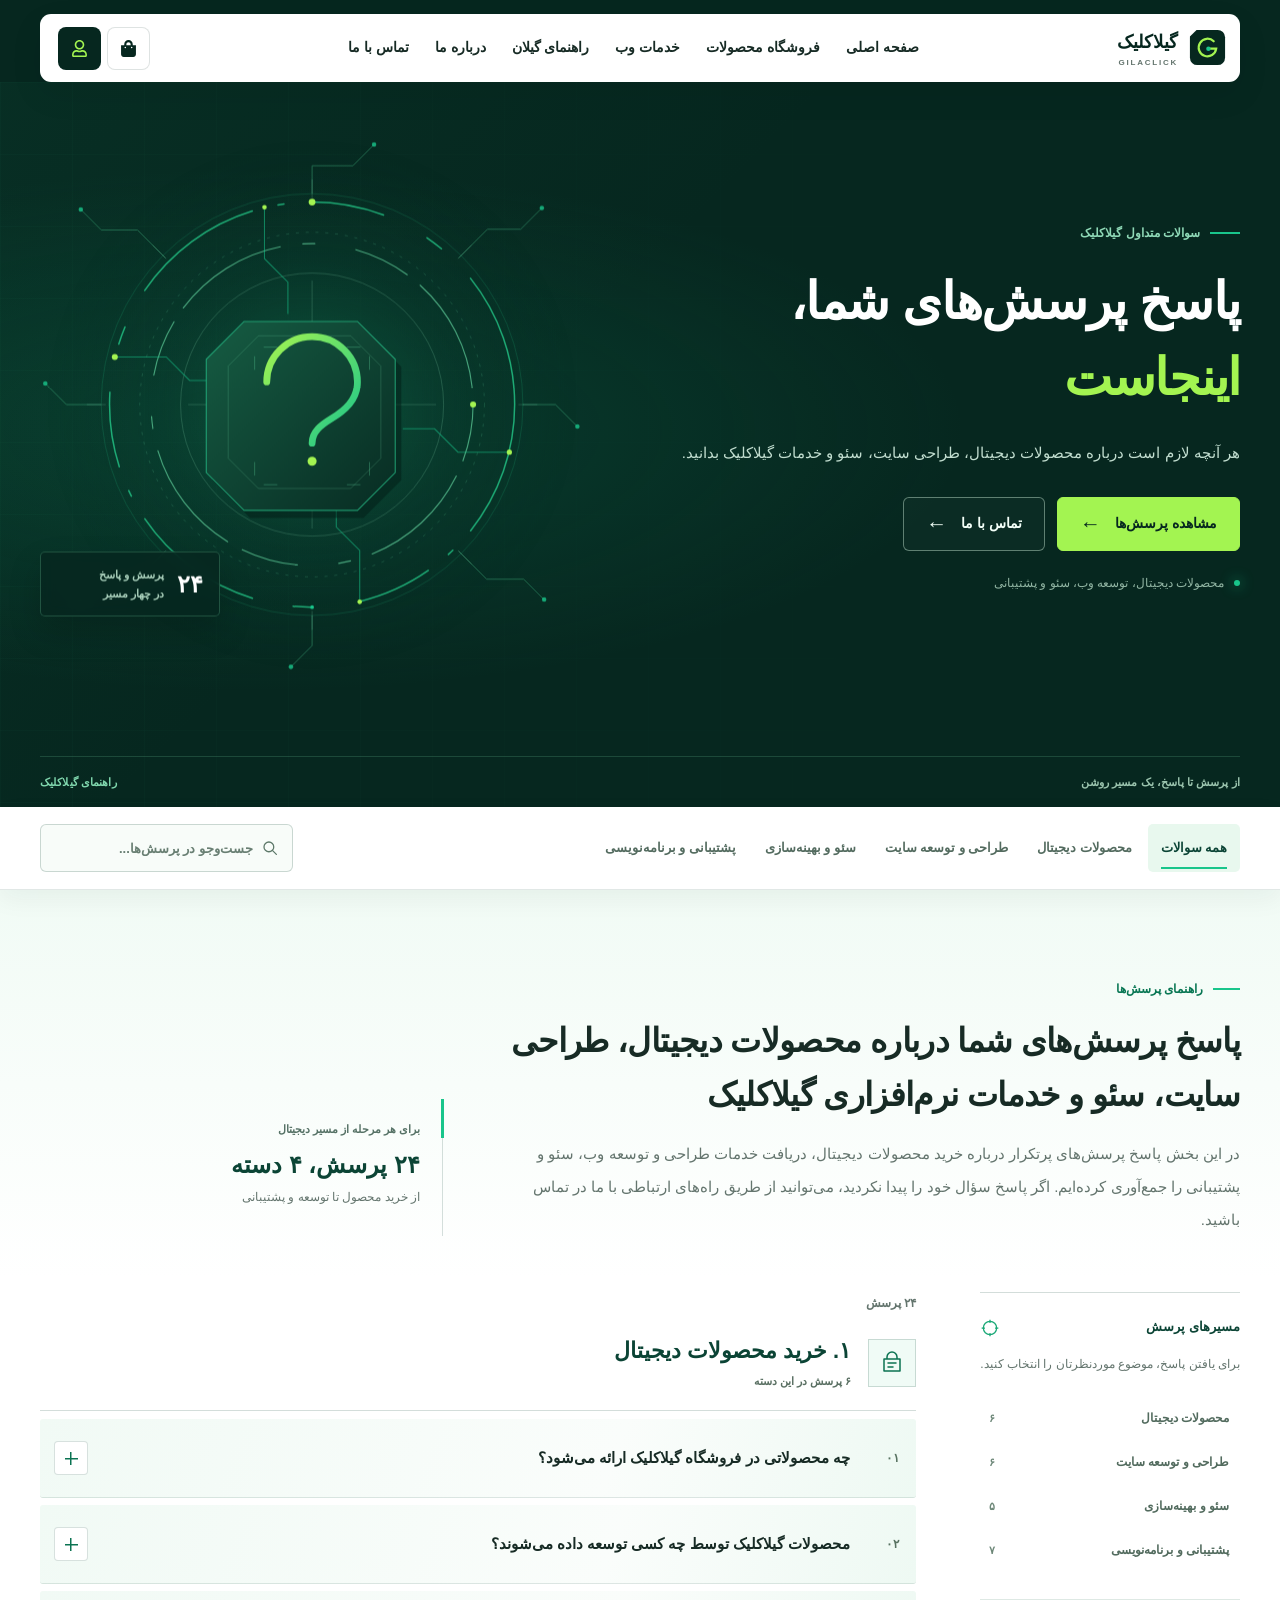
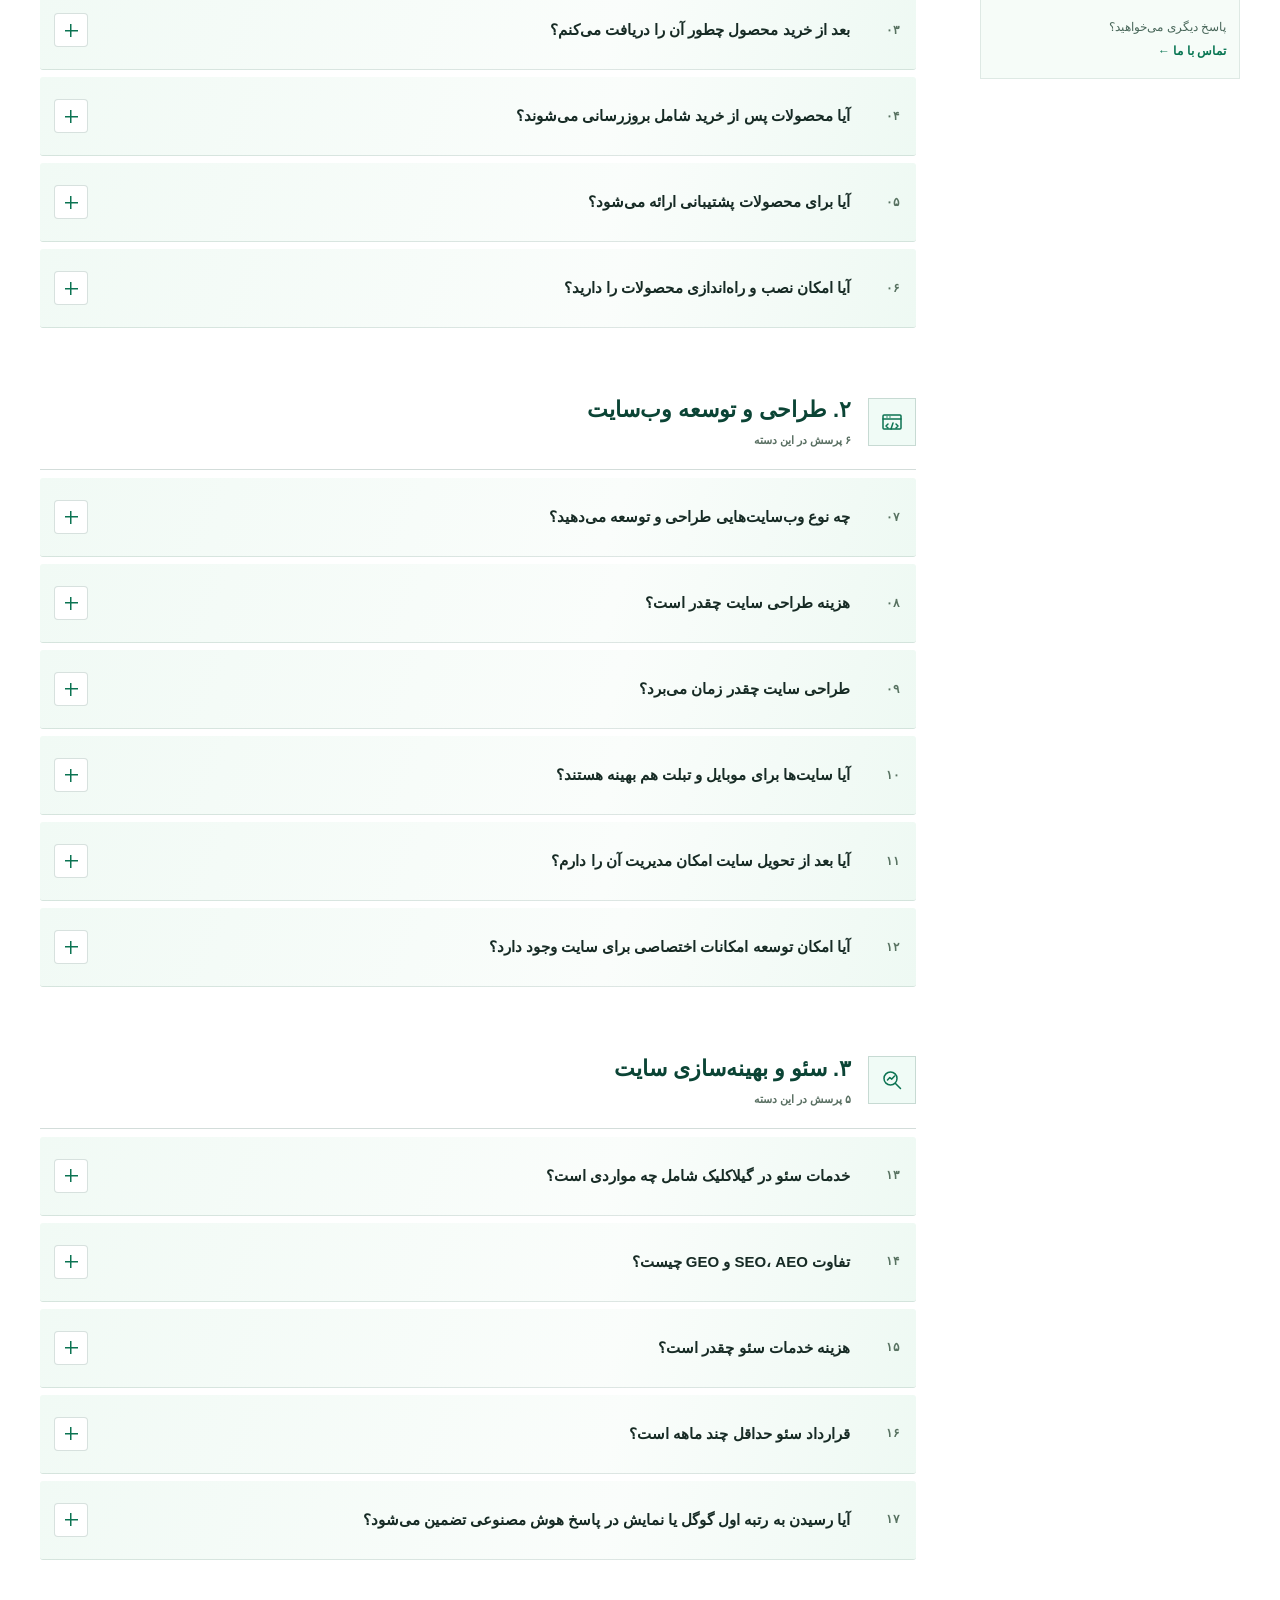
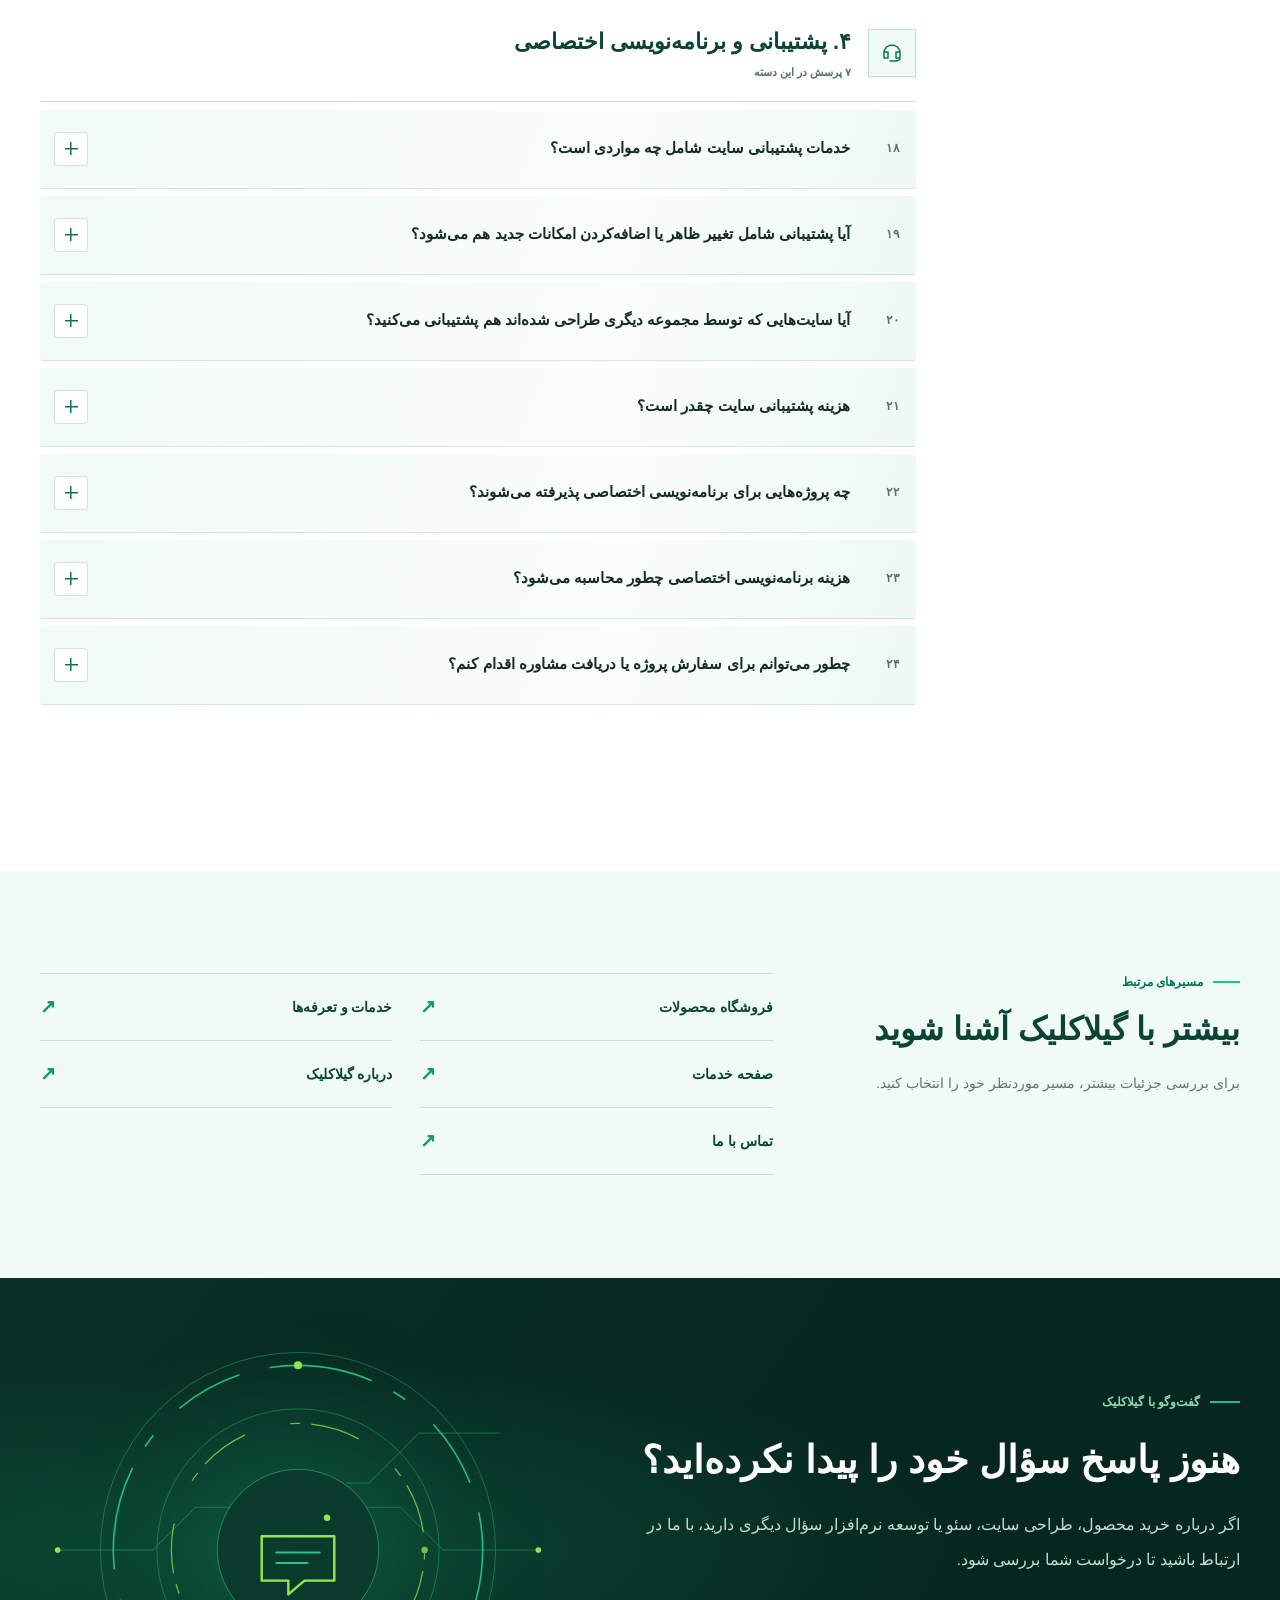
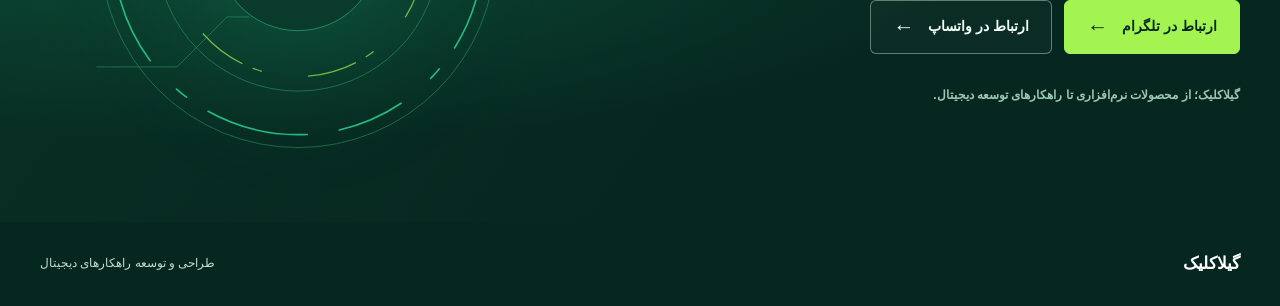
<file: public/assets/aistudio/gilaclick-faq_4618ab0a.html>
<!doctype html>
<html lang="fa" dir="rtl">
<head>
<meta charset="utf-8">
<meta name="viewport" content="width=device-width, initial-scale=1">
<title>سوالات متداول گیلاکلیک | محصولات، طراحی سایت و سئو</title>
<meta name="description" content="پاسخ پرسش‌های متداول درباره خرید محصولات دیجیتال، طراحی و توسعه سایت، سئو، پشتیبانی و برنامه‌نویسی اختصاصی گیلاکلیک.">
<link rel="canonical" href="https://gilaclick.ir/faq/">
<link rel="icon" href="assets/img/favicon.svg" type="image/svg+xml">
<meta property="og:type" content="website">
<meta property="og:title" content="سوالات متداول گیلاکلیک | محصولات، طراحی سایت و سئو">
<meta property="og:description" content="پاسخ پرسش‌های متداول درباره خرید محصولات دیجیتال، طراحی و توسعه سایت، سئو، پشتیبانی و برنامه‌نویسی اختصاصی گیلاکلیک.">
<meta property="og:url" content="https://gilaclick.ir/faq/">
</head>
<body style="margin:0">
<div class="e-con e-con-full gf-page">
<div class="elementor-widget elementor-widget-html gf-system"><div class="elementor-widget-container"><style>
/* FAQ only. Peyda is registered by the existing WordPress site; no font data is embedded. */
.gf-page {
  --gf-ink: #06271f;
  --gf-deep: #0b4435;
  --gf-green: #19c58b;
  --gf-lime: #a3f451;
  --gf-mint: #f0fbf6;
  --gf-white: #fff;
  --gf-text: #172b25;
  --gf-muted: #64756e;
  --gf-wrap: 1240px;
  --gf-gutter: clamp(20px, 4vw, 40px);
  --gf-ease: cubic-bezier(.22, 1, .36, 1);
  --gf-admin-offset: 0px;
  --gf-header-height: 82px;
  --gf-controls-height: 82px;
  --gf-scroll-offset: calc(var(--gf-admin-offset) + var(--gf-header-height) + var(--gf-controls-height) + 20px);
  direction: rtl;
  text-align: right;
  isolation: isolate;
  color: var(--gf-text);
  background: #fff;
  font-family: 'peyda', Tahoma, sans-serif !important;
  font-size: 16px;
  line-height: 1.9;
}
.gf-page, .gf-page *, .gf-page *::before, .gf-page *::after { box-sizing: border-box; }
.gf-page.e-con, .gf-page .e-con {
  --padding-top: 0px; --padding-right: 0px; --padding-bottom: 0px; --padding-left: 0px;
  --gap: 0px; --row-gap: 0px; --column-gap: 0px; --content-width: 100%;
  min-width: 0; min-height: 0; max-width: none; margin: 0; padding: 0; gap: 0;
  display: flex; flex-direction: column; flex-wrap: nowrap;
}
.gf-page .elementor-widget { min-width: 0; max-width: 100%; margin: 0; }
.gf-page .elementor-widget-container { margin: 0; padding: 0; }
.gf-page :is(.elementor-heading-title, p) { margin: 0; padding: 0; color: inherit; font: inherit; line-height: inherit; letter-spacing: normal; text-transform: none; }
.gf-page :is(.elementor-heading-title, .elementor-button, .elementor-button-text, p, h1, h2, h3, h4, h5, h6, li, span, strong, small, a, input, button, textarea, select) { font-family: 'peyda', Tahoma, sans-serif !important; }
.gf-page a { color: inherit; text-decoration: none; }
.gf-page svg { display: block; }
.gf-page [hidden] { display: none !important; }
.gf-page .gf-system { display: none; }
.gf-page .ga-wrap, .gf-page .gf-wrap { width: min(var(--gf-wrap), calc(100% - 2 * var(--gf-gutter))); max-width: var(--gf-wrap); margin-inline: auto; }
.gf-page :focus-visible { outline: 3px solid #087652; outline-offset: 4px; }
.gf-page :is(.ga-header, .gf-dark) :focus-visible { outline-color: var(--gf-green); }
.gf-page .ga-skip .elementor-button { position: fixed; top: 10px; right: 10px; z-index: 99999; transform: translateY(-170%); padding: 11px 17px; background: var(--gf-lime); color: var(--gf-ink); border-radius: 5px; }
.gf-page .ga-skip .elementor-button:focus { transform: translateY(0); }

/* Same header/footer pattern as the About and Contact pages, scoped to this page. */
.gf-page .ga-header { position: sticky; top: var(--gf-admin-offset); z-index: 80; background: #06271f; padding: 14px 0 0; }
.gf-page .ga-header-inner { position: relative; display: flex; flex-direction: row; align-items: center; gap: 26px; min-height: 68px; padding: 10px 14px 10px 18px; background: #fff; border-radius: 11px; box-shadow: 0 12px 32px rgba(0, 0, 0, .08); }
.gf-page .ga-logo { flex: none; }
.gf-page.gf-page .ga-header .ga-logo .elementor-button { position: relative; display: flex; align-items: center; min-height: 44px; padding: 0 48px 10px 0; border: 0; background: transparent; color: #06271f; font-size: 18px; font-weight: 900; line-height: 1.1; }
.gf-page .ga-logo .elementor-button::before { content: ''; position: absolute; right: 0; top: 3px; width: 37px; height: 37px; background: center/contain no-repeat url("data:image/svg+xml,%3Csvg xmlns='http://www.w3.org/2000/svg' viewBox='0 0 40 40'%3E%3Cpath fill='%2306271f' d='M9 1h22a8 8 0 0 1 8 8v22a8 8 0 0 1-8 8H9a8 8 0 0 1-8-8V8.2L8.2 1Z'/%3E%3Cpath fill='none' stroke='%23a3f451' stroke-linecap='round' stroke-width='2.4' d='M26.7 13.3A9.5 9.5 0 1 0 29.4 21.3H23.2'/%3E%3Ccircle cx='21' cy='21.3' r='2.4' fill='%2319c58b'/%3E%3C/svg%3E"); }
.gf-page .ga-logo .elementor-button::after { content: 'GILACLICK'; position: absolute; right: 48px; bottom: 3px; direction: ltr; color: #64756e; font: 700 8px/1 'peyda', Tahoma, sans-serif; letter-spacing: .22em; }
.gf-page .ga-primary-nav { flex: 1 1 auto; width: auto; display: flex; flex-direction: row; align-items: center; justify-content: center; gap: 4px; }
.gf-page.gf-page .ga-header .ga-nav-link .elementor-button { position: relative; display: inline-flex; align-items: center; min-height: 42px; padding: 8px 11px; border: 0; border-radius: 5px; background: transparent; color: #172b25; font-size: 13.5px; font-weight: 700; line-height: 1.4; white-space: nowrap; }
.gf-page.gf-page .ga-header .ga-nav-link .elementor-button:hover, .gf-page.gf-page .ga-header .ga-nav-link .elementor-button:focus-visible { background: #f0fbf6; color: #0b6047; }
.gf-page .ga-header-actions { display: flex; flex-direction: row; align-items: center; gap: 6px; flex: none; width: auto; }
.gf-page.gf-page .ga-header .ga-icon-button .elementor-button { display: flex; align-items: center; justify-content: center; width: 43px; height: 43px; padding: 0; border: 1px solid rgba(6, 39, 31, .13); border-radius: 8px; background: #fff; color: #06271f; fill: #06271f; }
.gf-page.gf-page .ga-header .ga-icon-button.ga-account .elementor-button { background: #06271f; color: #a3f451; fill: #a3f451; }
.gf-page.gf-page .ga-header .ga-icon-button .elementor-button:hover, .gf-page.gf-page .ga-header .ga-icon-button .elementor-button:focus-visible { border-color: #19c58b; background: #eaf9ef; color: #0b4435; fill: #0b4435; }
.gf-page .ga-icon-button .elementor-button-content-wrapper, .gf-page .ga-icon-button .elementor-button-icon { display: flex; align-items: center; justify-content: center; line-height: 1; }
.gf-page .ga-icon-button svg { width: 17px; height: 17px; fill: currentColor; }
.gf-page .ga-icon-button :is(.fa, .fas) { font-family: 'Font Awesome 5 Free' !important; font-weight: 900; }
.gf-page .ga-icon-button .far { font-family: 'Font Awesome 5 Free' !important; font-weight: 400; }
.gf-page .ga-icon-button .elementor-button-text { position: absolute !important; width: 1px !important; height: 1px !important; margin: -1px !important; padding: 0 !important; overflow: hidden !important; clip: rect(0, 0, 0, 0) !important; white-space: nowrap !important; border: 0 !important; }
.gf-page .ga-menu-toggle { display: none; }
.gf-page .ga-footer { background: #06271f; color: #c5dbce; }
.gf-page .ga-footer-inner { display: flex; flex-direction: row; align-items: center; justify-content: space-between; gap: 18px; padding: 26px 0; }
.gf-page .ga-footer-brand { font-weight: 900; color: #fff; font-size: 17px; }
.gf-page .ga-footer-note { font-size: 12px; }
body.admin-bar .gf-page { --gf-admin-offset: 32px; }

/* Hero: editorial type meets an animated technical instrument. */
.gf-page .gf-hero { position: relative; overflow: hidden; display: block; color: #f5fff8; background: #06271f; }
.gf-page .gf-hero::before { content: ''; position: absolute; inset: 0; pointer-events: none; background: radial-gradient(ellipse at 20% 48%, rgba(15, 123, 88, .27), transparent 49%), linear-gradient(135deg, rgba(18, 100, 72, .12), transparent 42%); }
.gf-page .gf-hero::after { content: ''; position: absolute; inset: 0; pointer-events: none; opacity: .14; background-image: linear-gradient(rgba(66, 185, 135, .22) 1px, transparent 1px), linear-gradient(90deg, rgba(66, 185, 135, .22) 1px, transparent 1px); background-size: 72px 72px; mask-image: linear-gradient(to left, transparent 20%, #000 100%); }
.gf-page.gf-page .gf-hero-layout { position: relative; z-index: 1; display: grid; grid-template-columns: minmax(0, 1fr) minmax(0, .9fr); gap: clamp(24px, 4vw, 58px); align-items: center; min-height: 590px; padding-block: 55px 75px; }
.gf-page.gf-page .gf-hero-copy { display: flex; flex-direction: column; align-items: flex-start; gap: 22px; position: relative; z-index: 2; }
.gf-page .gf-eyebrow .elementor-heading-title { display: flex; align-items: center; gap: 10px; color: #8fd9b7; font-size: 12px; font-weight: 800; line-height: 1.5; }
.gf-page .gf-eyebrow .elementor-heading-title::before { content: ''; width: 30px; height: 2px; background: #19c58b; }
.gf-page .gf-hero-title .elementor-heading-title { max-width: 660px; color: #fff; font-size: clamp(37px, 4vw, 62px); font-weight: 900; line-height: 1.48; letter-spacing: -.025em; }
.gf-page .gf-hero-title em { color: var(--gf-lime); font-style: normal; }
.gf-page .gf-hero-lead .elementor-heading-title { max-width: 570px; color: #c1ddcf; font-size: clamp(15px, 1.15vw, 17px); font-weight: 450; line-height: 2.15; }
.gf-page.gf-page .gf-actions { display: flex; flex-direction: row; flex-wrap: wrap; align-items: stretch; gap: 12px; width: fit-content; max-width: 100%; margin-top: 5px; }
.gf-page.gf-page .gf-button .elementor-button { display: inline-flex; align-items: center; justify-content: center; gap: 14px; min-height: 54px; padding: 13px 22px; border: 1px solid #a3f451; border-radius: 6px; background: #a3f451; color: #06271f !important; font-size: 14px; font-weight: 800; line-height: 1.5; box-shadow: none; transition: background .28s, color .28s, box-shadow .28s, transform .28s; }
.gf-page.gf-page .gf-button .elementor-button::after { content: '←'; font: 400 21px/1 'peyda', Tahoma, sans-serif; transition: transform .28s; }
.gf-page.gf-page .gf-button .elementor-button:hover, .gf-page.gf-page .gf-button .elementor-button:focus-visible { background: #b8f779; color: #06271f !important; box-shadow: 0 12px 34px -9px rgba(163, 244, 81, .46); transform: translateY(-2px); }
.gf-page.gf-page .gf-button .elementor-button:hover::after { transform: translateX(-5px); }
.gf-page.gf-page .gf-button-outline .elementor-button { background: rgba(255, 255, 255, .025); color: #f3fff8 !important; border-color: rgba(213, 245, 225, .42); }
.gf-page.gf-page .gf-button-outline .elementor-button:hover, .gf-page.gf-page .gf-button-outline .elementor-button:focus-visible { background: #f0fbf6; color: #06271f !important; border-color: #f0fbf6; }
.gf-page .gf-button .elementor-button-content-wrapper { display: inline-flex; align-items: center; gap: 8px; }
.gf-page :is(.gf-button, .gf-related-link) .elementor-button-text { color: inherit !important; }
.gf-page .gf-hero-note .elementor-heading-title { display: flex; gap: 10px; align-items: center; color: #91b5a3; font-size: 12px; line-height: 1.8; }
.gf-page .gf-hero-note .elementor-heading-title::before { content: ''; width: 6px; height: 6px; background: #19c58b; border-radius: 50%; box-shadow: 0 0 13px rgba(25, 197, 139, .9); }
.gf-page .gf-hero-art { position: relative; width: 100%; max-width: 590px; justify-self: center; aspect-ratio: 1; transform: translate3d(var(--gf-pointer-x, 0px), calc(var(--gf-pointer-y, 0px) + var(--gf-scroll-shift, 0px)), 0); will-change: transform; }
.gf-page .gf-hero-art svg, .gf-page .gf-cta-art svg { width: 100%; height: 100%; overflow: visible; }
.gf-page .gf-hero-badge { position: absolute; z-index: 2; left: 0; bottom: 11%; display: flex; align-items: center; gap: 13px; min-width: 180px; padding: 13px 16px; border: 1px solid rgba(112, 210, 161, .26); border-radius: 5px; background: rgba(6, 39, 31, .84); box-shadow: 0 15px 32px rgba(0, 0, 0, .18); backdrop-filter: blur(8px); }
.gf-page .gf-hero-badge strong { color: #fff; font-size: 24px; line-height: 1; font-weight: 900; }
.gf-page .gf-hero-badge span { color: #a9cfbb; font-size: 11px; font-weight: 700; line-height: 1.7; }
.gf-page .gf-hero-bottom { position: relative; z-index: 2; width: min(var(--gf-wrap), calc(100% - 2 * var(--gf-gutter))); margin: 0 auto; border-top: 1px solid rgba(123, 210, 164, .2); }
.gf-page .gf-hero-bottom p { display: flex; align-items: center; justify-content: space-between; gap: 12px; min-height: 50px; color: #9cc5af; font-size: 11px; font-weight: 600; letter-spacing: .01em; }
.gf-page .gf-hero-bottom b { color: #80d7ae; font-weight: 700; }

/* Sticky categories + live search. Horizontal scrolling is preserved on touch. */
.gf-page .gf-controls { position: sticky; z-index: 70; top: calc(var(--gf-admin-offset) + var(--gf-header-height)); display: block; background: rgba(255, 255, 255, .96); border-bottom: 1px solid rgba(11, 68, 53, .12); box-shadow: 0 9px 24px rgba(6, 39, 31, .05); backdrop-filter: blur(12px); }
.gf-page .gf-controls-inner { display: flex; flex-direction: row; align-items: center; gap: 22px; min-height: 82px; }
.gf-page .gf-tabs { display: flex; flex: 1 1 auto; gap: 3px; min-width: 0; overflow-x: auto; overscroll-behavior-inline: contain; scrollbar-width: thin; scrollbar-color: #aedbc1 transparent; }
.gf-page .gf-tab { position: relative; display: inline-flex; align-items: center; justify-content: center; flex: none; min-height: 48px; padding: 10px 13px; border: 0; border-radius: 5px; color: #536b5f; font: 700 12.5px/1.5 'peyda', Tahoma, sans-serif; white-space: nowrap; transition: color .2s, background .2s; }
.gf-page .gf-tab:hover, .gf-page .gf-tab:focus-visible { color: #0b4435; background: #eef9f2; }
.gf-page .gf-tab[aria-pressed='true'] { color: #0b4435; background: #e8f8ee; }
.gf-page .gf-tab[aria-pressed='true']::after { content: ''; position: absolute; inset-inline: 13px; bottom: 3px; height: 2px; background: #19c58b; }
.gf-page .gf-search { position: relative; flex: 0 0 253px; display: flex; align-items: center; height: 48px; border: 1px solid rgba(11, 68, 53, .2); border-radius: 6px; background: #f8fcf9; transition: border-color .2s, box-shadow .2s, background .2s; }
.gf-page .gf-search:focus-within { border-color: #087652; background: #fff; box-shadow: 0 0 0 3px rgba(25, 197, 139, .14); }
.gf-page .gf-search-icon { width: 18px; height: 18px; margin-inline: 13px 8px; flex: none; color: #5d7869; }
.gf-page .gf-search input { width: 100%; min-width: 0; height: 100%; padding: 0; border: 0; outline: 0; color: #172b25; background: transparent; font-size: 13px; font-weight: 600; }
.gf-page .gf-search input::placeholder { color: #697f73; opacity: 1; }
.gf-page .gf-search input::-webkit-search-cancel-button { display: none; }
.gf-page .gf-search-clear { flex: none; display: grid; place-items: center; width: 40px; height: 40px; margin-inline: 2px; border: 0; border-radius: 4px; background: transparent; color: #496758; font-size: 22px; cursor: pointer; }
.gf-page .gf-search-clear:hover { background: #e6f6eb; color: #06271f; }
.gf-page:not(.gf-js):not(.gf-prejs) .gf-search { display: none; }
.gf-page .gf-sr-only { position: absolute !important; width: 1px; height: 1px; padding: 0; margin: -1px; overflow: hidden; clip: rect(0, 0, 0, 0); white-space: nowrap; border: 0; }

/* Intro and the information architecture around the answers. */
.gf-page .gf-intro { display: block; padding-block: clamp(72px, 7vw, 112px) 42px; background: linear-gradient(180deg, #f1fbf5 0%, #fff 100%); scroll-margin-top: var(--gf-scroll-offset); }
.gf-page.gf-page .gf-intro-layout { display: grid; grid-template-columns: minmax(0, 1fr) minmax(240px, .55fr); align-items: end; gap: clamp(30px, 5vw, 80px); }
.gf-page .gf-kicker .elementor-heading-title { display: flex; align-items: center; gap: 10px; color: #087653; font-size: 12px; font-weight: 800; line-height: 1.5; }
.gf-page .gf-kicker .elementor-heading-title::before { content: ''; display: block; width: 27px; height: 2px; background: #19c58b; }
.gf-page.gf-page .gf-intro-copy { display: flex; flex-direction: column; gap: 16px; }
.gf-page .gf-intro-title .elementor-heading-title { max-width: 780px; font-size: clamp(25px, 2.55vw, 38px); font-weight: 900; line-height: 1.65; letter-spacing: -.02em; }
.gf-page .gf-intro-text .elementor-heading-title { max-width: 750px; color: var(--gf-muted); font-size: 15px; font-weight: 450; line-height: 2.2; }
.gf-page .gf-intro-mark { position: relative; min-height: 137px; padding: 20px 22px; border-right: 1px solid rgba(11, 68, 53, .17); }
.gf-page .gf-intro-mark::before { content: ''; position: absolute; top: 0; right: -2px; width: 3px; height: 39px; background: #19c58b; }
.gf-page .gf-intro-mark small { display: block; color: #557165; font-size: 11px; font-weight: 700; }
.gf-page .gf-intro-mark strong { display: block; margin-top: 5px; color: #0b4435; font-size: 24px; font-weight: 900; line-height: 1.7; }
.gf-page .gf-intro-mark span { display: block; color: #64756e; font-size: 12px; }
.gf-page .gf-directory { display: block; padding: 14px 0 clamp(82px, 8vw, 130px); background: #fff; scroll-margin-top: var(--gf-scroll-offset); }
.gf-page.gf-page .gf-directory-layout { display: grid; grid-template-columns: minmax(210px, 260px) minmax(0, 1fr); gap: clamp(30px, 5vw, 76px); align-items: start; }
.gf-page .gf-aside { position: sticky; top: calc(var(--gf-scroll-offset) + 4px); padding: 22px 0 0; border-top: 1px solid rgba(11, 68, 53, .18); }
.gf-page .gf-aside-top { display: flex; justify-content: space-between; align-items: center; color: #0b4435; font-size: 13px; font-weight: 850; }
.gf-page .gf-aside-top svg { width: 20px; height: 20px; color: #19a876; }
.gf-page .gf-aside p { margin-top: 12px; color: #64756e; font-size: 12px; line-height: 2; }
.gf-page .gf-aside-list { display: flex; flex-direction: column; gap: 2px; margin-top: 21px; }
.gf-page .gf-aside-list a { display: flex; justify-content: space-between; align-items: center; min-height: 42px; padding: 6px 9px; border-right: 2px solid transparent; color: #526b5e; font-size: 12px; font-weight: 700; transition: color .2s, background .2s, border-color .2s; }
.gf-page .gf-aside-list a:hover, .gf-page .gf-aside-list a[aria-pressed='true'] { border-color: #19c58b; color: #0b4435; background: #f0fbf6; }
.gf-page .gf-aside-list span { color: #6e8879; font-size: 11px; }
.gf-page .gf-aside-bottom { margin-top: 28px; padding: 15px 13px; border: 1px solid rgba(11, 68, 53, .1); background: #f6fcf8; color: #49675a; font-size: 12px; line-height: 2; }
.gf-page .gf-aside-bottom a { display: inline-block; color: #087653; font-weight: 800; }
.gf-page.gf-page .gf-content { min-width: 0; }
.gf-page .gf-results { min-height: 26px; margin: 0 0 15px; color: #64756e; font-size: 12px; font-weight: 700; }
.gf-page .gf-results b { color: #0b4435; }
.gf-page .gf-empty { padding: 34px; border-right: 3px solid #19c58b; background: #f1fbf5; color: #365649; font-size: 15px; }
.gf-page .gf-empty strong { display: block; margin-bottom: 5px; color: #0b4435; font-size: 18px; }
.gf-page .gf-empty button { margin-top: 15px; padding: 10px 15px; border: 1px solid #0b4435; border-radius: 4px; color: #0b4435; background: transparent; font: 800 13px/1.5 'peyda', Tahoma, sans-serif; cursor: pointer; }
.gf-page .gf-empty button:hover { background: #0b4435; color: #fff; }
.gf-page.gf-page .gf-group { display: flex; flex-direction: column; margin-bottom: clamp(48px, 5vw, 72px); scroll-margin-top: var(--gf-scroll-offset); }
.gf-page.gf-page .gf-group-head { display: flex; flex-direction: row; align-items: center; gap: 17px; padding: 0 0 18px; border-bottom: 1px solid rgba(11, 68, 53, .18); }
.gf-page .gf-group-symbol { display: grid; place-items: center; width: 48px; height: 48px; flex: none; border: 1px solid rgba(11, 68, 53, .18); color: #0b7352; background: #f0fbf6; }
.gf-page .gf-group-symbol svg { width: 24px; height: 24px; }
.gf-page .gf-group-title .elementor-heading-title { color: #0b4435; font-size: clamp(20px, 1.7vw, 25px); font-weight: 900; line-height: 1.65; }
.gf-page .gf-group-meta .elementor-heading-title { margin-top: 2px; color: #596f62; font-size: 11px; font-weight: 700; }
.gf-page.gf-page .gf-items { display: flex; flex-direction: column; gap: 7px; padding-top: 8px; }
.gf-page.gf-page .gf-item { position: relative; display: flex; flex-direction: column; margin: 0; border-bottom: 1px solid rgba(11, 68, 53, .12); border-radius: 3px; background: linear-gradient(110deg, #f1faf5, #fafdfb 65%, #eef9f3); transition: background .28s, box-shadow .28s; }
.gf-page .gf-item::before { content: ''; position: absolute; top: 12px; bottom: 12px; right: 0; width: 2px; background: #19c58b; opacity: 0; transform: scaleY(.4); transition: opacity .28s, transform .28s; }
.gf-page .gf-item:hover, .gf-page .gf-item.gf-open { background: linear-gradient(90deg, rgba(240, 251, 246, .86), rgba(246, 253, 248, .76)); box-shadow: inset 0 0 0 1px rgba(25, 197, 139, .05); }
.gf-page .gf-item:hover::before, .gf-page .gf-item.gf-open::before { opacity: 1; transform: scaleY(1); }
.gf-page .gf-question .elementor-heading-title, .gf-page .gf-accordion-trigger { display: grid; grid-template-columns: 37px minmax(0, 1fr) 36px; align-items: center; gap: 12px; width: 100%; min-height: 78px; padding: 17px 17px 17px 12px; color: #172b25; text-align: right; font-size: 15px; font-weight: 800; line-height: 1.9; }
.gf-page .gf-accordion-trigger { border: 0; border-radius: 0; background: transparent; cursor: pointer; }
.gf-page.gf-js .gf-question .elementor-heading-title { display: block; min-height: 0; padding: 0; }
.gf-page:not(.gf-js) .gf-question .elementor-heading-title::before,
.gf-page .gf-accordion-trigger::before { content: var(--gf-number, ''); color: #587261; font-size: 12px; font-weight: 700; letter-spacing: .04em; }
.gf-page:not(.gf-js) .gf-question .elementor-heading-title::after,
.gf-page .gf-accordion-trigger::after { content: ''; width: 34px; height: 34px; border: 1px solid rgba(11, 68, 53, .16); border-radius: 4px; background: linear-gradient(#0b7352, #0b7352) center/13px 1.5px no-repeat, linear-gradient(#0b7352, #0b7352) center/1.5px 13px no-repeat, #fff; transition: border-color .28s, background-color .28s, transform .32s var(--gf-ease); }
.gf-page .gf-item.gf-open .gf-accordion-trigger::after { border-color: #19c58b; background-color: #daf7e5; transform: rotate(45deg); }
.gf-page .gf-answer { color: #526a5d; font-size: 14.5px; font-weight: 450; line-height: 2.2; }
.gf-page .gf-answer > .elementor-widget-container { padding: 0 66px 24px 60px; }
.gf-page .gf-answer p + p, .gf-page .gf-answer p + ul, .gf-page .gf-answer ul + p { margin-top: 12px; }
.gf-page .gf-answer ul { margin: 12px 0; padding: 0 20px 0 0; list-style: disc; }
.gf-page .gf-answer li + li { margin-top: 4px; }
.gf-page .gf-answer li::marker { color: #159e70; }
.gf-page .gf-answer strong { color: #0b4435; font-weight: 850; }
.gf-page .gf-answer a { color: #087653; text-decoration: underline; text-underline-offset: 3px; }
.gf-page.gf-prejs:not(.gf-js) .gf-answer { display: none; }

.gf-page .gf-n01 { --gf-number: '۰۱'; }
.gf-page .gf-n02 { --gf-number: '۰۲'; }
.gf-page .gf-n03 { --gf-number: '۰۳'; }
.gf-page .gf-n04 { --gf-number: '۰۴'; }
.gf-page .gf-n05 { --gf-number: '۰۵'; }
.gf-page .gf-n06 { --gf-number: '۰۶'; }
.gf-page .gf-n07 { --gf-number: '۰۷'; }
.gf-page .gf-n08 { --gf-number: '۰۸'; }
.gf-page .gf-n09 { --gf-number: '۰۹'; }
.gf-page .gf-n10 { --gf-number: '۱۰'; }
.gf-page .gf-n11 { --gf-number: '۱۱'; }
.gf-page .gf-n12 { --gf-number: '۱۲'; }
.gf-page .gf-n13 { --gf-number: '۱۳'; }
.gf-page .gf-n14 { --gf-number: '۱۴'; }
.gf-page .gf-n15 { --gf-number: '۱۵'; }
.gf-page .gf-n16 { --gf-number: '۱۶'; }
.gf-page .gf-n17 { --gf-number: '۱۷'; }
.gf-page .gf-n18 { --gf-number: '۱۸'; }
.gf-page .gf-n19 { --gf-number: '۱۹'; }
.gf-page .gf-n20 { --gf-number: '۲۰'; }
.gf-page .gf-n21 { --gf-number: '۲۱'; }
.gf-page .gf-n22 { --gf-number: '۲۲'; }
.gf-page .gf-n23 { --gf-number: '۲۳'; }
.gf-page .gf-n24 { --gf-number: '۲۴'; }

/* Editorial link rail and a second, independently animated orbit. */
.gf-page .gf-related { display: block; padding: clamp(74px, 8vw, 115px) 0; background: #f0fbf6; }
.gf-page.gf-page .gf-related-layout { display: grid; grid-template-columns: minmax(230px, .55fr) minmax(0, 1fr); gap: clamp(30px, 5vw, 75px); align-items: start; }
.gf-page.gf-page .gf-related-copy { display: flex; flex-direction: column; gap: 13px; }
.gf-page .gf-related-title .elementor-heading-title { color: #0b4435; font-size: clamp(25px, 2.5vw, 34px); font-weight: 900; line-height: 1.6; }
.gf-page .gf-related-text .elementor-heading-title { color: #64756e; font-size: 14px; line-height: 2.1; }
.gf-page.gf-page .gf-related-links { display: grid; grid-template-columns: repeat(2, minmax(0, 1fr)); gap: 0 28px; border-top: 1px solid rgba(11, 68, 53, .16); }
.gf-page.gf-page .gf-related-link .elementor-button { display: flex; align-items: center; justify-content: space-between; gap: 10px; width: 100%; min-height: 67px; padding: 12px 0; border: 0; border-bottom: 1px solid rgba(11, 68, 53, .16); border-radius: 0; color: #0b4435 !important; background: transparent; font-size: 14px; font-weight: 800; transition: color .2s, padding .2s; }
.gf-page .gf-related-link .elementor-button-content-wrapper { display: inline-flex; line-height: 1.9; text-align: start; }
.gf-page.gf-page .gf-related-link .elementor-button::after { content: '↗'; color: #12966a; font-size: 19px; }
.gf-page.gf-page .gf-related-link .elementor-button:hover { padding-inline-start: 7px; color: #087653 !important; }
.gf-page .gf-final { position: relative; display: block; overflow: hidden; color: #f5fff8; background: #06271f; }
.gf-page .gf-final::before { content: ''; position: absolute; inset: 0; background: radial-gradient(ellipse at 20% 50%, rgba(20, 132, 91, .32), transparent 50%), linear-gradient(125deg, rgba(21, 94, 65, .18), transparent 60%); }
.gf-page.gf-page .gf-final-layout { position: relative; z-index: 2; display: grid; grid-template-columns: minmax(0, 1fr) minmax(0, .8fr); gap: 40px; align-items: center; min-height: 450px; padding-block: clamp(80px, 9vw, 130px); }
.gf-page.gf-page .gf-final-copy { display: flex; flex-direction: column; align-items: flex-start; gap: 18px; }
.gf-page .gf-final-title .elementor-heading-title { color: #fff; font-size: clamp(29px, 3vw, 43px); font-weight: 900; line-height: 1.6; }
.gf-page .gf-final-text .elementor-heading-title { max-width: 620px; color: #c5ddd0; font-size: 15.5px; line-height: 2.2; }
.gf-page .gf-final-sign .elementor-heading-title { padding-top: 12px; color: #9cc7b1; font-size: 12px; font-weight: 700; }
.gf-page .gf-cta-art { position: relative; width: 100%; max-width: 500px; justify-self: center; aspect-ratio: 1; margin: -100px 0; opacity: .92; }
/* Elementor's container widget rule otherwise overrides these limits. */
.gf-page.gf-page .elementor-widget.gf-cta-art { max-width: 500px; margin-block-end: -100px; }
.gf-page.gf-page .elementor-widget.gf-hero-art { max-width: 590px; }

/* Real motion, gated by viewport and system preference. */
.gf-page .gf-orbit-cw, .gf-page .gf-orbit-ccw { transform-box: view-box; transform-origin: 50% 50%; }
.gf-page.gf-motion .gf-orbit-cw { animation: gf-spin 48s linear infinite; }
.gf-page.gf-motion .gf-orbit-ccw { animation: gf-spin-reverse 32s linear infinite; }
.gf-page.gf-motion .gf-orbit-fast { animation-duration: 22s; }
.gf-page.gf-motion .gf-pulse { animation: gf-pulse 3.4s ease-in-out infinite; }
.gf-page.gf-motion .gf-trace { stroke-dasharray: 1; stroke-dashoffset: 1; }
.gf-page.gf-motion .gf-zone.gf-on .gf-trace { stroke-dashoffset: 0; transition: stroke-dashoffset 2.2s var(--gf-ease); }
.gf-page.gf-motion .gf-zone.gf-on .gf-trace:nth-child(even) { transition-delay: .22s; }
.gf-page.gf-motion .gf-signal { offset-distance: 0%; animation: gf-signal 8s linear infinite; animation-delay: var(--gf-delay, 0s); }
.gf-page.gf-motion .gf-zone.gf-paused :is(.gf-orbit-cw, .gf-orbit-ccw, .gf-pulse, .gf-signal), .gf-page.gf-motion.gf-document-hidden :is(.gf-orbit-cw, .gf-orbit-ccw, .gf-pulse, .gf-signal) { animation-play-state: paused; }
.gf-page.gf-motion .gf-reveal { opacity: 0; transform: translate3d(0, 22px, 0); transition: opacity .62s var(--gf-ease), transform .62s var(--gf-ease); transition-delay: calc(var(--gf-delay-index, 0) * 65ms); }
.gf-page.gf-motion .gf-reveal.gf-visible, .gf-page.gf-motion .gf-reveal:focus-within { opacity: 1; transform: none; }
@keyframes gf-spin { to { transform: rotate(360deg); } }
@keyframes gf-spin-reverse { to { transform: rotate(-360deg); } }
@keyframes gf-pulse { 0%, 100% { opacity: .35; } 50% { opacity: 1; } }
@keyframes gf-signal { to { offset-distance: 100%; } }

/* Theme button rules can be more specific than a normal component selector. */
body .gf-page button.gf-accordion-trigger.gf-accordion-trigger,
body .gf-page button.gf-accordion-trigger.gf-accordion-trigger:hover,
body .gf-page button.gf-accordion-trigger.gf-accordion-trigger:focus,
body .gf-page button.gf-accordion-trigger.gf-accordion-trigger:active { background: transparent; color: #172b25; border: 0; box-shadow: none; }
body .gf-page button.gf-search-clear.gf-search-clear { padding: 0; background: transparent; color: #496758; border: 0; box-shadow: none; }
body .gf-page button.gf-search-clear.gf-search-clear:hover,
body .gf-page button.gf-search-clear.gf-search-clear:focus-visible { background: #e6f6eb; color: #06271f; }
body .gf-page .gf-empty button[data-gf-clear][data-gf-clear] { background: transparent; color: #0b4435; border: 1px solid #0b4435; box-shadow: none; }
body .gf-page .gf-empty button[data-gf-clear][data-gf-clear]:hover,
body .gf-page .gf-empty button[data-gf-clear][data-gf-clear]:focus-visible { background: #0b4435; color: #fff; }

@media (max-width: 1100px) {
  .gf-page .ga-header-inner { gap: 12px; }
  .gf-page.gf-page .ga-header .ga-nav-link .elementor-button { padding-inline: 7px; font-size: 12.5px; }
  .gf-page .gf-controls-inner { gap: 8px; }
  .gf-page .gf-tab { padding-inline: 9px; font-size: 12px; }
  .gf-page .gf-search { flex-basis: 220px; }
}
@media (max-width: 900px) {
  .gf-page .ga-header-inner { justify-content: space-between; flex-wrap: wrap; }
  .gf-page.gf-js .ga-menu-toggle, .gf-page.gf-prejs .ga-menu-toggle { display: block; }
  .gf-page .ga-primary-nav { order: 3; flex: 1 0 100%; display: flex; flex-direction: column; align-items: stretch; gap: 0; padding: 10px 0 0; background: #fff; }
  .gf-page:is(.gf-js, .gf-prejs) .ga-primary-nav { position: absolute; top: calc(100% + 8px); right: 0; left: 0; order: initial; flex: auto; padding: 10px; border: 1px solid rgba(11, 68, 53, .12); border-radius: 9px; box-shadow: 0 15px 30px rgba(6, 39, 31, .18); }
  .gf-page.gf-prejs:not(.gf-js) .ga-primary-nav { display: none !important; }
  .gf-page.gf-page .ga-header .ga-nav-link .elementor-button { display: flex; justify-content: flex-start; width: 100%; min-height: 44px; padding-inline: 13px; font-size: 14px; }
  .gf-page:not(.gf-js):not(.gf-prejs) .ga-header { position: relative; top: auto; }
  .gf-page.gf-page .gf-hero-layout { min-height: 540px; grid-template-columns: minmax(0, 1fr) minmax(0, .8fr); }
  .gf-page.gf-page .gf-directory-layout { grid-template-columns: minmax(0, 1fr); gap: 20px; }
  .gf-page .gf-aside { display: none; }
  body.elementor-editor-active .gf-page .gf-aside, body.elementor-editor-preview .gf-page .gf-aside { display: block; position: static; }
}
@media (max-width: 720px) {
  .gf-page { --gf-gutter: 20px; --gf-header-height: 72px; --gf-controls-height: 116px; }
  .gf-page .ga-header { padding-top: 9px; }
  .gf-page .ga-header-inner { min-height: 63px; padding: 8px 10px; gap: 8px; }
  .gf-page.gf-page .ga-header .ga-logo .elementor-button { font-size: 16px; }
  .gf-page.gf-page .ga-header .ga-icon-button .elementor-button { width: 38px; height: 38px; }
  .gf-page .ga-footer-inner { align-items: flex-start; flex-direction: column; gap: 6px; }
  .gf-page.gf-page .gf-hero-layout { grid-template-columns: minmax(0, 1fr); gap: 0; min-height: 0; padding-block: 70px 34px; }
  .gf-page.gf-page .gf-hero-copy { gap: 17px; }
  .gf-page .gf-hero-title .elementor-heading-title { font-size: clamp(34px, 8.5vw, 47px); }
  .gf-page .gf-hero-lead .elementor-heading-title { font-size: 15px; }
  .gf-page.gf-page .gf-hero-actions { width: 100%; }
  .gf-page .gf-hero-actions .gf-button { flex: 1 1 0; }
  .gf-page.gf-page .gf-hero-actions .gf-button .elementor-button { width: 100%; padding-inline: 12px; }
  .gf-page .gf-hero-art { width: min(100%, 440px); margin: 7px auto -5px; }
  .gf-page.gf-page .elementor-widget.gf-hero-art { margin-block-end: -5px; }
  .gf-page .gf-hero-badge { left: 0; bottom: 9%; min-width: 150px; padding: 10px 12px; }
  .gf-page .gf-hero-bottom p { font-size: 10px; }
  .gf-page .gf-controls-inner { flex-direction: column; align-items: stretch; gap: 3px; min-height: 0; padding-block: 5px 9px; }
  .gf-page .gf-tabs { flex: none; width: 100%; }
  .gf-page .gf-tab { min-height: 44px; padding: 8px 12px; }
  .gf-page .gf-search { flex: none; width: 100%; height: 44px; }
  .gf-page.gf-page .gf-intro-layout, .gf-page.gf-page .gf-related-layout { grid-template-columns: minmax(0, 1fr); gap: 25px; }
  .gf-page .gf-intro { padding-block: 68px 30px; }
  .gf-page .gf-intro-mark { min-height: 0; padding-block: 5px; }
  .gf-page .gf-intro-mark strong { font-size: 20px; }
  .gf-page .gf-intro-mark span { display: inline; }
  .gf-page .gf-question .elementor-heading-title, .gf-page .gf-accordion-trigger { grid-template-columns: 30px minmax(0, 1fr) 34px; gap: 8px; min-height: 76px; padding: 15px 10px 15px 5px; font-size: 14px; }
  .gf-page .gf-answer > .elementor-widget-container { padding: 0 49px 22px 20px; }
  .gf-page .gf-group-symbol { width: 42px; height: 42px; }
  .gf-page.gf-page .gf-final-layout { grid-template-columns: minmax(0, 1fr); gap: 0; min-height: 0; padding-block: 78px 30px; }
  .gf-page .gf-cta-art { width: min(100%, 420px); margin: -15px auto -35px; opacity: .82; }
  .gf-page.gf-page .elementor-widget.gf-cta-art { margin-block-end: -35px; }
  .gf-page.gf-motion .gf-signal:nth-of-type(n+3) { animation: none; }
}
@media (max-width: 359px) {
  .gf-page { --gf-gutter: 14px; }
  .gf-page.gf-page .ga-header .ga-icon-button .elementor-button { width: 35px; }
  .gf-page.gf-page .gf-hero-actions, .gf-page.gf-page .gf-final-actions { flex-direction: column; align-items: stretch; width: 100%; }
  .gf-page.gf-page .gf-hero-actions .elementor-button, .gf-page.gf-page .gf-final-actions .elementor-button { width: 100%; }
}
@media (prefers-reduced-motion: reduce) {
  .gf-page, .gf-page *, .gf-page *::before, .gf-page *::after { animation: none !important; transition: none !important; scroll-behavior: auto !important; }
  .gf-page.gf-motion .gf-reveal { opacity: 1 !important; transform: none !important; }
  .gf-page .gf-hero-art { transform: none !important; }
  .gf-page .gf-trace { stroke-dashoffset: 0 !important; }
}
/* Editing remains usable: all answers are visible and controls do not pin the canvas. */
body.elementor-editor-active .gf-page .ga-header, body.elementor-editor-preview .gf-page .ga-header,
body.elementor-editor-active .gf-page .gf-controls, body.elementor-editor-preview .gf-page .gf-controls { position: relative; top: auto; }
body.elementor-editor-active .gf-page .ga-primary-nav, body.elementor-editor-preview .gf-page .ga-primary-nav { display: flex !important; }
body.elementor-editor-active .gf-page .gf-search, body.elementor-editor-preview .gf-page .gf-search { display: flex; }

</style><script>
(function(){var s=document.currentScript,r=s&&s.closest('.gf-page');if(!r||document.body.classList.contains('elementor-editor-active')||/[?&]elementor-preview=/.test(location.search))return;r.classList.add('gf-prejs');setTimeout(function(){if(!r.classList.contains('gf-js'))r.classList.remove('gf-prejs')},3500);}());
</script></div></div>
<div class="elementor-widget elementor-widget-button ga-skip"><div class="elementor-widget-container"><a class="elementor-button elementor-button-link" href="#ga-main"><span class="elementor-button-content-wrapper"><span class="elementor-button-text">رفتن به محتوای اصلی</span></span></a></div></div>
<header class="e-con e-con-full ga-header">
<div class="e-con e-con-full ga-wrap ga-header-inner">
<div class="elementor-widget elementor-widget-button ga-logo"><a class="elementor-button elementor-button-link" href="https://gilaclick.ir/"><span class="elementor-button-content-wrapper"><span class="elementor-button-text">گیلاکلیک</span></span></a></div>
<nav class="e-con e-con-full ga-primary-nav" id="ga-main-nav" aria-label="منوی اصلی">
<div class="elementor-widget elementor-widget-button ga-nav-link"><a class="elementor-button elementor-button-link" href="https://gilaclick.ir/"><span class="elementor-button-content-wrapper"><span class="elementor-button-text">صفحه اصلی</span></span></a></div>
<div class="elementor-widget elementor-widget-button ga-nav-link"><a class="elementor-button elementor-button-link" href="https://gilaclick.ir/shop/"><span class="elementor-button-content-wrapper"><span class="elementor-button-text">فروشگاه محصولات</span></span></a></div>
<div class="elementor-widget elementor-widget-button ga-nav-link"><a class="elementor-button elementor-button-link" href="https://gilaclick.ir/service/"><span class="elementor-button-content-wrapper"><span class="elementor-button-text">خدمات وب</span></span></a></div>
<div class="elementor-widget elementor-widget-button ga-nav-link"><a class="elementor-button elementor-button-link" href="https://gilaclick.ir/category/%D9%85%D8%B9%D8%B1%D9%81%DB%8C-%DA%AF%DB%8C%D9%84%D8%A7%D9%86/"><span class="elementor-button-content-wrapper"><span class="elementor-button-text">راهنمای گیلان</span></span></a></div>
<div class="elementor-widget elementor-widget-button ga-nav-link"><a class="elementor-button elementor-button-link" href="https://gilaclick.ir/about-us/"><span class="elementor-button-content-wrapper"><span class="elementor-button-text">درباره ما</span></span></a></div>
<div class="elementor-widget elementor-widget-button ga-nav-link"><a class="elementor-button elementor-button-link" href="https://gilaclick.ir/contact-us/"><span class="elementor-button-content-wrapper"><span class="elementor-button-text">تماس با ما</span></span></a></div>
</nav>
<div class="e-con e-con-full ga-header-actions">
<div class="elementor-widget elementor-widget-button ga-icon-button"><a class="elementor-button elementor-button-link" href="https://gilaclick.ir/cart/"><span class="elementor-button-content-wrapper"><span class="elementor-button-icon"><svg aria-hidden="true" class="e-font-icon-svg e-fas-shopping-bag" viewBox="0 0 448 512" xmlns="http://www.w3.org/2000/svg"><path d="M352 160v-32C352 57.42 294.579 0 224 0 153.42 0 96 57.42 96 128v32H0v272c0 44.183 35.817 80 80 80h288c44.183 0 80-35.817 80-80V160h-96zm-192-32c0-35.29 28.71-64 64-64s64 28.71 64 64v32H160v-32zm160 120c-13.255 0-24-10.745-24-24s10.745-24 24-24 24 10.745 24 24-10.745 24-24 24zm-192 0c-13.255 0-24-10.745-24-24s10.745-24 24-24 24 10.745 24 24-10.745 24-24 24z"></path></svg></span><span class="elementor-button-text">سبد خرید</span></span></a></div>
<div class="elementor-widget elementor-widget-button ga-icon-button ga-account"><a class="elementor-button elementor-button-link" href="https://gilaclick.ir/my-account/"><span class="elementor-button-content-wrapper"><span class="elementor-button-icon"><svg aria-hidden="true" class="e-font-icon-svg e-far-user" viewBox="0 0 448 512" xmlns="http://www.w3.org/2000/svg"><path d="M313.6 304c-28.7 0-42.5 16-89.6 16-47.1 0-60.8-16-89.6-16C60.2 304 0 364.2 0 438.4V464c0 26.5 21.5 48 48 48h352c26.5 0 48-21.5 48-48v-25.6c0-74.2-60.2-134.4-134.4-134.4zM400 464H48v-25.6c0-47.6 38.8-86.4 86.4-86.4 14.6 0 38.3 16 89.6 16 51.7 0 74.9-16 89.6-16 47.6 0 86.4 38.8 86.4 86.4V464zM224 288c79.5 0 144-64.5 144-144S303.5 0 224 0 80 64.5 80 144s64.5 144 144 144zm0-240c52.9 0 96 43.1 96 96s-43.1 96-96 96-96-43.1-96-96 43.1-96 96-96z"></path></svg></span><span class="elementor-button-text">حساب کاربری</span></span></a></div>
<div class="elementor-widget elementor-widget-button ga-icon-button ga-menu-toggle"><a class="elementor-button elementor-button-link" href="#ga-main-nav"><span class="elementor-button-content-wrapper"><span class="elementor-button-icon"><svg aria-hidden="true" class="e-font-icon-svg e-fas-bars" viewBox="0 0 448 512" xmlns="http://www.w3.org/2000/svg"><path d="M16 132h416c8.837 0 16-7.163 16-16V76c0-8.837-7.163-16-16-16H16C7.163 60 0 67.163 0 76v40c0 8.837 7.163 16 16 16zm0 160h416c8.837 0 16-7.163 16-16v-40c0-8.837-7.163-16-16-16H16c-8.837 0-16 7.163-16 16v40c0 8.837 7.163 16 16 16zm0 160h416c8.837 0 16-7.163 16-16v-40c0-8.837-7.163-16-16-16H16c-8.837 0-16 7.163-16 16v40c0 8.837 7.163 16 16 16z"></path></svg></span><span class="elementor-button-text">باز کردن منوی اصلی</span></span></a></div>
</div>
</div>
</header>
<main class="e-con e-con-full ga-main" id="ga-main"><section class="e-con e-con-full gf-hero gf-zone gf-dark"><div class="e-con e-con-full gf-wrap gf-hero-layout"><div class="e-con e-con-full gf-hero-copy"><div class="elementor-widget elementor-widget-heading gf-eyebrow"><div class="elementor-widget-container"><p class="elementor-heading-title">سوالات متداول گیلاکلیک</p></div></div>
<div class="elementor-widget elementor-widget-heading gf-hero-title"><div class="elementor-widget-container"><h1 class="elementor-heading-title">پاسخ پرسش‌های شما، <em>اینجاست</em></h1></div></div>
<div class="elementor-widget elementor-widget-heading gf-hero-lead"><div class="elementor-widget-container"><p class="elementor-heading-title">هر آنچه لازم است درباره محصولات دیجیتال، طراحی سایت، سئو و خدمات گیلاکلیک بدانید.</p></div></div>
<div class="e-con e-con-full gf-actions gf-hero-actions"><div class="elementor-widget elementor-widget-button gf-button"><div class="elementor-widget-container"><a class="elementor-button elementor-button-link" href="#gf-questions"><span class="elementor-button-content-wrapper"><span class="elementor-button-text">مشاهده پرسش‌ها</span></span></a></div></div>
<div class="elementor-widget elementor-widget-button gf-button gf-button-outline"><div class="elementor-widget-container"><a class="elementor-button elementor-button-link" href="https://gilaclick.ir/contact-us/"><span class="elementor-button-content-wrapper"><span class="elementor-button-text">تماس با ما</span></span></a></div></div>
</div>
<div class="elementor-widget elementor-widget-heading gf-hero-note"><div class="elementor-widget-container"><p class="elementor-heading-title">محصولات دیجیتال، توسعه وب، سئو و پشتیبانی</p></div></div>
</div>
<div class="elementor-widget elementor-widget-html gf-hero-art"><div class="elementor-widget-container"><svg viewBox="0 0 720 720" xmlns="http://www.w3.org/2000/svg" aria-hidden="true" focusable="false">
  <defs>
    <radialGradient id="gf-hero-glow"><stop stop-color="#14875c" stop-opacity=".42"/><stop offset=".55" stop-color="#0b4435" stop-opacity=".16"/><stop offset="1" stop-color="#06271f" stop-opacity="0"/></radialGradient>
    <linearGradient id="gf-hero-panel" x1="0" y1="0" x2="1" y2="1"><stop stop-color="#165c43"/><stop offset="1" stop-color="#082c23"/></linearGradient>
    <linearGradient id="gf-hero-accent" x1="0" y1="0" x2="1" y2="1"><stop stop-color="#a3f451"/><stop offset="1" stop-color="#19c58b"/></linearGradient>
  </defs>
  <circle cx="360" cy="360" r="352" fill="url(#gf-hero-glow)"/>
  <g fill="none" stroke="#47c18b" opacity=".45" stroke-width="1.2">
    <path class="gf-trace" pathLength="1" d="M360 81V44h54l28-28"/>
    <path class="gf-trace" pathLength="1" d="M81 360H35l-28-28"/>
    <path class="gf-trace" pathLength="1" d="M639 360h43l29 29"/>
    <path class="gf-trace" pathLength="1" d="M360 639v40l-28 28"/>
    <path class="gf-trace" pathLength="1" d="M166 166l-37-37H81l-27-27"/>
    <path class="gf-trace" pathLength="1" d="M554 166l38-38h44l28-28"/>
    <path class="gf-trace" pathLength="1" d="M166 554l-37 37H80l-27 27"/>
    <path class="gf-trace" pathLength="1" d="M554 554l37 37h49l27 27"/>
  </g>
  <g fill="#19c58b" opacity=".8"><circle cx="442" cy="16" r="3"/><circle cx="7" cy="332" r="3"/><circle cx="711" cy="389" r="3"/><circle cx="332" cy="707" r="3"/><circle cx="54" cy="102" r="3"/><circle cx="664" cy="100" r="3"/><circle cx="53" cy="618" r="3"/><circle cx="667" cy="618" r="3"/></g>
  <g class="gf-orbit-cw" fill="none" stroke="#25c889" stroke-linecap="round">
    <circle cx="360" cy="360" r="279" opacity=".23" stroke-width="1"/>
    <circle cx="360" cy="360" r="268" opacity=".8" stroke-width="2" stroke-dasharray="180 35 8 34 100 65 24 55"/>
    <circle cx="360" cy="92" r="4.5" fill="#a3f451" stroke="none"/>
    <circle cx="360" cy="628" r="2.5" fill="#19c58b" stroke="none"/>
  </g>
  <g class="gf-orbit-ccw" fill="none" stroke="#70e8ae" stroke-linecap="round">
    <circle cx="360" cy="360" r="228" opacity=".24" stroke-width="1" stroke-dasharray="3 10"/>
    <circle cx="360" cy="360" r="213" opacity=".62" stroke-width="1.5" stroke-dasharray="76 22 155 30 16 55"/>
    <circle cx="573" cy="360" r="4" fill="#a3f451" stroke="none"/>
  </g>
  <g fill="none" stroke="#8bdab2" opacity=".28" stroke-width="1">
    <circle cx="360" cy="360" r="174"/>
    <path d="M360 62v25M360 633v25M62 360h25M633 360h25M149 149l18 18M553 553l18 18M149 571l18-18M553 167l18-18"/>
    <path d="M196 360h55M469 360h55M360 196v55M360 469v55"/>
  </g>
  <g fill="none" stroke="#19c58b" opacity=".56" stroke-width="1.4">
    <path class="gf-trace" pathLength="1" d="M99 297h68l31 31h42"/>
    <path class="gf-trace" pathLength="1" d="M621 423h-68l-31-31h-42"/>
    <path class="gf-trace" pathLength="1" d="M297 99v68l31 31v42"/>
    <path class="gf-trace" pathLength="1" d="M423 621v-68l-31-31v-42"/>
  </g>
  <g>
    <path d="M270 250h150l50 50v150l-50 50H270l-50-50V300z" fill="#031d17" opacity=".5" transform="translate(8 10)"/>
    <path d="M270 250h150l50 50v150l-50 50H270l-50-50V300z" fill="url(#gf-hero-panel)" stroke="#28bd87" stroke-opacity=".72" stroke-width="1.5"/>
    <path d="M289 269h122l40 40v122l-40 40H289l-40-40V309z" fill="none" stroke="#81e6b2" stroke-opacity=".25"/>
    <path d="M300 330a60 60 0 0 1 120 0c0 24-17 38-35 49-13 8-25 17-25 32" fill="none" stroke="url(#gf-hero-accent)" stroke-width="9" stroke-linecap="round"/>
    <circle class="gf-pulse" cx="360" cy="435" r="6" fill="#a3f451"/>
    <g stroke="#65dba3" stroke-opacity=".42" fill="none"><path d="M296 284h18M284 296v18M424 284h-18M436 296v18M296 466h18M284 454v-18M424 466h-18M436 454v-18"/></g>
  </g>
  <circle class="gf-signal" r="4" style="offset-path:path('M99 297 H167 L198 328 H240');--gf-delay:-2s" fill="#a3f451"/>
  <circle class="gf-signal" r="3.5" style="offset-path:path('M621 423 H553 L522 392 H480');--gf-delay:-5s" fill="#a3f451"/>
  <circle class="gf-signal" r="3" style="offset-path:path('M297 99 V167 L328 198 V240');--gf-delay:-1s" fill="#a3f451"/>
  <circle class="gf-signal" r="3" style="offset-path:path('M423 621 V553 L392 522 V480');--gf-delay:-4s" fill="#a3f451"/>
</svg><div class="gf-hero-badge"><strong>۲۴</strong><span>پرسش و پاسخ<br>در چهار مسیر</span></div></div></div>
</div>
<div class="elementor-widget elementor-widget-html "><div class="elementor-widget-container"><div class="gf-hero-bottom"><p><span>از پرسش تا پاسخ، یک مسیر روشن</span><b>راهنمای گیلاکلیک</b></p></div></div></div>
</section>
<div class="e-con e-con-full gf-controls"><div class="elementor-widget elementor-widget-html "><div class="elementor-widget-container"><div class="gf-wrap gf-controls-inner"><nav class="gf-tabs" aria-label="دسته‌بندی پرسش‌ها"><a class="gf-tab" href="#gf-questions" data-gf-filter="all">همه سوالات</a><a class="gf-tab" href="#gf-group-products" data-gf-filter="products">محصولات دیجیتال</a><a class="gf-tab" href="#gf-group-web" data-gf-filter="web">طراحی و توسعه سایت</a><a class="gf-tab" href="#gf-group-seo" data-gf-filter="seo">سئو و بهینه‌سازی</a><a class="gf-tab" href="#gf-group-support" data-gf-filter="support">پشتیبانی و برنامه‌نویسی</a></nav><form class="gf-search" role="search" aria-label="جست‌وجو در پرسش‌ها"><svg class="gf-search-icon" viewBox="0 0 24 24" aria-hidden="true" fill="none" stroke="currentColor" stroke-width="1.7" stroke-linecap="round"><circle cx="10.5" cy="10.5" r="6.5"/><path d="m15.5 15.5 5 5"/></svg><label class="gf-sr-only" for="gf-search-input">جست‌وجو در پرسش‌ها و پاسخ‌ها</label><input id="gf-search-input" type="search" data-gf-search autocomplete="off" placeholder="جست‌وجو در پرسش‌ها..."><button class="gf-search-clear" type="button" data-gf-clear data-gf-search-clear aria-label="پاک‌کردن جست‌وجو" hidden>×</button></form></div></div></div>
</div>
<section class="e-con e-con-full gf-intro gf-zone"><div class="e-con e-con-full gf-wrap gf-intro-layout"><div class="e-con e-con-full gf-intro-copy gf-reveal"><div class="elementor-widget elementor-widget-heading gf-kicker"><div class="elementor-widget-container"><p class="elementor-heading-title">راهنمای پرسش‌ها</p></div></div>
<div class="elementor-widget elementor-widget-heading gf-intro-title"><div class="elementor-widget-container"><h2 class="elementor-heading-title">پاسخ پرسش‌های شما درباره محصولات دیجیتال، طراحی سایت، سئو و خدمات نرم‌افزاری گیلاکلیک</h2></div></div>
<div class="elementor-widget elementor-widget-heading gf-intro-text"><div class="elementor-widget-container"><p class="elementor-heading-title">در این بخش پاسخ پرسش‌های پرتکرار درباره خرید محصولات دیجیتال، دریافت خدمات طراحی و توسعه وب، سئو و پشتیبانی را جمع‌آوری کرده‌ایم. اگر پاسخ سؤال خود را پیدا نکردید، می‌توانید از طریق راه‌های ارتباطی با ما در تماس باشید.</p></div></div>
</div>
<div class="elementor-widget elementor-widget-html gf-reveal"><div class="elementor-widget-container"><div class="gf-intro-mark"><small>برای هر مرحله از مسیر دیجیتال</small><strong>۲۴ پرسش، ۴ دسته</strong><span>از خرید محصول تا توسعه و پشتیبانی</span></div></div></div>
</div>
</section>
<section class="e-con e-con-full gf-directory" id="gf-questions"><div class="e-con e-con-full gf-wrap gf-directory-layout"><div class="elementor-widget elementor-widget-html gf-aside"><div class="elementor-widget-container"><div class="gf-aside-top"><span>مسیرهای پرسش</span><svg viewBox="0 0 24 24" fill="none" stroke="currentColor" stroke-width="1.5" aria-hidden="true"><circle cx="12" cy="12" r="8"/><path d="M12 2v4m0 12v4M2 12h4m12 0h4"/></svg></div><p>برای یافتن پاسخ، موضوع موردنظرتان را انتخاب کنید.</p><nav class="gf-aside-list" aria-label="مسیرهای پرسش"><a href="#gf-group-products" data-gf-filter="products">محصولات دیجیتال<span>۶</span></a><a href="#gf-group-web" data-gf-filter="web">طراحی و توسعه سایت<span>۶</span></a><a href="#gf-group-seo" data-gf-filter="seo">سئو و بهینه‌سازی<span>۵</span></a><a href="#gf-group-support" data-gf-filter="support">پشتیبانی و برنامه‌نویسی<span>۷</span></a></nav><div class="gf-aside-bottom">پاسخ دیگری می‌خواهید؟<br><a href="https://gilaclick.ir/contact-us/">تماس با ما ←</a></div></div></div>
<div class="e-con e-con-full gf-content"><div class="elementor-widget elementor-widget-html "><div class="elementor-widget-container"><p class="gf-results" data-gf-results role="status" aria-live="polite">۲۴ پرسش</p><div class="gf-empty" data-gf-empty hidden><strong>پرسشی پیدا نشد.</strong><span>عبارت دیگری را جست‌وجو کنید یا دسته دیگری را انتخاب کنید.</span><br><button type="button" data-gf-clear>پاک‌کردن جست‌وجو</button></div><script type="application/ld+json" data-gf-schema></script></div></div>
<section class="e-con e-con-full gf-group" id="gf-group-products"><div class="e-con e-con-full gf-group-head"><div class="elementor-widget elementor-widget-html "><div class="elementor-widget-container"><span class="gf-group-symbol" aria-hidden="true"><svg viewBox="0 0 24 24" fill="none" stroke="currentColor" stroke-width="1.5" stroke-linecap="round" stroke-linejoin="round"><path d="M4 8h16v12H4zM7 8V6a5 5 0 0 1 10 0v2M8 12h8M8 16h5"/></svg></span></div></div>
<div class="e-con e-con-full gf-group-info"><div class="elementor-widget elementor-widget-heading gf-group-title"><div class="elementor-widget-container"><h2 class="elementor-heading-title">۱. خرید محصولات دیجیتال</h2></div></div>
<div class="elementor-widget elementor-widget-heading gf-group-meta"><div class="elementor-widget-container"><p class="elementor-heading-title">۶ پرسش در این دسته</p></div></div>
</div>
</div>
<div class="e-con e-con-full gf-items"><article class="e-con e-con-full gf-item gf-n01 gf-reveal"><div class="elementor-widget elementor-widget-heading gf-question"><div class="elementor-widget-container"><h3 class="elementor-heading-title">چه محصولاتی در فروشگاه گیلاکلیک ارائه می‌شود؟</h3></div></div>
<div class="elementor-widget elementor-widget-text-editor gf-answer"><div class="elementor-widget-container"><p>در فروشگاه گیلاکلیک می‌توانید انواع افزونه‌های وردپرس و ووکامرس، ماژول‌ها و ابزارهای اختصاصی، اسکریپت‌های PHP، قالب‌های HTML و CSS، سیستم‌های مدیریتی، پروژه‌های آماده و فایل‌های دیجیتال را پیدا کنید. محصولات با تمرکز بر کاربرد واقعی و نیازهای توسعه وب تولید و عرضه می‌شوند.</p></div></div>
</article>
<article class="e-con e-con-full gf-item gf-n02 gf-reveal"><div class="elementor-widget elementor-widget-heading gf-question"><div class="elementor-widget-container"><h3 class="elementor-heading-title">محصولات گیلاکلیک توسط چه کسی توسعه داده می‌شوند؟</h3></div></div>
<div class="elementor-widget elementor-widget-text-editor gf-answer"><div class="elementor-widget-container"><p>محصولات نرم‌افزاری گیلاکلیک با هدف ارائه ابزارهای کاربردی برای توسعه‌دهندگان وب و صاحبان کسب‌وکار تولید می‌شوند. مشخصات فنی و قابلیت‌های هر محصول در صفحه اختصاصی همان محصول درج خواهد شد.</p></div></div>
</article>
<article class="e-con e-con-full gf-item gf-n03 gf-reveal"><div class="elementor-widget elementor-widget-heading gf-question"><div class="elementor-widget-container"><h3 class="elementor-heading-title">بعد از خرید محصول چطور آن را دریافت می‌کنم؟</h3></div></div>
<div class="elementor-widget elementor-widget-text-editor gf-answer"><div class="elementor-widget-container"><p>روش تحویل به نوع محصول بستگی دارد. محصولات دانلودی پس از تکمیل فرایند خرید از طریق بخش مربوط به سفارش یا لینک دانلود در اختیار شما قرار می‌گیرند. در محصولات یا خدماتی که نیاز به هماهنگی دارند، روش تحویل در صفحه محصول توضیح داده می‌شود.</p></div></div>
</article>
<article class="e-con e-con-full gf-item gf-n04 gf-reveal"><div class="elementor-widget elementor-widget-heading gf-question"><div class="elementor-widget-container"><h3 class="elementor-heading-title">آیا محصولات پس از خرید شامل بروزرسانی می‌شوند؟</h3></div></div>
<div class="elementor-widget elementor-widget-text-editor gf-answer"><div class="elementor-widget-container"><p>شرایط بروزرسانی برای هر محصول متفاوت است. اگر محصول شامل بروزرسانی باشد، نحوه و شرایط دریافت نسخه‌های جدید در توضیحات یا مستندات آن مشخص می‌شود.</p></div></div>
</article>
<article class="e-con e-con-full gf-item gf-n05 gf-reveal"><div class="elementor-widget elementor-widget-heading gf-question"><div class="elementor-widget-container"><h3 class="elementor-heading-title">آیا برای محصولات پشتیبانی ارائه می‌شود؟</h3></div></div>
<div class="elementor-widget elementor-widget-text-editor gf-answer"><div class="elementor-widget-container"><p>بله، اما نوع و مدت پشتیبانی به شرایط همان محصول بستگی دارد. پیش از خرید، توضیحات محصول را درباره محدوده پشتیبانی، روش ارتباط و خدمات قابل ارائه بررسی کنید.</p></div></div>
</article>
<article class="e-con e-con-full gf-item gf-n06 gf-reveal"><div class="elementor-widget elementor-widget-heading gf-question"><div class="elementor-widget-container"><h3 class="elementor-heading-title">آیا امکان نصب و راه‌اندازی محصولات را دارید؟</h3></div></div>
<div class="elementor-widget elementor-widget-text-editor gf-answer"><div class="elementor-widget-container"><p>برای محصولاتی که به نصب یا تنظیمات فنی نیاز دارند، امکان هماهنگی جهت نصب و راه‌اندازی وجود دارد. جزئیات و هزینه احتمالی این خدمات بر اساس نوع محصول مشخص می‌شود.</p></div></div>
</article>
</div>
</section>
<section class="e-con e-con-full gf-group" id="gf-group-web"><div class="e-con e-con-full gf-group-head"><div class="elementor-widget elementor-widget-html "><div class="elementor-widget-container"><span class="gf-group-symbol" aria-hidden="true"><svg viewBox="0 0 24 24" fill="none" stroke="currentColor" stroke-width="1.5" stroke-linecap="round" stroke-linejoin="round"><rect x="3" y="5" width="18" height="14" rx="1"/><path d="M3 9h18M7 7h.01M10 7h.01M8 14l-2 2 2 2M16 14l2 2-2 2M13 13l-2 6"/></svg></span></div></div>
<div class="e-con e-con-full gf-group-info"><div class="elementor-widget elementor-widget-heading gf-group-title"><div class="elementor-widget-container"><h2 class="elementor-heading-title">۲. طراحی و توسعه وب‌سایت</h2></div></div>
<div class="elementor-widget elementor-widget-heading gf-group-meta"><div class="elementor-widget-container"><p class="elementor-heading-title">۶ پرسش در این دسته</p></div></div>
</div>
</div>
<div class="e-con e-con-full gf-items"><article class="e-con e-con-full gf-item gf-n07 gf-reveal"><div class="elementor-widget elementor-widget-heading gf-question"><div class="elementor-widget-container"><h3 class="elementor-heading-title">چه نوع وب‌سایت‌هایی طراحی و توسعه می‌دهید؟</h3></div></div>
<div class="elementor-widget elementor-widget-text-editor gf-answer"><div class="elementor-widget-container"><p>طراحی و توسعه وب‌سایت‌های شرکتی، خدماتی، فروشگاهی، صفحات فرود و پروژه‌های اختصاصی از جمله خدمات گیلاکلیک است. ساختار و امکانات هر سایت متناسب با نیاز کسب‌وکار و هدف پروژه تعیین می‌شود.</p></div></div>
</article>
<article class="e-con e-con-full gf-item gf-n08 gf-reveal"><div class="elementor-widget elementor-widget-heading gf-question"><div class="elementor-widget-container"><h3 class="elementor-heading-title">هزینه طراحی سایت چقدر است؟</h3></div></div>
<div class="elementor-widget elementor-widget-text-editor gf-answer"><div class="elementor-widget-container"><p>تعرفه‌ها بر اساس نوع پروژه و امکانات موردنیاز تعیین می‌شوند. قیمت‌های پایه در <a href="https://gilaclick.ir/price-web-services/">صفحه تعرفه‌ها</a> درج شده‌اند:</p><ul><li>طراحی لندینگ پیج: شروع از ۵ میلیون تومان</li><li>سایت شرکتی و خدماتی: شروع از ۴۵ میلیون تومان</li><li>سایت فروشگاهی: شروع از ۶۰ میلیون تومان</li></ul><p>هزینه نهایی پس از بررسی نیازمندی‌ها و امکانات موردنظر اعلام می‌شود.</p></div></div>
</article>
<article class="e-con e-con-full gf-item gf-n09 gf-reveal"><div class="elementor-widget elementor-widget-heading gf-question"><div class="elementor-widget-container"><h3 class="elementor-heading-title">طراحی سایت چقدر زمان می‌برد؟</h3></div></div>
<div class="elementor-widget elementor-widget-text-editor gf-answer"><div class="elementor-widget-container"><p>مدت اجرای پروژه به نوع سایت، تعداد صفحات، امکانات، طراحی اختصاصی و سرعت آماده‌سازی محتوا بستگی دارد. پس از بررسی درخواست، زمان‌بندی تقریبی پروژه مشخص خواهد شد.</p></div></div>
</article>
<article class="e-con e-con-full gf-item gf-n10 gf-reveal"><div class="elementor-widget elementor-widget-heading gf-question"><div class="elementor-widget-container"><h3 class="elementor-heading-title">آیا سایت‌ها برای موبایل و تبلت هم بهینه هستند؟</h3></div></div>
<div class="elementor-widget elementor-widget-text-editor gf-answer"><div class="elementor-widget-container"><p>بله. طراحی واکنش‌گرا یکی از بخش‌های اصلی پروژه‌هاست و نمایش سایت برای موبایل، تبلت و دسکتاپ در فرایند طراحی و توسعه بررسی می‌شود.</p></div></div>
</article>
<article class="e-con e-con-full gf-item gf-n11 gf-reveal"><div class="elementor-widget elementor-widget-heading gf-question"><div class="elementor-widget-container"><h3 class="elementor-heading-title">آیا بعد از تحویل سایت امکان مدیریت آن را دارم؟</h3></div></div>
<div class="elementor-widget elementor-widget-text-editor gf-answer"><div class="elementor-widget-container"><p>بله. سایت با پنل مدیریت قابل استفاده تحویل داده می‌شود و دسترسی‌های لازم در اختیار شما قرار می‌گیرد. آموزش اولیه مدیریت بخش‌های اصلی سایت نیز در نظر گرفته می‌شود.</p></div></div>
</article>
<article class="e-con e-con-full gf-item gf-n12 gf-reveal"><div class="elementor-widget elementor-widget-heading gf-question"><div class="elementor-widget-container"><h3 class="elementor-heading-title">آیا امکان توسعه امکانات اختصاصی برای سایت وجود دارد؟</h3></div></div>
<div class="elementor-widget elementor-widget-text-editor gf-answer"><div class="elementor-widget-container"><p>بله. در صورت نیاز می‌توان امکانات اختصاصی، ماژول‌ها، فرم‌ها، اتصال به سرویس‌های دیگر و قابلیت‌های موردنیاز کسب‌وکار را توسعه داد. این موارد بر اساس مشخصات فنی پروژه برآورد می‌شوند.</p></div></div>
</article>
</div>
</section>
<section class="e-con e-con-full gf-group" id="gf-group-seo"><div class="e-con e-con-full gf-group-head"><div class="elementor-widget elementor-widget-html "><div class="elementor-widget-container"><span class="gf-group-symbol" aria-hidden="true"><svg viewBox="0 0 24 24" fill="none" stroke="currentColor" stroke-width="1.5" stroke-linecap="round" stroke-linejoin="round"><circle cx="10.5" cy="10.5" r="6.5"/><path d="m15.5 15.5 5 5M7.5 12l2.3-2.4 2 1.5 2.8-3"/></svg></span></div></div>
<div class="e-con e-con-full gf-group-info"><div class="elementor-widget elementor-widget-heading gf-group-title"><div class="elementor-widget-container"><h2 class="elementor-heading-title">۳. سئو و بهینه‌سازی سایت</h2></div></div>
<div class="elementor-widget elementor-widget-heading gf-group-meta"><div class="elementor-widget-container"><p class="elementor-heading-title">۵ پرسش در این دسته</p></div></div>
</div>
</div>
<div class="e-con e-con-full gf-items"><article class="e-con e-con-full gf-item gf-n13 gf-reveal"><div class="elementor-widget elementor-widget-heading gf-question"><div class="elementor-widget-container"><h3 class="elementor-heading-title">خدمات سئو در گیلاکلیک شامل چه مواردی است؟</h3></div></div>
<div class="elementor-widget elementor-widget-text-editor gf-answer"><div class="elementor-widget-container"><p>خدمات سئو می‌تواند شامل بررسی و بهینه‌سازی فنی سایت، تحقیق کلمات کلیدی، تحلیل رقبا، بهینه‌سازی صفحات، استراتژی محتوا، لینک‌سازی داخلی، داده‌های ساختاریافته و پایش عملکرد سایت باشد. محدوده دقیق خدمات بر اساس وضعیت سایت و قرارداد مشخص می‌شود.</p></div></div>
</article>
<article class="e-con e-con-full gf-item gf-n14 gf-reveal"><div class="elementor-widget elementor-widget-heading gf-question"><div class="elementor-widget-container"><h3 class="elementor-heading-title">تفاوت SEO، AEO و GEO چیست؟</h3></div></div>
<div class="elementor-widget elementor-widget-text-editor gf-answer"><div class="elementor-widget-container"><ul><li><strong dir="ltr">SEO:</strong> بهینه‌سازی سایت برای افزایش دیده‌شدن در موتورهای جست‌وجو.</li><li><strong dir="ltr">AEO:</strong> بهینه‌سازی محتوا برای پاسخ‌گویی بهتر به پرسش‌های کاربران و موتورهای پاسخ‌گو.</li><li><strong dir="ltr">GEO:</strong> بهینه‌سازی محتوا و اعتبار برند برای افزایش شانس دیده‌شدن و ارجاع در پاسخ‌های موتورهای مولد هوش مصنوعی.</li></ul><p>این رویکردها می‌توانند در کنار یکدیگر برای بهبود حضور دیجیتال یک کسب‌وکار استفاده شوند.</p></div></div>
</article>
<article class="e-con e-con-full gf-item gf-n15 gf-reveal"><div class="elementor-widget elementor-widget-heading gf-question"><div class="elementor-widget-container"><h3 class="elementor-heading-title">هزینه خدمات سئو چقدر است؟</h3></div></div>
<div class="elementor-widget elementor-widget-text-editor gf-answer"><div class="elementor-widget-container"><p>تعرفه خدمات سئو و بهینه‌سازی AEO/GEO از ماهانه ۲۰ میلیون تومان شروع می‌شود. هزینه نهایی با توجه به وضعیت فنی سایت، میزان رقابت، تعداد صفحات و حجم فعالیت موردنیاز تعیین خواهد شد.</p></div></div>
</article>
<article class="e-con e-con-full gf-item gf-n16 gf-reveal"><div class="elementor-widget elementor-widget-heading gf-question"><div class="elementor-widget-container"><h3 class="elementor-heading-title">قرارداد سئو حداقل چند ماهه است؟</h3></div></div>
<div class="elementor-widget elementor-widget-text-editor gf-answer"><div class="elementor-widget-container"><p>برای اجرای یک برنامه اصولی سئو، حداقل دوره همکاری ۶ ماه در نظر گرفته می‌شود. سئو یک فرایند مستمر است و نتایج آن به شرایط سایت، رقابت و استمرار فعالیت‌ها بستگی دارد.</p></div></div>
</article>
<article class="e-con e-con-full gf-item gf-n17 gf-reveal"><div class="elementor-widget elementor-widget-heading gf-question"><div class="elementor-widget-container"><h3 class="elementor-heading-title">آیا رسیدن به رتبه اول گوگل یا نمایش در پاسخ هوش مصنوعی تضمین می‌شود؟</h3></div></div>
<div class="elementor-widget elementor-widget-text-editor gf-answer"><div class="elementor-widget-container"><p>خیر. هیچ مجموعه‌ای نمی‌تواند رتبه مشخص در گوگل یا حضور قطعی در پاسخ‌های ابزارهای هوش مصنوعی را تضمین کند. تمرکز خدمات ما بر اجرای اصولی اقدامات بهینه‌سازی، بهبود کیفیت سایت و افزایش شانس دیده‌شدن است.</p></div></div>
</article>
</div>
</section>
<section class="e-con e-con-full gf-group" id="gf-group-support"><div class="e-con e-con-full gf-group-head"><div class="elementor-widget elementor-widget-html "><div class="elementor-widget-container"><span class="gf-group-symbol" aria-hidden="true"><svg viewBox="0 0 24 24" fill="none" stroke="currentColor" stroke-width="1.5" stroke-linecap="round" stroke-linejoin="round"><path d="M4 12a8 8 0 0 1 16 0v5h-4v-6h4M4 11v6h4v-6H4M20 17c0 2-2 3-5 3h-2M10 20h3"/></svg></span></div></div>
<div class="e-con e-con-full gf-group-info"><div class="elementor-widget elementor-widget-heading gf-group-title"><div class="elementor-widget-container"><h2 class="elementor-heading-title">۴. پشتیبانی و برنامه‌نویسی اختصاصی</h2></div></div>
<div class="elementor-widget elementor-widget-heading gf-group-meta"><div class="elementor-widget-container"><p class="elementor-heading-title">۷ پرسش در این دسته</p></div></div>
</div>
</div>
<div class="e-con e-con-full gf-items"><article class="e-con e-con-full gf-item gf-n18 gf-reveal"><div class="elementor-widget elementor-widget-heading gf-question"><div class="elementor-widget-container"><h3 class="elementor-heading-title">خدمات پشتیبانی سایت شامل چه مواردی است؟</h3></div></div>
<div class="elementor-widget elementor-widget-text-editor gf-answer"><div class="elementor-widget-container"><p>پشتیبانی فنی می‌تواند شامل بروزرسانی وردپرس، قالب و افزونه‌ها، تهیه نسخه پشتیبان، بررسی امنیت، پایش سلامت سایت، بررسی مشکلات عملکردی و رفع خطاهای فنی باشد.</p></div></div>
</article>
<article class="e-con e-con-full gf-item gf-n19 gf-reveal"><div class="elementor-widget elementor-widget-heading gf-question"><div class="elementor-widget-container"><h3 class="elementor-heading-title">آیا پشتیبانی شامل تغییر ظاهر یا اضافه‌کردن امکانات جدید هم می‌شود؟</h3></div></div>
<div class="elementor-widget elementor-widget-text-editor gf-answer"><div class="elementor-widget-container"><p>خیر. قرارداد پشتیبانی معمولاً بر نگهداری فنی و سلامت سایت متمرکز است. تغییرات طراحی، تولید محتوا، افزودن امکانات جدید و توسعه اختصاصی خارج از محدوده قرارداد بوده و جداگانه برآورد می‌شوند.</p></div></div>
</article>
<article class="e-con e-con-full gf-item gf-n20 gf-reveal"><div class="elementor-widget elementor-widget-heading gf-question"><div class="elementor-widget-container"><h3 class="elementor-heading-title">آیا سایت‌هایی که توسط مجموعه دیگری طراحی شده‌اند هم پشتیبانی می‌کنید؟</h3></div></div>
<div class="elementor-widget elementor-widget-text-editor gf-answer"><div class="elementor-widget-container"><p>بله. ابتدا وضعیت فنی سایت بررسی می‌شود و در صورت امکان‌پذیر بودن نگهداری، شرایط و هزینه پشتیبانی اعلام خواهد شد.</p></div></div>
</article>
<article class="e-con e-con-full gf-item gf-n21 gf-reveal"><div class="elementor-widget elementor-widget-heading gf-question"><div class="elementor-widget-container"><h3 class="elementor-heading-title">هزینه پشتیبانی سایت چقدر است؟</h3></div></div>
<div class="elementor-widget elementor-widget-text-editor gf-answer"><div class="elementor-widget-container"><p>هزینه پشتیبانی ماهانه با توجه به پیچیدگی فنی، حجم سایت، تعداد افزونه‌ها و نیازهای نگهداری تعیین می‌شود. تعرفه پایه در <a href="https://gilaclick.ir/price-web-services/">صفحه تعرفه‌ها</a> قابل مشاهده است.</p></div></div>
</article>
<article class="e-con e-con-full gf-item gf-n22 gf-reveal"><div class="elementor-widget elementor-widget-heading gf-question"><div class="elementor-widget-container"><h3 class="elementor-heading-title">چه پروژه‌هایی برای برنامه‌نویسی اختصاصی پذیرفته می‌شوند؟</h3></div></div>
<div class="elementor-widget elementor-widget-text-editor gf-answer"><div class="elementor-widget-container"><p>توسعه افزونه و ماژول وردپرس، امکانات اختصاصی ووکامرس، سامانه‌های مدیریتی، اتصال API، ابزارهای تحت وب و سفارشی‌سازی سیستم‌های موجود از جمله پروژه‌های قابل بررسی هستند.</p></div></div>
</article>
<article class="e-con e-con-full gf-item gf-n23 gf-reveal"><div class="elementor-widget elementor-widget-heading gf-question"><div class="elementor-widget-container"><h3 class="elementor-heading-title">هزینه برنامه‌نویسی اختصاصی چطور محاسبه می‌شود؟</h3></div></div>
<div class="elementor-widget elementor-widget-text-editor gf-answer"><div class="elementor-widget-container"><p>ابتدا نیازمندی‌ها، امکانات، پیچیدگی فنی و حجم کار بررسی می‌شوند. سپس برآورد هزینه و زمان اجرا ارائه خواهد شد.</p></div></div>
</article>
<article class="e-con e-con-full gf-item gf-n24 gf-reveal"><div class="elementor-widget elementor-widget-heading gf-question"><div class="elementor-widget-container"><h3 class="elementor-heading-title">چطور می‌توانم برای سفارش پروژه یا دریافت مشاوره اقدام کنم؟</h3></div></div>
<div class="elementor-widget elementor-widget-text-editor gf-answer"><div class="elementor-widget-container"><p>می‌توانید از طریق تلگرام یا واتساپ درخواست خود را مطرح کنید. برای بررسی دقیق‌تر، بهتر است توضیح کوتاهی درباره کسب‌وکار، نیازها و امکانات موردنظرتان ارائه دهید.</p><ul><li><a href="https://t.me/mdjavad01" target="_blank" rel="noopener noreferrer">تلگرام: @mdjavad01</a></li><li><a href="https://wa.me/989389659910" target="_blank" rel="noopener noreferrer">واتساپ: 09389659910</a></li></ul></div></div>
</article>
</div>
</section>
</div>
</div>
</section>
<section class="e-con e-con-full gf-related"><div class="e-con e-con-full gf-wrap gf-related-layout"><div class="e-con e-con-full gf-related-copy gf-reveal"><div class="elementor-widget elementor-widget-heading gf-kicker"><div class="elementor-widget-container"><p class="elementor-heading-title">مسیرهای مرتبط</p></div></div>
<div class="elementor-widget elementor-widget-heading gf-related-title"><div class="elementor-widget-container"><h2 class="elementor-heading-title">بیشتر با گیلاکلیک آشنا شوید</h2></div></div>
<div class="elementor-widget elementor-widget-heading gf-related-text"><div class="elementor-widget-container"><p class="elementor-heading-title">برای بررسی جزئیات بیشتر، مسیر موردنظر خود را انتخاب کنید.</p></div></div>
</div>
<div class="e-con e-con-full gf-related-links gf-reveal"><div class="elementor-widget elementor-widget-button gf-related-link"><div class="elementor-widget-container"><a class="elementor-button elementor-button-link" href="https://gilaclick.ir/shop/"><span class="elementor-button-content-wrapper"><span class="elementor-button-text">فروشگاه محصولات</span></span></a></div></div>
<div class="elementor-widget elementor-widget-button gf-related-link"><div class="elementor-widget-container"><a class="elementor-button elementor-button-link" href="https://gilaclick.ir/price-web-services/"><span class="elementor-button-content-wrapper"><span class="elementor-button-text">خدمات و تعرفه‌ها</span></span></a></div></div>
<div class="elementor-widget elementor-widget-button gf-related-link"><div class="elementor-widget-container"><a class="elementor-button elementor-button-link" href="https://gilaclick.ir/service/"><span class="elementor-button-content-wrapper"><span class="elementor-button-text">صفحه خدمات</span></span></a></div></div>
<div class="elementor-widget elementor-widget-button gf-related-link"><div class="elementor-widget-container"><a class="elementor-button elementor-button-link" href="https://gilaclick.ir/about-us/"><span class="elementor-button-content-wrapper"><span class="elementor-button-text">درباره گیلاکلیک</span></span></a></div></div>
<div class="elementor-widget elementor-widget-button gf-related-link"><div class="elementor-widget-container"><a class="elementor-button elementor-button-link" href="https://gilaclick.ir/contact-us/"><span class="elementor-button-content-wrapper"><span class="elementor-button-text">تماس با ما</span></span></a></div></div>
</div>
</div>
</section>
<section class="e-con e-con-full gf-final gf-dark gf-zone"><div class="e-con e-con-full gf-wrap gf-final-layout"><div class="e-con e-con-full gf-final-copy gf-reveal"><div class="elementor-widget elementor-widget-heading gf-eyebrow"><div class="elementor-widget-container"><p class="elementor-heading-title">گفت‌وگو با گیلاکلیک</p></div></div>
<div class="elementor-widget elementor-widget-heading gf-final-title"><div class="elementor-widget-container"><h2 class="elementor-heading-title">هنوز پاسخ سؤال خود را پیدا نکرده‌اید؟</h2></div></div>
<div class="elementor-widget elementor-widget-heading gf-final-text"><div class="elementor-widget-container"><p class="elementor-heading-title">اگر درباره خرید محصول، طراحی سایت، سئو یا توسعه نرم‌افزار سؤال دیگری دارید، با ما در ارتباط باشید تا درخواست شما بررسی شود.</p></div></div>
<div class="e-con e-con-full gf-actions gf-final-actions"><div class="elementor-widget elementor-widget-button gf-button"><div class="elementor-widget-container"><a class="elementor-button elementor-button-link" href="https://t.me/mdjavad01" target="_blank" rel="noopener noreferrer"><span class="elementor-button-content-wrapper"><span class="elementor-button-text">ارتباط در تلگرام</span></span></a></div></div>
<div class="elementor-widget elementor-widget-button gf-button gf-button-outline"><div class="elementor-widget-container"><a class="elementor-button elementor-button-link" href="https://wa.me/989389659910" target="_blank" rel="noopener noreferrer"><span class="elementor-button-content-wrapper"><span class="elementor-button-text">ارتباط در واتساپ</span></span></a></div></div>
</div>
<div class="elementor-widget elementor-widget-heading gf-final-sign"><div class="elementor-widget-container"><p class="elementor-heading-title">گیلاکلیک؛ از محصولات نرم‌افزاری تا راهکارهای توسعه دیجیتال.</p></div></div>
</div>
<div class="elementor-widget elementor-widget-html gf-cta-art"><div class="elementor-widget-container"><svg viewBox="0 0 620 620" xmlns="http://www.w3.org/2000/svg" aria-hidden="true" focusable="false">
  <defs><radialGradient id="gf-final-glow"><stop stop-color="#168f64" stop-opacity=".36"/><stop offset="1" stop-color="#06271f" stop-opacity="0"/></radialGradient></defs>
  <circle cx="310" cy="310" r="305" fill="url(#gf-final-glow)"/>
  <g fill="none" stroke="#38bf86" stroke-width="1.2" opacity=".46">
    <path class="gf-trace" pathLength="1" d="M12 310h118l53-53h47M608 310H490l-53-53h-47M60 455h100l62-62h28M560 165H460l-62 62h-28"/>
    <circle cx="310" cy="310" r="245"/><circle cx="310" cy="310" r="175"/>
  </g>
  <g class="gf-orbit-cw" fill="none" stroke="#25c889" stroke-linecap="round">
    <circle cx="310" cy="310" r="229" stroke-width="2" stroke-dasharray="128 32 16 48 84 40"/>
    <circle cx="310" cy="81" r="5" fill="#a3f451" stroke="none"/>
  </g>
  <g class="gf-orbit-ccw gf-orbit-fast" fill="none" stroke="#a3f451" opacity=".75">
    <circle cx="310" cy="310" r="157" stroke-width="1.5" stroke-dasharray="12 14 62 58"/>
    <circle cx="467" cy="310" r="4" fill="#a3f451" stroke="none"/>
  </g>
  <circle cx="310" cy="310" r="100" fill="#0a3a2c" stroke="#36ca8e" stroke-opacity=".7"/>
  <path d="M265 293h90v55h-37l-20 17v-17h-33z" fill="none" stroke="#a3f451" stroke-width="3" stroke-linejoin="round"/>
  <path d="M283 313h54M283 326h39" fill="none" stroke="#36ca8e" stroke-width="2.5" stroke-linecap="round"/>
  <circle class="gf-pulse" cx="346" cy="270" r="4" fill="#a3f451"/>
  <circle class="gf-signal" r="3.5" style="offset-path:path('M12 310 H130 L183 257 H230');--gf-delay:-3s" fill="#a3f451"/>
  <circle class="gf-signal" r="3.5" style="offset-path:path('M608 310 H490 L437 257 H390');--gf-delay:-6s" fill="#a3f451"/>
</svg></div></div>
</div>
</section>
</main>
<footer class="e-con e-con-full ga-footer ga-dark">
<div class="e-con e-con-full ga-wrap ga-footer-inner">
<div class="elementor-widget elementor-widget-heading ga-footer-brand"><p class="elementor-heading-title">گیلاکلیک</p></div>
<div class="elementor-widget elementor-widget-heading ga-footer-note"><p class="elementor-heading-title">طراحی و توسعه راهکارهای دیجیتال</p></div>
</div>
</footer>
<div class="elementor-widget elementor-widget-html gf-system"><div class="elementor-widget-container"><script>
/* FAQ-only progressive enhancement. Content and links remain available without JavaScript. */
(function () {
  'use strict';

  function init(root) {
    if (!root || root.dataset.gfReady === '1') return;
    root.dataset.gfReady = '1';
    root.setAttribute('dir', 'rtl');
    root.setAttribute('lang', 'fa');
    if (document.body.classList.contains('elementor-editor-active') || document.body.classList.contains('elementor-editor-preview') || /[?&]elementor-preview=/.test(location.search)) {
      root.classList.remove('gf-prejs');
      return;
    }

    var reduced = window.matchMedia('(prefers-reduced-motion: reduce)');
    var small = window.matchMedia('(max-width: 900px)');
    var header = root.querySelector('.ga-header');
    var nav = root.querySelector('.ga-primary-nav');
    var menuToggle = root.querySelector('.ga-menu-toggle a');
    var controls = root.querySelector('.gf-controls');
    var search = root.querySelector('[data-gf-search]');
    var clearButtons = root.querySelectorAll('[data-gf-clear]');
    var results = root.querySelector('[data-gf-results]');
    var empty = root.querySelector('[data-gf-empty]');
    var groups = Array.prototype.slice.call(root.querySelectorAll('.gf-group'));
    var items = Array.prototype.slice.call(root.querySelectorAll('.gf-item'));
    var filters = Array.prototype.slice.call(root.querySelectorAll('[data-gf-filter]'));
    var schema = root.querySelector('[data-gf-schema]');
    var active = 'all';
    var persianDigits = '۰۱۲۳۴۵۶۷۸۹';

    function toPersian(value) { return String(value).replace(/\d/g, function (digit) { return persianDigits[Number(digit)]; }); }
    function textOf(item) {
      var question = item.querySelector('.gf-question .elementor-heading-title');
      var answer = item.querySelector('.gf-answer .elementor-widget-container') || item.querySelector('.gf-answer');
      return ((question && question.textContent) || '') + ' ' + ((answer && answer.textContent) || '');
    }
    function normalize(value) {
      return String(value || '').normalize('NFKC').toLowerCase()
        .replace(/[يى]/g, 'ی').replace(/ك/g, 'ک')
        .replace(/[٠-٩]/g, function (c) { return String(c.charCodeAt(0) - 0x0660); })
        .replace(/[۰-۹]/g, function (c) { return String(c.charCodeAt(0) - 0x06f0); })
        .replace(/[\u064b-\u065f\u0670\u06d6-\u06ed\u0640\u200c-\u200f\ufeff\s]/g, '');
    }
    function editSchema(visibleItems) {
      if (!schema) return;
      var questions = visibleItems.map(function (item) {
        var q = item.querySelector('.gf-question .elementor-heading-title');
        var answer = item.querySelector('.gf-answer .elementor-widget-container') || item.querySelector('.gf-answer');
        if (!q || !answer) return null;
        return { '@type': 'Question', name: q.textContent.trim(), acceptedAnswer: { '@type': 'Answer', text: answer.innerHTML.trim() } };
      }).filter(Boolean);
      schema.textContent = questions.length ? JSON.stringify({ '@context': 'https://schema.org', '@type': 'FAQPage', mainEntity: questions }) : '';
    }

    // The server-rendered headings and answer widgets stay editable in Elementor.
    // Only the front end wraps each heading in a native button for keyboard access.
    items.forEach(function (item, index) {
      var title = item.querySelector('.gf-question .elementor-heading-title');
      var panel = item.querySelector('.gf-answer');
      if (!title || !panel) return;
      var button = document.createElement('button');
      button.type = 'button';
      button.className = 'gf-accordion-trigger';
      button.id = 'gf-question-' + (index + 1);
      button.setAttribute('aria-controls', 'gf-answer-' + (index + 1));
      button.setAttribute('aria-expanded', 'false');
      while (title.firstChild) button.appendChild(title.firstChild);
      title.appendChild(button);
      panel.id = 'gf-answer-' + (index + 1);
      panel.setAttribute('role', 'region');
      panel.setAttribute('aria-labelledby', button.id);
      panel.hidden = true;
      var running = null;
      button.addEventListener('click', function () {
        var open = button.getAttribute('aria-expanded') !== 'true';
        var start = panel.hidden ? 0 : panel.getBoundingClientRect().height;
        if (running) { running.cancel(); running = null; }
        button.setAttribute('aria-expanded', String(open));
        item.classList.toggle('gf-open', open);
        if (open) panel.hidden = false;
        if (reduced.matches || typeof panel.animate !== 'function') {
          panel.hidden = !open;
          return;
        }
        var end = open ? panel.scrollHeight : 0;
        panel.style.overflow = 'hidden';
        running = panel.animate([{ height: start + 'px' }, { height: end + 'px' }], { duration: 280, easing: 'cubic-bezier(.22,1,.36,1)' });
        running.onfinish = function () { panel.hidden = !open; panel.style.overflow = ''; running = null; };
        running.oncancel = function () { panel.style.overflow = ''; };
      });
    });

    if (nav && menuToggle) {
      menuToggle.setAttribute('role', 'button');
      menuToggle.setAttribute('aria-controls', nav.id || 'ga-main-nav');
      function closeMenu(restore) {
        menuToggle.setAttribute('aria-expanded', 'false');
        if (small.matches) nav.hidden = true;
        if (restore) menuToggle.focus();
      }
      function syncMenu() { menuToggle.setAttribute('aria-expanded', 'false'); nav.hidden = small.matches; }
      syncMenu();
      menuToggle.addEventListener('click', function (event) { event.preventDefault(); if (!small.matches) return; nav.hidden = !nav.hidden; menuToggle.setAttribute('aria-expanded', String(!nav.hidden)); });
      menuToggle.addEventListener('keydown', function (event) { if (event.key === ' ') { event.preventDefault(); menuToggle.click(); } });
      nav.addEventListener('click', function (event) { if (event.target.closest('a')) closeMenu(false); });
      document.addEventListener('keydown', function (event) { if (event.key === 'Escape' && small.matches && !nav.hidden) closeMenu(true); });
      document.addEventListener('click', function (event) { if (small.matches && !nav.hidden && !event.target.closest('.ga-header')) closeMenu(false); });
      if (small.addEventListener) small.addEventListener('change', syncMenu); else small.addListener(syncMenu);
    }

    function updateMetrics() {
      var bar = document.getElementById('wpadminbar');
      var admin = bar ? Math.max(0, Math.round(bar.getBoundingClientRect().bottom)) : 0;
      var headerHeight = header && getComputedStyle(header).position === 'sticky' ? header.getBoundingClientRect().height : 0;
      var controlHeight = controls ? controls.getBoundingClientRect().height : 0;
      root.style.setProperty('--gf-admin-offset', admin + 'px');
      root.style.setProperty('--gf-header-height', Math.ceil(headerHeight) + 'px');
      root.style.setProperty('--gf-controls-height', Math.ceil(controlHeight) + 'px');
    }
    if ('ResizeObserver' in window) {
      var ro = new ResizeObserver(updateMetrics);
      if (header) ro.observe(header);
      if (controls) ro.observe(controls);
    }
    var metricsScheduled = false;
    function scheduleMetrics() {
      if (metricsScheduled) return;
      metricsScheduled = true;
      requestAnimationFrame(function () { metricsScheduled = false; updateMetrics(); });
    }
    window.addEventListener('resize', scheduleMetrics, { passive: true });
    window.addEventListener('scroll', scheduleMetrics, { passive: true });
    if (document.fonts && document.fonts.ready) document.fonts.ready.then(scheduleMetrics);

    function refresh(animateChanges) {
      var query = normalize(search && search.value);
      var visible = [];
      groups.forEach(function (group) {
        var groupItems = Array.prototype.slice.call(group.querySelectorAll('.gf-item'));
        var groupMatches = active === 'all' || group.id === 'gf-group-' + active;
        var count = 0;
        groupItems.forEach(function (item) {
          var show = groupMatches && (!query || normalize(textOf(item)).indexOf(query) !== -1);
          var wasHidden = item.hidden;
          item.hidden = !show;
          if (show) {
            count += 1;
            visible.push(item);
            if (wasHidden && animateChanges && !reduced.matches && item.animate) {
              item.animate([{ opacity: 0, transform: 'translateY(8px)' }, { opacity: 1, transform: 'translateY(0)' }],
                { duration: 260, delay: Math.min((count - 1) * 30, 120), easing: 'cubic-bezier(.22,1,.36,1)' });
            }
          }
        });
        group.hidden = count === 0;
      });
      filters.forEach(function (filter) { filter.setAttribute('aria-pressed', String(filter.getAttribute('data-gf-filter') === active)); });
      if (results) results.textContent = query ? toPersian(visible.length) + ' نتیجه برای جست‌وجوی شما' : toPersian(visible.length) + ' پرسش';
      if (empty) empty.hidden = visible.length > 0;
      clearButtons.forEach(function (button) { if (button.hasAttribute('data-gf-search-clear')) button.hidden = !search || !search.value; });
      editSchema(visible);
    }
    filters.forEach(function (filter) {
      filter.setAttribute('role', 'button');
      filter.addEventListener('click', function (event) {
        event.preventDefault();
        active = filter.getAttribute('data-gf-filter');
        refresh(true);
        var group = active === 'all' ? root.querySelector('#gf-questions') : root.querySelector('#gf-group-' + active);
        if (!group || group.hidden) group = empty && !empty.hidden ? empty : root.querySelector('#gf-questions');
        if (group) group.scrollIntoView({ behavior: reduced.matches ? 'auto' : 'smooth', block: 'start' });
      });
      filter.addEventListener('keydown', function (event) { if (event.key === ' ') { event.preventDefault(); filter.click(); } });
    });
    if (search) {
      search.addEventListener('input', function () { refresh(true); });
      search.addEventListener('search', function () { refresh(true); });
      var form = search.closest('form');
      if (form) form.addEventListener('submit', function (event) { event.preventDefault(); });
    }
    clearButtons.forEach(function (button) {
      button.addEventListener('click', function () { if (search) { search.value = ''; search.focus(); } refresh(true); });
    });
    root.classList.remove('gf-prejs');
    root.classList.add('gf-js');
    updateMetrics();
    refresh();

    // IntersectionObserver drives both reveals and pausing of off-screen art.
    var zones = Array.prototype.slice.call(root.querySelectorAll('.gf-zone'));
    var revealItems = Array.prototype.slice.call(root.querySelectorAll('.gf-reveal'));
    var art = root.querySelector('.gf-hero-art');
    if (!reduced.matches && 'IntersectionObserver' in window) {
      root.classList.add('gf-motion');
      revealItems.forEach(function (item, index) { item.style.setProperty('--gf-delay-index', String(index % 4)); });
      var revealObserver = new IntersectionObserver(function (entries, observer) {
        entries.forEach(function (entry) { if (entry.isIntersecting) { entry.target.classList.add('gf-visible'); observer.unobserve(entry.target); } });
      }, { rootMargin: '0px 0px -6% 0px', threshold: .05 });
      revealItems.forEach(function (item) { revealObserver.observe(item); });
      var zoneObserver = new IntersectionObserver(function (entries) {
        entries.forEach(function (entry) { entry.target.classList.toggle('gf-paused', !entry.isIntersecting); if (entry.isIntersecting) entry.target.classList.add('gf-on'); });
      }, { rootMargin: '120px 0px', threshold: .01 });
      zones.forEach(function (zone) { zone.classList.add('gf-paused'); });
      requestAnimationFrame(function () { requestAnimationFrame(function () { zones.forEach(function (zone) { zoneObserver.observe(zone); }); }); });
    } else {
      revealItems.forEach(function (item) { item.classList.add('gf-visible'); });
      zones.forEach(function (zone) { zone.classList.add('gf-on'); });
    }
    document.addEventListener('visibilitychange', function () { root.classList.toggle('gf-document-hidden', document.hidden); });
    var desktopPointer = window.matchMedia('(hover: hover) and (pointer: fine) and (min-width: 901px)');
    var hero = root.querySelector('.gf-hero');
    if (art && hero && !reduced.matches) {
      var ticking = false;
      function parallax() {
        ticking = false;
        if (!desktopPointer.matches) { art.style.setProperty('--gf-scroll-shift', '0px'); return; }
        var rect = hero.getBoundingClientRect();
        var shift = rect.bottom > 0 ? Math.max(-22, Math.min(22, -rect.top * .055)) : 0;
        art.style.setProperty('--gf-scroll-shift', shift.toFixed(1) + 'px');
      }
      window.addEventListener('scroll', function () { if (!ticking) { ticking = true; requestAnimationFrame(parallax); } }, { passive: true });
      hero.addEventListener('pointermove', function (event) {
        if (!desktopPointer.matches) return;
        var box = hero.getBoundingClientRect();
        art.style.setProperty('--gf-pointer-x', ((event.clientX - box.left) / box.width - .5).toFixed(2) * 12 + 'px');
        art.style.setProperty('--gf-pointer-y', ((event.clientY - box.top) / box.height - .5).toFixed(2) * 10 + 'px');
      }, { passive: true });
      hero.addEventListener('pointerleave', function () { art.style.setProperty('--gf-pointer-x', '0px'); art.style.setProperty('--gf-pointer-y', '0px'); });
    }
  }
  var script = document.currentScript;
  var root = script && script.closest('.gf-page');
  if (root) init(root);
  else document.querySelectorAll('.gf-page').forEach(init);
})();

</script></div></div>
</div>
</body>
</html>
</file>
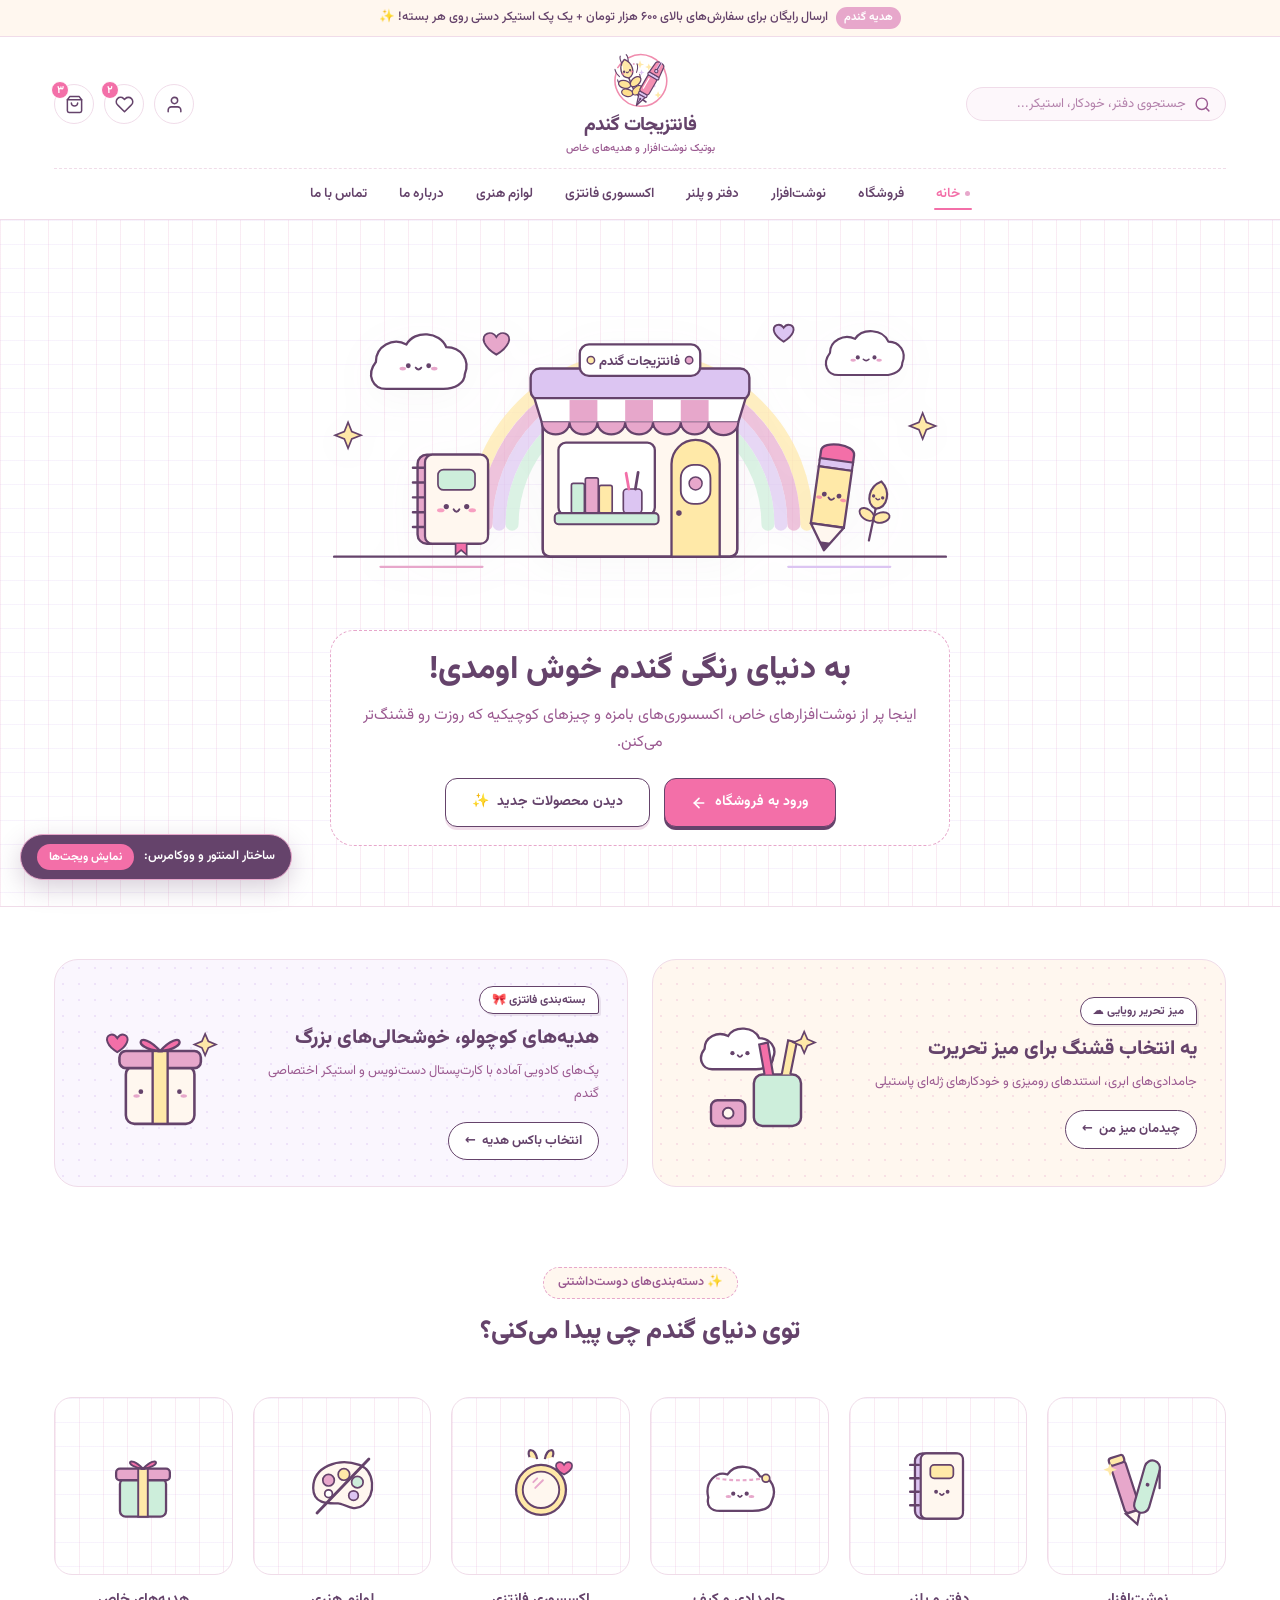
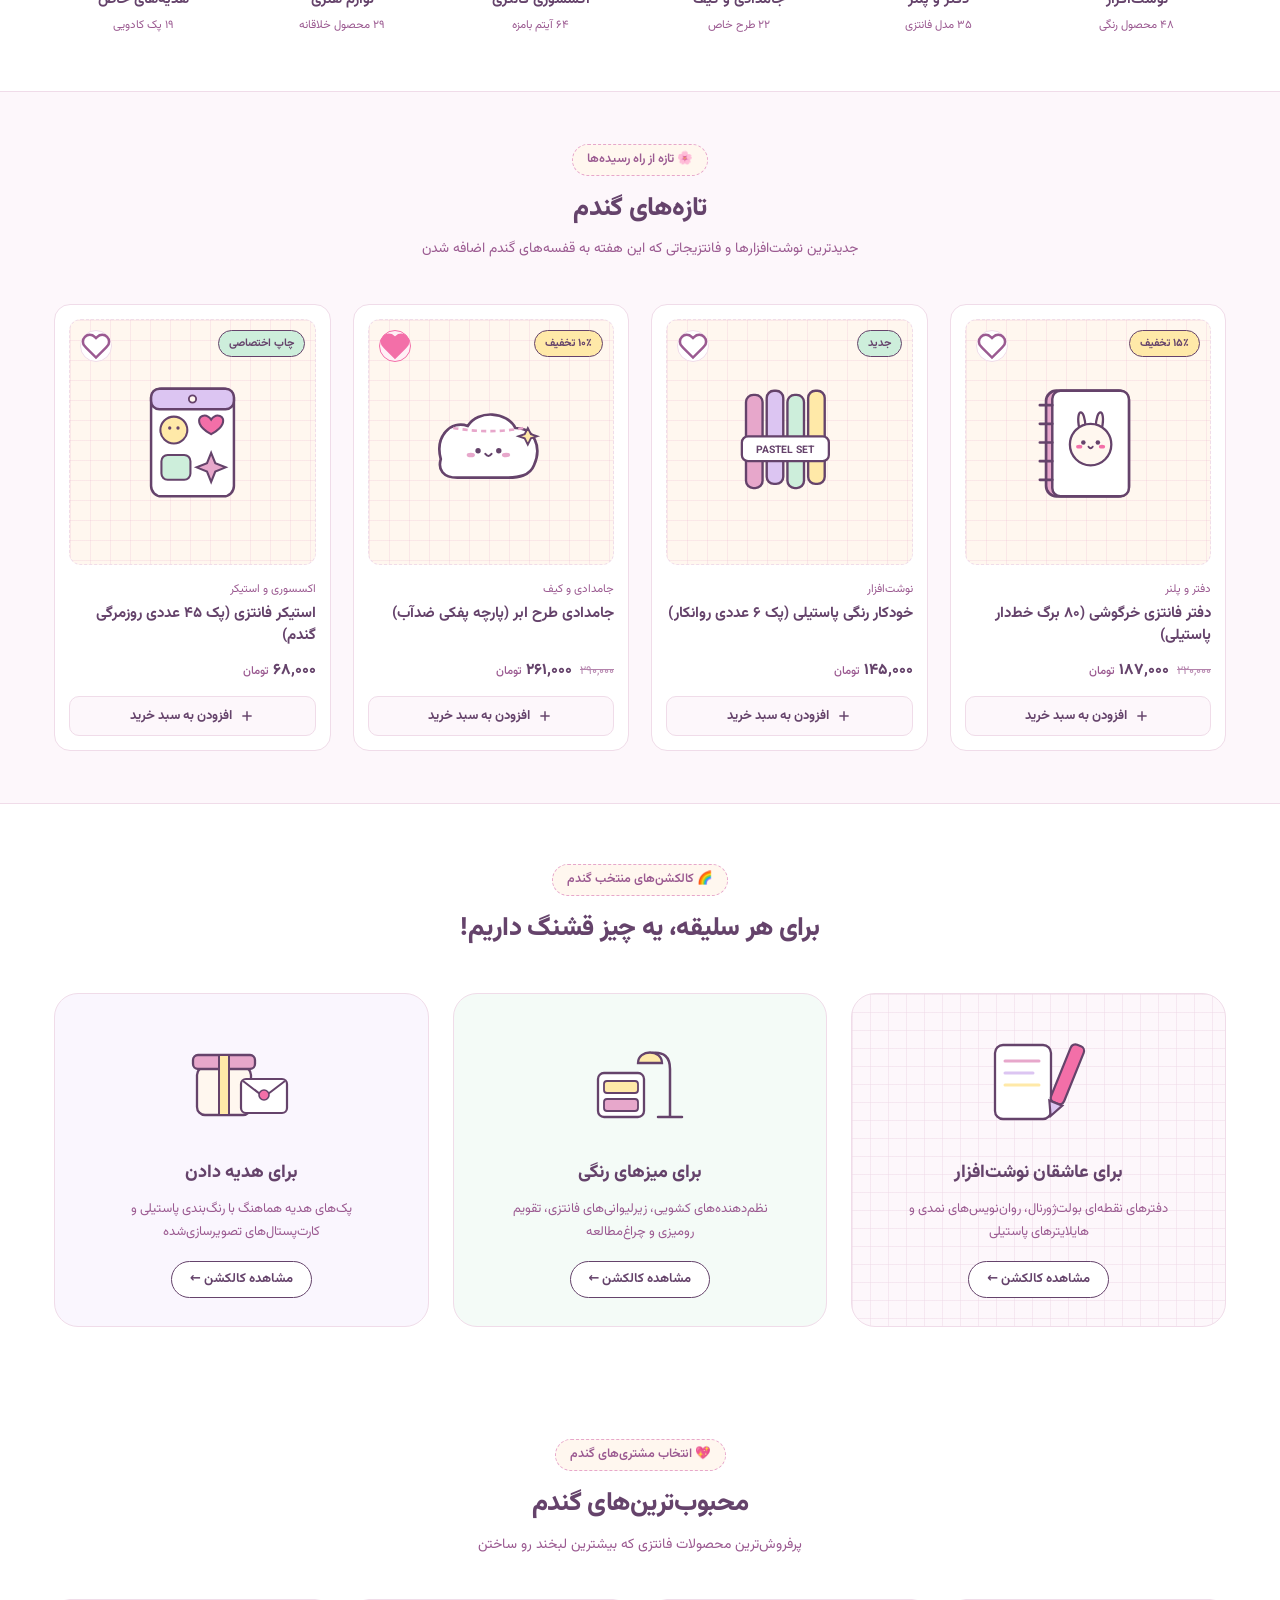
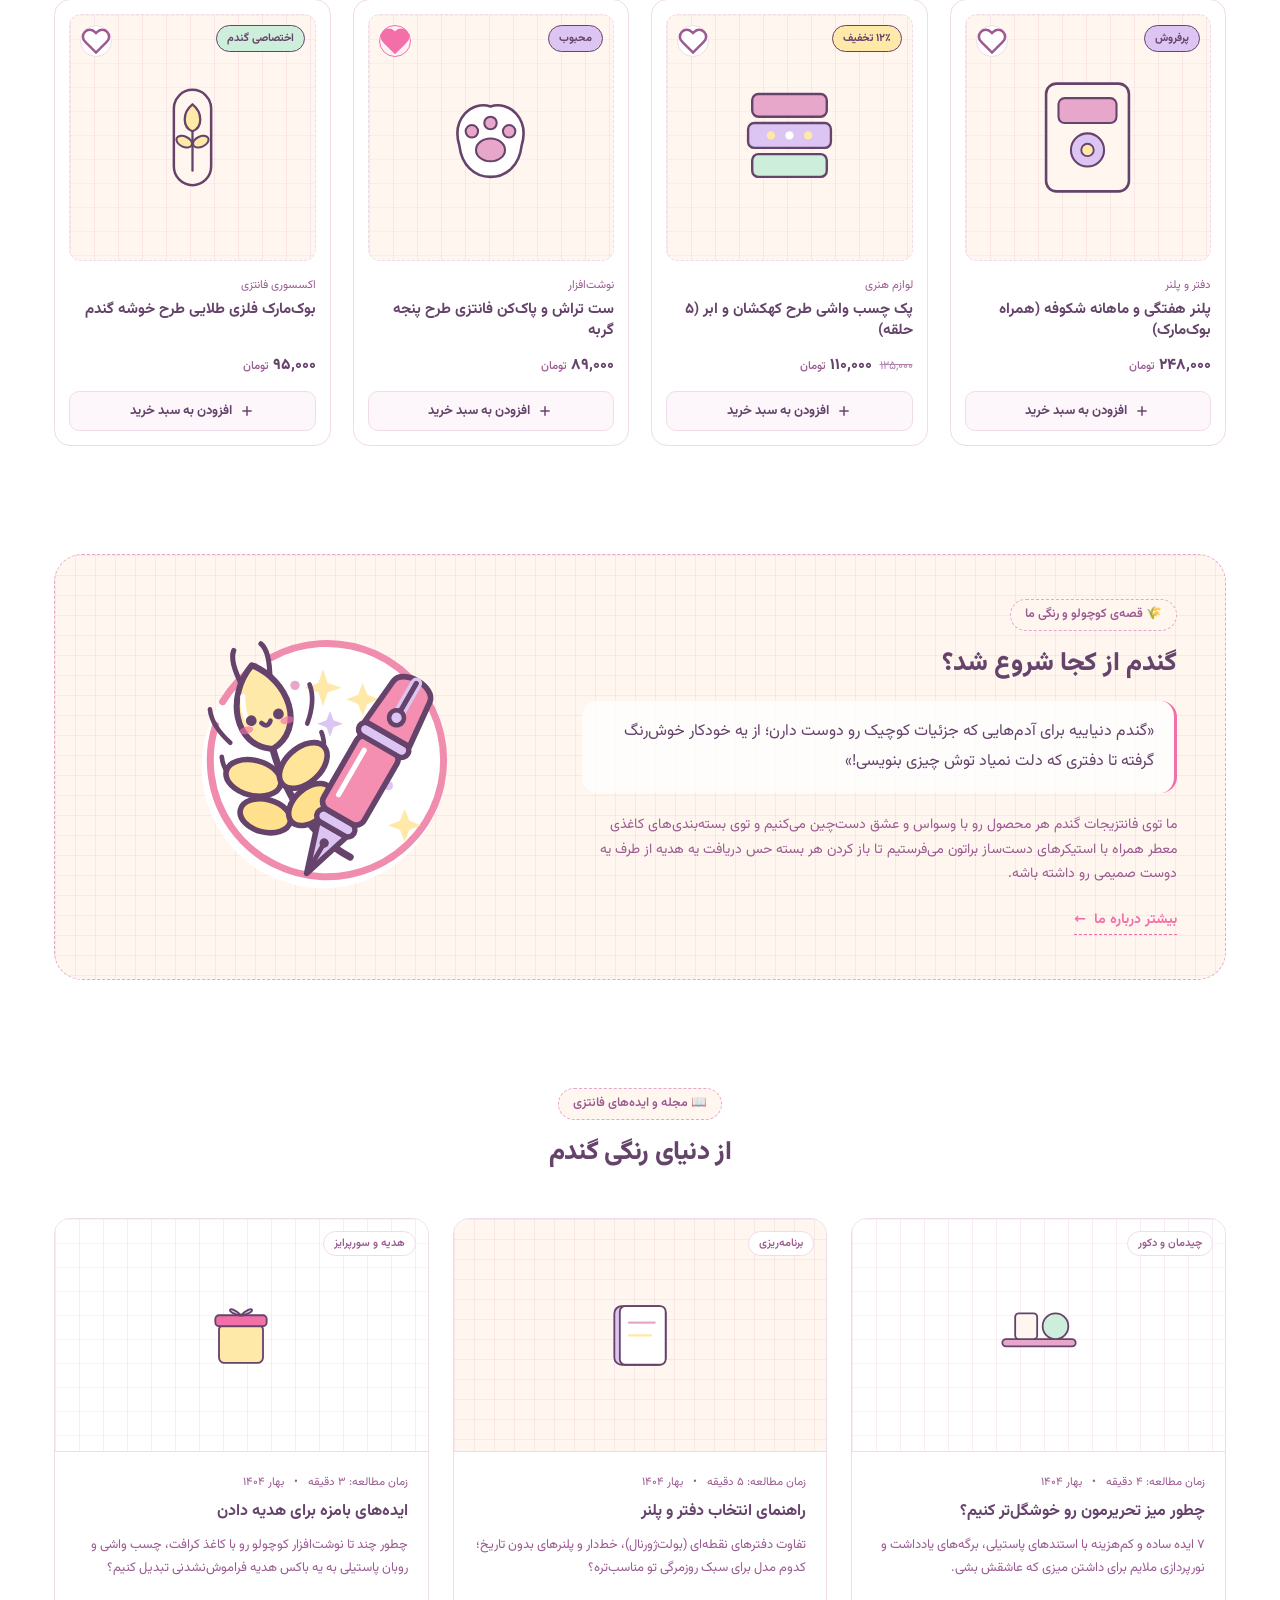
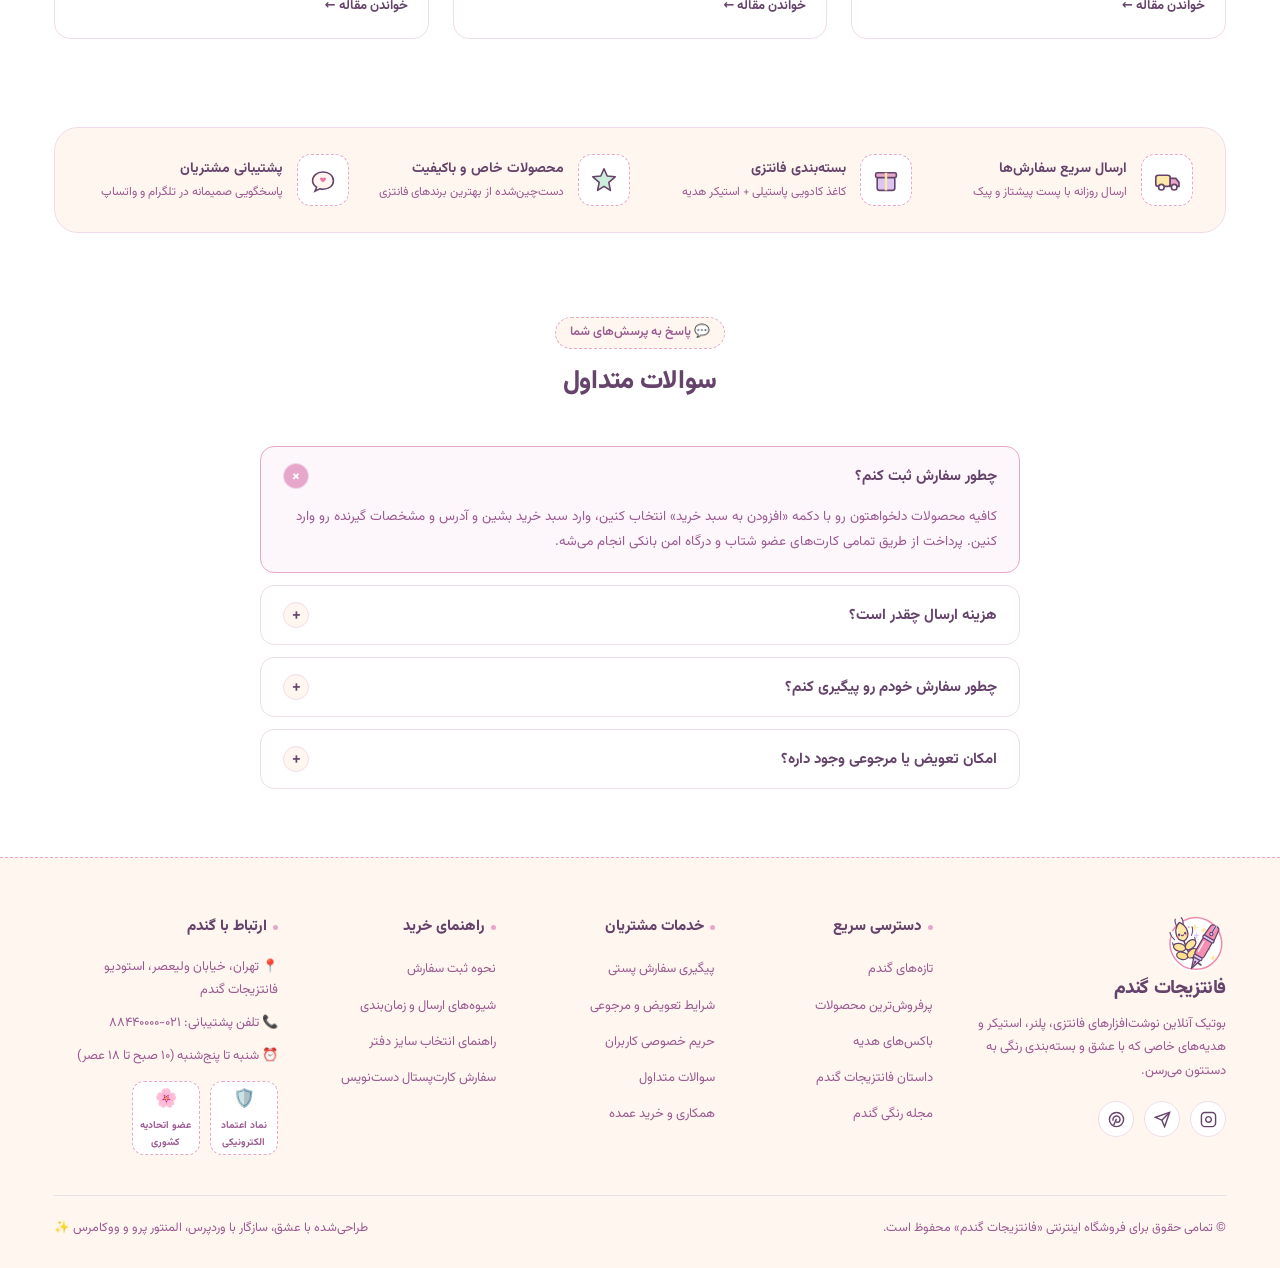
<file: public/assets/aistudio/home_a42a5106.html>
<!DOCTYPE html>
<html lang="fa" dir="rtl">
<head>
  <meta charset="UTF-8" />
  <meta name="viewport" content="width=device-width, initial-scale=1.0" />
  <title>فانتزیجات گندم | فروشگاه نوشت‌افزار و اکسسوری‌های بامزه</title>
  <!-- Google Fonts: Vazirmatn for clean UI & Lalezar/Rubik for soft playful display -->
  <link rel="preconnect" href="https://fonts.googleapis.com">
  <link rel="preconnect" href="https://fonts.gstatic.com" crossorigin>
  <link href="https://fonts.googleapis.com/css2?family=Vazirmatn:wght@300;400;500;600;700;800&display=swap" rel="stylesheet">
  
  <style>
    /* ==========================================================================
       1. ELEMENTOR GLOBAL DESIGN SYSTEM & COLOR VARIABLES
       ========================================================================== */
    :root {
      --primary-pink: #E7A7CB;
      --accent-pink: #F36FA8;
      --lavender: #DCC5F2;
      --pastel-yellow: #FFE9A8;
      --mint-green: #CDEEDB;
      --cream: #FFF7EF;
      --dark-purple: #65436B;
      --muted-purple: #9B5A91;
      --white: #FFFFFF;
      --border-pastel: #F0DCE9;
      
      /* Subtle Tints for Breathing Space */
      --soft-pink-bg: #FDF7FB;
      --soft-lavender-bg: #FAF6FE;
      --soft-mint-bg: #F4FBF7;
      --soft-yellow-bg: #FFFDF5;

      /* Layout & Typography */
      --container-width: 1220px;
      --radius-sm: 10px;
      --radius-md: 16px;
      --radius-lg: 24px;
      --radius-pill: 999px;
      --transition: all 0.25s cubic-bezier(0.25, 0.8, 0.25, 1);
      --font-main: 'Vazirmatn', system-ui, -apple-system, sans-serif;
    }

    * {
      box-sizing: border-box;
      margin: 0;
      padding: 0;
    }

    html {
      scroll-behavior: smooth;
    }

    body {
      font-family: var(--font-main);
      background-color: var(--white);
      color: var(--dark-purple);
      line-height: 1.75;
      font-size: 15px;
      overflow-x: hidden;
      -webkit-font-smoothing: antialiased;
    }

    a {
      color: inherit;
      text-decoration: none;
      transition: var(--transition);
    }

    ul {
      list-style: none;
    }

    button, input {
      font-family: var(--font-main);
      border: none;
      outline: none;
      background: none;
    }

    /* ==========================================================================
       2. REUSABLE GRAPH-PAPER & HAND-DRAWN BACKGROUNDS (ABRAA STYLE)
       ========================================================================== */
    .graph-paper-pink {
      background-color: var(--white);
      background-image: 
        linear-gradient(to right, rgba(231, 167, 203, 0.22) 1px, transparent 1px),
        linear-gradient(to bottom, rgba(220, 197, 242, 0.22) 1px, transparent 1px);
      background-size: 24px 24px;
    }

    .graph-paper-cream {
      background-color: var(--cream);
      background-image: 
        linear-gradient(to right, rgba(231, 167, 203, 0.2) 1px, transparent 1px),
        linear-gradient(to bottom, rgba(231, 167, 203, 0.2) 1px, transparent 1px);
      background-size: 20px 20px;
    }

    .graph-paper-subtle {
      background-color: var(--soft-pink-bg);
      background-image: 
        linear-gradient(to right, rgba(240, 220, 233, 0.55) 1px, transparent 1px),
        linear-gradient(to bottom, rgba(240, 220, 233, 0.55) 1px, transparent 1px);
      background-size: 18px 18px;
    }

    .e-container {
      max-width: var(--container-width);
      margin: 0 auto;
      padding: 0 24px;
      position: relative;
    }

    /* Section Headings */
    .section-header {
      text-align: center;
      margin-bottom: 42px;
      position: relative;
    }

    .section-eyebrow {
      display: inline-flex;
      align-items: center;
      gap: 6px;
      font-size: 12.5px;
      font-weight: 600;
      color: var(--muted-purple);
      background: var(--cream);
      border: 1px dashed var(--primary-pink);
      padding: 4px 14px;
      border-radius: var(--radius-pill);
      margin-bottom: 10px;
    }

    .section-title {
      font-size: 26px;
      font-weight: 800;
      color: var(--dark-purple);
      letter-spacing: -0.3px;
      display: flex;
      align-items: center;
      justify-content: center;
      gap: 10px;
    }

    .section-subtitle {
      font-size: 14px;
      color: var(--muted-purple);
      margin-top: 6px;
    }

    /* Buttons */
    .btn {
      display: inline-flex;
      align-items: center;
      justify-content: center;
      gap: 8px;
      padding: 11px 26px;
      border-radius: 12px;
      font-size: 14px;
      font-weight: 700;
      cursor: pointer;
      transition: var(--transition);
      position: relative;
    }

    .btn-primary {
      background-color: var(--accent-pink);
      color: var(--white);
      border: 1.5px solid var(--dark-purple);
      box-shadow: 0 3px 0 var(--dark-purple);
    }

    .btn-primary:hover {
      background-color: #e65c97;
      transform: translateY(-2px);
      box-shadow: 0 5px 0 var(--dark-purple);
    }

    .btn-primary:active {
      transform: translateY(1px);
      box-shadow: 0 1px 0 var(--dark-purple);
    }

    .btn-secondary {
      background-color: var(--white);
      color: var(--dark-purple);
      border: 1.5px solid var(--dark-purple);
      box-shadow: 0 3px 0 var(--border-pastel);
    }

    .btn-secondary:hover {
      background-color: var(--cream);
      border-color: var(--accent-pink);
      color: var(--accent-pink);
      transform: translateY(-2px);
    }

    /* ==========================================================================
       3. TOP ANNOUNCEMENT BAR & MINIMAL HEADER
       ========================================================================== */
    .top-bar {
      background-color: var(--cream);
      border-bottom: 1px solid var(--border-pastel);
      padding: 7px 16px;
      text-align: center;
      font-size: 12.5px;
      font-weight: 500;
      color: var(--dark-purple);
      display: flex;
      align-items: center;
      justify-content: center;
      gap: 8px;
    }

    .top-bar-badge {
      background-color: var(--primary-pink);
      color: var(--white);
      padding: 1px 8px;
      border-radius: var(--radius-pill);
      font-size: 11px;
      font-weight: 700;
    }

    .site-header {
      background-color: rgba(255, 255, 255, 0.96);
      backdrop-filter: blur(8px);
      border-bottom: 1px solid var(--border-pastel);
      position: sticky;
      top: 0;
      z-index: 100;
    }

    .header-main {
      display: grid;
      grid-template-columns: 1fr auto 1fr;
      align-items: center;
      padding: 14px 0 10px;
      gap: 20px;
    }

    /* Search Bar (Right Side in RTL) */
    .header-search {
      display: flex;
      align-items: center;
      max-width: 260px;
      background-color: var(--soft-pink-bg);
      border: 1px solid var(--border-pastel);
      border-radius: var(--radius-pill);
      padding: 6px 14px;
      transition: var(--transition);
    }

    .header-search:focus-within {
      border-color: var(--primary-pink);
      background-color: var(--white);
      box-shadow: 0 0 0 3px rgba(231, 167, 203, 0.15);
    }

    .header-search input {
      width: 100%;
      font-size: 13px;
      color: var(--dark-purple);
      padding-right: 8px;
    }

    .header-search input::placeholder {
      color: var(--muted-purple);
      opacity: 0.75;
    }

    .header-search svg {
      width: 17px;
      height: 17px;
      stroke: var(--muted-purple);
      flex-shrink: 0;
    }

    /* Centered Brand Logo */
    .brand-logo {
      display: flex;
       flex-direction: column;
      align-items: center;
      justify-content: center;
      text-align: center;
      gap: 2px;
      group: logo;
    }

    .brand-logo-emblem {
      width: 62px;
      height: 62px;
      transition: transform 0.35s ease;
    }

    .brand-logo:hover .brand-logo-emblem {
      transform: rotate(-5deg) scale(1.05);
    }

    .brand-logo-text {
      font-size: 19px;
      font-weight: 800;
      color: var(--dark-purple);
      letter-spacing: -0.4px;
      line-height: 1.2;
    }

    .brand-logo-sub {
      font-size: 10.5px;
      color: var(--muted-purple);
      font-weight: 500;
    }

    /* Header Action Icons (Left Side in RTL) */
    .header-actions {
      display: flex;
      align-items: center;
      justify-content: flex-end;
      gap: 10px;
    }

    .action-btn {
      position: relative;
      width: 40px;
      height: 40px;
      border-radius: 50%;
      border: 1px solid var(--border-pastel);
      background-color: var(--white);
      display: inline-flex;
      align-items: center;
      justify-content: center;
      color: var(--dark-purple);
      cursor: pointer;
      transition: var(--transition);
    }

    .action-btn:hover {
      background-color: var(--cream);
      border-color: var(--primary-pink);
      color: var(--accent-pink);
      transform: translateY(-1px);
    }

    .action-btn svg {
      width: 19px;
      height: 19px;
    }

    .badge-count {
      position: absolute;
      top: -4px;
      left: -4px;
      background-color: var(--accent-pink);
      color: var(--white);
      font-size: 10.5px;
      font-weight: 700;
      min-width: 18px;
      height: 18px;
      border-radius: 99px;
      display: flex;
      align-items: center;
      justify-content: center;
      padding: 0 4px;
      border: 1.5px solid var(--white);
    }

    .mobile-menu-btn {
      display: none;
    }

    /* Navigation Menu */
    .header-nav {
      border-top: 1px dashed var(--border-pastel);
      padding: 9px 0;
    }

    .nav-list {
      display: flex;
      align-items: center;
      justify-content: center;
      gap: 28px;
      flex-wrap: wrap;
    }

    .nav-link {
      font-size: 13.5px;
      font-weight: 600;
      color: var(--dark-purple);
      padding: 4px 2px;
      position: relative;
      display: inline-flex;
      align-items: center;
      gap: 5px;
    }

    .nav-link::after {
      content: '';
      position: absolute;
      bottom: 0;
      right: 0;
      width: 0;
      height: 2px;
      background-color: var(--accent-pink);
      border-radius: 2px;
      transition: width 0.25s ease;
    }

    .nav-link:hover,
    .nav-link.active {
      color: var(--accent-pink);
    }

    .nav-link:hover::after,
    .nav-link.active::after {
      width: 100%;
    }

    .nav-dot {
      width: 5px;
      height: 5px;
      border-radius: 50%;
      background-color: var(--primary-pink);
      display: inline-block;
    }

    /* ==========================================================================
       4. HERO SECTION (ABRAA INSPIRED ILLUSTRATED BOUTIQUE)
       ========================================================================== */
    .hero-section {
      padding: 44px 0 60px;
      border-bottom: 1px solid var(--border-pastel);
      position: relative;
      overflow: hidden;
    }

    .hero-inner {
      display: flex;
      flex-direction: column;
      align-items: center;
      text-align: center;
      max-width: 880px;
      margin: 0 auto;
    }

    /* Dominant Hand-Drawn Illustration Stage */
    .hero-illustration-stage {
      width: 100%;
      max-width: 780px;
      margin: 0 auto 22px;
      position: relative;
      padding: 10px;
    }

    .hero-svg {
      width: 100%;
      height: auto;
      display: block;
      filter: drop-shadow(0 8px 20px rgba(101, 67, 107, 0.04));
    }

    /* Subtle floating animation for kawaii elements */
    @keyframes floatSlow {
      0%, 100% { transform: translateY(0px); }
      50% { transform: translateY(-6px); }
    }
    @keyframes twinkle {
      0%, 100% { opacity: 1; transform: scale(1); }
      50% { opacity: 0.45; transform: scale(0.85); }
    }

    .float-cloud { animation: floatSlow 4.5s ease-in-out infinite; }
    .float-char { animation: floatSlow 3.8s ease-in-out 0.6s infinite; }
    .twinkle-star { animation: twinkle 2.8s ease-in-out infinite; transform-box: fill-box; transform-origin: center; }

    /* Editable Elementor Hero Text & CTAs */
    .hero-content {
      max-width: 620px;
      margin: 0 auto;
      background: rgba(255, 255, 255, 0.85);
      backdrop-filter: blur(4px);
      padding: 18px 28px;
      border-radius: var(--radius-lg);
      border: 1px dashed var(--primary-pink);
    }

    .hero-title {
      font-size: 32px;
      font-weight: 800;
      color: var(--dark-purple);
      margin-bottom: 10px;
      line-height: 1.35;
    }

    .hero-desc {
      font-size: 15.5px;
      color: var(--muted-purple);
      margin-bottom: 22px;
      font-weight: 400;
    }

    .hero-ctas {
      display: flex;
      align-items: center;
      justify-content: center;
      gap: 14px;
      flex-wrap: wrap;
    }

    /* ==========================================================================
       5. DUAL ILLUSTRATED PROMOTIONAL BANNERS
       ========================================================================== */
    .promo-section {
      padding: 52px 0 36px;
    }

    .promo-grid {
      display: grid;
      grid-template-columns: repeat(2, 1fr);
      gap: 24px;
    }

    .promo-card {
      border-radius: var(--radius-lg);
      border: 1.5px solid var(--border-pastel);
      padding: 26px 28px;
      display: flex;
      align-items: center;
      justify-content: space-between;
      gap: 20px;
      position: relative;
      overflow: hidden;
      transition: var(--transition);
    }

    .promo-card:hover {
      border-color: var(--primary-pink);
      transform: translateY(-3px);
    }

    .promo-card--desk {
      background-color: var(--cream);
      background-image: radial-gradient(rgba(231, 167, 203, 0.28) 1px, transparent 1px);
      background-size: 16px 16px;
    }

    .promo-card--gift {
      background-color: var(--soft-lavender-bg);
      background-image: radial-gradient(rgba(220, 197, 242, 0.4) 1px, transparent 1px);
      background-size: 16px 16px;
    }

    .promo-text-col {
      flex: 1;
      z-index: 2;
    }

    .speech-bubble-tag {
      display: inline-block;
      background-color: var(--white);
      border: 1.5px solid var(--dark-purple);
      border-radius: 14px 14px 2px 14px;
      padding: 3px 12px;
      font-size: 11.5px;
      font-weight: 700;
      color: var(--dark-purple);
      margin-bottom: 10px;
      box-shadow: 2px 2px 0 rgba(101, 67, 107, 0.12);
    }

    .promo-title {
      font-size: 20px;
      font-weight: 800;
      color: var(--dark-purple);
      margin-bottom: 8px;
      line-height: 1.4;
    }

    .promo-sub {
      font-size: 13px;
      color: var(--muted-purple);
      margin-bottom: 16px;
    }

    .promo-link {
      display: inline-flex;
      align-items: center;
      gap: 6px;
      font-size: 13px;
      font-weight: 700;
      color: var(--dark-purple);
      background-color: var(--white);
      padding: 7px 16px;
      border-radius: var(--radius-pill);
      border: 1px solid var(--dark-purple);
    }

    .promo-link:hover {
      background-color: var(--accent-pink);
      color: var(--white);
      border-color: var(--accent-pink);
    }

    .promo-art-col {
      width: 150px;
      height: 135px;
      flex-shrink: 0;
      display: flex;
      align-items: center;
      justify-content: center;
    }

    /* ==========================================================================
       6. CATEGORY TILES SECTION
       ========================================================================== */
    .category-section {
      padding: 44px 0 56px;
    }

    .category-grid {
      display: grid;
      grid-template-columns: repeat(6, 1fr);
      gap: 20px;
    }

    .category-tile {
      display: flex;
      flex-direction: column;
      align-items: center;
      text-align: center;
      group: cat;
    }

    .category-art-box {
      width: 100%;
      aspect-ratio: 1 / 1;
      border-radius: 18px;
      border: 1.5px solid var(--border-pastel);
      padding: 18px;
      display: flex;
      align-items: center;
      justify-content: center;
      margin-bottom: 12px;
      transition: var(--transition);
      position: relative;
      overflow: hidden;
    }

    .category-tile:hover .category-art-box {
      border-color: var(--accent-pink);
      background-color: var(--cream);
      transform: translateY(-4px);
    }

    .category-art-box svg {
      width: 100%;
      height: 100%;
      max-width: 96px;
      max-height: 96px;
      transition: transform 0.3s ease;
    }

    .category-tile:hover .category-art-box svg {
      transform: scale(1.08) rotate(-2deg);
    }

    .category-name {
      font-size: 14.5px;
      font-weight: 700;
      color: var(--dark-purple);
      transition: var(--transition);
    }

    .category-count {
      font-size: 11.5px;
      color: var(--muted-purple);
      margin-top: 2px;
    }

    .category-tile:hover .category-name {
      color: var(--accent-pink);
    }

    /* ==========================================================================
       7. WOOCOMMERCE PRODUCT GRIDS (NEW ARRIVALS & BEST SELLERS)
       ========================================================================== */
    .products-section {
      padding: 52px 0;
    }

    .products-section--tinted {
      background-color: var(--soft-pink-bg);
      border-top: 1px solid var(--border-pastel);
      border-bottom: 1px solid var(--border-pastel);
    }

    .wc-products-grid {
      display: grid;
      grid-template-columns: repeat(4, 1fr);
      gap: 22px;
    }

    .wc-product-card {
      background-color: var(--white);
      border: 1px solid var(--border-pastel);
      border-radius: var(--radius-md);
      padding: 14px;
      display: flex;
      flex-direction: column;
      position: relative;
      transition: var(--transition);
    }

    .wc-product-card:hover {
      border-color: var(--primary-pink);
      transform: translateY(-3px);
    }

    .wc-product-thumb {
      width: 100%;
      aspect-ratio: 1 / 1;
      border-radius: 12px;
      background-color: var(--cream);
      border: 1px dashed var(--border-pastel);
      position: relative;
      display: flex;
      align-items: center;
      justify-content: center;
      padding: 18px;
      margin-bottom: 14px;
      overflow: hidden;
    }

    .wc-product-thumb svg {
      width: 100%;
      height: 100%;
      max-width: 145px;
      max-height: 145px;
      transition: transform 0.35s ease;
    }

    .wc-product-card:hover .wc-product-thumb svg {
      transform: scale(1.06);
    }

    /* Badges & Wishlist */
    .wc-badge {
      position: absolute;
      top: 10px;
      right: 10px;
      padding: 3px 10px;
      border-radius: var(--radius-pill);
      font-size: 11px;
      font-weight: 700;
      z-index: 2;
      border: 1px solid var(--dark-purple);
    }

    .wc-badge--sale {
      background-color: var(--pastel-yellow);
      color: var(--dark-purple);
    }

    .wc-badge--new {
      background-color: var(--mint-green);
      color: var(--dark-purple);
    }

    .wc-badge--hot {
      background-color: var(--lavender);
      color: var(--dark-purple);
    }

    .wc-wishlist-btn {
      position: absolute;
      top: 10px;
      left: 10px;
      width: 32px;
      height: 32px;
      border-radius: 50%;
      background-color: var(--white);
      border: 1px solid var(--border-pastel);
      display: flex;
      align-items: center;
      justify-content: center;
      cursor: pointer;
      z-index: 2;
      color: var(--muted-purple);
      transition: var(--transition);
    }

    .wc-wishlist-btn:hover,
    .wc-wishlist-btn.is-active {
      background-color: #FFF0F6;
      border-color: var(--accent-pink);
      color: var(--accent-pink);
    }

    .wc-wishlist-btn.is-active svg {
      fill: var(--accent-pink);
    }

    .wc-product-cat {
      font-size: 11.5px;
      color: var(--muted-purple);
      margin-bottom: 4px;
    }

    .wc-product-title {
      font-size: 15px;
      font-weight: 700;
      color: var(--dark-purple);
      margin-bottom: 10px;
      line-height: 1.45;
      min-height: 43px;
    }

    .wc-product-title a:hover {
      color: var(--accent-pink);
    }

    .wc-price-row {
      display: flex;
      align-items: baseline;
      gap: 8px;
      margin-top: auto;
      margin-bottom: 12px;
      flex-wrap: wrap;
    }

    .wc-price-regular-del {
      font-size: 12px;
      color: var(--muted-purple);
      text-decoration: line-through;
      opacity: 0.75;
    }

    .wc-price-current {
      font-size: 15.5px;
      font-weight: 800;
      color: var(--dark-purple);
    }

    .wc-currency {
      font-size: 11.5px;
      font-weight: 500;
      color: var(--muted-purple);
    }

    .wc-add-to-cart {
      width: 100%;
      padding: 9px 14px;
      border-radius: 10px;
      border: 1px solid var(--border-pastel);
      background-color: var(--soft-pink-bg);
      color: var(--dark-purple);
      font-size: 13px;
      font-weight: 700;
      display: flex;
      align-items: center;
      justify-content: center;
      gap: 7px;
      cursor: pointer;
      transition: var(--transition);
    }

    .wc-add-to-cart:hover {
      background-color: var(--accent-pink);
      border-color: var(--dark-purple);
      color: var(--white);
    }

    .wc-add-to-cart.added {
      background-color: var(--mint-green);
      border-color: var(--dark-purple);
      color: var(--dark-purple);
    }

    /* ==========================================================================
       8. FEATURED COLLECTION SECTION (3 ILLUSTRATED BANNERS)
       ========================================================================== */
    .collections-section {
      padding: 60px 0;
    }

    .collections-grid {
      display: grid;
      grid-template-columns: repeat(3, 1fr);
      gap: 24px;
    }

    .collection-card {
      border-radius: var(--radius-lg);
      border: 1.5px solid var(--border-pastel);
      padding: 28px 24px;
      text-align: center;
      display: flex;
      flex-direction: column;
      align-items: center;
      transition: var(--transition);
      position: relative;
    }

    .collection-card:hover {
      transform: translateY(-4px);
      border-color: var(--dark-purple);
    }

    .collection-card--pink {
      background-color: var(--soft-pink-bg);
    }

    .collection-card--mint {
      background-color: var(--soft-mint-bg);
    }

    .collection-card--lavender {
      background-color: var(--soft-lavender-bg);
    }

    .collection-art {
      width: 140px;
      height: 120px;
      margin-bottom: 16px;
      display: flex;
      align-items: center;
      justify-content: center;
    }

    .collection-title {
      font-size: 18px;
      font-weight: 800;
      color: var(--dark-purple);
      margin-bottom: 8px;
    }

    .collection-desc {
      font-size: 13px;
      color: var(--muted-purple);
      margin-bottom: 18px;
      max-width: 260px;
    }

    .collection-cta {
      margin-top: auto;
      font-size: 13px;
      font-weight: 700;
      color: var(--dark-purple);
      background: var(--white);
      border: 1px solid var(--dark-purple);
      padding: 6px 18px;
      border-radius: var(--radius-pill);
      display: inline-flex;
      align-items: center;
      gap: 6px;
    }

    .collection-card:hover .collection-cta {
      background: var(--dark-purple);
      color: var(--white);
    }

    /* ==========================================================================
       9. BRAND STORY SECTION ("گندم از کجا شروع شد؟")
       ========================================================================== */
    .story-section {
      padding: 56px 0;
    }

    .story-box {
      border-radius: 28px;
      border: 1.5px dashed var(--primary-pink);
      padding: 44px 48px;
      display: grid;
      grid-template-columns: 1.15fr 0.85fr;
      align-items: center;
      gap: 40px;
      position: relative;
    }

    .story-content {
      text-align: right;
    }

    .story-title {
      font-size: 26px;
      font-weight: 800;
      color: var(--dark-purple);
      margin-bottom: 14px;
    }

    .story-quote {
      font-size: 16px;
      color: var(--dark-purple);
      line-height: 1.9;
      margin-bottom: 20px;
      background: rgba(255, 255, 255, 0.8);
      padding: 16px 20px;
      border-radius: var(--radius-md);
      border-right: 3px solid var(--accent-pink);
    }

    .story-link {
      display: inline-flex;
      align-items: center;
      gap: 8px;
      font-size: 14px;
      font-weight: 700;
      color: var(--accent-pink);
      border-bottom: 1.5px dashed var(--accent-pink);
      padding-bottom: 2px;
    }

    .story-link:hover {
      color: var(--dark-purple);
      border-color: var(--dark-purple);
      gap: 12px;
    }

    .story-illustration {
      display: flex;
      align-items: center;
      justify-content: center;
    }

    .story-illustration svg {
      width: 100%;
      max-width: 280px;
      height: auto;
    }

    /* ==========================================================================
       10. BLOG / JOURNAL SECTION ("از دنیای رنگی گندم")
       ========================================================================== */
    .blog-section {
      padding: 52px 0;
    }

    .blog-grid {
      display: grid;
      grid-template-columns: repeat(3, 1fr);
      gap: 24px;
    }

    .blog-card {
      background-color: var(--white);
      border: 1px solid var(--border-pastel);
      border-radius: var(--radius-md);
      overflow: hidden;
      display: flex;
      flex-direction: column;
      transition: var(--transition);
    }

    .blog-card:hover {
      border-color: var(--primary-pink);
      transform: translateY(-3px);
    }

    .blog-thumb {
      width: 100%;
      aspect-ratio: 16 / 10;
      border-bottom: 1px solid var(--border-pastel);
      display: flex;
      align-items: center;
      justify-content: center;
      padding: 20px;
      position: relative;
    }

    .blog-tag {
      position: absolute;
      top: 12px;
      right: 12px;
      background: var(--white);
      border: 1px solid var(--border-pastel);
      padding: 2px 10px;
      border-radius: var(--radius-pill);
      font-size: 11px;
      font-weight: 600;
      color: var(--muted-purple);
    }

    .blog-body {
      padding: 20px;
      display: flex;
      flex-direction: column;
      flex: 1;
    }

    .blog-meta {
      font-size: 11.5px;
      color: var(--muted-purple);
      margin-bottom: 8px;
      display: flex;
      align-items: center;
      gap: 10px;
    }

    .blog-title {
      font-size: 16px;
      font-weight: 700;
      color: var(--dark-purple);
      margin-bottom: 10px;
      line-height: 1.5;
    }

    .blog-title a:hover {
      color: var(--accent-pink);
    }

    .blog-excerpt {
      font-size: 13px;
      color: var(--muted-purple);
      margin-bottom: 16px;
    }

    .blog-readmore {
      margin-top: auto;
      font-size: 13px;
      font-weight: 700;
      color: var(--dark-purple);
      display: inline-flex;
      align-items: center;
      gap: 5px;
    }

    .blog-readmore:hover {
      color: var(--accent-pink);
    }

    /* ==========================================================================
       11. CUSTOMER TRUST BAR
       ========================================================================== */
    .trust-section {
      padding: 36px 0;
    }

    .trust-bar {
      background-color: var(--cream);
      border: 1px solid var(--border-pastel);
      border-radius: var(--radius-lg);
      padding: 26px 32px;
      display: grid;
      grid-template-columns: repeat(4, 1fr);
      gap: 20px;
    }

    .trust-item {
      display: flex;
      align-items: center;
      gap: 14px;
    }

    .trust-icon {
      width: 52px;
      height: 52px;
      border-radius: 14px;
      background-color: var(--white);
      border: 1px dashed var(--primary-pink);
      display: flex;
      align-items: center;
      justify-content: center;
      flex-shrink: 0;
    }

    .trust-icon svg {
      width: 32px;
      height: 32px;
    }

    .trust-title {
      font-size: 14px;
      font-weight: 700;
      color: var(--dark-purple);
    }

    .trust-sub {
      font-size: 12px;
      color: var(--muted-purple);
    }

    /* ==========================================================================
       12. FAQ ACCORDION SECTION
       ========================================================================== */
    .faq-section {
      padding: 48px 0 68px;
    }

    .faq-wrapper {
      max-width: 760px;
      margin: 0 auto;
      display: flex;
      flex-direction: column;
      gap: 12px;
    }

    .faq-item {
      background-color: var(--white);
      border: 1px solid var(--border-pastel);
      border-radius: 14px;
      overflow: hidden;
      transition: var(--transition);
    }

    .faq-item.active {
      border-color: var(--primary-pink);
      background-color: var(--soft-pink-bg);
    }

    .faq-question {
      width: 100%;
      padding: 16px 22px;
      display: flex;
      align-items: center;
      justify-content: space-between;
      text-align: right;
      font-size: 15px;
      font-weight: 700;
      color: var(--dark-purple);
      cursor: pointer;
    }

    .faq-toggle-icon {
      width: 26px;
      height: 26px;
      border-radius: 50%;
      background-color: var(--cream);
      border: 1px solid var(--border-pastel);
      display: flex;
      align-items: center;
      justify-content: center;
      color: var(--dark-purple);
      font-size: 16px;
      transition: transform 0.25s ease;
      flex-shrink: 0;
    }

    .faq-item.active .faq-toggle-icon {
      transform: rotate(45deg);
      background-color: var(--primary-pink);
      color: var(--white);
    }

    .faq-answer {
      max-height: 0;
      overflow: hidden;
      transition: max-height 0.3s ease;
    }

    .faq-answer-inner {
      padding: 0 22px 18px;
      font-size: 13.5px;
      color: var(--muted-purple);
      line-height: 1.8;
    }

    /* ==========================================================================
       13. MINIMAL WHITE & PASTEL FOOTER
       ========================================================================== */
    .site-footer {
      background-color: var(--cream);
      border-top: 1.5px dashed var(--primary-pink);
      padding: 56px 0 28px;
      position: relative;
    }

    .footer-grid {
      display: grid;
      grid-template-columns: 1.4fr 1fr 1fr 1fr 1.2fr;
      gap: 32px;
      padding-bottom: 40px;
      border-bottom: 1px solid var(--border-pastel);
    }

    .footer-brand-desc {
      font-size: 13px;
      color: var(--muted-purple);
      margin: 12px 0 18px;
      line-height: 1.8;
    }

    .footer-socials {
      display: flex;
      align-items: center;
      gap: 10px;
    }

    .social-pill {
      width: 36px;
      height: 36px;
      border-radius: 50%;
      background-color: var(--white);
      border: 1px solid var(--border-pastel);
      display: inline-flex;
      align-items: center;
      justify-content: center;
      color: var(--dark-purple);
    }

    .social-pill:hover {
      background-color: var(--accent-pink);
      color: var(--white);
      border-color: var(--accent-pink);
    }

    .footer-col-title {
      font-size: 15px;
      font-weight: 800;
      color: var(--dark-purple);
      margin-bottom: 16px;
      display: flex;
      align-items: center;
      gap: 6px;
    }

    .footer-links {
      display: flex;
      flex-direction: column;
      gap: 10px;
    }

    .footer-links a {
      font-size: 13px;
      color: var(--muted-purple);
    }

    .footer-links a:hover {
      color: var(--accent-pink);
      padding-right: 4px;
    }

    .contact-list li {
      font-size: 13px;
      color: var(--muted-purple);
      margin-bottom: 10px;
      display: flex;
      align-items: flex-start;
      gap: 8px;
    }

    .trust-badges-row {
      display: flex;
      align-items: center;
      gap: 10px;
      margin-top: 14px;
    }

    .trust-badge-placeholder {
      width: 68px;
      height: 74px;
      background-color: var(--white);
      border: 1px dashed var(--primary-pink);
      border-radius: 12px;
      display: flex;
      flex-direction: column;
      align-items: center;
      justify-content: center;
      font-size: 10px;
      font-weight: 700;
      color: var(--muted-purple);
      text-align: center;
      padding: 6px;
    }

    .footer-bottom {
      padding-top: 22px;
      display: flex;
      align-items: center;
      justify-content: space-between;
      font-size: 12.5px;
      color: var(--muted-purple);
      flex-wrap: wrap;
      gap: 12px;
    }

    /* ==========================================================================
       14. ELEMENTOR PRO + WOOCOMMERCE INSPECTOR MODE (DEVELOPER HELPER)
       ========================================================================== */
    .elementor-floating-bar {
      position: fixed;
      bottom: 20px;
      left: 20px;
      z-index: 999;
      display: flex;
      align-items: center;
      gap: 10px;
      background-color: var(--dark-purple);
      color: var(--white);
      padding: 9px 16px;
      border-radius: var(--radius-pill);
      box-shadow: 0 8px 24px rgba(101, 67, 107, 0.25);
      font-size: 12.5px;
      font-weight: 600;
      border: 1.5px solid var(--primary-pink);
    }

    .elementor-toggle-btn {
      background-color: var(--accent-pink);
      color: var(--white);
      padding: 4px 12px;
      border-radius: var(--radius-pill);
      font-size: 11.5px;
      font-weight: 700;
      cursor: pointer;
      transition: var(--transition);
    }

    .elementor-toggle-btn:hover {
      background-color: var(--primary-pink);
      color: var(--dark-purple);
    }

    /* Inspector Overlay Labels when Body has .elementor-xray */
    [data-elementor-widget] {
      position: relative;
    }

    body.elementor-xray [data-elementor-widget] {
      outline: 1.5px dashed #9B5A91 !important;
      outline-offset: 2px;
    }

    body.elementor-xray [data-elementor-widget]::before {
      content: attr(data-elementor-widget);
      position: absolute;
      top: 0;
      right: 0;
      background-color: #65436B;
      color: #FFE9A8;
      font-size: 10px;
      font-weight: 700;
      padding: 2px 8px;
      border-radius: 0 0 0 6px;
      z-index: 90;
      pointer-events: none;
      direction: ltr;
      font-family: monospace;
    }

    /* Toast Notification for Cart / Wishlist */
    .gandom-toast {
      position: fixed;
      bottom: 24px;
      right: 24px;
      background-color: var(--white);
      border: 1.5px solid var(--dark-purple);
      box-shadow: 0 4px 0 var(--primary-pink);
      color: var(--dark-purple);
      padding: 12px 20px;
      border-radius: 14px;
      font-size: 13.5px;
      font-weight: 700;
      display: flex;
      align-items: center;
      gap: 10px;
      z-index: 1000;
      transform: translateY(120%);
      opacity: 0;
      transition: all 0.3s ease;
    }

    .gandom-toast.show {
      transform: translateY(0);
      opacity: 1;
    }

    /* ==========================================================================
       15. RESPONSIVE BREAKPOINTS (DESKTOP / TABLET / MOBILE)
       ========================================================================== */
    @media (max-width: 1024px) {
      .category-grid {
        grid-template-columns: repeat(3, 1fr);
      }
      .wc-products-grid {
        grid-template-columns: repeat(2, 1fr);
      }
      .collections-grid,
      .blog-grid {
        grid-template-columns: repeat(2, 1fr);
      }
      .trust-bar {
        grid-template-columns: repeat(2, 1fr);
      }
      .footer-grid {
        grid-template-columns: repeat(2, 1fr);
      }
      .story-box {
        grid-template-columns: 1fr;
        text-align: center;
        padding: 32px 24px;
      }
      .story-content {
        text-align: center;
      }
    }

    @media (max-width: 768px) {
      .header-main {
        grid-template-columns: auto 1fr auto;
      }
      .header-search {
        display: none;
      }
      .mobile-menu-btn {
        display: inline-flex;
      }
      .header-nav {
        display: none;
      }
      .header-nav.open {
        display: block;
      }
      .nav-list {
        flex-direction: column;
        gap: 12px;
        padding: 10px 0;
      }
      .hero-title {
        font-size: 24px;
      }
      .promo-grid,
      .collections-grid,
      .blog-grid {
        grid-template-columns: 1fr;
      }
      .category-grid {
        grid-template-columns: repeat(2, 1fr);
        gap: 14px;
      }
      .wc-products-grid {
        grid-template-columns: repeat(2, 1fr);
        gap: 12px;
      }
      .wc-product-card {
        padding: 10px;
      }
      .wc-product-title {
        font-size: 13.5px;
      }
      .trust-bar {
        grid-template-columns: 1fr;
      }
      .footer-grid {
        grid-template-columns: 1fr;
      }
    }
  </style>
</head>
<body>

  <!-- ========================================================================
       SHARED SVG DEFS: RECREATION OF THE UPLOADED GANDOM LOGO EMBLEM
       ======================================================================== -->
  <svg width="0" height="0" style="position:absolute">
    <defs>
      <!-- Exact Kawaii Wheat + Pink Fountain Pen Logo Symbol -->
      <symbol id="gandom-logo-symbol" viewBox="0 0 120 120">
        <!-- Soft white circular backdrop -->
        <circle cx="60" cy="60" r="52" fill="#FFFFFF" />
        <!-- Hand-drawn sketchy pink circle border -->
        <path d="M 38 13 A 50 50 0 1 1 14 42" fill="none" stroke="#F08CAE" stroke-width="3" stroke-linecap="round" />
        <path d="M 17 32 A 50 50 0 0 1 31 17" fill="none" stroke="#F08CAE" stroke-width="3" stroke-linecap="round" />
        
        <!-- Tiny Background Sparkles -->
        <path d="M60 18 L62 24 L68 26 L62 28 L60 34 L58 28 L52 26 L58 24 Z" fill="#FFE9A8" />
        <path d="M77 24 L79 29 L84 31 L79 33 L77 38 L75 33 L70 31 L75 29 Z" fill="#FFE9A8" />
        <path d="M63 36 L64.5 40 L68.5 41.5 L64.5 43 L63 47 L61.5 43 L57.5 41.5 L61.5 40 Z" fill="#DCC5F2" />
        <path d="M95 78 L97 83 L102 85 L97 87 L95 92 L93 87 L88 85 L93 83 Z" fill="#FFE9A8" />
        <circle cx="48" cy="25" r="2" fill="#E7A7CB" />
        <circle cx="88" cy="68" r="2" fill="#DCC5F2" />

        <!-- Kawaii Golden Wheat Stalk (Left Side) -->
        <g transform="rotate(-14 45 62)">
          <!-- Whiskers/Awns -->
          <path d="M35 22 Q32 10 35 6" stroke="#65436B" stroke-width="2.2" stroke-linecap="round" fill="none"/>
          <path d="M47 22 Q50 10 47 6" stroke="#65436B" stroke-width="2.2" stroke-linecap="round" fill="none"/>
          <path d="M24 44 Q18 35 19 28" stroke="#65436B" stroke-width="2" stroke-linecap="round" fill="none"/>
          <path d="M58 44 Q64 35 63 28" stroke="#65436B" stroke-width="2" stroke-linecap="round" fill="none"/>
          <path d="M24 64 Q18 56 19 49" stroke="#65436B" stroke-width="2" stroke-linecap="round" fill="none"/>
          <path d="M58 64 Q64 56 63 49" stroke="#65436B" stroke-width="2" stroke-linecap="round" fill="none"/>

          <!-- Center stem -->
          <path d="M41 50 Q42 86 62 104" stroke="#65436B" stroke-width="3" stroke-linecap="round" fill="none"/>

          <!-- Lower Grain Pairs -->
          <ellipse cx="31" cy="78" rx="11" ry="7" transform="rotate(28 31 78)" fill="#FFE08C" stroke="#65436B" stroke-width="2.4"/>
          <ellipse cx="51" cy="78" rx="11" ry="7" transform="rotate(-28 51 78)" fill="#FFE08C" stroke="#65436B" stroke-width="2.4"/>
          
          <ellipse cx="30" cy="61" rx="12" ry="7.5" transform="rotate(28 30 61)" fill="#FFE599" stroke="#65436B" stroke-width="2.4"/>
          <ellipse cx="52" cy="61" rx="12" ry="7.5" transform="rotate(-28 52 61)" fill="#FFE599" stroke="#65436B" stroke-width="2.4"/>

          <!-- Top Main Smiling Wheat Kernel -->
          <path d="M41 14 C27 24 25 46 41 51 C57 46 55 24 41 14 Z" fill="#FFE9A8" stroke="#65436B" stroke-width="2.6" stroke-linejoin="round"/>
          <!-- Highlight on top kernel -->
          <path d="M34 26 Q32 33 34 38" stroke="#FFFFFF" stroke-width="2.2" stroke-linecap="round" fill="none"/>
          <!-- Kawaii Face -->
          <circle cx="35" cy="37" r="2.3" fill="#65436B"/>
          <circle cx="47" cy="37" r="2.3" fill="#65436B"/>
          <path d="M39 39 Q41 42 43 39" fill="none" stroke="#65436B" stroke-width="2" stroke-linecap="round"/>
          <!-- Rosy Cheeks -->
          <ellipse cx="32" cy="40.5" rx="3" ry="1.6" fill="#F36FA8" opacity="0.65"/>
          <ellipse cx="50" cy="40.5" rx="3" ry="1.6" fill="#F36FA8" opacity="0.65"/>
        </g>

        <!-- Pastel Pink & Lavender Fountain Pen (Right Side) -->
        <g transform="rotate(30 77 64)">
          <!-- Fountain Nib -->
          <path d="M70 90 L77 112 L84 90 Z" fill="#DCC5F2" stroke="#65436B" stroke-width="2.4" stroke-linejoin="round"/>
          <line x1="77" y1="97" x2="77" y2="111" stroke="#65436B" stroke-width="2" stroke-linecap="round"/>
          <circle cx="77" cy="97" r="2" fill="#65436B"/>
          <!-- Neck Ring -->
          <rect x="68" y="84" width="18" height="6" rx="3" fill="#DCC5F2" stroke="#65436B" stroke-width="2.3"/>
          <!-- Pen Barrel -->
          <rect x="67" y="48" width="20" height="36" rx="4" fill="#F48FB1" stroke="#65436B" stroke-width="2.4"/>
          <line x1="72" y1="54" x2="72" y2="76" stroke="#FFFFFF" stroke-width="2.2" stroke-linecap="round"/>
          <!-- Cap Ring -->
          <rect x="65" y="43" width="24" height="6" rx="3" fill="#DCC5F2" stroke="#65436B" stroke-width="2.3"/>
          <!-- Pen Cap -->
          <path d="M66 43 L68 22 C69 15 85 15 86 22 L88 43 Z" fill="#F48FB1" stroke="#65436B" stroke-width="2.4" stroke-linejoin="round"/>
          <!-- Pen Clip -->
          <path d="M77 18 L77 34" stroke="#DCC5F2" stroke-width="5" stroke-linecap="round"/>
          <path d="M77 18 L77 34" stroke="#65436B" stroke-width="2.2" stroke-linecap="round"/>
          <circle cx="77" cy="35" r="3.2" fill="#DCC5F2" stroke="#65436B" stroke-width="2"/>
        </g>
      </symbol>
    </defs>
  </svg>

  <!-- ========================================================================
       SECTION 4: HEADER & TOP ANNOUNCEMENT BAR
       ======================================================================== -->
  <div class="top-bar" data-elementor-widget="Elementor Container • Announcement Bar">
    <span class="top-bar-badge">هدیه گندم</span>
    <span>ارسال رایگان برای سفارش‌های بالای ۶۰۰ هزار تومان + یک پک استیکر دستی روی هر بسته! ✨</span>
  </div>

  <header class="site-header" data-elementor-widget="Elementor Theme Builder • Header">
    <div class="e-container">
      <div class="header-main">
        
        <!-- Right Column (RTL): Minimal Search Widget -->
        <div class="header-right">
          <button class="action-btn mobile-menu-btn" id="mobileMenuBtn" aria-label="منوی موبایل">
            <svg viewBox="0 0 24 24" fill="none" stroke="currentColor" stroke-width="2" stroke-linecap="round">
              <line x1="4" y1="7" x2="20" y2="7"></line>
              <line x1="4" y1="12" x2="20" y2="12"></line>
              <line x1="4" y1="17" x2="20" y2="17"></line>
            </svg>
          </button>
          <form class="header-search" onsubmit="event.preventDefault(); showToast('در حال جستجو در دنیای رنگی گندم... 🔍');" data-elementor-widget="Elementor Search Form">
            <svg viewBox="0 0 24 24" fill="none" stroke="currentColor" stroke-width="2" stroke-linecap="round">
              <circle cx="11" cy="11" r="8"></circle>
              <line x1="21" y1="21" x2="16.65" y2="16.65"></line>
            </svg>
            <input type="search" placeholder="جستجوی دفتر، خودکار، استیکر..." aria-label="جستجو" />
          </form>
        </div>

        <!-- Center Column: Small Centered Brand Logo -->
        <a href="#" class="brand-logo" data-elementor-widget="Site Logo Widget">
          <svg class="brand-logo-emblem" aria-hidden="true">
            <use href="#gandom-logo-symbol"></use>
          </svg>
          <span class="brand-logo-text">فانتزیجات گندم</span>
          <span class="brand-logo-sub">بوتیک نوشت‌افزار و هدیه‌های خاص</span>
        </a>

        <!-- Left Column (RTL): Account, Wishlist, WooCommerce Cart -->
        <div class="header-actions" data-elementor-widget="WooCommerce Header Icons">
          <button class="action-btn" onclick="showToast('ورود / ثبت‌نام در حساب کاربری گندم 🌸')" title="حساب کاربری" aria-label="حساب کاربری">
            <svg viewBox="0 0 24 24" fill="none" stroke="currentColor" stroke-width="1.9" stroke-linecap="round">
              <path d="M20 21v-2a4 4 0 0 0-4-4H8a4 4 0 0 0-4 4v2"></path>
              <circle cx="12" cy="7" r="4"></circle>
            </svg>
          </button>

          <button class="action-btn" onclick="showToast('لیست علاقه‌مندی‌های شما باز شد 💖')" title="علاقه‌مندی‌ها" aria-label="علاقه‌مندی‌ها">
            <span class="badge-count" id="wishlistCount">۲</span>
            <svg viewBox="0 0 24 24" fill="none" stroke="currentColor" stroke-width="1.9" stroke-linecap="round" stroke-linejoin="round">
              <path d="M20.84 4.61a5.5 5.5 0 0 0-7.78 0L12 5.67l-1.06-1.06a5.5 5.5 0 0 0-7.78 7.78l1.06 1.06L12 21.23l7.78-7.78 1.06-1.06a5.5 5.5 0 0 0 0-7.78z"></path>
            </svg>
          </button>

          <button class="action-btn" onclick="showToast('سبد خرید ووکامرس شما آماده تسویه‌حساب است 🛍️')" title="سبد خرید" aria-label="سبد خرید">
            <span class="badge-count" id="cartCount">۳</span>
            <svg viewBox="0 0 24 24" fill="none" stroke="currentColor" stroke-width="1.9" stroke-linecap="round" stroke-linejoin="round">
              <path d="M6 2L3 6v14a2 2 0 0 0 2 2h14a2 2 0 0 0 2-2V6l-3-4z"></path>
              <line x1="3" y1="6" x2="21" y2="6"></line>
              <path d="M16 10a4 4 0 0 1-8 0"></path>
            </svg>
          </button>
        </div>

      </div>

      <!-- Simple Centered Navigation Menu -->
      <nav class="header-nav" id="headerNav" data-elementor-widget="Elementor Nav Menu">
        <ul class="nav-list">
          <li><a href="#" class="nav-link active"><span class="nav-dot"></span>خانه</a></li>
          <li><a href="#new-arrivals" class="nav-link">فروشگاه</a></li>
          <li><a href="#categories" class="nav-link">نوشت‌افزار</a></li>
          <li><a href="#categories" class="nav-link">دفتر و پلنر</a></li>
          <li><a href="#categories" class="nav-link">اکسسوری فانتزی</a></li>
          <li><a href="#categories" class="nav-link">لوازم هنری</a></li>
          <li><a href="#brand-story" class="nav-link">درباره ما</a></li>
          <li><a href="#footer" class="nav-link">تماس با ما</a></li>
        </ul>
      </nav>
    </div>
  </header>

  <main>
    <!-- ======================================================================
         SECTION 5: HERO SECTION (ABRAA GRAPH-PAPER + KAWAII BOUTIQUE ART)
         ====================================================================== -->
    <section class="hero-section graph-paper-pink" data-elementor-widget="Flexbox Container • Hero (Graph-Paper BG)">
      <div class="e-container">
        <div class="hero-inner">
          
          <!-- Dominant Centered Hand-Drawn Illustration (Image Widget in Elementor) -->
          <div class="hero-illustration-stage" data-elementor-widget="Elementor Image Widget • Illustrated SVG">
            <svg class="hero-svg" viewBox="0 0 820 350" fill="none" xmlns="http://www.w3.org/2000/svg" role="img" aria-label="تصویرسازی فروشگاه فانتزیجات گندم">
              
              <!-- Soft Pastel Rainbow Arch in Background -->
              <path d="M 230 270 A 180 180 0 0 1 590 270" stroke="#FFE9A8" stroke-width="14" stroke-linecap="round" opacity="0.7"/>
              <path d="M 244 270 A 166 166 0 0 1 576 270" stroke="#E7A7CB" stroke-width="14" stroke-linecap="round" opacity="0.65"/>
              <path d="M 258 270 A 152 152 0 0 1 562 270" stroke="#DCC5F2" stroke-width="14" stroke-linecap="round" opacity="0.65"/>
              <path d="M 272 270 A 138 138 0 0 1 548 270" stroke="#CDEEDB" stroke-width="14" stroke-linecap="round" opacity="0.7"/>

              <!-- Floating Kawaii Cloud Mascot (Top Left) -->
              <g class="float-cloud">
                <path d="M125 95 C125 78 143 68 158 76 C167 60 194 62 201 79 C217 79 227 93 221 108 C221 118 210 124 198 124 L136 124 C122 124 114 109 125 95 Z" fill="#FFFFFF" stroke="#65436B" stroke-width="2.5" stroke-linejoin="round"/>
                <!-- Cloud Kawaii Face -->
                <circle cx="160" cy="99" r="2.6" fill="#65436B"/>
                <circle cx="182" cy="99" r="2.6" fill="#65436B"/>
                <path d="M168 101 Q171 105 174 101" stroke="#65436B" stroke-width="2" stroke-linecap="round"/>
                <ellipse cx="154" cy="102" rx="3.5" ry="2" fill="#E7A7CB"/>
                <ellipse cx="188" cy="102" rx="3.5" ry="2" fill="#E7A7CB"/>
              </g>

              <!-- Floating Kawaii Cloud (Top Right) -->
              <g class="float-cloud" style="animation-delay: 1.2s;">
                <path d="M615 85 C615 72 630 64 642 70 C650 58 672 59 678 73 C690 73 698 84 693 96 C693 104 684 109 674 109 L624 109 C612 109 606 97 615 85 Z" fill="#FFFFFF" stroke="#65436B" stroke-width="2.3" stroke-linejoin="round"/>
                <circle cx="645" cy="90" r="2.2" fill="#65436B"/>
                <circle cx="663" cy="90" r="2.2" fill="#65436B"/>
                <path d="M651 92 Q654 95 657 92" stroke="#65436B" stroke-width="1.8" stroke-linecap="round"/>
                <ellipse cx="640" cy="93" rx="3" ry="1.6" fill="#E7A7CB"/>
                <ellipse cx="668" cy="93" rx="3" ry="1.6" fill="#E7A7CB"/>
              </g>

              <!-- Hand-drawn Stars, Hearts & Sparkles -->
              <g class="twinkle-star">
                <path d="M95 160 L99 170 L109 174 L99 178 L95 188 L91 178 L81 174 L91 170 Z" fill="#FFE9A8" stroke="#65436B" stroke-width="1.8"/>
              </g>
              <g class="twinkle-star" style="animation-delay: 0.9s;">
                <path d="M715 150 L719 160 L729 164 L719 168 L715 178 L711 168 L701 164 L711 160 Z" fill="#FFE9A8" stroke="#65436B" stroke-width="1.8"/>
              </g>
              <!-- Cute floating hearts -->
              <path d="M255 68 C250 60 238 64 242 74 C245 81 255 87 255 87 C255 87 265 81 268 74 C272 64 260 60 255 68 Z" fill="#E7A7CB" stroke="#65436B" stroke-width="2"/>
              <path d="M565 58 C561 52 552 55 555 63 C557 68 565 73 565 73 C565 73 573 68 575 63 C578 55 569 52 565 58 Z" fill="#DCC5F2" stroke="#65436B" stroke-width="2"/>

              <!-- Ground Line with Little Sprouts -->
              <line x1="80" y1="305" x2="740" y2="305" stroke="#65436B" stroke-width="2.6" stroke-linecap="round"/>
              <line x1="130" y1="316" x2="240" y2="316" stroke="#E7A7CB" stroke-width="2.5" stroke-linecap="round"/>
              <line x1="570" y1="316" x2="680" y2="316" stroke="#DCC5F2" stroke-width="2.5" stroke-linecap="round"/>

              <!-- ============================================================
                   CENTERPIECE: TINY CUTE STATIONERY SHOP ("بوتیک گندم")
                   ============================================================ -->
              <g id="stationery-shop">
                <!-- Main Shop Body -->
                <rect x="305" y="135" width="210" height="170" rx="8" fill="#FFF7EF" stroke="#65436B" stroke-width="2.8"/>
                <!-- Roof Base -->
                <rect x="292" y="102" width="236" height="34" rx="10" fill="#DCC5F2" stroke="#65436B" stroke-width="2.6"/>
                <!-- Shop Sign Board on Roof -->
                <rect x="345" y="76" width="130" height="34" rx="10" fill="#FFFFFF" stroke="#65436B" stroke-width="2.5"/>
                <circle cx="357" cy="93" r="4" fill="#FFE9A8" stroke="#65436B" stroke-width="1.6"/>
                <circle cx="463" cy="93" r="4" fill="#E7A7CB" stroke="#65436B" stroke-width="1.6"/>
                <text x="410" y="98" text-anchor="middle" font-family="Vazirmatn" font-size="14" font-weight="800" fill="#65436B">فانتزیجات گندم</text>

                <!-- Striped Scalloped Awning -->
                <g transform="translate(296, 134)">
                  <path d="M0 0 L228 0 L220 26 L8 26 Z" fill="#FFFFFF" stroke="#65436B" stroke-width="2.5" stroke-linejoin="round"/>
                  <!-- Scallops -->
                  <path d="M8 26 A 15 13 0 0 0 38 26 A 15 13 0 0 0 68 26 A 15 13 0 0 0 98 26 A 15 13 0 0 0 128 26 A 15 13 0 0 0 158 26 A 15 13 0 0 0 188 26 A 15 13 0 0 0 220 26" fill="#E7A7CB" stroke="#65436B" stroke-width="2.4"/>
                  <!-- Stripes -->
                  <rect x="38" y="2" width="30" height="23" fill="#E7A7CB"/>
                  <rect x="98" y="2" width="30" height="23" fill="#E7A7CB"/>
                  <rect x="158" y="2" width="30" height="23" fill="#E7A7CB"/>
                </g>

                <!-- Shop Display Window (Left) -->
                <rect x="322" y="182" width="104" height="78" rx="8" fill="#FFFFFF" stroke="#65436B" stroke-width="2.5"/>
                <!-- Stationery inside window: tiny books & pen cup -->
                <rect x="336" y="226" width="14" height="32" rx="2" fill="#CDEEDB" stroke="#65436B" stroke-width="1.8"/>
                <rect x="351" y="220" width="14" height="38" rx="2" fill="#E7A7CB" stroke="#65436B" stroke-width="1.8"/>
                <rect x="366" y="228" width="14" height="30" rx="2" fill="#FFE9A8" stroke="#65436B" stroke-width="1.8"/>
                <!-- Pen Holder in Window -->
                <rect x="392" y="232" width="20" height="26" rx="4" fill="#DCC5F2" stroke="#65436B" stroke-width="1.8"/>
                <line x1="398" y1="232" x2="395" y2="215" stroke="#F36FA8" stroke-width="3" stroke-linecap="round"/>
                <line x1="405" y1="232" x2="408" y2="214" stroke="#65436B" stroke-width="3" stroke-linecap="round"/>
                <!-- Window Sill Flower Box -->
                <rect x="318" y="258" width="112" height="12" rx="4" fill="#CDEEDB" stroke="#65436B" stroke-width="2.2"/>

                <!-- Cute Arched Shop Door (Right) -->
                <path d="M444 305 L444 205 A 26 26 0 0 1 496 205 L496 305 Z" fill="#FFE9A8" stroke="#65436B" stroke-width="2.5"/>
                <rect x="454" y="206" width="32" height="42" rx="14" fill="#FFFFFF" stroke="#65436B" stroke-width="2"/>
                <!-- Hanging "باز است" Cute Heart Tag -->
                <circle cx="470" cy="226" r="7" fill="#E7A7CB" stroke="#65436B" stroke-width="1.6"/>
                <circle cx="452" cy="258" r="3" fill="#65436B"/>
              </g>

              <!-- ============================================================
                   LEFT CHARACTER: SMILING KAWAII NOTEBOOK & WHEAT SPRIG
                   ============================================================ -->
              <g class="float-char" transform="translate(155, 175)">
                <!-- Spiral Notebook Body -->
                <rect x="15" y="20" width="76" height="96" rx="10" fill="#E7A7CB" stroke="#65436B" stroke-width="2.6"/>
                <rect x="23" y="20" width="68" height="96" rx="8" fill="#FFF7EF" stroke="#65436B" stroke-width="2.4"/>
                <!-- Pastel Cover Label -->
                <rect x="37" y="36" width="40" height="22" rx="6" fill="#CDEEDB" stroke="#65436B" stroke-width="1.8"/>
                <!-- Spiral Rings -->
                <path d="M10 34 H22 M10 50 H22 M10 66 H22 M10 82 H22 M10 98 H22" stroke="#65436B" stroke-width="2.6" stroke-linecap="round"/>
                <!-- Kawaii Face on Notebook -->
                <circle cx="46" cy="76" r="2.8" fill="#65436B"/>
                <circle cx="68" cy="76" r="2.8" fill="#65436B"/>
                <path d="M54 79 Q57 84 60 79" stroke="#65436B" stroke-width="2.2" stroke-linecap="round"/>
                <ellipse cx="40" cy="80" rx="4" ry="2.2" fill="#F36FA8" opacity="0.65"/>
                <ellipse cx="74" cy="80" rx="4" ry="2.2" fill="#F36FA8" opacity="0.65"/>
                <!-- Bookmark Ribbon -->
                <path d="M56 116 L56 128 L62 123 L68 128 L68 116" fill="#F36FA8" stroke="#65436B" stroke-width="1.8"/>
              </g>

              <!-- ============================================================
                   RIGHT CHARACTER: SMILING PASTEL PENCIL & GOLDEN WHEAT MASCOT
                   ============================================================ -->
              <g class="float-char" style="animation-delay: 0.4s;" transform="translate(565, 165)">
                <!-- Smiling Pencil Character -->
                <g transform="rotate(8 55 65)">
                  <!-- Eraser Top -->
                  <path d="M35 28 C35 16 71 16 71 28 L71 38 L35 38 Z" fill="#F36FA8" stroke="#65436B" stroke-width="2.5"/>
                  <!-- Ferrule Metal Ring -->
                  <rect x="35" y="36" width="36" height="9" fill="#DCC5F2" stroke="#65436B" stroke-width="2.3"/>
                  <!-- Pencil Body -->
                  <rect x="35" y="45" width="36" height="62" fill="#FFE9A8" stroke="#65436B" stroke-width="2.5"/>
                  <!-- Wood Cone -->
                  <path d="M35 107 L53 134 L71 107 Z" fill="#FFF7EF" stroke="#65436B" stroke-width="2.5" stroke-linejoin="round"/>
                  <!-- Lead Tip -->
                  <path d="M47 125 L53 134 L59 125 Z" fill="#65436B"/>
                  <!-- Kawaii Face on Pencil -->
                  <circle cx="45" cy="74" r="2.6" fill="#65436B"/>
                  <circle cx="61" cy="74" r="2.6" fill="#65436B"/>
                  <path d="M50 77 Q53 81 56 77" stroke="#65436B" stroke-width="2" stroke-linecap="round"/>
                  <ellipse cx="40" cy="78" rx="3.2" ry="1.8" fill="#F36FA8" opacity="0.7"/>
                  <ellipse cx="66" cy="78" rx="3.2" ry="1.8" fill="#F36FA8" opacity="0.7"/>
                </g>

                <!-- Cute Golden Wheat Companion next to Pencil -->
                <g transform="translate(88, 45) rotate(12)">
                  <path d="M20 10 C8 18 7 36 20 40 C33 36 32 18 20 10 Z" fill="#FFE9A8" stroke="#65436B" stroke-width="2.3"/>
                  <circle cx="15" cy="27" r="1.8" fill="#65436B"/>
                  <circle cx="25" cy="27" r="1.8" fill="#65436B"/>
                  <path d="M18 29 Q20 31 22 29" stroke="#65436B" stroke-width="1.6" stroke-linecap="round"/>
                  <ellipse cx="12" cy="48" rx="9" ry="5.5" transform="rotate(25 12 48)" fill="#FFE9A8" stroke="#65436B" stroke-width="2"/>
                  <ellipse cx="28" cy="48" rx="9" ry="5.5" transform="rotate(-25 28 48)" fill="#FFE9A8" stroke="#65436B" stroke-width="2"/>
                  <path d="M20 40 L20 75" stroke="#65436B" stroke-width="2.4" stroke-linecap="round"/>
                </g>
              </g>

            </svg>
          </div>

          <!-- Separate Editable Elementor UI Elements (Heading, Text, Dual Buttons) -->
          <div class="hero-content" data-elementor-widget="Elementor Inner Container • Editable Hero Copy">
            <h1 class="hero-title" data-elementor-widget="Elementor Heading Widget">به دنیای رنگی گندم خوش اومدی!</h1>
            <p class="hero-desc" data-elementor-widget="Elementor Text Editor">
              اینجا پر از نوشت‌افزارهای خاص، اکسسوری‌های بامزه و چیزهای کوچیکیه که روزت رو قشنگ‌تر می‌کنن.
            </p>
            <div class="hero-ctas">
              <a href="#new-arrivals" class="btn btn-primary" data-elementor-widget="Elementor Button • Primary">
                <span>ورود به فروشگاه</span>
                <svg width="16" height="16" viewBox="0 0 24 24" fill="none" stroke="currentColor" stroke-width="2.5" stroke-linecap="round"><line x1="19" y1="12" x2="5" y2="12"></line><polyline points="12 19 5 12 12 5"></polyline></svg>
              </a>
              <a href="#new-arrivals" class="btn btn-secondary" data-elementor-widget="Elementor Button • Secondary">
                <span>دیدن محصولات جدید</span>
                <span>✨</span>
              </a>
            </div>
          </div>

        </div>
      </div>
    </section>

    <!-- ======================================================================
         SECTION 6: TWO SIDE-BY-SIDE ILLUSTRATED PROMOTIONAL BANNERS
         ====================================================================== -->
    <section class="promo-section" data-elementor-widget="Flexbox Container • 2-Col Promo Banners">
      <div class="e-container">
        <div class="promo-grid">
          
          <!-- Banner 1 -->
          <div class="promo-card promo-card--desk" data-elementor-widget="Elementor Callout Box • Banner 1">
            <div class="promo-text-col">
              <span class="speech-bubble-tag">میز تحریر رویایی ☁️</span>
              <h2 class="promo-title">یه انتخاب قشنگ برای میز تحریرت</h2>
              <p class="promo-sub">جامدادی‌های ابری، استندهای رومیزی و خودکارهای ژله‌ای پاستیلی</p>
              <a href="#new-arrivals" class="promo-link">
                <span>چیدمان میز من</span>
                <span>←</span>
              </a>
            </div>
            <div class="promo-art-col">
              <!-- Hand-drawn Desk Stationery & Cloud SVG -->
              <svg viewBox="0 0 140 125" fill="none">
                <path d="M22 40 C22 29 34 23 44 28 C50 18 68 19 73 30 C83 30 90 39 86 48 C86 55 78 59 70 59 L29 59 C20 59 15 49 22 40 Z" fill="#FFFFFF" stroke="#65436B" stroke-width="2.2"/>
                <circle cx="48" cy="44" r="2" fill="#65436B"/><circle cx="62" cy="44" r="2" fill="#65436B"/>
                <path d="M53 46 Q55 49 57 46" stroke="#65436B" stroke-width="1.8" stroke-linecap="round"/>
                <!-- Pastel Pen Cup & Washi Tape -->
                <rect x="68" y="64" width="44" height="48" rx="8" fill="#CDEEDB" stroke="#65436B" stroke-width="2.3"/>
                <path d="M78 64 L73 36 L81 34 L86 64" fill="#F36FA8" stroke="#65436B" stroke-width="2"/>
                <path d="M94 64 L100 32 L108 34 L102 64" fill="#FFE9A8" stroke="#65436B" stroke-width="2"/>
                <rect x="28" y="88" width="32" height="24" rx="6" fill="#E7A7CB" stroke="#65436B" stroke-width="2.2"/>
                <circle cx="44" cy="100" r="5" fill="#FFF7EF" stroke="#65436B" stroke-width="1.8"/>
                <path d="M115 24 L118 31 L125 34 L118 37 L115 44 L112 37 L105 34 L112 31 Z" fill="#FFE9A8" stroke="#65436B" stroke-width="1.6"/>
              </svg>
            </div>
          </div>

          <!-- Banner 2 -->
          <div class="promo-card promo-card--gift" data-elementor-widget="Elementor Callout Box • Banner 2">
            <div class="promo-text-col">
              <span class="speech-bubble-tag">بسته‌بندی فانتزی 🎀</span>
              <h2 class="promo-title">هدیه‌های کوچولو، خوشحالی‌های بزرگ</h2>
              <p class="promo-sub">پک‌های کادویی آماده با کارت‌پستال دست‌نویس و استیکر اختصاصی گندم</p>
              <a href="#collections" class="promo-link">
                <span>انتخاب باکس هدیه</span>
                <span>←</span>
              </a>
            </div>
            <div class="promo-art-col">
              <!-- Hand-drawn Cute Gift Box, Ribbon & Hearts SVG -->
              <svg viewBox="0 0 140 125" fill="none">
                <!-- Sparkles & Hearts -->
                <path d="M32 30 C28 24 20 27 23 34 C25 39 32 43 32 43 C32 43 39 39 41 34 C44 27 36 24 32 30 Z" fill="#F36FA8" stroke="#65436B" stroke-width="1.8"/>
                <path d="M114 26 L117 33 L124 36 L117 39 L114 46 L111 39 L104 36 L111 33 Z" fill="#FFE9A8" stroke="#65436B" stroke-width="1.6"/>
                <!-- Kawaii Gift Box -->
                <rect x="40" y="56" width="64" height="54" rx="8" fill="#FFF7EF" stroke="#65436B" stroke-width="2.4"/>
                <rect x="34" y="42" width="76" height="16" rx="6" fill="#E7A7CB" stroke="#65436B" stroke-width="2.4"/>
                <!-- Vertical Ribbon -->
                <rect x="65" y="42" width="14" height="68" fill="#FFE9A8" stroke="#65436B" stroke-width="2.2"/>
                <!-- Cute Bow on Top -->
                <path d="M72 42 C52 20 44 40 72 42 Z" fill="#F36FA8" stroke="#65436B" stroke-width="2.2"/>
                <path d="M72 42 C92 20 100 40 72 42 Z" fill="#F36FA8" stroke="#65436B" stroke-width="2.2"/>
                <!-- Smiling face on gift box -->
                <circle cx="54" cy="80" r="2.2" fill="#65436B"/>
                <circle cx="90" cy="80" r="2.2" fill="#65436B"/>
                <ellipse cx="50" cy="84" rx="3" ry="1.6" fill="#E7A7CB"/>
                <ellipse cx="94" cy="84" rx="3" ry="1.6" fill="#E7A7CB"/>
              </svg>
            </div>
          </div>

        </div>
      </div>
    </section>

    <!-- ======================================================================
         SECTION 7: CATEGORY SECTION (6 ILLUSTRATED TILES ON GRAPH-PAPER)
         ====================================================================== -->
    <section class="category-section" id="categories" data-elementor-widget="WooCommerce Product Categories Grid">
      <div class="e-container">
        <div class="section-header">
          <span class="section-eyebrow">✨ دسته‌بندی‌های دوست‌داشتنی</span>
          <h2 class="section-title">توی دنیای گندم چی پیدا می‌کنی؟</h2>
        </div>

        <div class="category-grid">
          
          <!-- Category 1: نوشت‌افزار -->
          <a href="#new-arrivals" class="category-tile">
            <div class="category-art-box graph-paper-pink">
              <svg viewBox="0 0 100 100" fill="none">
                <g transform="rotate(-18 50 50)">
                  <rect x="30" y="20" width="16" height="54" rx="4" fill="#E7A7CB" stroke="#65436B" stroke-width="2.3"/>
                  <path d="M30 74 L38 88 L46 74 Z" fill="#FFF7EF" stroke="#65436B" stroke-width="2.3"/>
                  <rect x="30" y="14" width="16" height="8" rx="3" fill="#FFE9A8" stroke="#65436B" stroke-width="2.3"/>
                </g>
                <g transform="rotate(16 58 52)">
                  <rect x="52" y="22" width="16" height="56" rx="8" fill="#CDEEDB" stroke="#65436B" stroke-width="2.3"/>
                  <line x1="68" y1="30" x2="73" y2="48" stroke="#65436B" stroke-width="2.3" stroke-linecap="round"/>
                  <circle cx="60" cy="48" r="2" fill="#65436B"/>
                </g>
                <path d="M22 26 L24 31 L29 33 L24 35 L22 40 L20 35 L15 33 L20 31 Z" fill="#FFE9A8"/>
              </svg>
            </div>
            <h3 class="category-name">نوشت‌افزار</h3>
            <span class="category-count">۴۸ محصول رنگی</span>
          </a>

          <!-- Category 2: دفتر و پلنر -->
          <a href="#new-arrivals" class="category-tile">
            <div class="category-art-box graph-paper-pink">
              <svg viewBox="0 0 100 100" fill="none">
                <rect x="26" y="16" width="50" height="68" rx="8" fill="#DCC5F2" stroke="#65436B" stroke-width="2.4"/>
                <rect x="32" y="16" width="44" height="68" rx="6" fill="#FFF7EF" stroke="#65436B" stroke-width="2.3"/>
                <path d="M21 28 H30 M21 42 H30 M21 56 H30 M21 70 H30" stroke="#65436B" stroke-width="2.5" stroke-linecap="round"/>
                <rect x="42" y="28" width="24" height="14" rx="4" fill="#FFE9A8" stroke="#65436B" stroke-width="1.8"/>
                <circle cx="48" cy="56" r="2" fill="#65436B"/><circle cx="60" cy="56" r="2" fill="#65436B"/>
                <path d="M52 58 Q54 61 56 58" stroke="#65436B" stroke-width="1.8" stroke-linecap="round"/>
              </svg>
            </div>
            <h3 class="category-name">دفتر و پلنر</h3>
            <span class="category-count">۳۵ مدل فانتزی</span>
          </a>

          <!-- Category 3: جامدادی و کیف -->
          <a href="#new-arrivals" class="category-tile">
            <div class="category-art-box graph-paper-pink">
              <svg viewBox="0 0 100 100" fill="none">
                <path d="M18 62 C14 46 26 34 38 38 C46 26 66 28 72 40 C84 40 90 54 84 66 C82 74 74 76 64 76 L30 76 C20 76 16 70 18 62 Z" fill="#FFFFFF" stroke="#65436B" stroke-width="2.4"/>
                <path d="M26 42 Q50 46 76 42" stroke="#E7A7CB" stroke-width="2.2" stroke-dasharray="4 3"/>
                <circle cx="78" cy="42" r="4" fill="#FFE9A8" stroke="#65436B" stroke-width="1.8"/>
                <circle cx="44" cy="58" r="2.2" fill="#65436B"/><circle cx="58" cy="58" r="2.2" fill="#65436B"/>
                <path d="M49 60 Q51 63 53 60" stroke="#65436B" stroke-width="1.8" stroke-linecap="round"/>
                <ellipse cx="39" cy="61" rx="3" ry="1.6" fill="#E7A7CB"/><ellipse cx="63" cy="61" rx="3" ry="1.6" fill="#E7A7CB"/>
              </svg>
            </div>
            <h3 class="category-name">جامدادی و کیف</h3>
            <span class="category-count">۲۲ طرح خاص</span>
          </a>

          <!-- Category 4: اکسسوری فانتزی -->
          <a href="#new-arrivals" class="category-tile">
            <div class="category-art-box graph-paper-pink">
              <svg viewBox="0 0 100 100" fill="none">
                <!-- Cute Bunny Mirror / Keychain Charm -->
                <path d="M38 20 C34 10 44 10 46 22" fill="#FFE9A8" stroke="#65436B" stroke-width="2.3"/>
                <path d="M62 20 C66 10 56 10 54 22" fill="#FFE9A8" stroke="#65436B" stroke-width="2.3"/>
                <circle cx="50" cy="54" r="26" fill="#FFE9A8" stroke="#65436B" stroke-width="2.4"/>
                <circle cx="50" cy="54" r="19" fill="#FFF7EF" stroke="#65436B" stroke-width="2"/>
                <path d="M42 46 L46 42 M44 52 L52 44" stroke="#E7A7CB" stroke-width="2" stroke-linecap="round"/>
                <path d="M74 28 C71 23 64 25 66 31 C68 35 74 38 74 38 C74 38 80 35 82 31 C84 25 77 23 74 28 Z" fill="#F36FA8" stroke="#65436B" stroke-width="1.8"/>
              </svg>
            </div>
            <h3 class="category-name">اکسسوری فانتزی</h3>
            <span class="category-count">۶۴ آیتم بامزه</span>
          </a>

          <!-- Category 5: لوازم هنری -->
          <a href="#new-arrivals" class="category-tile">
            <div class="category-art-box graph-paper-pink">
              <svg viewBox="0 0 100 100" fill="none">
                <!-- Watercolor Palette & Brush -->
                <path d="M20 52 C20 30 46 20 68 28 C84 34 86 58 72 70 C62 78 52 68 46 68 C38 68 20 70 20 52 Z" fill="#FFF7EF" stroke="#65436B" stroke-width="2.4"/>
                <circle cx="36" cy="44" r="6" fill="#E7A7CB" stroke="#65436B" stroke-width="1.8"/>
                <circle cx="52" cy="38" r="6" fill="#FFE9A8" stroke="#65436B" stroke-width="1.8"/>
                <circle cx="66" cy="46" r="6" fill="#CDEEDB" stroke="#65436B" stroke-width="1.8"/>
                <circle cx="62" cy="60" r="5" fill="#DCC5F2" stroke="#65436B" stroke-width="1.8"/>
                <circle cx="36" cy="58" r="4" fill="#FFFFFF" stroke="#65436B" stroke-width="1.8"/>
                <line x1="24" y1="78" x2="78" y2="22" stroke="#65436B" stroke-width="3" stroke-linecap="round"/>
              </svg>
            </div>
            <h3 class="category-name">لوازم هنری</h3>
            <span class="category-count">۲۹ محصول خلاقانه</span>
          </a>

          <!-- Category 6: هدیه‌های خاص -->
          <a href="#new-arrivals" class="category-tile">
            <div class="category-art-box graph-paper-pink">
              <svg viewBox="0 0 100 100" fill="none">
                <rect x="26" y="42" width="48" height="40" rx="6" fill="#CDEEDB" stroke="#65436B" stroke-width="2.4"/>
                <rect x="22" y="32" width="56" height="12" rx="4" fill="#E7A7CB" stroke="#65436B" stroke-width="2.4"/>
                <rect x="45" y="32" width="10" height="50" fill="#FFE9A8" stroke="#65436B" stroke-width="2"/>
                <path d="M50 32 C34 16 30 30 50 32 Z" fill="#F36FA8" stroke="#65436B" stroke-width="2"/>
                <path d="M50 32 C66 16 70 30 50 32 Z" fill="#F36FA8" stroke="#65436B" stroke-width="2"/>
              </svg>
            </div>
            <h3 class="category-name">هدیه‌های خاص</h3>
            <span class="category-count">۱۹ پک کادویی</span>
          </a>

        </div>
      </div>
    </section>

    <!-- ======================================================================
         SECTION 8: NEW ARRIVALS ("تازه‌های گندم" - WOOCOMMERCE 4-COL GRID)
         ====================================================================== -->
    <section class="products-section products-section--tinted" id="new-arrivals" data-elementor-widget="WooCommerce Products Widget • New Arrivals (4 Col)">
      <div class="e-container">
        <div class="section-header">
          <span class="section-eyebrow">🌸 تازه از راه رسیده‌ها</span>
          <h2 class="section-title">تازه‌های گندم</h2>
          <p class="section-subtitle">جدیدترین نوشت‌افزارها و فانتزیجاتی که این هفته به قفسه‌های گندم اضافه شدن</p>
        </div>

        <div class="wc-products-grid">
          
          <!-- Product 1: دفتر فانتزی خرگوشی -->
          <article class="wc-product-card" data-elementor-widget="WC Product Card">
            <div class="wc-product-thumb graph-paper-cream">
              <span class="wc-badge wc-badge--sale">۱۵٪ تخفیف</span>
              <button class="wc-wishlist-btn" onclick="toggleWishlist(this, 'دفتر فانتزی خرگوشی')" aria-label="افزودن به علاقه‌مندی">
                <svg width="16" height="16" viewBox="0 0 24 24" fill="none" stroke="currentColor" stroke-width="2"><path d="M20.84 4.61a5.5 5.5 0 0 0-7.78 0L12 5.67l-1.06-1.06a5.5 5.5 0 0 0-7.78 7.78l1.06 1.06L12 21.23l7.78-7.78 1.06-1.06a5.5 5.5 0 0 0 0-7.78z"></path></svg>
              </button>
              <!-- Illustrated Bunny Notebook Studio Graphic -->
              <svg viewBox="0 0 140 140" fill="none">
                <rect x="30" y="20" width="80" height="102" rx="10" fill="#E7A7CB" stroke="#65436B" stroke-width="2.6"/>
                <rect x="36" y="20" width="74" height="102" rx="8" fill="#FFFFFF" stroke="#65436B" stroke-width="2.4"/>
                <path d="M24 34 H36 M24 52 H36 M24 70 H36 M24 88 H36 M24 106 H36" stroke="#65436B" stroke-width="2.6" stroke-linecap="round"/>
                <!-- Cute Bunny Ears & Face on Cover -->
                <path d="M62 56 C58 36 68 36 68 56" fill="#FFF7EF" stroke="#65436B" stroke-width="2.2"/>
                <path d="M84 56 C88 36 78 36 78 56" fill="#FFF7EF" stroke="#65436B" stroke-width="2.2"/>
                <circle cx="73" cy="72" r="20" fill="#FFF7EF" stroke="#65436B" stroke-width="2.2"/>
                <circle cx="66" cy="70" r="2.2" fill="#65436B"/><circle cx="80" cy="70" r="2.2" fill="#65436B"/>
                <path d="M71 74 Q73 77 75 74" stroke="#65436B" stroke-width="1.8" stroke-linecap="round"/>
                <ellipse cx="62" cy="74" rx="3" ry="1.8" fill="#F36FA8"/>
                <ellipse cx="84" cy="74" rx="3" ry="1.8" fill="#F36FA8"/>
              </svg>
            </div>
            <span class="wc-product-cat">دفتر و پلنر</span>
            <h3 class="wc-product-title"><a href="#new-arrivals">دفتر فانتزی خرگوشی (۸۰ برگ خط‌دار پاستیلی)</a></h3>
            <div class="wc-price-row">
              <span class="wc-price-regular-del">۲۲۰,۰۰۰</span>
              <span class="wc-price-current">۱۸۷,۰۰۰ <span class="wc-currency">تومان</span></span>
            </div>
            <button class="wc-add-to-cart" onclick="addToCart(this, 'دفتر فانتزی خرگوشی')">
              <svg width="16" height="16" viewBox="0 0 24 24" fill="none" stroke="currentColor" stroke-width="2.2"><line x1="12" y1="5" x2="12" y2="19"></line><line x1="5" y1="12" x2="19" y2="12"></line></svg>
              <span>افزودن به سبد خرید</span>
            </button>
          </article>

          <!-- Product 2: خودکار رنگی پاستیلی -->
          <article class="wc-product-card" data-elementor-widget="WC Product Card">
            <div class="wc-product-thumb graph-paper-cream">
              <span class="wc-badge wc-badge--new">جدید</span>
              <button class="wc-wishlist-btn" onclick="toggleWishlist(this, 'خودکار رنگی پاستیلی')" aria-label="افزودن به علاقه‌مندی">
                <svg width="16" height="16" viewBox="0 0 24 24" fill="none" stroke="currentColor" stroke-width="2"><path d="M20.84 4.61a5.5 5.5 0 0 0-7.78 0L12 5.67l-1.06-1.06a5.5 5.5 0 0 0-7.78 7.78l1.06 1.06L12 21.23l7.78-7.78 1.06-1.06a5.5 5.5 0 0 0 0-7.78z"></path></svg>
              </button>
              <!-- Illustrated Pastel Gel Pens Set -->
              <svg viewBox="0 0 140 140" fill="none">
                <rect x="28" y="24" width="16" height="90" rx="7" fill="#E7A7CB" stroke="#65436B" stroke-width="2.3"/>
                <rect x="48" y="20" width="16" height="90" rx="7" fill="#DCC5F2" stroke="#65436B" stroke-width="2.3"/>
                <rect x="68" y="24" width="16" height="90" rx="7" fill="#CDEEDB" stroke="#65436B" stroke-width="2.3"/>
                <rect x="88" y="20" width="16" height="90" rx="7" fill="#FFE9A8" stroke="#65436B" stroke-width="2.3"/>
                <rect x="24" y="64" width="84" height="24" rx="6" fill="#FFFFFF" stroke="#65436B" stroke-width="2.2"/>
                <text x="66" y="80" text-anchor="middle" font-family="Vazirmatn" font-size="10" font-weight="700" fill="#65436B">PASTEL SET</text>
              </svg>
            </div>
            <span class="wc-product-cat">نوشت‌افزار</span>
            <h3 class="wc-product-title"><a href="#new-arrivals">خودکار رنگی پاستیلی (پک ۶ عددی روانکار)</a></h3>
            <div class="wc-price-row">
              <span class="wc-price-current">۱۴۵,۰۰۰ <span class="wc-currency">تومان</span></span>
            </div>
            <button class="wc-add-to-cart" onclick="addToCart(this, 'خودکار رنگی پاستیلی')">
              <svg width="16" height="16" viewBox="0 0 24 24" fill="none" stroke="currentColor" stroke-width="2.2"><line x1="12" y1="5" x2="12" y2="19"></line><line x1="5" y1="12" x2="19" y2="12"></line></svg>
              <span>افزودن به سبد خرید</span>
            </button>
          </article>

          <!-- Product 3: جامدادی طرح ابر -->
          <article class="wc-product-card" data-elementor-widget="WC Product Card">
            <div class="wc-product-thumb graph-paper-cream">
              <span class="wc-badge wc-badge--sale">۱۰٪ تخفیف</span>
              <button class="wc-wishlist-btn is-active" onclick="toggleWishlist(this, 'جامدادی طرح ابر')" aria-label="افزودن به علاقه‌مندی">
                <svg width="16" height="16" viewBox="0 0 24 24" fill="none" stroke="currentColor" stroke-width="2"><path d="M20.84 4.61a5.5 5.5 0 0 0-7.78 0L12 5.67l-1.06-1.06a5.5 5.5 0 0 0-7.78 7.78l1.06 1.06L12 21.23l7.78-7.78 1.06-1.06a5.5 5.5 0 0 0 0-7.78z"></path></svg>
              </button>
              <!-- Illustrated Puffy Cloud Pencil Pouch -->
              <svg viewBox="0 0 140 140" fill="none">
                <path d="M22 86 C16 64 32 48 48 54 C58 38 86 40 94 56 C112 56 120 74 112 92 C108 102 98 104 84 104 L38 104 C24 104 19 96 22 86 Z" fill="#FFFFFF" stroke="#65436B" stroke-width="2.6"/>
                <path d="M34 56 Q70 62 102 56" stroke="#E7A7CB" stroke-width="2.5" stroke-dasharray="5 4"/>
                <!-- Star Zipper Pull -->
                <path d="M106 56 L109 62 L115 64 L109 66 L106 72 L103 66 L97 64 L103 62 Z" fill="#FFE9A8" stroke="#65436B" stroke-width="1.8"/>
                <circle cx="58" cy="78" r="2.6" fill="#65436B"/><circle cx="78" cy="78" r="2.6" fill="#65436B"/>
                <path d="M65 81 Q68 85 71 81" stroke="#65436B" stroke-width="2" stroke-linecap="round"/>
                <ellipse cx="51" cy="82" rx="4" ry="2.2" fill="#E7A7CB"/><ellipse cx="85" cy="82" rx="4" ry="2.2" fill="#E7A7CB"/>
              </svg>
            </div>
            <span class="wc-product-cat">جامدادی و کیف</span>
            <h3 class="wc-product-title"><a href="#new-arrivals">جامدادی طرح ابر (پارچه پفکی ضدآب)</a></h3>
            <div class="wc-price-row">
              <span class="wc-price-regular-del">۲۹۰,۰۰۰</span>
              <span class="wc-price-current">۲۶۱,۰۰۰ <span class="wc-currency">تومان</span></span>
            </div>
            <button class="wc-add-to-cart" onclick="addToCart(this, 'جامدادی طرح ابر')">
              <svg width="16" height="16" viewBox="0 0 24 24" fill="none" stroke="currentColor" stroke-width="2.2"><line x1="12" y1="5" x2="12" y2="19"></line><line x1="5" y1="12" x2="19" y2="12"></line></svg>
              <span>افزودن به سبد خرید</span>
            </button>
          </article>

          <!-- Product 4: استیکر فانتزی -->
          <article class="wc-product-card" data-elementor-widget="WC Product Card">
            <div class="wc-product-thumb graph-paper-cream">
              <span class="wc-badge wc-badge--new">چاپ اختصاصی</span>
              <button class="wc-wishlist-btn" onclick="toggleWishlist(this, 'استیکر فانتزی')" aria-label="افزودن به علاقه‌مندی">
                <svg width="16" height="16" viewBox="0 0 24 24" fill="none" stroke="currentColor" stroke-width="2"><path d="M20.84 4.61a5.5 5.5 0 0 0-7.78 0L12 5.67l-1.06-1.06a5.5 5.5 0 0 0-7.78 7.78l1.06 1.06L12 21.23l7.78-7.78 1.06-1.06a5.5 5.5 0 0 0 0-7.78z"></path></svg>
              </button>
              <!-- Illustrated Kawaii Sticker Sheet -->
              <svg viewBox="0 0 140 140" fill="none">
                <rect x="30" y="18" width="80" height="104" rx="10" fill="#FFFFFF" stroke="#65436B" stroke-width="2.4"/>
                <rect x="30" y="18" width="80" height="20" rx="8" fill="#DCC5F2" stroke="#65436B" stroke-width="2.4"/>
                <circle cx="70" cy="28" r="3.5" fill="#FFF7EF" stroke="#65436B" stroke-width="1.8"/>
                <!-- Mini Stickers on Sheet -->
                <circle cx="52" cy="58" r="13" fill="#FFE9A8" stroke="#65436B" stroke-width="2"/>
                <circle cx="48" cy="56" r="1.6" fill="#65436B"/><circle cx="56" cy="56" r="1.6" fill="#65436B"/>
                <path d="M88 48 C83 41 74 44 77 52 C79 57 88 62 88 62 C88 62 97 57 99 52 C102 44 93 41 88 48 Z" fill="#F36FA8" stroke="#65436B" stroke-width="2"/>
                <rect x="40" y="82" width="28" height="24" rx="6" fill="#CDEEDB" stroke="#65436B" stroke-width="2"/>
                <path d="M88 80 L92 90 L102 94 L92 98 L88 108 L84 98 L74 94 L84 90 Z" fill="#E7A7CB" stroke="#65436B" stroke-width="2"/>
              </svg>
            </div>
            <span class="wc-product-cat">اکسسوری و استیکر</span>
            <h3 class="wc-product-title"><a href="#new-arrivals">استیکر فانتزی (پک ۴۵ عددی روزمرگی گندم)</a></h3>
            <div class="wc-price-row">
              <span class="wc-price-current">۶۸,۰۰۰ <span class="wc-currency">تومان</span></span>
            </div>
            <button class="wc-add-to-cart" onclick="addToCart(this, 'استیکر فانتزی')">
              <svg width="16" height="16" viewBox="0 0 24 24" fill="none" stroke="currentColor" stroke-width="2.2"><line x1="12" y1="5" x2="12" y2="19"></line><line x1="5" y1="12" x2="19" y2="12"></line></svg>
              <span>افزودن به سبد خرید</span>
            </button>
          </article>

        </div>
      </div>
    </section>

    <!-- ======================================================================
         SECTION 9: FEATURED COLLECTION ("برای هر سلیقه، یه چیز قشنگ داریم!")
         ====================================================================== -->
    <section class="collections-section" id="collections" data-elementor-widget="Flexbox Container • 3 Illustrated Collections">
      <div class="e-container">
        <div class="section-header">
          <span class="section-eyebrow">🌈 کالکشن‌های منتخب گندم</span>
          <h2 class="section-title">برای هر سلیقه، یه چیز قشنگ داریم!</h2>
        </div>

        <div class="collections-grid">
          
          <!-- Collection 1: برای عاشقان نوشت‌افزار -->
          <a href="#best-sellers" class="collection-card collection-card--pink graph-paper-subtle">
            <div class="collection-art">
              <svg viewBox="0 0 140 115" fill="none">
                <rect x="26" y="20" width="56" height="74" rx="8" fill="#FFFFFF" stroke="#65436B" stroke-width="2.3"/>
                <line x1="36" y1="36" x2="70" y2="36" stroke="#E7A7CB" stroke-width="3" stroke-linecap="round"/>
                <line x1="36" y1="48" x2="64" y2="48" stroke="#DCC5F2" stroke-width="3" stroke-linecap="round"/>
                <line x1="36" y1="60" x2="70" y2="60" stroke="#FFE9A8" stroke-width="3" stroke-linecap="round"/>
                <g transform="rotate(22 96 58)">
                  <rect x="88" y="18" width="14" height="62" rx="5" fill="#F36FA8" stroke="#65436B" stroke-width="2.2"/>
                  <path d="M88 80 L95 94 L102 80 Z" fill="#DCC5F2" stroke="#65436B" stroke-width="2.2"/>
                </g>
              </svg>
            </div>
            <h3 class="collection-title">برای عاشقان نوشت‌افزار</h3>
            <p class="collection-desc">دفترهای نقطه‌ای بولت‌ژورنال، روان‌نویس‌های نمدی و هایلایترهای پاستیلی</p>
            <span class="collection-cta">مشاهده کالکشن ←</span>
          </a>

          <!-- Collection 2: برای میزهای رنگی -->
          <a href="#best-sellers" class="collection-card collection-card--mint">
            <div class="collection-art">
              <svg viewBox="0 0 140 115" fill="none">
                <!-- Cute Desk Organizer, Sticky Notes & Mini Lamp -->
                <rect x="28" y="48" width="46" height="44" rx="6" fill="#FFFFFF" stroke="#65436B" stroke-width="2.3"/>
                <rect x="34" y="56" width="34" height="12" rx="3" fill="#FFE9A8" stroke="#65436B" stroke-width="1.8"/>
                <rect x="34" y="74" width="34" height="12" rx="3" fill="#E7A7CB" stroke="#65436B" stroke-width="1.8"/>
                <path d="M88 92 L112 92 M100 92 L100 44 Q100 26 82 28" stroke="#65436B" stroke-width="2.5" stroke-linecap="round"/>
                <path d="M68 38 C68 24 92 24 92 38 Z" fill="#FFE9A8" stroke="#65436B" stroke-width="2.3"/>
              </svg>
            </div>
            <h3 class="collection-title">برای میزهای رنگی</h3>
            <p class="collection-desc">نظم‌دهنده‌های کشویی، زیرلیوانی‌های فانتزی، تقویم رومیزی و چراغ‌مطالعه</p>
            <span class="collection-cta">مشاهده کالکشن ←</span>
          </a>

          <!-- Collection 3: برای هدیه دادن -->
          <a href="#best-sellers" class="collection-card collection-card--lavender">
            <div class="collection-art">
              <svg viewBox="0 0 140 115" fill="none">
                <!-- Curated Gift Box + Heart Envelope -->
                <rect x="26" y="42" width="54" height="48" rx="8" fill="#FFF7EF" stroke="#65436B" stroke-width="2.3"/>
                <rect x="22" y="30" width="62" height="14" rx="5" fill="#E7A7CB" stroke="#65436B" stroke-width="2.3"/>
                <rect x="48" y="30" width="10" height="60" fill="#FFE9A8" stroke="#65436B" stroke-width="2"/>
                <rect x="70" y="54" width="46" height="34" rx="5" fill="#FFFFFF" stroke="#65436B" stroke-width="2.2"/>
                <path d="M72 56 L93 72 L114 56" stroke="#65436B" stroke-width="2"/>
                <circle cx="93" cy="70" r="5" fill="#F36FA8" stroke="#65436B" stroke-width="1.6"/>
              </svg>
            </div>
            <h3 class="collection-title">برای هدیه دادن</h3>
            <p class="collection-desc">پک‌های هدیه هماهنگ با رنگ‌بندی پاستیلی و کارت‌پستال‌های تصویرسازی‌شده</p>
            <span class="collection-cta">مشاهده کالکشن ←</span>
          </a>

        </div>
      </div>
    </section>

    <!-- ======================================================================
         SECTION 10: BEST SELLING PRODUCTS ("محبوب‌ترین‌های گندم")
         ====================================================================== -->
    <section class="products-section" id="best-sellers" data-elementor-widget="WooCommerce Products Widget • Best Sellers (4 Col)">
      <div class="e-container">
        <div class="section-header">
          <span class="section-eyebrow">💖 انتخاب مشتری‌های گندم</span>
          <h2 class="section-title">محبوب‌ترین‌های گندم</h2>
          <p class="section-subtitle">پرفروش‌ترین محصولات فانتزی که بیشترین لبخند رو ساختن</p>
        </div>

        <div class="wc-products-grid">
          
          <!-- Best Seller 1 -->
          <article class="wc-product-card">
            <div class="wc-product-thumb graph-paper-pink">
              <span class="wc-badge wc-badge--hot">پرفروش</span>
              <button class="wc-wishlist-btn" onclick="toggleWishlist(this, 'پلنر هفتگی و ماهانه شکوفه')" aria-label="افزودن به علاقه‌مندی">
                <svg width="16" height="16" viewBox="0 0 24 24" fill="none" stroke="currentColor" stroke-width="2"><path d="M20.84 4.61a5.5 5.5 0 0 0-7.78 0L12 5.67l-1.06-1.06a5.5 5.5 0 0 0-7.78 7.78l1.06 1.06L12 21.23l7.78-7.78 1.06-1.06a5.5 5.5 0 0 0 0-7.78z"></path></svg>
              </button>
              <svg viewBox="0 0 140 140" fill="none">
                <rect x="30" y="18" width="80" height="104" rx="10" fill="#FFF7EF" stroke="#65436B" stroke-width="2.5"/>
                <rect x="42" y="32" width="56" height="24" rx="6" fill="#E7A7CB" stroke="#65436B" stroke-width="2"/>
                <!-- Cherry Blossom Flower -->
                <circle cx="70" cy="82" r="16" fill="#DCC5F2" stroke="#65436B" stroke-width="2"/>
                <circle cx="70" cy="82" r="6" fill="#FFE9A8" stroke="#65436B" stroke-width="1.8"/>
              </svg>
            </div>
            <span class="wc-product-cat">دفتر و پلنر</span>
            <h3 class="wc-product-title"><a href="#best-sellers">پلنر هفتگی و ماهانه شکوفه (همراه بوک‌مارک)</a></h3>
            <div class="wc-price-row">
              <span class="wc-price-current">۲۴۸,۰۰۰ <span class="wc-currency">تومان</span></span>
            </div>
            <button class="wc-add-to-cart" onclick="addToCart(this, 'پلنر هفتگی و ماهانه شکوفه')">
              <svg width="16" height="16" viewBox="0 0 24 24" fill="none" stroke="currentColor" stroke-width="2.2"><line x1="12" y1="5" x2="12" y2="19"></line><line x1="5" y1="12" x2="19" y2="12"></line></svg>
              <span>افزودن به سبد خرید</span>
            </button>
          </article>

          <!-- Best Seller 2 -->
          <article class="wc-product-card">
            <div class="wc-product-thumb graph-paper-pink">
              <span class="wc-badge wc-badge--sale">۱۲٪ تخفیف</span>
              <button class="wc-wishlist-btn" onclick="toggleWishlist(this, 'پک چسب واشی طرح ابر')" aria-label="افزودن به علاقه‌مندی">
                <svg width="16" height="16" viewBox="0 0 24 24" fill="none" stroke="currentColor" stroke-width="2"><path d="M20.84 4.61a5.5 5.5 0 0 0-7.78 0L12 5.67l-1.06-1.06a5.5 5.5 0 0 0-7.78 7.78l1.06 1.06L12 21.23l7.78-7.78 1.06-1.06a5.5 5.5 0 0 0 0-7.78z"></path></svg>
              </button>
              <svg viewBox="0 0 140 140" fill="none">
                <rect x="34" y="28" width="72" height="22" rx="6" fill="#E7A7CB" stroke="#65436B" stroke-width="2.3"/>
                <rect x="30" y="56" width="80" height="24" rx="6" fill="#DCC5F2" stroke="#65436B" stroke-width="2.3"/>
                <rect x="34" y="86" width="72" height="22" rx="6" fill="#CDEEDB" stroke="#65436B" stroke-width="2.3"/>
                <circle cx="52" cy="68" r="4" fill="#FFE9A8"/><circle cx="70" cy="68" r="4" fill="#FFFFFF"/><circle cx="88" cy="68" r="4" fill="#FFE9A8"/>
              </svg>
            </div>
            <span class="wc-product-cat">لوازم هنری</span>
            <h3 class="wc-product-title"><a href="#best-sellers">پک چسب واشی طرح کهکشان و ابر (۵ حلقه)</a></h3>
            <div class="wc-price-row">
              <span class="wc-price-regular-del">۱۲۵,۰۰۰</span>
              <span class="wc-price-current">۱۱۰,۰۰۰ <span class="wc-currency">تومان</span></span>
            </div>
            <button class="wc-add-to-cart" onclick="addToCart(this, 'پک چسب واشی طرح ابر')">
              <svg width="16" height="16" viewBox="0 0 24 24" fill="none" stroke="currentColor" stroke-width="2.2"><line x1="12" y1="5" x2="12" y2="19"></line><line x1="5" y1="12" x2="19" y2="12"></line></svg>
              <span>افزودن به سبد خرید</span>
            </button>
          </article>

          <!-- Best Seller 3 -->
          <article class="wc-product-card">
            <div class="wc-product-thumb graph-paper-pink">
              <span class="wc-badge wc-badge--hot">محبوب</span>
              <button class="wc-wishlist-btn is-active" onclick="toggleWishlist(this, 'ست تراش و پاک‌کن پنجه گربه')" aria-label="افزودن به علاقه‌مندی">
                <svg width="16" height="16" viewBox="0 0 24 24" fill="none" stroke="currentColor" stroke-width="2"><path d="M20.84 4.61a5.5 5.5 0 0 0-7.78 0L12 5.67l-1.06-1.06a5.5 5.5 0 0 0-7.78 7.78l1.06 1.06L12 21.23l7.78-7.78 1.06-1.06a5.5 5.5 0 0 0 0-7.78z"></path></svg>
              </button>
              <svg viewBox="0 0 140 140" fill="none">
                <path d="M40 78 C32 52 52 34 70 40 C88 34 108 52 100 78 C98 96 86 108 70 108 C54 108 42 96 40 78 Z" fill="#FFFFFF" stroke="#65436B" stroke-width="2.5"/>
                <ellipse cx="70" cy="82" rx="14" ry="11" fill="#E7A7CB" stroke="#65436B" stroke-width="2"/>
                <circle cx="52" cy="64" r="6" fill="#E7A7CB" stroke="#65436B" stroke-width="2"/>
                <circle cx="70" cy="56" r="6" fill="#E7A7CB" stroke="#65436B" stroke-width="2"/>
                <circle cx="88" cy="64" r="6" fill="#E7A7CB" stroke="#65436B" stroke-width="2"/>
              </svg>
            </div>
            <span class="wc-product-cat">نوشت‌افزار</span>
            <h3 class="wc-product-title"><a href="#best-sellers">ست تراش و پاک‌کن فانتزی طرح پنجه گربه</a></h3>
            <div class="wc-price-row">
              <span class="wc-price-current">۸۹,۰۰۰ <span class="wc-currency">تومان</span></span>
            </div>
            <button class="wc-add-to-cart" onclick="addToCart(this, 'ست تراش و پاک‌کن پنجه گربه')">
              <svg width="16" height="16" viewBox="0 0 24 24" fill="none" stroke="currentColor" stroke-width="2.2"><line x1="12" y1="5" x2="12" y2="19"></line><line x1="5" y1="12" x2="19" y2="12"></line></svg>
              <span>افزودن به سبد خرید</span>
            </button>
          </article>

          <!-- Best Seller 4 -->
          <article class="wc-product-card">
            <div class="wc-product-thumb graph-paper-pink">
              <span class="wc-badge wc-badge--new">اختصاصی گندم</span>
              <button class="wc-wishlist-btn" onclick="toggleWishlist(this, 'بوک‌مارک فلزی خوشه گندم')" aria-label="افزودن به علاقه‌مندی">
                <svg width="16" height="16" viewBox="0 0 24 24" fill="none" stroke="currentColor" stroke-width="2"><path d="M20.84 4.61a5.5 5.5 0 0 0-7.78 0L12 5.67l-1.06-1.06a5.5 5.5 0 0 0-7.78 7.78l1.06 1.06L12 21.23l7.78-7.78 1.06-1.06a5.5 5.5 0 0 0 0-7.78z"></path></svg>
              </button>
              <svg viewBox="0 0 140 140" fill="none">
                <rect x="52" y="24" width="36" height="92" rx="18" fill="#FFF7EF" stroke="#65436B" stroke-width="2.4"/>
                <path d="M70 38 C60 46 60 60 70 64 C80 60 80 46 70 38 Z" fill="#FFE9A8" stroke="#65436B" stroke-width="2.2"/>
                <ellipse cx="62" cy="74" rx="8" ry="5" transform="rotate(25 62 74)" fill="#FFE9A8" stroke="#65436B" stroke-width="2"/>
                <ellipse cx="78" cy="74" rx="8" ry="5" transform="rotate(-25 78 74)" fill="#FFE9A8" stroke="#65436B" stroke-width="2"/>
                <line x1="70" y1="64" x2="70" y2="102" stroke="#65436B" stroke-width="2.2" stroke-linecap="round"/>
              </svg>
            </div>
            <span class="wc-product-cat">اکسسوری فانتزی</span>
            <h3 class="wc-product-title"><a href="#best-sellers">بوک‌مارک فلزی طلایی طرح خوشه گندم</a></h3>
            <div class="wc-price-row">
              <span class="wc-price-current">۹۵,۰۰۰ <span class="wc-currency">تومان</span></span>
            </div>
            <button class="wc-add-to-cart" onclick="addToCart(this, 'بوک‌مارک فلزی خوشه گندم')">
              <svg width="16" height="16" viewBox="0 0 24 24" fill="none" stroke="currentColor" stroke-width="2.2"><line x1="12" y1="5" x2="12" y2="19"></line><line x1="5" y1="12" x2="19" y2="12"></line></svg>
              <span>افزودن به سبد خرید</span>
            </button>
          </article>

        </div>
      </div>
    </section>

    <!-- ======================================================================
         SECTION 11: BRAND STORY ("گندم از کجا شروع شد؟")
         ====================================================================== -->
    <section class="story-section" id="brand-story" data-elementor-widget="Flexbox Container • Brand Story Section">
      <div class="e-container">
        <div class="story-box graph-paper-cream">
          <div class="story-content">
            <span class="section-eyebrow">🌾 قصه‌ی کوچولو و رنگی ما</span>
            <h2 class="story-title">گندم از کجا شروع شد؟</h2>
            <p class="story-quote">
              «گندم دنیاییه برای آدم‌هایی که جزئیات کوچیک رو دوست دارن؛ از یه خودکار خوش‌رنگ گرفته تا دفتری که دلت نمیاد توش چیزی بنویسی!»
            </p>
            <p style="font-size: 14px; color: var(--muted-purple); margin-bottom: 20px;">
              ما توی فانتزیجات گندم هر محصول رو با وسواس و عشق دست‌چین می‌کنیم و توی بسته‌بندی‌های کاغذی معطر همراه با استیکرهای دست‌ساز براتون می‌فرستیم تا باز کردن هر بسته حس دریافت یه هدیه از طرف یه دوست صمیمی رو داشته باشه.
            </p>
            <a href="#footer" class="story-link">
              <span>بیشتر درباره ما</span>
              <span>←</span>
            </a>
          </div>

          <div class="story-illustration" data-elementor-widget="Elementor Image Widget • Wheat & Pen Emblem">
            <svg viewBox="0 0 120 120">
              <use href="#gandom-logo-symbol"></use>
            </svg>
          </div>
        </div>
      </div>
    </section>

    <!-- ======================================================================
         SECTION 12: BLOG / JOURNAL ("از دنیای رنگی گندم")
         ====================================================================== -->
    <section class="blog-section" data-elementor-widget="Elementor Posts Widget • 3 Editorial Cards">
      <div class="e-container">
        <div class="section-header">
          <span class="section-eyebrow">📖 مجله و ایده‌های فانتزی</span>
          <h2 class="section-title">از دنیای رنگی گندم</h2>
        </div>

        <div class="blog-grid">
          
          <!-- Article 1 -->
          <article class="blog-card">
            <div class="blog-thumb graph-paper-pink">
              <span class="blog-tag">چیدمان و دکور</span>
              <svg width="110" height="85" viewBox="0 0 120 90" fill="none">
                <rect x="20" y="50" width="80" height="8" rx="4" fill="#E7A7CB" stroke="#65436B" stroke-width="2"/>
                <rect x="34" y="22" width="24" height="28" rx="4" fill="#FFF7EF" stroke="#65436B" stroke-width="2"/>
                <circle cx="78" cy="36" r="14" fill="#CDEEDB" stroke="#65436B" stroke-width="2"/>
              </svg>
            </div>
            <div class="blog-body">
              <div class="blog-meta">
                <span>زمان مطالعه: ۴ دقیقه</span>
                <span>•</span>
                <span>بهار ۱۴۰۴</span>
              </div>
              <h3 class="blog-title"><a href="#blog">چطور میز تحریرمون رو خوشگل‌تر کنیم؟</a></h3>
              <p class="blog-excerpt">۷ ایده ساده و کم‌هزینه با استندهای پاستیلی، برگه‌های یادداشت و نورپردازی ملایم برای داشتن میزی که عاشقش بشی.</p>
              <a href="#blog" class="blog-readmore">خواندن مقاله ←</a>
            </div>
          </article>

          <!-- Article 2 -->
          <article class="blog-card">
            <div class="blog-thumb graph-paper-cream">
              <span class="blog-tag">برنامه‌ریزی</span>
              <svg width="110" height="85" viewBox="0 0 120 90" fill="none">
                <rect x="32" y="14" width="56" height="64" rx="8" fill="#DCC5F2" stroke="#65436B" stroke-width="2"/>
                <rect x="38" y="14" width="50" height="64" rx="6" fill="#FFFFFF" stroke="#65436B" stroke-width="2"/>
                <line x1="48" y1="32" x2="76" y2="32" stroke="#E7A7CB" stroke-width="2.5" stroke-linecap="round"/>
                <line x1="48" y1="46" x2="72" y2="46" stroke="#FFE9A8" stroke-width="2.5" stroke-linecap="round"/>
              </svg>
            </div>
            <div class="blog-body">
              <div class="blog-meta">
                <span>زمان مطالعه: ۵ دقیقه</span>
                <span>•</span>
                <span>بهار ۱۴۰۴</span>
              </div>
              <h3 class="blog-title"><a href="#blog">راهنمای انتخاب دفتر و پلنر</a></h3>
              <p class="blog-excerpt">تفاوت دفترهای نقطه‌ای (بولت‌ژورنال)، خط‌دار و پلنرهای بدون تاریخ؛ کدوم مدل برای سبک روزمرگی تو مناسب‌تره؟</p>
              <a href="#blog" class="blog-readmore">خواندن مقاله ←</a>
            </div>
          </article>

          <!-- Article 3 -->
          <article class="blog-card">
            <div class="blog-thumb graph-paper-pink">
              <span class="blog-tag">هدیه و سورپرایز</span>
              <svg width="110" height="85" viewBox="0 0 120 90" fill="none">
                <rect x="36" y="34" width="48" height="42" rx="6" fill="#FFE9A8" stroke="#65436B" stroke-width="2"/>
                <rect x="32" y="24" width="56" height="12" rx="4" fill="#F36FA8" stroke="#65436B" stroke-width="2"/>
                <path d="M60 24 C46 10 42 22 60 24 Z" fill="#DCC5F2" stroke="#65436B" stroke-width="2"/>
                <path d="M60 24 C74 10 78 22 60 24 Z" fill="#DCC5F2" stroke="#65436B" stroke-width="2"/>
              </svg>
            </div>
            <div class="blog-body">
              <div class="blog-meta">
                <span>زمان مطالعه: ۳ دقیقه</span>
                <span>•</span>
                <span>بهار ۱۴۰۴</span>
              </div>
              <h3 class="blog-title"><a href="#blog">ایده‌های بامزه برای هدیه دادن</a></h3>
              <p class="blog-excerpt">چطور چند تا نوشت‌افزار کوچولو رو با کاغذ کرافت، چسب واشی و روبان پاستیلی به یه باکس هدیه فراموش‌نشدنی تبدیل کنیم؟</p>
              <a href="#blog" class="blog-readmore">خواندن مقاله ←</a>
            </div>
          </article>

        </div>
      </div>
    </section>

    <!-- ======================================================================
         SECTION 13: CUSTOMER TRUST BAR (4 HAND-DRAWN ICONS)
         ====================================================================== -->
    <section class="trust-section" data-elementor-widget="Flexbox Container • Customer Trust Bar">
      <div class="e-container">
        <div class="trust-bar">
          
          <div class="trust-item">
            <div class="trust-icon">
              <svg viewBox="0 0 40 40" fill="none">
                <rect x="6" y="14" width="18" height="14" rx="3" fill="#FFE9A8" stroke="#65436B" stroke-width="2"/>
                <path d="M24 18 H31 L35 23 V28 H24 V18 Z" fill="#E7A7CB" stroke="#65436B" stroke-width="2"/>
                <circle cx="13" cy="29" r="3.5" fill="#FFFFFF" stroke="#65436B" stroke-width="2"/>
                <circle cx="29" cy="29" r="3.5" fill="#FFFFFF" stroke="#65436B" stroke-width="2"/>
              </svg>
            </div>
            <div>
              <h4 class="trust-title">ارسال سریع سفارش‌ها</h4>
              <p class="trust-sub">ارسال روزانه با پست پیشتاز و پیک</p>
            </div>
          </div>

          <div class="trust-item">
            <div class="trust-icon">
              <svg viewBox="0 0 40 40" fill="none">
                <rect x="9" y="16" width="22" height="17" rx="3" fill="#DCC5F2" stroke="#65436B" stroke-width="2"/>
                <rect x="7" y="11" width="26" height="6" rx="2" fill="#E7A7CB" stroke="#65436B" stroke-width="2"/>
                <path d="M20 11 V33" stroke="#FFE9A8" stroke-width="3"/>
              </svg>
            </div>
            <div>
              <h4 class="trust-title">بسته‌بندی فانتزی</h4>
              <p class="trust-sub">کاغذ کادویی پاستیلی + استیکر هدیه</p>
            </div>
          </div>

          <div class="trust-item">
            <div class="trust-icon">
              <svg viewBox="0 0 40 40" fill="none">
                <path d="M20 6 L24 15 L34 16 L26 23 L28 33 L20 28 L12 33 L14 23 L6 16 L16 15 Z" fill="#CDEEDB" stroke="#65436B" stroke-width="2" stroke-linejoin="round"/>
              </svg>
            </div>
            <div>
              <h4 class="trust-title">محصولات خاص و باکیفیت</h4>
              <p class="trust-sub">دست‌چین‌شده از بهترین برندهای فانتزی</p>
            </div>
          </div>

          <div class="trust-item">
            <div class="trust-icon">
              <svg viewBox="0 0 40 40" fill="none">
                <path d="M20 10 C12 10 7 15 7 21 C7 24 9 27 12 29 L10 34 L16 31 C17.5 31.5 18.7 31.6 20 31.6 C28 31.6 33 26.8 33 20.8 C33 14.8 28 10 20 10 Z" fill="#FFF7EF" stroke="#65436B" stroke-width="2"/>
                <path d="M20 18 C18.5 16 15.5 17 16.5 19.5 C17.5 21.5 20 23 20 23 C20 23 22.5 21.5 23.5 19.5 C24.5 17 21.5 16 20 18 Z" fill="#F36FA8"/>
              </svg>
            </div>
            <div>
              <h4 class="trust-title">پشتیبانی مشتریان</h4>
              <p class="trust-sub">پاسخگویی صمیمانه در تلگرام و واتساپ</p>
            </div>
          </div>

        </div>
      </div>
    </section>

    <!-- ======================================================================
         SECTION 14: FAQ ACCORDION SECTION
         ====================================================================== -->
    <section class="faq-section" data-elementor-widget="Elementor Accordion Widget • FAQ">
      <div class="e-container">
        <div class="section-header">
          <span class="section-eyebrow">💬 پاسخ به پرسش‌های شما</span>
          <h2 class="section-title">سوالات متداول</h2>
        </div>

        <div class="faq-wrapper">
          
          <div class="faq-item active">
            <button class="faq-question" onclick="toggleFaq(this)">
              <span>چطور سفارش ثبت کنم؟</span>
              <span class="faq-toggle-icon">+</span>
            </button>
            <div class="faq-answer" style="max-height: 160px;">
              <div class="faq-answer-inner">
                کافیه محصولات دلخواهتون رو با دکمه «افزودن به سبد خرید» انتخاب کنین، وارد سبد خرید بشین و آدرس و مشخصات گیرنده رو وارد کنین. پرداخت از طریق تمامی کارت‌های عضو شتاب و درگاه امن بانکی انجام می‌شه.
              </div>
            </div>
          </div>

          <div class="faq-item">
            <button class="faq-question" onclick="toggleFaq(this)">
              <span>هزینه ارسال چقدر است؟</span>
              <span class="faq-toggle-icon">+</span>
            </button>
            <div class="faq-answer">
              <div class="faq-answer-inner">
                هزینه ارسال پستی به سراسر ایران ۵۵ هزار تومان است و برای سفارش‌های بالای ۶۰۰ هزار تومان، ارسال کاملاً رایگان خواهد بود! همچنین امکان ارسال با پیک در تهران فراهم است.
              </div>
            </div>
          </div>

          <div class="faq-item">
            <button class="faq-question" onclick="toggleFaq(this)">
              <span>چطور سفارش خودم رو پیگیری کنم؟</span>
              <span class="faq-toggle-icon">+</span>
            </button>
            <div class="faq-answer">
              <div class="faq-answer-inner">
                بلافاصله بعد از بسته‌بندی و تحویل مرسوله به پست، کد رهگیری ۲۴ رقمی از طریق پیامک براتون ارسال می‌شه و توی پنل کاربری سایت هم قابل مشاهده است.
              </div>
            </div>
          </div>

          <div class="faq-item">
            <button class="faq-question" onclick="toggleFaq(this)">
              <span>امکان تعویض یا مرجوعی وجود داره؟</span>
              <span class="faq-toggle-icon">+</span>
            </button>
            <div class="faq-answer">
              <div class="faq-answer-inner">
                بله حتماً! تمام بسته‌های گندم با دقت چک می‌شن، اما در صورتی که محصولی در مسیر آسیب دیده باشه یا مغایرتی داشته باشه، تا ۷ روز کاری بدون هیچ هزینه‌ای براتون تعویض یا مرجوع می‌شه.
              </div>
            </div>
          </div>

        </div>
      </div>
    </section>
  </main>

  <!-- ========================================================================
       SECTION 15: MINIMAL WHITE & PASTEL FOOTER
       ======================================================================== -->
  <footer class="site-footer" id="footer" data-elementor-widget="Elementor Theme Builder • Footer">
    <div class="e-container">
      <div class="footer-grid">
        
        <!-- Col 1: Brand Identity -->
        <div>
          <a href="#" class="brand-logo" style="align-items: flex-start; text-align: right;">
            <svg class="brand-logo-emblem" aria-hidden="true">
              <use href="#gandom-logo-symbol"></use>
            </svg>
            <span class="brand-logo-text">فانتزیجات گندم</span>
          </a>
          <p class="footer-brand-desc">
            بوتیک آنلاین نوشت‌افزارهای فانتزی، پلنر، استیکر و هدیه‌های خاصی که با عشق و بسته‌بندی رنگی به دستتون می‌رسن.
          </p>
          <div class="footer-socials">
            <a href="#footer" class="social-pill" aria-label="اینستاگرام گندم" title="اینستاگرام">
              <svg width="17" height="17" viewBox="0 0 24 24" fill="none" stroke="currentColor" stroke-width="2"><rect x="2" y="2" width="20" height="20" rx="5" ry="5"></rect><path d="M16 11.37A4 4 0 1 1 12.63 8 4 4 0 0 1 16 11.37z"></path><line x1="17.5" y1="6.5" x2="17.51" y2="6.5"></line></svg>
            </a>
            <a href="#footer" class="social-pill" aria-label="تلگرام گندم" title="تلگرام">
              <svg width="17" height="17" viewBox="0 0 24 24" fill="none" stroke="currentColor" stroke-width="2"><line x1="22" y1="2" x2="11" y2="13"></line><polygon points="22 2 15 22 11 13 2 9 22 2"></polygon></svg>
            </a>
            <a href="#footer" class="social-pill" aria-label="پینترست گندم" title="پینترست">
              <svg width="17" height="17" viewBox="0 0 24 24" fill="none" stroke="currentColor" stroke-width="2"><circle cx="12" cy="12" r="10"></circle><path d="M8 20l4-9"></path><path d="M10.7 14c.437 1.263 1.43 2 2.55 2c2.071 0 3.75-1.554 3.75-4a5 5 0 1 0-9.7 1.7"></path></svg>
            </a>
          </div>
        </div>

        <!-- Col 2: Quick Links -->
        <div>
          <h4 class="footer-col-title"><span class="nav-dot"></span>دسترسی سریع</h4>
          <ul class="footer-links">
            <li><a href="#new-arrivals">تازه‌های گندم</a></li>
            <li><a href="#best-sellers">پرفروش‌ترین محصولات</a></li>
            <li><a href="#collections">باکس‌های هدیه</a></li>
            <li><a href="#brand-story">داستان فانتزیجات گندم</a></li>
            <li><a href="#footer">مجله رنگی گندم</a></li>
          </ul>
        </div>

        <!-- Col 3: Customer Support -->
        <div>
          <h4 class="footer-col-title"><span class="nav-dot"></span>خدمات مشتریان</h4>
          <ul class="footer-links">
            <li><a href="#footer">پیگیری سفارش پستی</a></li>
            <li><a href="#footer">شرایط تعویض و مرجوعی</a></li>
            <li><a href="#footer">حریم خصوصی کاربران</a></li>
            <li><a href="#footer">سوالات متداول</a></li>
            <li><a href="#footer">همکاری و خرید عمده</a></li>
          </ul>
        </div>

        <!-- Col 4: Shopping Guide -->
        <div>
          <h4 class="footer-col-title"><span class="nav-dot"></span>راهنمای خرید</h4>
          <ul class="footer-links">
            <li><a href="#footer">نحوه ثبت سفارش</a></li>
            <li><a href="#footer">شیوه‌های ارسال و زمان‌بندی</a></li>
            <li><a href="#footer">راهنمای انتخاب سایز دفتر</a></li>
            <li><a href="#footer">سفارش کارت‌پستال دست‌نویس</a></li>
          </ul>
        </div>

        <!-- Col 5: Contact Info & Trust Badges -->
        <div>
          <h4 class="footer-col-title"><span class="nav-dot"></span>ارتباط با گندم</h4>
          <ul class="contact-list">
            <li>📍 تهران، خیابان ولیعصر، استودیو فانتزیجات گندم</li>
            <li>📞 تلفن پشتیبانی: ۰۲۱-۸۸۴۴۰۰۰۰</li>
            <li>⏰ شنبه تا پنج‌شنبه (۱۰ صبح تا ۱۸ عصر)</li>
          </ul>
          <div class="trust-badges-row">
            <div class="trust-badge-placeholder">
              <span style="font-size:18px;">🛡️</span>
              <span>نماد اعتماد الکترونیکی</span>
            </div>
            <div class="trust-badge-placeholder">
              <span style="font-size:18px;">🌸</span>
              <span>عضو اتحادیه کشوری</span>
            </div>
          </div>
        </div>

      </div>

      <div class="footer-bottom">
        <span>© تمامی حقوق برای فروشگاه اینترنتی «فانتزیجات گندم» محفوظ است.</span>
        <span>طراحی‌شده با عشق، سازگار با وردپرس، المنتور پرو و ووکامرس ✨</span>
      </div>
    </div>
  </footer>

  <!-- ========================================================================
       ELEMENTOR PRO WIDGET X-RAY TOGGLE & TOAST NOTIFICATION
       ======================================================================== -->
  <div class="elementor-floating-bar">
    <span>ساختار المنتور و ووکامرس:</span>
    <button class="elementor-toggle-btn" id="xrayBtn" onclick="toggleElementorXray()">نمایش ویجت‌ها</button>
  </div>

  <div class="gandom-toast" id="gandomToast">
    <span>✨</span>
    <span id="toastText">به سبد خرید اضافه شد!</span>
  </div>

  <script>
    // Mobile Navigation Toggle
    const mobileMenuBtn = document.getElementById('mobileMenuBtn');
    const headerNav = document.getElementById('headerNav');
    if (mobileMenuBtn) {
      mobileMenuBtn.addEventListener('click', () => {
        headerNav.classList.toggle('open');
      });
    }

    // Persian Numerals Helper
    const toPersianDigits = (n) => n.toString().replace(/\d/g, x => ['۰','۱','۲','۳','۴','۵','۶','۷','۸','۹'][x]);

    // Interactive WooCommerce Add to Cart
    let cartTotal = 3;
    function addToCart(btn, productName) {
      cartTotal++;
      document.getElementById('cartCount').textContent = toPersianDigits(cartTotal);
      const originalHTML = btn.innerHTML;
      btn.classList.add('added');
      btn.innerHTML = '<span>✓ به سبد اضافه شد</span>';
      showToast(`«${productName}» به سبد خرید اضافه شد 🛍️`);
      setTimeout(() => {
        btn.classList.remove('added');
        btn.innerHTML = originalHTML;
      }, 1800);
    }

    // Interactive Wishlist Toggle
    let wishTotal = 2;
    function toggleWishlist(btn, productName) {
      btn.classList.toggle('is-active');
      if (btn.classList.contains('is-active')) {
        wishTotal++;
        showToast(`«${productName}» به علاقه‌مندی‌ها اضافه شد 💖`);
      } else {
        wishTotal = Math.max(0, wishTotal - 1);
        showToast(`«${productName}» از علاقه‌مندی‌ها حذف شد`);
      }
      document.getElementById('wishlistCount').textContent = toPersianDigits(wishTotal);
    }

    // FAQ Accordion Interaction
    function toggleFaq(btn) {
      const item = btn.parentElement;
      const answer = item.querySelector('.faq-answer');
      const isOpen = item.classList.contains('active');

      document.querySelectorAll('.faq-item').forEach(el => {
        el.classList.remove('active');
        el.querySelector('.faq-answer').style.maxHeight = null;
      });

      if (!isOpen) {
        item.classList.add('active');
        answer.style.maxHeight = answer.scrollHeight + 'px';
      }
    }

    // Elementor X-Ray Inspector Mode
    function toggleElementorXray() {
      document.body.classList.toggle('elementor-xray');
      const btn = document.getElementById('xrayBtn');
      const isXray = document.body.classList.contains('elementor-xray');
      btn.textContent = isXray ? 'مخفی کردن تگ‌ها' : 'نمایش ویجت‌ها';
      showToast(isXray ? 'حالت بازرسی کانتینرهای المنتور پرو فعال شد 🧩' : 'نمای نهایی فروشگاه فعال شد 🌸');
    }

    // Toast Notification
    let toastTimer;
    function showToast(message) {
      const toast = document.getElementById('gandomToast');
      document.getElementById('toastText').textContent = message;
      toast.classList.add('show');
      clearTimeout(toastTimer);
      toastTimer = setTimeout(() => {
        toast.classList.remove('show');
      }, 2800);
    }
  </script>
</body>
</html>
</file>
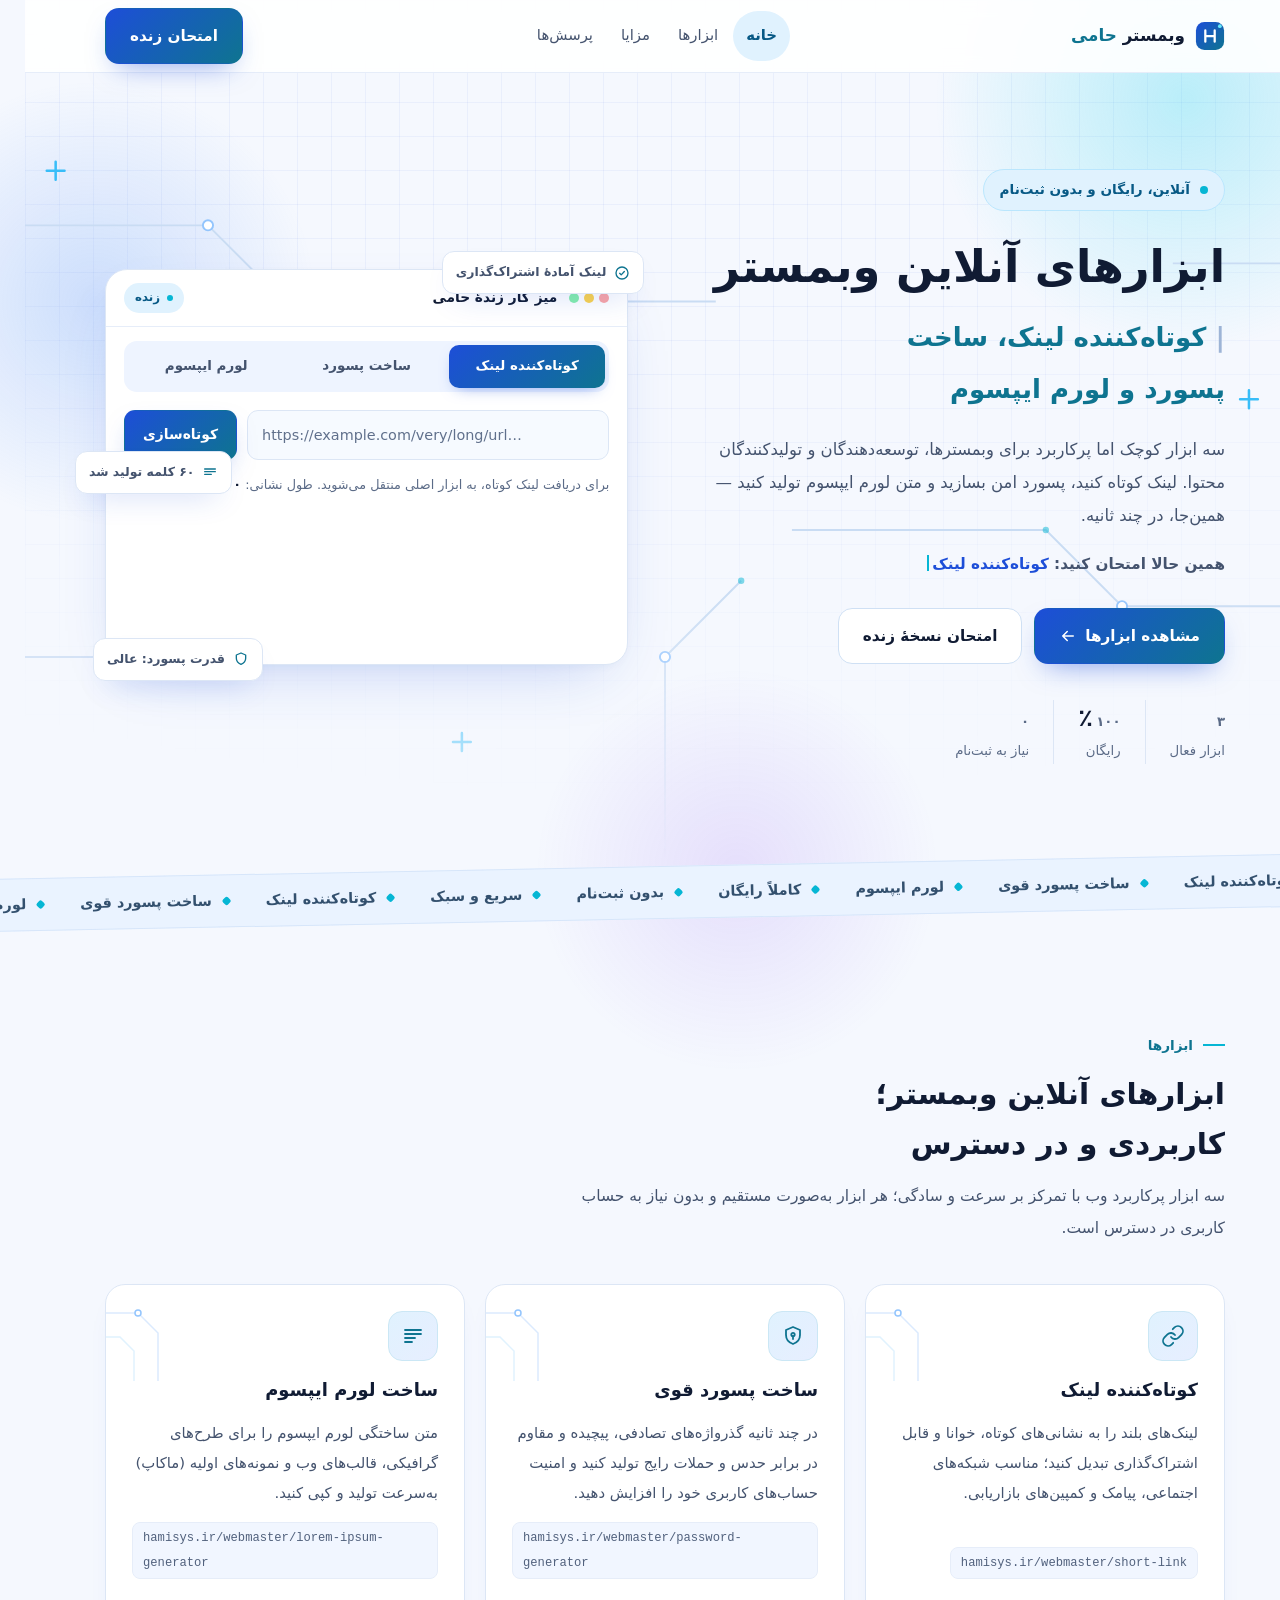
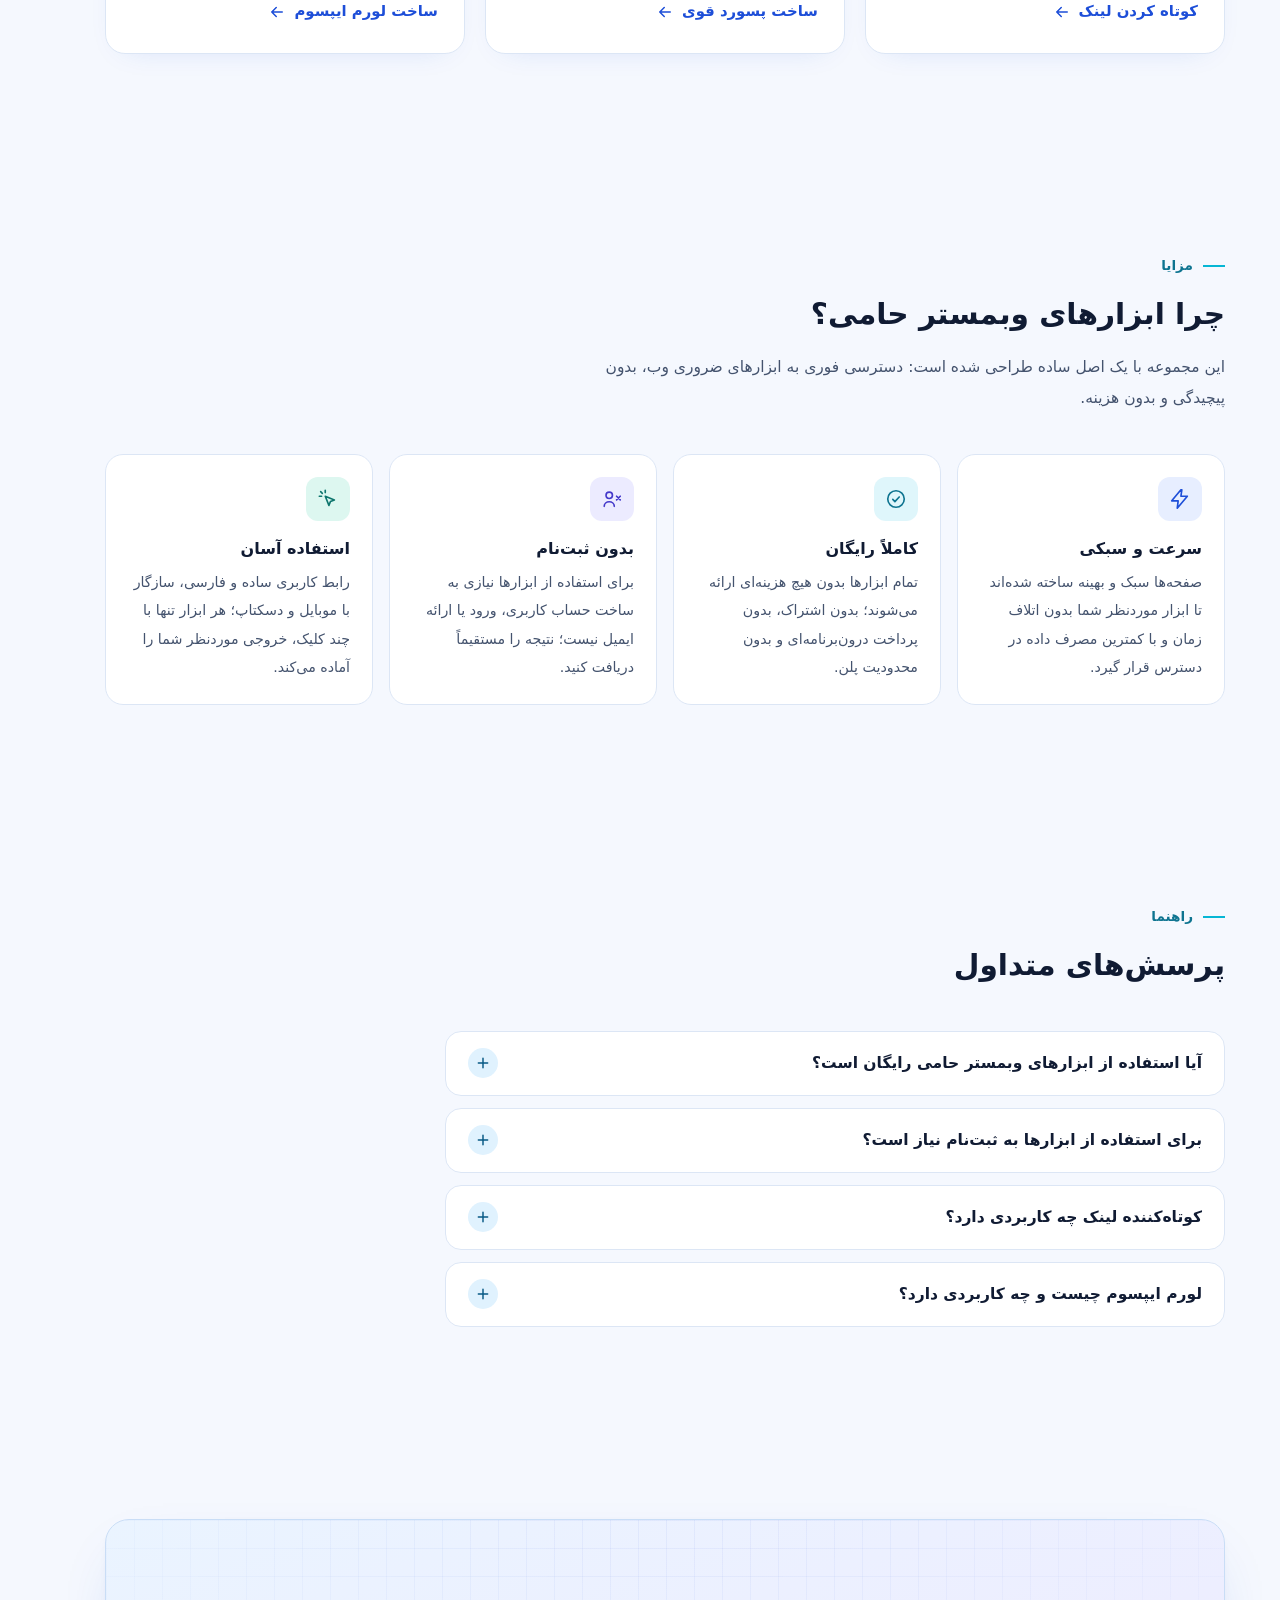
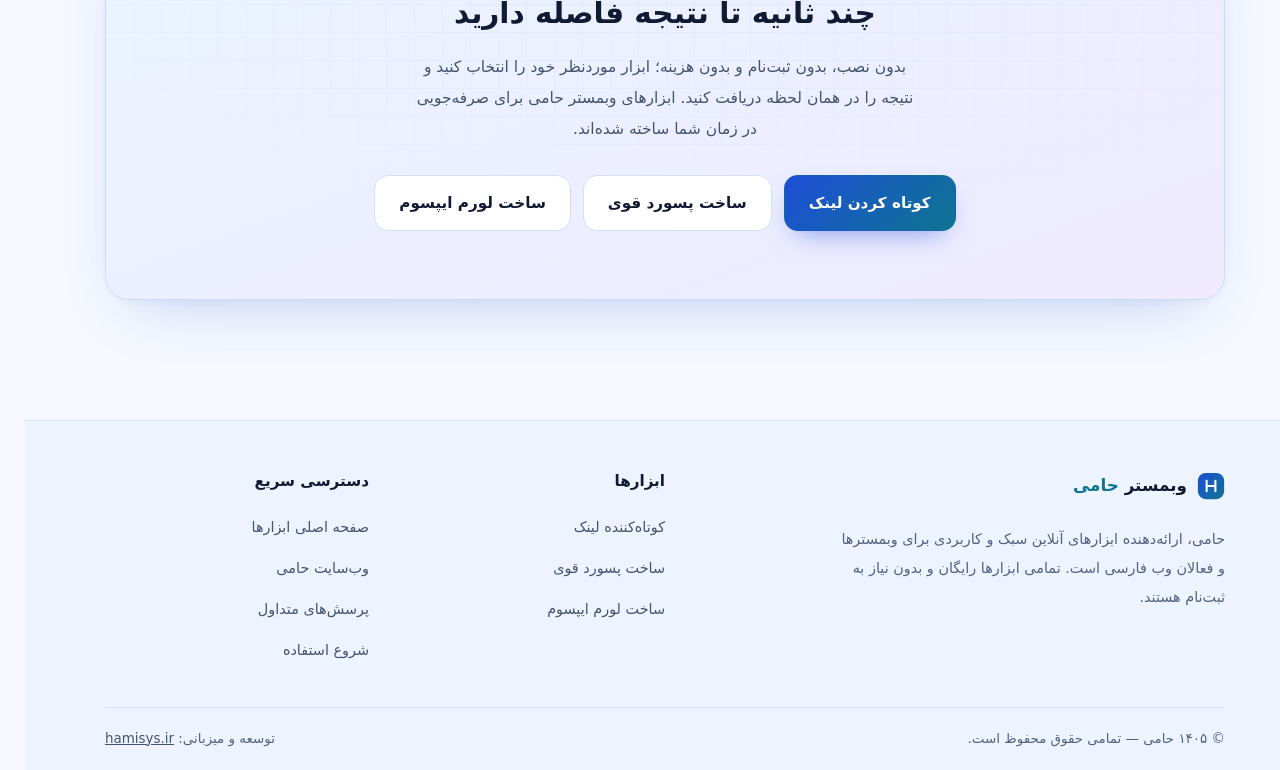
<file: public/assets/aistudio/Qwen_html_20261116_nc6yzn7gi_590d0b69.html>
<!doctype html>
<html lang="fa" dir="rtl">
<head>
  <meta charset="utf-8">
  <meta name="viewport" content="width=device-width, initial-scale=1">

  <!-- ===== SEO ===== -->
  <title>ابزارهای آنلاین وبمستر حامی | کوتاه‌کننده لینک، ساخت پسورد و لورم ایپسوم</title>
  <meta name="description" content="ابزارهای آنلاین و رایگان وبمستر حامی: کوتاه‌کننده لینک، ساخت پسورد قوی و تولید لورم ایپسوم؛ سریع، سبک و بدون ثبت‌نام، ویژه وبمسترها و تولیدکنندگان محتوا.">
  <meta name="robots" content="index, follow, max-image-preview:large, max-snippet:-1">
  <link rel="canonical" href="https://hamisys.ir/webmaster/">
  <meta name="theme-color" content="#F5F8FE">
  <meta name="color-scheme" content="light">

  <!-- ===== Open Graph / Twitter ===== -->
  <meta property="og:type" content="website">
  <meta property="og:locale" content="fa_IR">
  <meta property="og:site_name" content="حامی">
  <meta property="og:title" content="ابزارهای آنلاین وبمستر حامی | کوتاه‌کننده لینک، ساخت پسورد و لورم ایپسوم">
  <meta property="og:description" content="سه ابزار آنلاین و رایگان برای وبمسترها: کوتاه‌کننده لینک، ساخت پسورد قوی و تولید لورم ایپسوم؛ سریع و بدون ثبت‌نام.">
  <meta property="og:url" content="https://hamisys.ir/webmaster/">
  <meta property="og:image" content="https://hamisys.ir/webmaster/assets/og-cover.png">
  <meta property="og:image:width" content="1200">
  <meta property="og:image:height" content="630">
  <meta property="og:image:alt" content="ابزارهای آنلاین وبمستر حامی">
  <meta name="twitter:card" content="summary_large_image">
  <meta name="twitter:title" content="ابزارهای آنلاین وبمستر حامی">
  <meta name="twitter:description" content="کوتاه‌کننده لینک، ساخت پسورد قوی و لورم ایپسوم؛ رایگان و بدون ثبت‌نام.">
  <meta name="twitter:image" content="https://hamisys.ir/webmaster/assets/og-cover.png">

  <link rel="icon" href="data:image/svg+xml,%3Csvg xmlns='http://www.w3.org/2000/svg' viewBox='0 0 32 32'%3E%3Crect width='32' height='32' rx='7' fill='%231D4ED8'/%3E%3Cpath d='M11 10v12M21 10v12M11 16h10' stroke='%23FFFFFF' stroke-width='2.6' stroke-linecap='round' fill='none'/%3E%3Ccircle cx='26.5' cy='5.5' r='2' fill='%2367E8F9'/%3E%3C/svg%3E">

  <!-- فونت اختیاری محلی (پیش‌فرض: سیستمی = صفر درخواست)
  <link rel="preload" href="/webmaster/assets/fonts/Vazirmatn-Regular.woff2" as="font" type="font/woff2" crossorigin>
  <link rel="preload" href="/webmaster/assets/fonts/Vazirmatn-Bold.woff2" as="font" type="font/woff2" crossorigin>
  -->

  <!-- ===== داده‌های ساختاریافته ===== -->
  <script type="application/ld+json">
  {"@context":"https://schema.org","@graph":[
    {"@type":"Organization","@id":"https://hamisys.ir/#organization","name":"حامی","url":"https://hamisys.ir/"},
    {"@type":"WebSite","@id":"https://hamisys.ir/#website","url":"https://hamisys.ir/","name":"حامی","inLanguage":"fa-IR","publisher":{"@id":"https://hamisys.ir/#organization"}},
    {"@type":"CollectionPage","@id":"https://hamisys.ir/webmaster/#webpage","url":"https://hamisys.ir/webmaster/","name":"ابزارهای آنلاین وبمستر حامی | کوتاه‌کننده لینک، ساخت پسورد و لورم ایپسوم","description":"ابزارهای آنلاین و رایگان وبمستر حامی: کوتاه‌کننده لینک، ساخت پسورد قوی و تولید لورم ایپسوم؛ سریع، سبک و بدون ثبت‌نام، ویژه وبمسترها و تولیدکنندگان محتوا.","inLanguage":"fa-IR","isPartOf":{"@id":"https://hamisys.ir/#website"},"breadcrumb":{"@id":"https://hamisys.ir/webmaster/#breadcrumb"},"mainEntity":{"@id":"https://hamisys.ir/webmaster/#tools"}},
    {"@type":"BreadcrumbList","@id":"https://hamisys.ir/webmaster/#breadcrumb","itemListElement":[
      {"@type":"ListItem","position":1,"name":"خانه","item":"https://hamisys.ir/"},
      {"@type":"ListItem","position":2,"name":"ابزارهای وبمستر","item":"https://hamisys.ir/webmaster/"}]},
    {"@type":"ItemList","@id":"https://hamisys.ir/webmaster/#tools","numberOfItems":3,"itemListElement":[
      {"@type":"ListItem","position":1,"item":{"@type":"WebApplication","@id":"https://hamisys.ir/webmaster/short-link/#app","name":"کوتاه‌کننده لینک حامی","url":"https://hamisys.ir/webmaster/short-link/","description":"تبدیل لینک‌های بلند به نشانی کوتاه، خوانا و قابل اشتراک‌گذاری.","applicationCategory":"DeveloperApplication","operatingSystem":"Web","inLanguage":"fa-IR","isAccessibleForFree":true,"offers":{"@type":"Offer","price":"0","priceCurrency":"IRR"},"publisher":{"@id":"https://hamisys.ir/#organization"}}},
      {"@type":"ListItem","position":2,"item":{"@type":"WebApplication","@id":"https://hamisys.ir/webmaster/password-generator/#app","name":"ساخت پسورد قوی حامی","url":"https://hamisys.ir/webmaster/password-generator/","description":"تولید گذرواژه‌های تصادفی، پیچیده و مقاوم برای افزایش امنیت حساب‌های کاربری.","applicationCategory":"SecurityApplication","operatingSystem":"Web","inLanguage":"fa-IR","isAccessibleForFree":true,"offers":{"@type":"Offer","price":"0","priceCurrency":"IRR"},"publisher":{"@id":"https://hamisys.ir/#organization"}}},
      {"@type":"ListItem","position":3,"item":{"@type":"WebApplication","@id":"https://hamisys.ir/webmaster/lorem-ipsum-generator/#app","name":"ساخت لورم ایپسوم حامی","url":"https://hamisys.ir/webmaster/lorem-ipsum-generator/","description":"تولید سریع متن ساختگی لورم ایپسوم برای طراحی رابط کاربری، قالب وب و ماکاپ.","applicationCategory":"DesignApplication","operatingSystem":"Web","inLanguage":"fa-IR","isAccessibleForFree":true,"offers":{"@type":"Offer","price":"0","priceCurrency":"IRR"},"publisher":{"@id":"https://hamisys.ir/#organization"}}}]},
    {"@type":"FAQPage","@id":"https://hamisys.ir/webmaster/#faq","mainEntity":[
      {"@type":"Question","name":"آیا استفاده از ابزارهای وبمستر حامی رایگان است؟","acceptedAnswer":{"@type":"Answer","text":"بله. هر سه ابزار کوتاه‌کننده لینک، ساخت پسورد قوی و ساخت لورم ایپسوم به‌صورت کاملاً رایگان ارائه می‌شوند و استفاده از آن‌ها هیچ هزینه‌ای ندارد."}},
      {"@type":"Question","name":"برای استفاده از ابزارها به ثبت‌نام نیاز است؟","acceptedAnswer":{"@type":"Answer","text":"خیر. استفاده از تمام ابزارهای وبمستر حامی بدون ثبت‌نام و بدون ایجاد حساب کاربری امکان‌پذیر است؛ کافی است وارد صفحه ابزار شوید و از آن استفاده کنید."}},
      {"@type":"Question","name":"کوتاه‌کننده لینک چه کاربردی دارد؟","acceptedAnswer":{"@type":"Answer","text":"کوتاه‌کننده لینک، نشانی‌های اینترنتی بلند را به لینک‌های کوتاه و خوانا تبدیل می‌کند تا اشتراک‌گذاری آن‌ها در شبکه‌های اجتماعی، پیامک و کمپین‌های بازاریابی آسان‌تر شود."}},
      {"@type":"Question","name":"لورم ایپسوم چیست و چه کاربردی دارد؟","acceptedAnswer":{"@type":"Answer","text":"لورم ایپسوم متنی ساختگی و استاندارد در صنعت طراحی است که به‌عنوان محتوای موقت در قالب‌های وب، طرح‌های گرافیکی و نمونه‌های اولیه استفاده می‌شود تا پیش از آماده‌شدن محتوای اصلی، ساختار بصری طرح ارزیابی شود."}}]}
  ]}
  </script>

  <style>
    /* ============ توکن‌ها (تم روشن) ============ */
    :root{
      --bg:#F5F8FE; --surface:#FFFFFF; --surface-2:#EEF4FF;
      --line:#DCE6F5; --line-soft:#E6EDF9;
      --ink:#101B33; --muted:#44536E; --faint:#5B6B87;
      --blue:#1D4ED8; --cyan:#0E7490; --cyan-bright:#06B6D4; --sky:#38BDF8; --violet:#7C3AED;
      --chip-bg:#E0F2FE; --chip-ink:#075985;
      --grad:linear-gradient(135deg,#1D4ED8,#0E7490);
      --shadow-card:0 24px 60px -28px rgba(29,78,216,.28),0 4px 16px -8px rgba(14,116,144,.12);
    }
    /* فونت محلی اختیاری — همراه preload بالا فعال شود:
    @font-face{font-family:"Vazirmatn";src:url("/webmaster/assets/fonts/Vazirmatn-Regular.woff2") format("woff2");font-weight:400;font-display:swap}
    @font-face{font-family:"Vazirmatn";src:url("/webmaster/assets/fonts/Vazirmatn-Bold.woff2") format("woff2");font-weight:700;font-display:swap}
    */
    *,*::before,*::after{box-sizing:border-box;margin:0;padding:0}
    [hidden]{display:none!important}
    html{background:var(--bg);scroll-padding-top:90px;-webkit-text-size-adjust:100%}
    body{
      font-family:system-ui,-apple-system,"Segoe UI",Roboto,Tahoma,Arial,sans-serif;
      /* font-family:"Vazirmatn",system-ui,Tahoma,sans-serif; */
      background:transparent;color:var(--ink);font-size:1rem;line-height:2;overflow-x:clip;
    }
    svg{display:block;flex:none}
    h1,h2,h3{line-height:1.7;font-weight:700;text-wrap:balance}
    p{text-wrap:pretty}
    a{color:var(--blue)}
    ul{list-style:none}
    button{font:inherit;color:inherit;background:none;border:0;cursor:pointer}
    ::selection{background:rgba(6,182,212,.28)}
    :focus-visible{outline:2px solid var(--blue);outline-offset:3px}
    .container{width:min(1120px,100% - clamp(32px,6vw,64px));margin-inline:auto}
    .sr-only{position:absolute;width:1px;height:1px;padding:0;margin:-1px;overflow:hidden;clip:rect(0 0 0 0);white-space:nowrap;border:0}

    /* ============ پس‌زمینهٔ زنده (ثابت، فقط transform/opacity) ============ */
    body::before{content:"";position:fixed;inset:0;z-index:-2;pointer-events:none;
      background-image:linear-gradient(rgba(29,78,216,.05) 1px,transparent 1px),linear-gradient(90deg,rgba(29,78,216,.05) 1px,transparent 1px);
      background-size:34px 34px;
      -webkit-mask-image:radial-gradient(120% 90% at 50% 0%,#000 40%,transparent 100%);
              mask-image:radial-gradient(120% 90% at 50% 0%,#000 40%,transparent 100%)}
    .bg-decor{position:fixed;inset:0;z-index:-1;pointer-events:none}
    .orb{position:absolute;border-radius:50%}
    .orb-a{width:520px;height:520px;top:-160px;inset-inline-start:-140px;background:radial-gradient(circle,rgba(34,211,238,.28),transparent 68%)}
    .orb-b{width:460px;height:460px;top:8%;inset-inline-end:-160px;background:radial-gradient(circle,rgba(59,130,246,.22),transparent 68%)}
    .orb-c{width:420px;height:420px;bottom:-180px;inset-inline-start:28%;background:radial-gradient(circle,rgba(124,58,237,.13),transparent 68%)}

    .skip{position:fixed;top:10px;inset-inline-start:10px;z-index:100;transform:translateY(-250%);
      background:var(--blue);color:#fff;padding:10px 18px;border-radius:10px;font-weight:700;text-decoration:none}
    .skip:focus{transform:none}
    .progress{display:none;position:fixed;top:0;inset-inline:0;height:3px;z-index:70;
      background:linear-gradient(90deg,var(--cyan-bright),var(--blue),var(--violet));
      transform:scaleX(0);transform-origin:100% 50%}

    /* ============ هدر ============ */
    .site-header{position:sticky;top:0;z-index:50;background:rgba(255,255,255,.9);
      -webkit-backdrop-filter:blur(10px);backdrop-filter:blur(10px);border-bottom:1px solid var(--line-soft)}
    .header-in{display:flex;align-items:center;justify-content:space-between;flex-wrap:wrap;gap:8px 16px;min-height:66px;padding-block:8px}
    .brand{display:inline-flex;align-items:center;gap:10px;text-decoration:none;color:var(--ink);font-weight:700;font-size:1.05rem}
    .brand b{color:var(--cyan)}
    .main-nav ul{display:flex;flex-wrap:wrap;gap:2px}
    .main-nav a{display:inline-block;padding:10px 13px;border-radius:999px;color:var(--muted);text-decoration:none;font-size:.93rem}
    .main-nav a:hover{color:var(--ink);background:var(--surface-2)}
    .main-nav a[aria-current="page"]{color:var(--chip-ink);background:var(--chip-bg);font-weight:700}
    .header-cta{min-height:42px;padding:8px 18px;font-size:.88rem}

    /* ============ دکمه‌ها ============ */
    .btn{position:relative;display:inline-flex;align-items:center;justify-content:center;gap:8px;min-height:48px;padding:12px 24px;
      border-radius:14px;border:1px solid transparent;font-weight:700;font-size:.95rem;text-decoration:none;overflow:hidden}
    .btn-primary{background-image:var(--grad);color:#fff;box-shadow:0 12px 28px -12px rgba(29,78,216,.55)}
    .btn-primary::after{content:"";position:absolute;top:0;bottom:0;width:46%;inset-inline-start:-60%;
      background:linear-gradient(105deg,transparent,rgba(255,255,255,.35),transparent);transform:skewX(-18deg)}
    .btn-ghost{background:var(--surface);border-color:#CFE0F4;color:var(--ink)}
    .btn-ghost:hover{border-color:var(--cyan-bright);background:#F2FBFF}
    .btn-sm{min-height:44px;padding:10px 18px;font-size:.87rem;border-radius:11px}
    .btn:active{transform:translateY(1px) scale(.98)}
    .icon-btn{display:grid;place-items:center;width:44px;height:44px;border-radius:11px;border:1px solid var(--line);
      background:var(--surface);color:var(--cyan)}
    .icon-btn:hover{background:var(--chip-bg);border-color:#BAE6FD}

    /* ============ هیرو ============ */
    .hero{position:relative;padding-block:clamp(52px,8vw,96px) clamp(56px,8vw,96px)}
    .hero-circuit{position:absolute;inset:0;width:100%;height:100%;pointer-events:none;
      -webkit-mask-image:linear-gradient(#000 65%,transparent);mask-image:linear-gradient(#000 65%,transparent)}
    .hero-grid{position:relative;z-index:1;display:grid;grid-template-columns:1.02fr .98fr;gap:52px;align-items:center}
    .hero-badge{display:inline-flex;align-items:center;gap:10px;font-size:.85rem;font-weight:700;color:var(--chip-ink);
      background:var(--chip-bg);border:1px solid #BAE6FD;border-radius:999px;padding:6px 16px;margin-bottom:20px}
    .live-dot{width:8px;height:8px;border-radius:50%;background:var(--cyan-bright)}
    h1{font-size:clamp(1.7rem,1.15rem + 2.6vw,2.8rem);line-height:1.6}
    .h1-sub{display:block;font-size:.58em;font-weight:600;color:var(--cyan);margin-top:10px;line-height:2}
    .h1-sub .pipe{color:#9DB4D6}
    .lead{color:var(--muted);max-width:56ch;margin-top:18px;font-size:1.03rem}
    .live-line{margin-top:16px;font-size:.95rem;font-weight:600;color:var(--muted)}
    .type-wrap{display:inline-grid;vertical-align:bottom;color:var(--blue)}
    .type-wrap > span{grid-area:1/1;white-space:nowrap}
    .type-sizer{visibility:hidden}
    .type-word::after{content:"";display:inline-block;width:2px;height:1.05em;background:var(--cyan-bright);
      margin-inline-start:3px;vertical-align:-.15em}
    .cta-row{display:flex;flex-wrap:wrap;gap:12px;margin-top:28px}
    .stats{display:flex;flex-wrap:wrap;gap:24px;margin-top:36px}
    .stats li{display:grid;gap:2px}
    .stats li + li{border-inline-start:1px solid var(--line);padding-inline-start:24px}
    .stats b{font-size:1.5rem;line-height:1.5;color:var(--ink)}
    .num{display:inline-block;min-width:3ch;font-variant-numeric:tabular-nums}
    .stats span{font-size:.83rem;color:var(--faint)}

    /* ============ میز کار زنده ============ */
    .demo-wrap{position:relative}
    .demo{position:relative;background:var(--surface);border:1px solid var(--line);border-radius:22px;
      box-shadow:var(--shadow-card);overflow:hidden}
    .demo-head{display:flex;align-items:center;gap:12px;padding:13px 18px;border-bottom:1px solid var(--line-soft)}
    .demo-dots{display:flex;gap:5px}
    .demo-dots i{width:10px;height:10px;border-radius:50%}
    .demo-dots i:nth-child(1){background:#FCA5A5}.demo-dots i:nth-child(2){background:#FCD34D}.demo-dots i:nth-child(3){background:#86EFAC}
    .demo-title{flex:1;font-size:.86rem;font-weight:700}
    .demo-live{display:inline-flex;align-items:center;gap:7px;font-size:.74rem;font-weight:700;color:var(--chip-ink);
      background:var(--chip-bg);border-radius:999px;padding:3px 11px}
    .demo-live .live-dot{width:6px;height:6px}
    .demo-tabs{display:flex;gap:4px;margin:14px 18px 0;background:var(--surface-2);border-radius:13px;padding:4px}
    .demo-tab{flex:1;min-height:42px;padding:8px 6px;border-radius:10px;font-size:.84rem;font-weight:700;color:var(--muted)}
    .demo-tab:hover{color:var(--ink)}
    .demo-tab[aria-selected="true"]{background-image:var(--grad);color:#fff;box-shadow:0 6px 16px -8px rgba(29,78,216,.6)}
    .demo-body{padding:18px}
    .demo-panel h3{font-size:1rem;margin-bottom:10px}
    .is-live .demo-panel{min-height:236px}
    .is-live .demo-panel h3{position:absolute;width:1px;height:1px;overflow:hidden;clip:rect(0 0 0 0);white-space:nowrap}
    .is-live .nojs{display:none}
    .nojs{font-size:.9rem;color:var(--muted)}
    .demo-panel + .demo-panel{margin-top:22px;border-top:1px dashed var(--line);padding-top:22px}
    .is-live .demo-panel + .demo-panel{margin-top:0;border-top:0;padding-top:0}
    .sl-form{display:flex;gap:10px;flex-wrap:wrap}
    .sl-form input{flex:1;min-width:200px;min-height:46px;padding:10px 14px;border:1px solid var(--line);border-radius:11px;
      background:#F6FAFF;color:var(--ink);font:inherit;font-size:.9rem}
    .sl-form input::placeholder{color:#60708C}
    .sl-form input:focus{border-color:var(--cyan-bright);outline:2px solid var(--blue);outline-offset:2px}
    .demo-hint{font-size:.8rem;color:var(--faint);margin-top:12px}
    .demo-hint b{color:var(--ink);font-variant-numeric:tabular-nums}
    .pass-row{display:flex;gap:8px}
    .pass-out{flex:1;min-width:0;min-height:46px;padding:10px 14px;border:1px solid var(--line);border-radius:11px;
      background:#F6FAFF;color:var(--ink);font-family:ui-monospace,SFMono-Regular,Consolas,monospace;font-size:.92rem;letter-spacing:.5px}
    .slider-row{display:flex;align-items:center;gap:12px;margin-top:16px}
    .slider-row label{font-size:.85rem;font-weight:700;color:var(--muted)}
    .slider-row input[type="range"]{flex:1;accent-color:var(--cyan);min-height:32px}
    .val-chip{font-size:.8rem;font-weight:700;color:var(--chip-ink);background:var(--chip-bg);border-radius:8px;
      padding:2px 10px;min-width:4ch;text-align:center;font-variant-numeric:tabular-nums}
    .strength{display:flex;align-items:center;gap:12px;margin-top:14px;font-size:.85rem;color:var(--muted)}
    .strength b{color:var(--ink)}
    .meter{flex:1;height:8px;border-radius:99px;background:#E3ECF9;overflow:hidden}
    .meter i{display:block;height:100%;width:100%;border-radius:inherit;background:#059669;
      transform:scaleX(.7);transform-origin:100% 50%}
    .meter i[data-level="1"]{background:#DC2626}
    .meter i[data-level="2"]{background:#D97706}
    .meter i[data-level="3"]{background:#0E7490}
    .meter i[data-level="4"]{background:#059669}
    .lorem-out{margin-top:14px;max-height:148px;overflow:auto;padding:12px 14px;border:1px solid var(--line);border-radius:11px;
      background:#F6FAFF;font-family:ui-monospace,SFMono-Regular,Consolas,monospace;font-size:.8rem;line-height:1.9;
      color:var(--muted);text-align:left}
    .lorem-actions{display:flex;justify-content:flex-end;margin-top:12px}

    /* چیپ‌های شناور */
    .fchip{position:absolute;display:flex;align-items:center;gap:8px;background:var(--surface);border:1px solid var(--line);
      border-radius:12px;padding:8px 13px;font-size:.78rem;font-weight:700;color:var(--muted);
      box-shadow:0 14px 30px -16px rgba(29,78,216,.35);pointer-events:none}
    .fchip svg{color:var(--cyan)}
    .fchip-a{top:-18px;inset-inline-start:-16px}
    .fchip-b{bottom:-16px;inset-inline-end:-12px}
    .fchip-c{top:46%;inset-inline-end:-30px}

    /* ============ نوار متحرک ============ */
    .ticker{overflow:hidden;background:#EAF3FF;border-block:1px solid #D7E6FA;transform:rotate(-1.1deg);
      width:104%;margin-inline:-2%;margin-block:6px 10px}
    .ticker-track{display:flex;width:max-content}
    .ticker ul{display:flex;align-items:center;gap:36px;padding:11px 18px}
    .ticker li{display:flex;align-items:center;gap:11px;white-space:nowrap;font-weight:700;font-size:.9rem;color:#33506E}
    .ticker li::before{content:"";width:7px;height:7px;border-radius:2px;background:var(--cyan-bright);transform:rotate(45deg)}
    .ticker:hover .ticker-track{animation-play-state:paused}

    /* ============ بخش‌ها ============ */
    .section{padding-block:clamp(56px,8vw,96px)}
    .sec-head{max-width:660px;margin-bottom:40px}
    .eyebrow{display:inline-flex;align-items:center;gap:10px;color:var(--cyan);font-size:.85rem;font-weight:700;margin-bottom:10px}
    .eyebrow::before{content:"";width:22px;height:2px;background:var(--cyan-bright)}
    h2{font-size:clamp(1.3rem,1.05rem + 1.3vw,1.85rem)}
    .sec-lead{color:var(--muted);margin-top:12px;font-size:.97rem}

    /* ============ کارت ابزارها ============ */
    .tools-grid{display:grid;grid-template-columns:repeat(auto-fit,minmax(260px,1fr));gap:20px}
    .tool{position:relative;display:flex;flex-direction:column;gap:14px;padding:26px;border-radius:20px;overflow:hidden;
      border:1px solid var(--line);background:var(--surface);box-shadow:0 10px 30px -22px rgba(29,78,216,.25)}
    .tool::before{content:"";position:absolute;top:0;inset-inline:0;height:3px;background:var(--grad);
      transform:scaleX(0);transform-origin:100% 50%}
    .tool:hover,.tool:focus-within{border-color:#A5C8F2;box-shadow:0 26px 50px -26px rgba(29,78,216,.4)}
    .tool:focus-within{outline:2px solid var(--blue);outline-offset:3px}
    .tool-corner{position:absolute;top:0;inset-inline-end:0;pointer-events:none}
    .tool-icon{display:grid;place-items:center;width:50px;height:50px;border-radius:14px;color:var(--cyan);
      background:linear-gradient(135deg,#E0F2FE,#E7EEFF);border:1px solid #CBE7F5}
    .tool h3{font-size:1.12rem}
    .tool p{color:var(--muted);font-size:.93rem;flex:1}
    .tool-slug{font-family:ui-monospace,SFMono-Regular,Consolas,monospace;font-size:.76rem;direction:ltr;unicode-bidi:isolate;
      color:#51617D;background:#F1F6FF;border:1px solid var(--line-soft);padding:3px 10px;border-radius:8px;align-self:flex-start}
    .tool-link{display:inline-flex;align-items:center;gap:8px;color:var(--blue);font-weight:700;font-size:.93rem;text-decoration:none;margin-top:4px}
    .tool-link::after{content:"";position:absolute;inset:0;border-radius:inherit}
    .tool-link:focus-visible{outline:none}

    /* درخشش دنبال‌کنندهٔ نشانگر */
    [data-glow]::after{content:"";position:absolute;inset:0;border-radius:inherit;opacity:0;pointer-events:none;
      background:radial-gradient(260px circle at var(--mx,50%) var(--my,50%),rgba(6,182,212,.13),transparent 65%)}
    [data-glow]:hover::after{opacity:1}

    /* ============ مزایا ============ */
    .features-grid{display:grid;grid-template-columns:repeat(auto-fit,minmax(230px,1fr));gap:16px}
    .feature{padding:22px;border-radius:18px;border:1px solid var(--line);background:var(--surface)}
    .feature-icon{display:grid;place-items:center;width:44px;height:44px;border-radius:12px;margin-bottom:14px}
    .f-blue{color:#1D4ED8;background:#E7EEFF}
    .f-cyan{color:#0E7490;background:#DFF6FB}
    .f-indigo{color:#4338CA;background:#ECEBFF}
    .f-teal{color:#0F766E;background:#DDF7F0}
    .feature h3{font-size:1rem;margin-bottom:6px}
    .feature p{color:var(--muted);font-size:.89rem}

    /* ============ پرسش‌های متداول ============ */
    .faq-list{max-width:780px}
    .faq-list details{border:1px solid var(--line);border-radius:16px;background:var(--surface);overflow:hidden}
    .faq-list details + details{margin-top:12px}
    .faq-list summary{display:flex;align-items:center;justify-content:space-between;gap:16px;min-height:56px;
      padding:16px 22px;cursor:pointer;font-weight:700;font-size:.97rem;list-style:none}
    .faq-list summary::-webkit-details-marker{display:none}
    .faq-list summary:hover{background:#F4F9FF}
    .faq-list summary:focus-visible{outline-offset:-3px}
    .faq-icon{display:grid;place-items:center;width:30px;height:30px;border-radius:50%;background:var(--chip-bg);color:var(--chip-ink)}
    .faq-a{padding:0 22px 20px;color:var(--muted);font-size:.93rem}
    .faq-a p{max-width:64ch}

    /* ============ فراخوان پایانی ============ */
    .cta-panel{position:relative;overflow:hidden;text-align:center;padding:clamp(44px,6vw,68px) clamp(20px,4vw,48px);
      border-radius:24px;border:1px solid #C9DDF6;background:linear-gradient(160deg,#EAF4FF,#EFEAFF);
      box-shadow:var(--shadow-card)}
    .cta-panel::before{content:"";position:absolute;inset:0;pointer-events:none;
      background-image:linear-gradient(rgba(29,78,216,.06) 1px,transparent 1px),linear-gradient(90deg,rgba(29,78,216,.06) 1px,transparent 1px);
      background-size:28px 28px;
      -webkit-mask-image:radial-gradient(85% 85% at 50% 0%,#000,transparent 92%);
              mask-image:radial-gradient(85% 85% at 50% 0%,#000,transparent 92%)}
    .cta-beam{position:absolute;top:0;inset-inline-start:-50%;width:200%;height:3px;pointer-events:none;
      background:linear-gradient(90deg,transparent 42%,rgba(6,182,212,.9) 50%,transparent 58%)}
    .cta-panel > *{position:relative}
    .cta-panel p{color:var(--muted);max-width:52ch;margin:14px auto 0;font-size:.97rem}
    .cta-panel .cta-row{justify-content:center;margin-top:30px}

    /* ============ فوتر ============ */
    .site-footer{border-top:1px solid var(--line);background:var(--surface-2);padding-top:48px;margin-top:24px}
    .footer-grid{display:grid;grid-template-columns:2fr 1fr 1fr;gap:32px}
    .f-about{color:#52627E;font-size:.9rem;max-width:42ch;margin-top:14px}
    .f-title{font-size:.95rem;margin-bottom:12px}
    .f-col a{display:inline-block;color:var(--muted);text-decoration:none;font-size:.9rem;padding-block:6px}
    .f-col a:hover{color:var(--cyan)}
    .footer-bottom{display:flex;flex-wrap:wrap;justify-content:space-between;gap:8px 24px;
      border-top:1px solid var(--line);margin-top:36px;padding-block:18px;color:#52627E;font-size:.84rem}
    .footer-bottom a{color:var(--muted)}

    /* ============ Toast ============ */
    .toast{position:fixed;bottom:20px;inset-inline:0;margin-inline:auto;width:max-content;max-width:90vw;z-index:90;
      display:flex;align-items:center;gap:9px;padding:11px 20px;border-radius:999px;font-size:.88rem;font-weight:700;
      background:var(--surface);color:var(--ink);border:1px solid #A7E3F0;box-shadow:0 18px 40px -18px rgba(14,116,144,.45);
      opacity:0;transform:translateY(160%);pointer-events:none}
    .toast svg{color:#059669}
    .toast.show{opacity:1;transform:translateY(0)}

    /* ============ انیمیشن‌ها ============ */
    @media (prefers-reduced-motion: no-preference){
      html{scroll-behavior:smooth}
      .skip,.toast{transition:transform .3s ease,opacity .3s ease}
      .btn{transition:transform .2s ease,box-shadow .2s ease,border-color .2s ease,background-color .2s ease}
      .btn:hover{transform:translateY(-2px)}
      .btn-primary:hover{box-shadow:0 18px 36px -14px rgba(29,78,216,.65)}
      .btn-primary:hover::after{animation:shine .7s ease}
      .icon-btn{transition:background-color .2s ease,border-color .2s ease}
      .tool{transition:transform .25s ease,border-color .25s ease,box-shadow .25s ease}
      .tool:hover{transform:translateY(-5px)}
      .tool::before{transition:transform .35s ease}
      .tool:hover::before,.tool:focus-within::before{transform:scaleX(1)}
      .tool:hover .tool-icon svg{animation:wiggle .5s ease}
      .tool-link svg{transition:transform .25s ease}
      .tool:hover .tool-link svg{transform:translateX(-4px)}
      [data-glow]::after{transition:opacity .3s ease}
      .demo-tab{transition:color .2s ease}
      .meter i{transition:transform .35s ease,background-color .35s ease}
      .faq-icon svg{transition:transform .25s ease}
      details[open] .faq-icon svg{transform:rotate(45deg)}
      details[open] .faq-a{animation:fadein .3s ease}
      .live-dot{animation:blink 2.2s ease-in-out infinite}
      .type-word::after{animation:caret 1s steps(2,start) infinite}
      .spin svg{animation:spin .5s ease}
      .demo{animation:pop .6s cubic-bezier(.22,1,.36,1) .12s both}
      .fchip-a{animation:chipin .5s ease .5s both,floaty 6s ease-in-out 1.1s infinite}
      .fchip-b{animation:chipin .5s ease .65s both,floaty 7s ease-in-out 1.3s infinite}
      .fchip-c{animation:chipin .5s ease .8s both,floaty 8s ease-in-out 1.5s infinite}
      .ticker-track{animation:tick 26s linear infinite}
      .orb-a{animation:floaty 14s ease-in-out infinite alternate}
      .orb-b{animation:floaty 18s ease-in-out 2s infinite alternate}
      .orb-c{animation:floaty 22s ease-in-out 4s infinite alternate}
      .cta-beam{animation:beam 3.4s linear infinite}
      .pulse-a{animation:pulse-a 5.5s linear .5s infinite}
      .pulse-b{animation:pulse-b 6.5s linear 2s infinite}
      .pulse-c{animation:pulse-c 5s linear 1.2s infinite}
      .tw{animation:twinkle 3.2s ease-in-out infinite}
      .tw2{animation-delay:1.1s}.tw3{animation-delay:2.2s}

      @supports (animation-timeline: view()){
        .progress{display:block;animation:grow linear both;animation-timeline:scroll(root)}
        .reveal{animation:rise linear both;animation-timeline:view();animation-range:entry 0% entry 42%}
        .tools-grid .reveal:nth-child(2){animation-range:entry 6% entry 48%}
        .tools-grid .reveal:nth-child(3){animation-range:entry 12% entry 54%}
        .features-grid .reveal:nth-child(2){animation-range:entry 5% entry 47%}
        .features-grid .reveal:nth-child(3){animation-range:entry 10% entry 52%}
        .features-grid .reveal:nth-child(4){animation-range:entry 15% entry 57%}
        .bg-decor{animation:drift-bg linear both;animation-timeline:scroll(root);animation-range:0px 1200px}
        .hero-circuit{animation:drift-circuit linear both;animation-timeline:scroll(root);animation-range:0px 900px}
      }
    }
    @media (prefers-reduced-motion: reduce){
      *,*::before,*::after{animation:none!important;transition:none!important}
    }
    @keyframes rise{from{opacity:0;transform:translateY(28px) scale(.985)}to{opacity:1;transform:none}}
    @keyframes pop{from{opacity:0;transform:translateY(24px) scale(.97)}to{opacity:1;transform:none}}
    @keyframes chipin{from{opacity:0;transform:translateY(12px)}to{opacity:1;transform:translateY(0)}}
    @keyframes floaty{0%,100%{transform:translateY(0)}50%{transform:translateY(-10px)}}
    @keyframes grow{from{transform:scaleX(0)}to{transform:scaleX(1)}}
    @keyframes drift-bg{to{transform:translateY(-80px)}}
    @keyframes drift-circuit{to{transform:translateY(-46px)}}
    @keyframes tick{to{transform:translateX(50%)}}
    @keyframes shine{from{transform:translateX(0) skewX(-18deg)}to{transform:translateX(340%) skewX(-18deg)}}
    @keyframes wiggle{0%,100%{transform:rotate(0)}30%{transform:rotate(-8deg)}65%{transform:rotate(7deg)}}
    @keyframes spin{to{transform:rotate(360deg)}}
    @keyframes blink{0%,100%{opacity:1}50%{opacity:.3}}
    @keyframes caret{50%{opacity:0}}
    @keyframes fadein{from{opacity:0}to{opacity:1}}
    @keyframes twinkle{0%,100%{opacity:.15}50%{opacity:.85}}
    @keyframes beam{from{transform:translateX(-25%)}to{transform:translateX(25%)}}
    @keyframes pulse-a{0%{transform:translateX(0);opacity:0}12%{opacity:1}88%{opacity:1}100%{transform:translateX(360px);opacity:0}}
    @keyframes pulse-b{0%{transform:translateX(0);opacity:0}12%{opacity:1}88%{opacity:1}100%{transform:translateX(-360px);opacity:0}}
    @keyframes pulse-c{0%{transform:translateY(0);opacity:0}12%{opacity:1}88%{opacity:1}100%{transform:translateY(-160px);opacity:0}}
    .pulse-a,.pulse-b,.pulse-c{opacity:0}

    /* ============ ریسپانسیو ============ */
    @media (max-width: 1100px){.fchip{display:none}}
    @media (max-width: 900px){
      .hero-grid{grid-template-columns:1fr;gap:40px}
      .demo-wrap{max-width:560px;margin-inline:auto;width:100%}
      .footer-grid{grid-template-columns:1fr 1fr}
      .f-brand{grid-column:1 / -1}
    }
    @media (max-width: 720px){
      .header-cta{display:none}
      .stats{gap:16px}
      .stats li + li{padding-inline-start:16px}
      .ticker{transform:rotate(0);width:100%;margin-inline:0}
    }
  </style>
</head>

<body>
  <a class="skip" href="#main">پرش به محتوای اصلی</a>
  <div class="progress" aria-hidden="true"></div>
  <div class="bg-decor" aria-hidden="true">
    <span class="orb orb-a"></span><span class="orb orb-b"></span><span class="orb orb-c"></span>
  </div>

  <!-- ================= هدر ================= -->
  <header class="site-header">
    <div class="container header-in">
      <a class="brand" href="https://hamisys.ir/webmaster/" aria-label="وبمستر حامی — صفحه اصلی">
        <svg width="30" height="30" viewBox="0 0 32 32" aria-hidden="true" focusable="false">
          <defs><linearGradient id="lg" x1="0" y1="0" x2="1" y2="1"><stop offset="0" stop-color="#1D4ED8"/><stop offset="1" stop-color="#0E7490"/></linearGradient></defs>
          <rect x="1" y="1" width="30" height="30" rx="9" fill="url(#lg)"/>
          <path d="M11 10v12M21 10v12M11 16h10" stroke="#fff" stroke-width="2.4" stroke-linecap="round" fill="none"/>
          <circle cx="26.5" cy="5.5" r="2" fill="#67E8F9"/>
        </svg>
        <span>وبمستر <b>حامی</b></span>
      </a>
      <nav class="main-nav" aria-label="ناوبری اصلی">
        <ul role="list">
          <li><a href="https://hamisys.ir/webmaster/" aria-current="page">خانه</a></li>
          <li><a href="#tools">ابزارها</a></li>
          <li><a href="#features">مزایا</a></li>
          <li><a href="#faq">پرسش‌ها</a></li>
        </ul>
      </nav>
      <a class="btn btn-primary header-cta" href="#live-demo">امتحان زنده</a>
    </div>
  </header>

  <main id="main" tabindex="-1">

    <!-- ================= هیرو ================= -->
    <section class="hero" aria-labelledby="hero-title">
      <!-- مدار روشن پس‌زمینه -->
      <svg class="hero-circuit" viewBox="0 0 1440 620" preserveAspectRatio="xMidYMid slice" aria-hidden="true" focusable="false">
        <g fill="none" stroke="#C9DCF3" stroke-width="1.5">
          <path d="M0 120H360L420 180H760"/>
          <path d="M1440 420H1080L1020 360H820"/>
          <path d="M720 620V460L780 400"/>
          <path d="M120 620V520L180 460H320"/>
          <path d="M1320 0V90L1260 150H1120"/>
        </g>
        <g fill="#FFFFFF" stroke="#93C5FD" stroke-width="1.5">
          <circle cx="360" cy="120" r="4"/><circle cx="1080" cy="420" r="4"/>
          <circle cx="720" cy="460" r="4"/><circle cx="180" cy="460" r="4"/><circle cx="1260" cy="150" r="4"/>
        </g>
        <g fill="#06B6D4" opacity=".5">
          <circle cx="420" cy="180" r="2.5"/><circle cx="1020" cy="360" r="2.5"/><circle cx="780" cy="400" r="2.5"/>
        </g>
        <g stroke="#38BDF8" stroke-width="2" stroke-linecap="round">
          <path class="tw" d="M240 70v14M233 77h14"/>
          <path class="tw tw2" d="M1180 250v14M1173 257h14"/>
          <path class="tw tw3" d="M560 520v14M553 527h14"/>
        </g>
        <g class="pulse-a" transform="translate(0,120)"><circle r="8" fill="#06B6D4" opacity=".18"/><circle r="3" fill="#06B6D4"/></g>
        <g class="pulse-b" transform="translate(1440,420)"><circle r="8" fill="#06B6D4" opacity=".18"/><circle r="3" fill="#06B6D4"/></g>
        <g class="pulse-c" transform="translate(720,620)"><circle r="8" fill="#06B6D4" opacity=".18"/><circle r="3" fill="#06B6D4"/></g>
      </svg>

      <div class="container hero-grid">
        <div>
          <p class="hero-badge"><span class="live-dot" aria-hidden="true"></span> آنلاین، رایگان و بدون ثبت‌نام</p>
          <h1 id="hero-title">ابزارهای آنلاین وبمستر
            <span class="h1-sub"><span class="pipe" aria-hidden="true">|</span> کوتاه‌کننده لینک، ساخت پسورد و لورم ایپسوم</span>
          </h1>
          <p class="lead">سه ابزار کوچک اما پرکاربرد برای وبمسترها، توسعه‌دهندگان و تولیدکنندگان محتوا. لینک کوتاه کنید، پسورد امن بسازید و متن لورم ایپسوم تولید کنید — همین‌جا، در چند ثانیه.</p>
          <p class="live-line">همین حالا امتحان کنید:
            <span class="type-wrap" aria-hidden="true"><span class="type-sizer">ساخت لورم ایپسوم</span><span class="type-word" id="type-word">کوتاه‌کننده لینک</span></span>
            <span class="sr-only">کوتاه‌کننده لینک، ساخت پسورد قوی و ساخت لورم ایپسوم</span>
          </p>
          <div class="cta-row">
            <a class="btn btn-primary" href="#tools">مشاهده ابزارها
              <svg width="18" height="18" viewBox="0 0 24 24" fill="none" stroke="currentColor" stroke-width="2" stroke-linecap="round" stroke-linejoin="round" aria-hidden="true" focusable="false"><path d="M19 12H5M11 6l-6 6 6 6"/></svg>
            </a>
            <a class="btn btn-ghost" href="#live-demo">امتحان نسخهٔ زنده</a>
          </div>
          <ul class="stats" role="list">
            <li><b><span class="num" data-count="3">۳</span></b><span>ابزار فعال</span></li>
            <li><b><span class="num" data-count="100">۱۰۰</span>٪</b><span>رایگان</span></li>
            <li><b><span class="num">۰</span></b><span>نیاز به ثبت‌نام</span></li>
          </ul>
        </div>

        <!-- میز کار زنده -->
        <div class="demo-wrap" id="live-demo">
          <div class="demo" id="demo" data-glow>
            <div class="demo-head">
              <span class="demo-dots" aria-hidden="true"><i></i><i></i><i></i></span>
              <span class="demo-title">میز کار زندهٔ حامی</span>
              <span class="demo-live"><span class="live-dot" aria-hidden="true"></span> زنده</span>
            </div>
            <div class="demo-tabs" id="demo-tabs" hidden>
              <button type="button" class="demo-tab" id="tab-link" data-tab="p-link">کوتاه‌کننده لینک</button>
              <button type="button" class="demo-tab" id="tab-pass" data-tab="p-pass">ساخت پسورد</button>
              <button type="button" class="demo-tab" id="tab-lorem" data-tab="p-lorem">لورم ایپسوم</button>
            </div>
            <div class="demo-body">

              <div class="demo-panel" id="p-link">
                <h3>کوتاه‌کننده لینک</h3>
                <form class="sl-form" action="https://hamisys.ir/webmaster/short-link/" method="get">
                  <label class="sr-only" for="sl-url">نشانی اینترنتی بلند</label>
                  <input id="sl-url" name="url" type="url" required dir="ltr" autocomplete="off" placeholder="https://example.com/very/long/url…">
                  <button class="btn btn-primary btn-sm" type="submit">کوتاه‌سازی</button>
                </form>
                <p class="demo-hint">برای دریافت لینک کوتاه، به ابزار اصلی منتقل می‌شوید.
                  <span class="js-only" hidden>طول نشانی: <b id="sl-count">۰</b> نویسه</span>
                </p>
                <p class="nojs"><a href="https://hamisys.ir/webmaster/short-link/">ورود به کوتاه‌کننده لینک</a></p>
              </div>

              <div class="demo-panel" id="p-pass">
                <h3>ساخت پسورد قوی</h3>
                <p class="nojs">تولید گذرواژهٔ تصادفی و مقاوم، بدون نویسه‌های مشابه (مانند 0 و O). <a href="https://hamisys.ir/webmaster/password-generator/">ورود به ابزار ساخت پسورد</a></p>
                <div class="js-only" hidden>
                  <div class="pass-row">
                    <input id="pass-out" class="pass-out" type="text" readonly dir="ltr" aria-label="پسورد تولیدشده">
                    <button type="button" class="icon-btn" id="pass-regen" aria-label="تولید پسورد جدید">
                      <svg width="20" height="20" viewBox="0 0 24 24" fill="none" stroke="currentColor" stroke-width="1.8" stroke-linecap="round" stroke-linejoin="round" aria-hidden="true" focusable="false"><path d="M20 12a8 8 0 1 1-2.34-5.66"/><path d="M20 4v4h-4"/></svg>
                    </button>
                    <button type="button" class="icon-btn" data-copy="#pass-out" aria-label="کپی پسورد">
                      <svg width="20" height="20" viewBox="0 0 24 24" fill="none" stroke="currentColor" stroke-width="1.8" stroke-linecap="round" stroke-linejoin="round" aria-hidden="true" focusable="false"><rect x="9" y="9" width="11" height="11" rx="2"/><path d="M5 15V5a2 2 0 0 1 2-2h10"/></svg>
                    </button>
                  </div>
                  <div class="slider-row">
                    <label for="pass-len">طول</label>
                    <input type="range" id="pass-len" min="8" max="32" value="16">
                    <output class="val-chip" id="pass-len-val" for="pass-len">۱۶</output>
                  </div>
                  <div class="strength">
                    <span>قدرت: <b id="pass-label">عالی</b></span>
                    <span class="meter" aria-hidden="true"><i id="pass-meter" data-level="4"></i></span>
                  </div>
                </div>
              </div>

              <div class="demo-panel" id="p-lorem">
                <h3>ساخت لورم ایپسوم</h3>
                <p class="nojs">متن ساختگی استاندارد برای قالب‌ها و طرح‌های اولیه. <a href="https://hamisys.ir/webmaster/lorem-ipsum-generator/">ورود به ابزار لورم ایپسوم</a></p>
                <div class="js-only" hidden>
                  <div class="slider-row">
                    <label for="lorem-len">تعداد کلمات</label>
                    <input type="range" id="lorem-len" min="20" max="200" step="10" value="60">
                    <output class="val-chip" id="lorem-len-val" for="lorem-len">۶۰ کلمه</output>
                  </div>
                  <div class="lorem-out" id="lorem-out" role="region" aria-label="متن لورم ایپسوم تولیدشده" tabindex="0" dir="ltr" lang="la"></div>
                  <div class="lorem-actions">
                    <button type="button" class="btn btn-ghost btn-sm" data-copy="#lorem-out">
                      <svg width="17" height="17" viewBox="0 0 24 24" fill="none" stroke="currentColor" stroke-width="1.8" stroke-linecap="round" stroke-linejoin="round" aria-hidden="true" focusable="false"><rect x="9" y="9" width="11" height="11" rx="2"/><path d="M5 15V5a2 2 0 0 1 2-2h10"/></svg>
                      کپی متن
                    </button>
                  </div>
                </div>
              </div>

            </div>
          </div>

          <!-- چیپ‌های شناور تزئینی -->
          <div class="fchip fchip-a" aria-hidden="true">
            <svg width="16" height="16" viewBox="0 0 24 24" fill="none" stroke="currentColor" stroke-width="2" stroke-linecap="round" stroke-linejoin="round" focusable="false"><circle cx="12" cy="12" r="9"/><path d="M8.5 12.5l2.3 2.3 4.7-5"/></svg>
            لینک آمادهٔ اشتراک‌گذاری
          </div>
          <div class="fchip fchip-b" aria-hidden="true">
            <svg width="16" height="16" viewBox="0 0 24 24" fill="none" stroke="currentColor" stroke-width="2" stroke-linecap="round" stroke-linejoin="round" focusable="false"><path d="M12 3l7 3v5c0 4.6-3 7.6-7 9-4-1.4-7-4.4-7-9V6z"/></svg>
            قدرت پسورد: عالی
          </div>
          <div class="fchip fchip-c" aria-hidden="true">
            <svg width="16" height="16" viewBox="0 0 24 24" fill="none" stroke="currentColor" stroke-width="2" stroke-linecap="round" focusable="false"><path d="M4 6h16M4 10h16M4 14h10"/></svg>
            ۶۰ کلمه تولید شد
          </div>
        </div>
      </div>
    </section>

    <!-- ================= نوار متحرک ================= -->
    <div class="ticker" aria-label="قابلیت‌های ابزارهای حامی">
      <div class="ticker-track">
        <ul role="list">
          <li>کوتاه‌کننده لینک</li><li>ساخت پسورد قوی</li><li>لورم ایپسوم</li>
          <li>کاملاً رایگان</li><li>بدون ثبت‌نام</li><li>سریع و سبک</li>
        </ul>
        <ul role="list" aria-hidden="true">
          <li>کوتاه‌کننده لینک</li><li>ساخت پسورد قوی</li><li>لورم ایپسوم</li>
          <li>کاملاً رایگان</li><li>بدون ثبت‌نام</li><li>سریع و سبک</li>
        </ul>
      </div>
    </div>

    <!-- ================= ابزارها ================= -->
    <section class="section" id="tools" aria-labelledby="tools-title">
      <div class="container">
        <div class="sec-head reveal">
          <span class="eyebrow">ابزارها</span>
          <h2 id="tools-title">ابزارهای آنلاین وبمستر؛ کاربردی و در دسترس</h2>
          <p class="sec-lead">سه ابزار پرکاربرد وب با تمرکز بر سرعت و سادگی؛ هر ابزار به‌صورت مستقیم و بدون نیاز به حساب کاربری در دسترس است.</p>
        </div>
        <div class="tools-grid">

          <article class="tool reveal" data-glow>
            <svg class="tool-corner" width="96" height="96" viewBox="0 0 96 96" aria-hidden="true" focusable="false">
              <path d="M0 28H32L52 48V96" fill="none" stroke="#DBEAFE" stroke-width="1.5"/>
              <path d="M0 52H14L28 66V96" fill="none" stroke="#E0F2FE" stroke-width="1.5"/>
              <circle cx="32" cy="28" r="3" fill="#fff" stroke="#93C5FD" stroke-width="1.5"/>
            </svg>
            <span class="tool-icon">
              <svg width="24" height="24" viewBox="0 0 24 24" fill="none" stroke="currentColor" stroke-width="1.8" stroke-linecap="round" stroke-linejoin="round" aria-hidden="true" focusable="false"><path d="M10 13a5 5 0 0 0 7.54.54l3-3a5 5 0 0 0-7.07-7.07l-1.72 1.71"/><path d="M14 11a5 5 0 0 0-7.54-.54l-3 3a5 5 0 0 0 7.07 7.07l1.71-1.71"/></svg>
            </span>
            <h3>کوتاه‌کننده لینک</h3>
            <p>لینک‌های بلند را به نشانی‌های کوتاه، خوانا و قابل اشتراک‌گذاری تبدیل کنید؛ مناسب شبکه‌های اجتماعی، پیامک و کمپین‌های بازاریابی.</p>
            <span class="tool-slug">hamisys.ir/webmaster/short-link</span>
            <a class="tool-link" href="https://hamisys.ir/webmaster/short-link/">کوتاه کردن لینک
              <svg width="18" height="18" viewBox="0 0 24 24" fill="none" stroke="currentColor" stroke-width="2" stroke-linecap="round" stroke-linejoin="round" aria-hidden="true" focusable="false"><path d="M19 12H5M11 6l-6 6 6 6"/></svg>
            </a>
          </article>

          <article class="tool reveal" data-glow>
            <svg class="tool-corner" width="96" height="96" viewBox="0 0 96 96" aria-hidden="true" focusable="false">
              <path d="M0 28H32L52 48V96" fill="none" stroke="#DBEAFE" stroke-width="1.5"/>
              <path d="M0 52H14L28 66V96" fill="none" stroke="#E0F2FE" stroke-width="1.5"/>
              <circle cx="32" cy="28" r="3" fill="#fff" stroke="#93C5FD" stroke-width="1.5"/>
            </svg>
            <span class="tool-icon">
              <svg width="24" height="24" viewBox="0 0 24 24" fill="none" stroke="currentColor" stroke-width="1.8" stroke-linecap="round" stroke-linejoin="round" aria-hidden="true" focusable="false"><path d="M12 3l7 3v5c0 4.6-3 7.6-7 9-4-1.4-7-4.4-7-9V6z"/><circle cx="12" cy="10.5" r="1.7"/><path d="M12 12.2V15"/></svg>
            </span>
            <h3>ساخت پسورد قوی</h3>
            <p>در چند ثانیه گذرواژه‌های تصادفی، پیچیده و مقاوم در برابر حدس و حملات رایج تولید کنید و امنیت حساب‌های کاربری خود را افزایش دهید.</p>
            <span class="tool-slug">hamisys.ir/webmaster/password-generator</span>
            <a class="tool-link" href="https://hamisys.ir/webmaster/password-generator/">ساخت پسورد قوی
              <svg width="18" height="18" viewBox="0 0 24 24" fill="none" stroke="currentColor" stroke-width="2" stroke-linecap="round" stroke-linejoin="round" aria-hidden="true" focusable="false"><path d="M19 12H5M11 6l-6 6 6 6"/></svg>
            </a>
          </article>

          <article class="tool reveal" data-glow>
            <svg class="tool-corner" width="96" height="96" viewBox="0 0 96 96" aria-hidden="true" focusable="false">
              <path d="M0 28H32L52 48V96" fill="none" stroke="#DBEAFE" stroke-width="1.5"/>
              <path d="M0 52H14L28 66V96" fill="none" stroke="#E0F2FE" stroke-width="1.5"/>
              <circle cx="32" cy="28" r="3" fill="#fff" stroke="#93C5FD" stroke-width="1.5"/>
            </svg>
            <span class="tool-icon">
              <svg width="24" height="24" viewBox="0 0 24 24" fill="none" stroke="currentColor" stroke-width="1.8" stroke-linecap="round" stroke-linejoin="round" aria-hidden="true" focusable="false"><path d="M4 6h16M4 10h16M4 14h10M4 18h7"/></svg>
            </span>
            <h3>ساخت لورم ایپسوم</h3>
            <p>متن ساختگی لورم ایپسوم را برای طرح‌های گرافیکی، قالب‌های وب و نمونه‌های اولیه (ماکاپ) به‌سرعت تولید و کپی کنید.</p>
            <span class="tool-slug">hamisys.ir/webmaster/lorem-ipsum-generator</span>
            <a class="tool-link" href="https://hamisys.ir/webmaster/lorem-ipsum-generator/">ساخت لورم ایپسوم
              <svg width="18" height="18" viewBox="0 0 24 24" fill="none" stroke="currentColor" stroke-width="2" stroke-linecap="round" stroke-linejoin="round" aria-hidden="true" focusable="false"><path d="M19 12H5M11 6l-6 6 6 6"/></svg>
            </a>
          </article>

        </div>
      </div>
    </section>

    <!-- ================= مزایا ================= -->
    <section class="section" id="features" aria-labelledby="features-title">
      <div class="container">
        <div class="sec-head reveal">
          <span class="eyebrow">مزایا</span>
          <h2 id="features-title">چرا ابزارهای وبمستر حامی؟</h2>
          <p class="sec-lead">این مجموعه با یک اصل ساده طراحی شده است: دسترسی فوری به ابزارهای ضروری وب، بدون پیچیدگی و بدون هزینه.</p>
        </div>
        <div class="features-grid">
          <div class="feature reveal">
            <span class="feature-icon f-blue">
              <svg width="22" height="22" viewBox="0 0 24 24" fill="none" stroke="currentColor" stroke-width="1.8" stroke-linecap="round" stroke-linejoin="round" aria-hidden="true" focusable="false"><path d="M13 2L3 14h7l-1 8 11-13h-7l1-7z"/></svg>
            </span>
            <h3>سرعت و سبکی</h3>
            <p>صفحه‌ها سبک و بهینه ساخته شده‌اند تا ابزار موردنظر شما بدون اتلاف زمان و با کمترین مصرف داده در دسترس قرار گیرد.</p>
          </div>
          <div class="feature reveal">
            <span class="feature-icon f-cyan">
              <svg width="22" height="22" viewBox="0 0 24 24" fill="none" stroke="currentColor" stroke-width="1.8" stroke-linecap="round" stroke-linejoin="round" aria-hidden="true" focusable="false"><circle cx="12" cy="12" r="9"/><path d="M8.5 12.5l2.3 2.3 4.7-5"/></svg>
            </span>
            <h3>کاملاً رایگان</h3>
            <p>تمام ابزارها بدون هیچ هزینه‌ای ارائه می‌شوند؛ بدون اشتراک، بدون پرداخت درون‌برنامه‌ای و بدون محدودیت پلن.</p>
          </div>
          <div class="feature reveal">
            <span class="feature-icon f-indigo">
              <svg width="22" height="22" viewBox="0 0 24 24" fill="none" stroke="currentColor" stroke-width="1.8" stroke-linecap="round" stroke-linejoin="round" aria-hidden="true" focusable="false"><circle cx="9" cy="8" r="3.5"/><path d="M3.5 20c0-3 2.5-5 5.5-5s5.5 2 5.5 5"/><path d="M17 9l4 4M21 9l-4 4"/></svg>
            </span>
            <h3>بدون ثبت‌نام</h3>
            <p>برای استفاده از ابزارها نیازی به ساخت حساب کاربری، ورود یا ارائه ایمیل نیست؛ نتیجه را مستقیماً دریافت کنید.</p>
          </div>
          <div class="feature reveal">
            <span class="feature-icon f-teal">
              <svg width="22" height="22" viewBox="0 0 24 24" fill="none" stroke="currentColor" stroke-width="1.8" stroke-linecap="round" stroke-linejoin="round" aria-hidden="true" focusable="false"><path d="M9 9l10 4-4.3 1.7L13 19z"/><path d="M4 4l1.8 1.8M2.5 9H5M9 2.5V5"/></svg>
            </span>
            <h3>استفاده آسان</h3>
            <p>رابط کاربری ساده و فارسی، سازگار با موبایل و دسکتاپ؛ هر ابزار تنها با چند کلیک، خروجی موردنظر شما را آماده می‌کند.</p>
          </div>
        </div>
      </div>
    </section>

    <!-- ================= پرسش‌های متداول ================= -->
    <section class="section" id="faq" aria-labelledby="faq-title">
      <div class="container">
        <div class="sec-head reveal">
          <span class="eyebrow">راهنما</span>
          <h2 id="faq-title">پرسش‌های متداول</h2>
        </div>
        <div class="faq-list">
          <details class="reveal">
            <summary>آیا استفاده از ابزارهای وبمستر حامی رایگان است؟
              <span class="faq-icon" aria-hidden="true"><svg width="16" height="16" viewBox="0 0 24 24" fill="none" stroke="currentColor" stroke-width="2.2" stroke-linecap="round" focusable="false"><path d="M12 5v14M5 12h14"/></svg></span>
            </summary>
            <div class="faq-a"><p>بله. هر سه ابزار کوتاه‌کننده لینک، ساخت پسورد قوی و ساخت لورم ایپسوم به‌صورت کاملاً رایگان ارائه می‌شوند و استفاده از آن‌ها هیچ هزینه‌ای ندارد.</p></div>
          </details>
          <details class="reveal">
            <summary>برای استفاده از ابزارها به ثبت‌نام نیاز است؟
              <span class="faq-icon" aria-hidden="true"><svg width="16" height="16" viewBox="0 0 24 24" fill="none" stroke="currentColor" stroke-width="2.2" stroke-linecap="round" focusable="false"><path d="M12 5v14M5 12h14"/></svg></span>
            </summary>
            <div class="faq-a"><p>خیر. استفاده از تمام ابزارهای وبمستر حامی بدون ثبت‌نام و بدون ایجاد حساب کاربری امکان‌پذیر است؛ کافی است وارد صفحه ابزار شوید و از آن استفاده کنید.</p></div>
          </details>
          <details class="reveal">
            <summary>کوتاه‌کننده لینک چه کاربردی دارد؟
              <span class="faq-icon" aria-hidden="true"><svg width="16" height="16" viewBox="0 0 24 24" fill="none" stroke="currentColor" stroke-width="2.2" stroke-linecap="round" focusable="false"><path d="M12 5v14M5 12h14"/></svg></span>
            </summary>
            <div class="faq-a"><p>کوتاه‌کننده لینک، نشانی‌های اینترنتی بلند را به لینک‌های کوتاه و خوانا تبدیل می‌کند تا اشتراک‌گذاری آن‌ها در شبکه‌های اجتماعی، پیامک و کمپین‌های بازاریابی آسان‌تر شود.</p></div>
          </details>
          <details class="reveal">
            <summary>لورم ایپسوم چیست و چه کاربردی دارد؟
              <span class="faq-icon" aria-hidden="true"><svg width="16" height="16" viewBox="0 0 24 24" fill="none" stroke="currentColor" stroke-width="2.2" stroke-linecap="round" focusable="false"><path d="M12 5v14M5 12h14"/></svg></span>
            </summary>
            <div class="faq-a"><p>لورم ایپسوم متنی ساختگی و استاندارد در صنعت طراحی است که به‌عنوان محتوای موقت در قالب‌های وب، طرح‌های گرافیکی و نمونه‌های اولیه استفاده می‌شود تا پیش از آماده‌شدن محتوای اصلی، ساختار بصری طرح ارزیابی شود.</p></div>
          </details>
        </div>
      </div>
    </section>

    <!-- ================= فراخوان پایانی ================= -->
    <section class="section" id="start" aria-labelledby="cta-title">
      <div class="container">
        <div class="cta-panel reveal" data-glow>
          <span class="cta-beam" aria-hidden="true"></span>
          <h2 id="cta-title">چند ثانیه تا نتیجه فاصله دارید</h2>
          <p>بدون نصب، بدون ثبت‌نام و بدون هزینه؛ ابزار موردنظر خود را انتخاب کنید و نتیجه را در همان لحظه دریافت کنید. ابزارهای وبمستر حامی برای صرفه‌جویی در زمان شما ساخته شده‌اند.</p>
          <div class="cta-row">
            <a class="btn btn-primary" href="https://hamisys.ir/webmaster/short-link/">کوتاه کردن لینک</a>
            <a class="btn btn-ghost" href="https://hamisys.ir/webmaster/password-generator/">ساخت پسورد قوی</a>
            <a class="btn btn-ghost" href="https://hamisys.ir/webmaster/lorem-ipsum-generator/">ساخت لورم ایپسوم</a>
          </div>
        </div>
      </div>
    </section>

  </main>

  <!-- ================= فوتر ================= -->
  <footer class="site-footer">
    <div class="container">
      <div class="footer-grid">
        <div class="f-brand">
          <a class="brand" href="https://hamisys.ir/webmaster/">
            <svg width="28" height="28" viewBox="0 0 32 32" aria-hidden="true" focusable="false">
              <rect x="1" y="1" width="30" height="30" rx="9" fill="url(#lg)"/>
              <path d="M11 10v12M21 10v12M11 16h10" stroke="#fff" stroke-width="2.4" stroke-linecap="round" fill="none"/>
            </svg>
            <span>وبمستر <b>حامی</b></span>
          </a>
          <p class="f-about">حامی، ارائه‌دهنده ابزارهای آنلاین سبک و کاربردی برای وبمسترها و فعالان وب فارسی است. تمامی ابزارها رایگان و بدون نیاز به ثبت‌نام هستند.</p>
        </div>
        <nav class="f-col" aria-label="ابزارها">
          <h2 class="f-title">ابزارها</h2>
          <ul role="list">
            <li><a href="https://hamisys.ir/webmaster/short-link/">کوتاه‌کننده لینک</a></li>
            <li><a href="https://hamisys.ir/webmaster/password-generator/">ساخت پسورد قوی</a></li>
            <li><a href="https://hamisys.ir/webmaster/lorem-ipsum-generator/">ساخت لورم ایپسوم</a></li>
          </ul>
        </nav>
        <nav class="f-col" aria-label="دسترسی سریع">
          <h2 class="f-title">دسترسی سریع</h2>
          <ul role="list">
            <li><a href="https://hamisys.ir/webmaster/">صفحه اصلی ابزارها</a></li>
            <li><a href="https://hamisys.ir/">وب‌سایت حامی</a></li>
            <li><a href="#faq">پرسش‌های متداول</a></li>
            <li><a href="#tools">شروع استفاده</a></li>
          </ul>
        </nav>
      </div>
      <div class="footer-bottom">
        <p>© ۱۴۰۵ حامی — تمامی حقوق محفوظ است.</p>
        <p>توسعه و میزبانی: <a href="https://hamisys.ir/">hamisys.ir</a></p>
      </div>
    </div>
  </footer>

  <!-- Toast -->
  <div class="toast" id="toast" role="status" aria-live="polite">
    <svg width="18" height="18" viewBox="0 0 24 24" fill="none" stroke="currentColor" stroke-width="2.2" stroke-linecap="round" stroke-linejoin="round" aria-hidden="true" focusable="false"><circle cx="12" cy="12" r="9"/><path d="M8.5 12.5l2.3 2.3 4.7-5"/></svg>
    <span id="toast-msg"></span>
  </div>

  <script>
  (function(){
    "use strict";
    var d=document, reduce=matchMedia("(prefers-reduced-motion: reduce)").matches;
    var fa=new Intl.NumberFormat("fa-IR");
    function $(s,c){return (c||d).querySelector(s)}
    function $$(s,c){return Array.prototype.slice.call((c||d).querySelectorAll(s))}

    /* --- Toast --- */
    var toast=$("#toast"),toastMsg=$("#toast-msg"),toastT;
    function say(m){toastMsg.textContent=m;toast.classList.add("show");clearTimeout(toastT);toastT=setTimeout(function(){toast.classList.remove("show")},2200)}

    /* --- کپی --- */
    $$("[data-copy]").forEach(function(btn){
      btn.addEventListener("click",function(){
        var t=$(btn.getAttribute("data-copy"));if(!t)return;
        var v=("value" in t)?t.value:t.textContent;
        function ok(){say("کپی شد")}
        function fail(){if(t.select){t.select();say("متن انتخاب شد؛ آن را کپی کنید")}else{say("کپی خودکار ممکن نشد")}}
        if(navigator.clipboard&&navigator.clipboard.writeText){navigator.clipboard.writeText(v).then(ok,fail)}else{fail()}
      });
    });

    /* --- تب‌های دمو (افزایش تدریجی؛ بدون JS همهٔ پنل‌ها نمایان‌اند) --- */
    var demo=$("#demo"),tabbar=$("#demo-tabs");
    if(demo&&tabbar){
      var tabs=$$(".demo-tab",tabbar);
      var panels=tabs.map(function(t){return d.getElementById(t.getAttribute("data-tab"))});
      tabbar.hidden=false;
      tabbar.setAttribute("role","tablist");
      tabbar.setAttribute("aria-label","انتخاب ابزار برای آزمایش");
      demo.classList.add("is-live");
      $$(".js-only",demo).forEach(function(el){el.hidden=false});
      function select(i,focus){
        tabs.forEach(function(t,j){var on=i===j;t.setAttribute("aria-selected",on?"true":"false");t.tabIndex=on?0:-1;panels[j].hidden=!on});
        if(focus)tabs[i].focus();
      }
      tabs.forEach(function(t,i){
        t.setAttribute("role","tab");
        t.setAttribute("aria-controls",panels[i].id);
        panels[i].setAttribute("role","tabpanel");
        panels[i].setAttribute("aria-labelledby",t.id);
        panels[i].tabIndex=0;
        t.addEventListener("click",function(){select(i)});
      });
      tabbar.addEventListener("keydown",function(e){
        var i=tabs.findIndex(function(t){return t.getAttribute("aria-selected")==="true"}),n=null;
        if(e.key==="ArrowLeft")n=(i+1)%tabs.length;
        else if(e.key==="ArrowRight")n=(i-1+tabs.length)%tabs.length;
        else if(e.key==="Home")n=0;
        else if(e.key==="End")n=tabs.length-1;
        if(n!==null){e.preventDefault();select(n,true)}
      });
      select(0);
    }

    /* --- پسوردساز واقعی (crypto محلی) --- */
    var SETS=["ABCDEFGHJKLMNPQRSTUVWXYZ","abcdefghijkmnopqrstuvwxyz","23456789","!@#$%^&*()-_=+[]{}?"];
    var POOL=SETS.join("");
    var rnd=(window.crypto&&crypto.getRandomValues)?function(n){var a=new Uint32Array(1);crypto.getRandomValues(a);return a[0]%n}:function(n){return Math.floor(Math.random()*n)};
    function makePass(len){
      var out=[];
      SETS.forEach(function(s){out.push(s[rnd(s.length)])});
      while(out.length<len)out.push(POOL[rnd(POOL.length)]);
      for(var i=out.length-1;i>0;i--){var j=rnd(i+1),tmp=out[i];out[i]=out[j];out[j]=tmp}
      return out.slice(0,len).join("");
    }
    var passOut=$("#pass-out"),passLen=$("#pass-len"),passLenVal=$("#pass-len-val"),
        passLabel=$("#pass-label"),passMeter=$("#pass-meter"),regen=$("#pass-regen");
    function newPass(){
      var len=+passLen.value, bits=len*Math.log2(POOL.length);
      passOut.value=makePass(len);
      passLenVal.textContent=fa.format(len);
      var s=bits<45?[1,"ضعیف"]:bits<75?[2,"متوسط"]:bits<95?[3,"قوی"]:[4,"عالی"];
      passLabel.textContent=s[1];
      passMeter.setAttribute("data-level",s[0]);
      passMeter.style.transform="scaleX("+Math.min(1,bits/140).toFixed(3)+")";
    }
    if(passOut){
      newPass();
      passLen.addEventListener("input",newPass);
      regen.addEventListener("click",function(){
        newPass();
        if(!reduce){regen.classList.remove("spin");void regen.offsetWidth;regen.classList.add("spin")}
      });
      regen.addEventListener("animationend",function(){regen.classList.remove("spin")});
    }

    /* --- لورم ایپسوم واقعی --- */
    var WORDS="lorem ipsum dolor sit amet consectetur adipiscing elit sed do eiusmod tempor incididunt ut labore et dolore magna aliqua enim ad minim veniam quis nostrud exercitation ullamco laboris nisi aliquip ex ea commodo consequat duis aute irure in reprehenderit voluptate velit esse cillum eu fugiat nulla pariatur excepteur sint occaecat cupidatat non proident sunt culpa qui officia deserunt mollit anim id est laborum".split(" ");
    var loremOut=$("#lorem-out"),loremLen=$("#lorem-len"),loremLenVal=$("#lorem-len-val");
    function makeLorem(n){
      var s=[],cap=true,left=0;
      for(var i=0;i<n;i++){
        if(left===0){left=8+Math.floor(Math.random()*7);cap=true}
        var w=WORDS[Math.floor(Math.random()*WORDS.length)];
        if(cap){w=w.charAt(0).toUpperCase()+w.slice(1);cap=false}
        left--;
        if(left===0||i===n-1){w+="."}else if(Math.random()<0.08){w+=","}
        s.push(w);
      }
      return s.join(" ");
    }
    function newLorem(){var n=+loremLen.value;loremOut.textContent=makeLorem(n);loremLenVal.textContent=fa.format(n)+" کلمه"}
    if(loremOut){newLorem();loremLen.addEventListener("input",newLorem)}

    /* --- شمارندهٔ نویسه‌های لینک --- */
    var slUrl=$("#sl-url"),slCount=$("#sl-count");
    if(slUrl&&slCount){
      var upd=function(){slCount.textContent=fa.format(slUrl.value.length)};
      slUrl.addEventListener("input",upd);upd();
    }

    /* --- افکت تایپ چرخشی --- */
    var tw=$("#type-word");
    if(tw&&!reduce){
      var words=["کوتاه‌کننده لینک","ساخت پسورد قوی","ساخت لورم ایپسوم"],wi=0,pos=words[0].length,phase="hold";
      var tick=function(){
        if(d.hidden){setTimeout(tick,600);return}
        var w=words[wi],delay;
        if(phase==="hold"){phase="del";delay=1700}
        else if(phase==="del"){pos--;tw.textContent=w.slice(0,pos);delay=38;if(pos===0){wi=(wi+1)%words.length;phase="type";delay=350}}
        else{pos++;tw.textContent=words[wi].slice(0,pos);delay=75;if(pos===words[wi].length){phase="hold";delay=0}}
        setTimeout(tick,delay);
      };
      setTimeout(tick,1200);
    }

    /* --- شمارنده‌های آماری --- */
    var nums=$$("[data-count]");
    if(nums.length){
      var run=function(el){
        var end=+el.getAttribute("data-count"),t0=null,DUR=900;
        var step=function(ts){
          if(!t0)t0=ts;
          var p=Math.min(1,(ts-t0)/DUR);p=1-Math.pow(1-p,3);
          el.textContent=fa.format(Math.round(end*p));
          if(p<1)requestAnimationFrame(step);
        };
        requestAnimationFrame(step);
      };
      if(reduce||!("IntersectionObserver" in window)){
        nums.forEach(function(el){el.textContent=fa.format(+el.getAttribute("data-count"))});
      }else{
        var io=new IntersectionObserver(function(es){
          es.forEach(function(en){if(en.isIntersecting){io.unobserve(en.target);run(en.target)}});
        },{threshold:0.6});
        nums.forEach(function(el){io.observe(el)});
      }
    }

    /* --- درخشش دنبال‌کنندهٔ نشانگر --- */
    if(!reduce&&matchMedia("(hover: hover) and (pointer: fine)").matches){
      $$("[data-glow]").forEach(function(card){
        var raf=0;
        card.addEventListener("pointermove",function(e){
          if(raf)return;
          raf=requestAnimationFrame(function(){
            raf=0;
            var r=card.getBoundingClientRect();
            card.style.setProperty("--mx",(e.clientX-r.left)+"px");
            card.style.setProperty("--my",(e.clientY-r.top)+"px");
          });
        },{passive:true});
      });
    }
  })();
  </script>
</body>
</html>
</file>
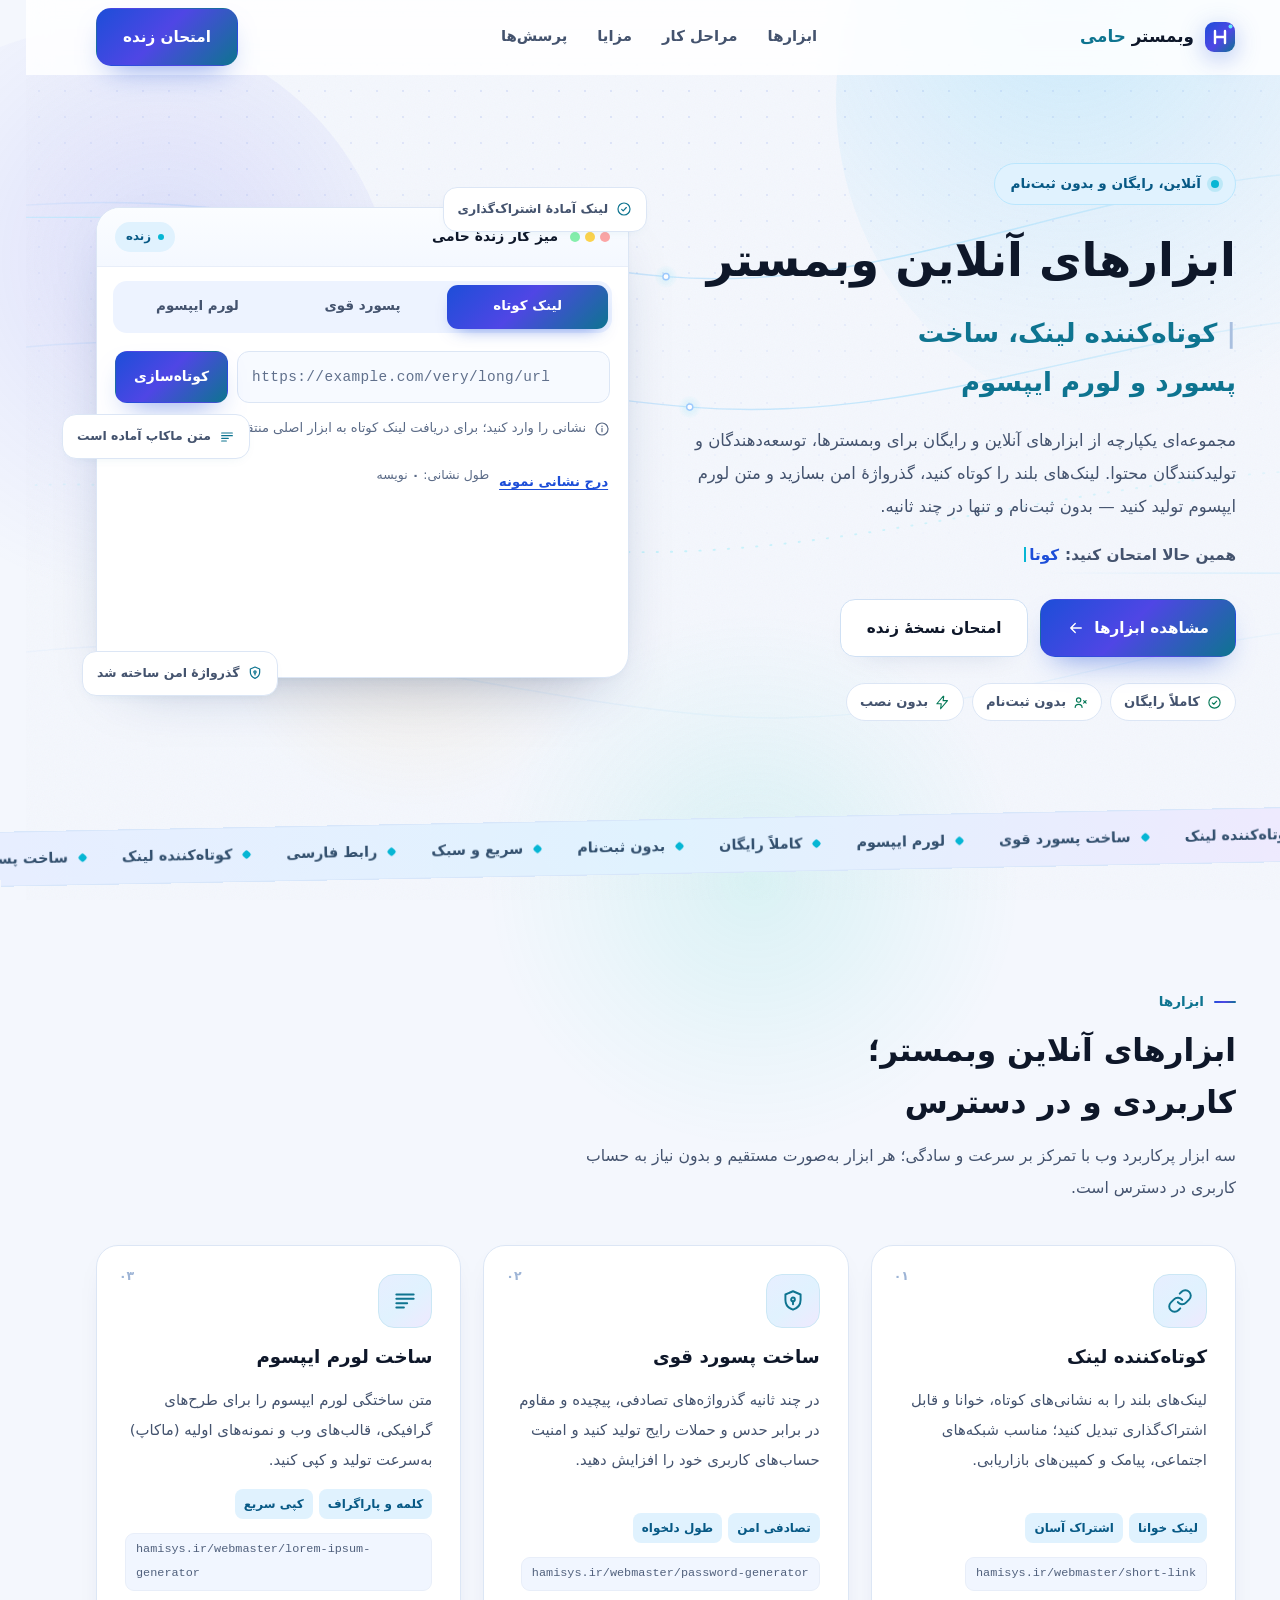
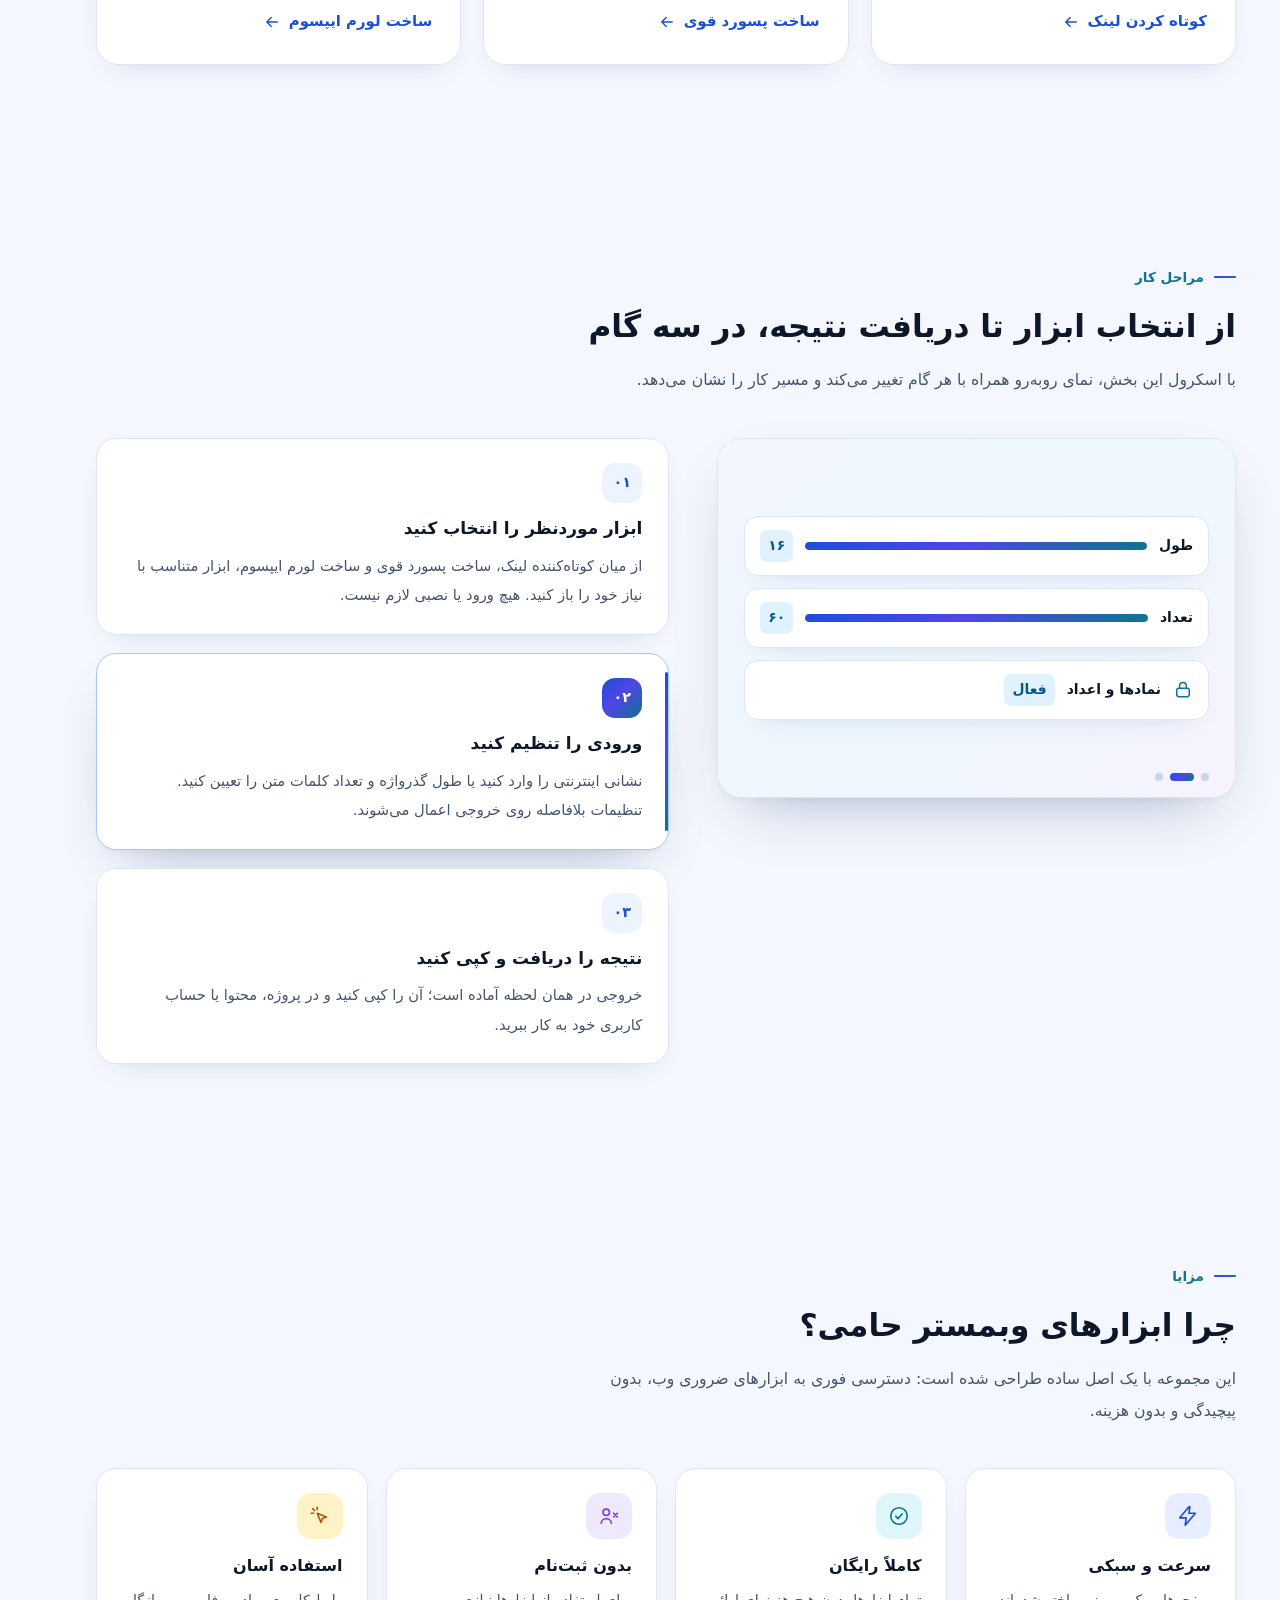
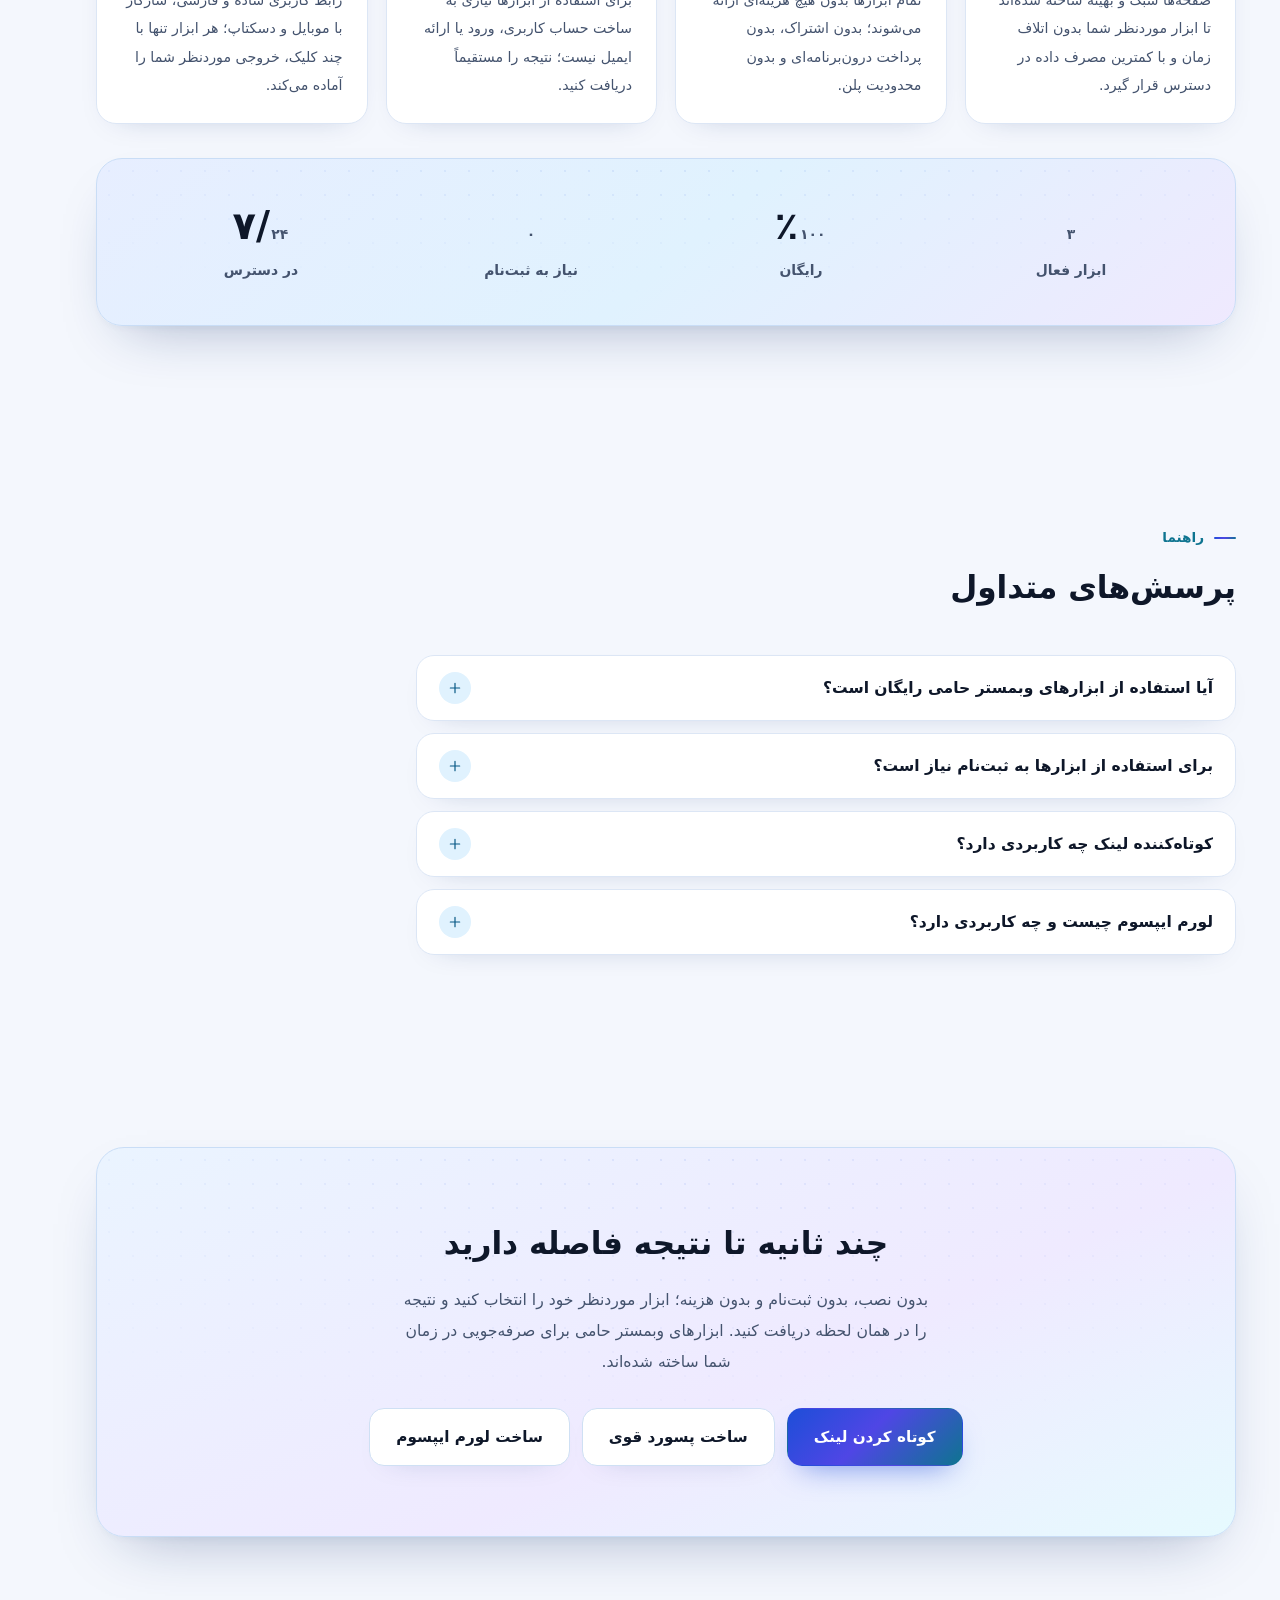
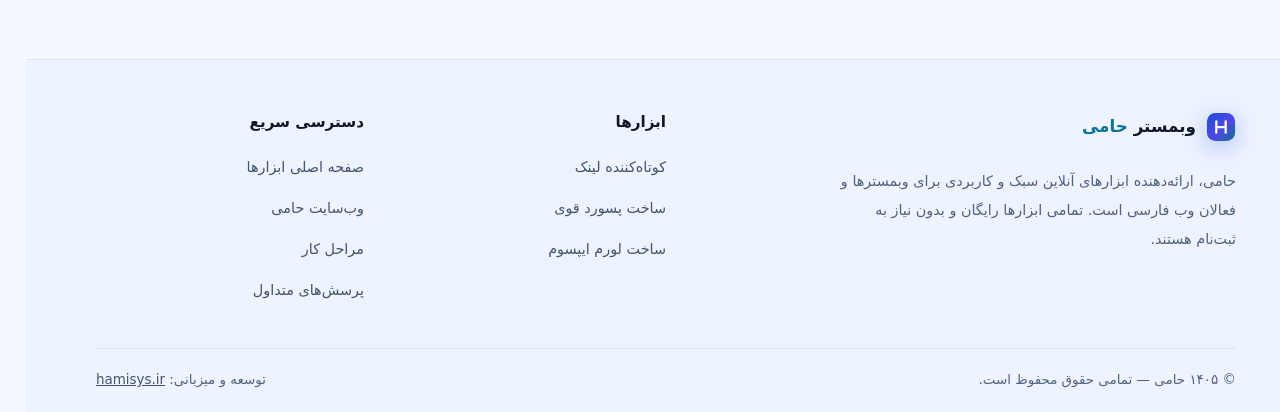
<file: public/assets/aistudio/Qwen_html_20261117_p4wxduxg1_45154f7f.html>
<!doctype html>
<html lang="fa" dir="rtl">
<head>
<meta charset="utf-8">
<meta name="viewport" content="width=device-width, initial-scale=1">
<title>ابزارهای آنلاین وبمستر حامی | کوتاه‌کننده لینک، ساخت پسورد و لورم ایپسوم</title>
<meta name="description" content="ابزارهای آنلاین و رایگان وبمستر حامی: کوتاه‌کننده لینک، ساخت پسورد قوی و تولید لورم ایپسوم؛ سریع، سبک و بدون ثبت‌نام، ویژه وبمسترها و تولیدکنندگان محتوا.">
<meta name="robots" content="index, follow, max-image-preview:large, max-snippet:-1">
<link rel="canonical" href="https://hamisys.ir/webmaster/">
<meta name="theme-color" content="#F4F7FD">
<meta name="color-scheme" content="light">
<meta property="og:type" content="website">
<meta property="og:locale" content="fa_IR">
<meta property="og:site_name" content="حامی">
<meta property="og:title" content="ابزارهای آنلاین وبمستر حامی | کوتاه‌کننده لینک، ساخت پسورد و لورم ایپسوم">
<meta property="og:description" content="سه ابزار آنلاین و رایگان برای وبمسترها: کوتاه‌کننده لینک، ساخت پسورد قوی و تولید لورم ایپسوم؛ سریع و بدون ثبت‌نام.">
<meta property="og:url" content="https://hamisys.ir/webmaster/">
<meta property="og:image" content="https://hamisys.ir/webmaster/assets/og-cover.png">
<meta property="og:image:width" content="1200">
<meta property="og:image:height" content="630">
<meta property="og:image:alt" content="ابزارهای آنلاین وبمستر حامی">
<meta name="twitter:card" content="summary_large_image">
<meta name="twitter:title" content="ابزارهای آنلاین وبمستر حامی">
<meta name="twitter:description" content="کوتاه‌کننده لینک، ساخت پسورد قوی و لورم ایپسوم؛ رایگان و بدون ثبت‌نام.">
<meta name="twitter:image" content="https://hamisys.ir/webmaster/assets/og-cover.png">
<link rel="icon" href="data:image/svg+xml,%3Csvg xmlns='http://www.w3.org/2000/svg' viewBox='0 0 32 32'%3E%3Crect width='32' height='32' rx='8' fill='%231D4ED8'/%3E%3Cpath d='M11 10v12M21 10v12M11 16h10' stroke='%23fff' stroke-width='2.6' stroke-linecap='round' fill='none'/%3E%3Ccircle cx='26' cy='6' r='2.2' fill='%2367E8F9'/%3E%3C/svg%3E">
<script>document.documentElement.className+=" js";</script>
<script type="application/ld+json">
{"@context":"https://schema.org","@graph":[
{"@type":"Organization","@id":"https://hamisys.ir/#organization","name":"حامی","url":"https://hamisys.ir/"},
{"@type":"WebSite","@id":"https://hamisys.ir/#website","url":"https://hamisys.ir/","name":"حامی","inLanguage":"fa-IR","publisher":{"@id":"https://hamisys.ir/#organization"}},
{"@type":"CollectionPage","@id":"https://hamisys.ir/webmaster/#webpage","url":"https://hamisys.ir/webmaster/","name":"ابزارهای آنلاین وبمستر حامی | کوتاه‌کننده لینک، ساخت پسورد و لورم ایپسوم","description":"ابزارهای آنلاین و رایگان وبمستر حامی: کوتاه‌کننده لینک، ساخت پسورد قوی و تولید لورم ایپسوم؛ سریع، سبک و بدون ثبت‌نام، ویژه وبمسترها و تولیدکنندگان محتوا.","inLanguage":"fa-IR","isPartOf":{"@id":"https://hamisys.ir/#website"},"breadcrumb":{"@id":"https://hamisys.ir/webmaster/#breadcrumb"},"mainEntity":{"@id":"https://hamisys.ir/webmaster/#tools"}},
{"@type":"BreadcrumbList","@id":"https://hamisys.ir/webmaster/#breadcrumb","itemListElement":[
{"@type":"ListItem","position":1,"name":"خانه","item":"https://hamisys.ir/"},
{"@type":"ListItem","position":2,"name":"ابزارهای وبمستر","item":"https://hamisys.ir/webmaster/"}]},
{"@type":"ItemList","@id":"https://hamisys.ir/webmaster/#tools","numberOfItems":3,"itemListElement":[
{"@type":"ListItem","position":1,"item":{"@type":"WebApplication","@id":"https://hamisys.ir/webmaster/short-link/#app","name":"کوتاه‌کننده لینک حامی","url":"https://hamisys.ir/webmaster/short-link/","description":"تبدیل لینک‌های بلند به نشانی کوتاه، خوانا و قابل اشتراک‌گذاری.","applicationCategory":"DeveloperApplication","operatingSystem":"Web","inLanguage":"fa-IR","isAccessibleForFree":true,"offers":{"@type":"Offer","price":"0","priceCurrency":"IRR"},"publisher":{"@id":"https://hamisys.ir/#organization"}}},
{"@type":"ListItem","position":2,"item":{"@type":"WebApplication","@id":"https://hamisys.ir/webmaster/password-generator/#app","name":"ساخت پسورد قوی حامی","url":"https://hamisys.ir/webmaster/password-generator/","description":"تولید گذرواژه‌های تصادفی، پیچیده و مقاوم برای افزایش امنیت حساب‌های کاربری.","applicationCategory":"SecurityApplication","operatingSystem":"Web","inLanguage":"fa-IR","isAccessibleForFree":true,"offers":{"@type":"Offer","price":"0","priceCurrency":"IRR"},"publisher":{"@id":"https://hamisys.ir/#organization"}}},
{"@type":"ListItem","position":3,"item":{"@type":"WebApplication","@id":"https://hamisys.ir/webmaster/lorem-ipsum-generator/#app","name":"ساخت لورم ایپسوم حامی","url":"https://hamisys.ir/webmaster/lorem-ipsum-generator/","description":"تولید سریع متن ساختگی لورم ایپسوم برای طراحی رابط کاربری، قالب وب و ماکاپ.","applicationCategory":"DesignApplication","operatingSystem":"Web","inLanguage":"fa-IR","isAccessibleForFree":true,"offers":{"@type":"Offer","price":"0","priceCurrency":"IRR"},"publisher":{"@id":"https://hamisys.ir/#organization"}}}]},
{"@type":"FAQPage","@id":"https://hamisys.ir/webmaster/#faq","mainEntity":[
{"@type":"Question","name":"آیا استفاده از ابزارهای وبمستر حامی رایگان است؟","acceptedAnswer":{"@type":"Answer","text":"بله. هر سه ابزار کوتاه‌کننده لینک، ساخت پسورد قوی و ساخت لورم ایپسوم به‌صورت کاملاً رایگان ارائه می‌شوند و استفاده از آن‌ها هیچ هزینه‌ای ندارد."}},
{"@type":"Question","name":"برای استفاده از ابزارها به ثبت‌نام نیاز است؟","acceptedAnswer":{"@type":"Answer","text":"خیر. استفاده از تمام ابزارهای وبمستر حامی بدون ثبت‌نام و بدون ایجاد حساب کاربری امکان‌پذیر است؛ کافی است وارد صفحه ابزار شوید و از آن استفاده کنید."}},
{"@type":"Question","name":"کوتاه‌کننده لینک چه کاربردی دارد؟","acceptedAnswer":{"@type":"Answer","text":"کوتاه‌کننده لینک، نشانی‌های اینترنتی بلند را به لینک‌های کوتاه و خوانا تبدیل می‌کند تا اشتراک‌گذاری آن‌ها در شبکه‌های اجتماعی، پیامک و کمپین‌های بازاریابی آسان‌تر شود."}},
{"@type":"Question","name":"لورم ایپسوم چیست و چه کاربردی دارد؟","acceptedAnswer":{"@type":"Answer","text":"لورم ایپسوم متنی ساختگی و استاندارد در صنعت طراحی است که به‌عنوان محتوای موقت در قالب‌های وب، طرح‌های گرافیکی و نمونه‌های اولیه استفاده می‌شود تا پیش از آماده‌شدن محتوای اصلی، ساختار بصری طرح ارزیابی شود."}}]}
]}
</script>
<style>
/* ==================== توکن‌ها ==================== */
:root{
  --bg:#F4F7FD; --surface:#FFFFFF; --surface-2:#EDF3FF; --surface-3:#E4EDFC;
  --line:#DCE6F5; --line-soft:#E8EEF9;
  --ink:#0E1729; --muted:#44536E; --faint:#5B6B87;
  --blue:#1D4ED8; --indigo:#4F46E5; --cyan:#0E7490; --cyan-br:#06B6D4; --sky:#38BDF8;
  --violet:#7C3AED; --amber:#B45309; --amber-br:#F59E0B;
  --ok:#047857; --warn:#B45309; --danger:#B91C1C; --info:#0369A1;
  --chip-bg:#E0F2FE; --chip-ink:#075985;
  --grad:linear-gradient(135deg,#1D4ED8 0%,#4F46E5 46%,#0E7490 100%);
  --grad-warm:linear-gradient(135deg,#7C3AED,#1D4ED8 55%,#06B6D4);
  --grad-soft:linear-gradient(140deg,#E7EEFF,#E0F2FE 52%,#EFE9FE);
  --head:72px;
  --sh1:0 10px 30px -22px rgba(16,42,102,.35);
  --sh2:0 26px 60px -30px rgba(16,42,102,.38),0 4px 14px -8px rgba(14,116,144,.14);
  --ease:cubic-bezier(.22,1,.36,1);
}
/* فونت محلی اختیاری — در صورت افزودن فایل‌ها، این دو خط را فعال کنید:
@font-face{font-family:"Vazirmatn";src:url("/webmaster/assets/fonts/Vazirmatn-Regular.woff2") format("woff2");font-weight:400;font-display:swap}
@font-face{font-family:"Vazirmatn";src:url("/webmaster/assets/fonts/Vazirmatn-Bold.woff2") format("woff2");font-weight:700;font-display:swap}
*/
*,*::before,*::after{box-sizing:border-box;margin:0;padding:0}
[hidden]{display:none!important}
html{background:var(--bg);scroll-padding-top:calc(var(--head) + 18px);-webkit-text-size-adjust:100%}
body{
  font-family:system-ui,-apple-system,"Segoe UI",Roboto,Tahoma,Arial,sans-serif;
  color:var(--ink);font-size:1rem;line-height:2;overflow-x:clip;background:transparent;
}
svg{display:block;flex:none}
.ico{fill:none;stroke:currentColor;stroke-width:1.8;stroke-linecap:round;stroke-linejoin:round}
h1,h2,h3{line-height:1.65;font-weight:700;text-wrap:balance}
p{text-wrap:pretty}
a{color:var(--blue)}
ul,ol{list-style:none}
button,input,select,textarea{font:inherit;color:inherit}
button{background:none;border:0;cursor:pointer}
::selection{background:rgba(6,182,212,.26)}
:focus-visible{outline:2px solid var(--blue);outline-offset:3px;border-radius:6px}
.container{width:min(1140px,100% - clamp(32px,6vw,64px));margin-inline:auto}
.sr-only{position:absolute;width:1px;height:1px;padding:0;margin:-1px;overflow:hidden;clip:rect(0 0 0 0);white-space:nowrap;border:0}
.sprite{position:absolute;width:0;height:0;overflow:hidden}

/* ==================== اسکرول‌بار اختصاصی ==================== */
*{scrollbar-width:thin;scrollbar-color:#9DB8E8 var(--surface-2)}
::-webkit-scrollbar{width:12px;height:12px}
::-webkit-scrollbar-track{background:var(--surface-2);border-inline-start:1px solid var(--line)}
::-webkit-scrollbar-thumb{background:linear-gradient(180deg,#4F46E5,#0E7490);border:3px solid var(--surface-2);border-radius:99px}
::-webkit-scrollbar-thumb:hover{background:linear-gradient(180deg,#1D4ED8,#06B6D4);border-width:2px}
::-webkit-scrollbar-corner{background:var(--surface-2)}

/* ==================== پس‌زمینهٔ لایه‌ای ==================== */
.layer{position:fixed;inset:0;pointer-events:none}
.layer-dots{z-index:-3;
  background-image:radial-gradient(rgba(29,78,216,.10) 1px,transparent 1.4px);
  background-size:26px 26px;
  -webkit-mask-image:radial-gradient(125% 88% at 50% 0%,#000 18%,transparent 76%);
          mask-image:radial-gradient(125% 88% at 50% 0%,#000 18%,transparent 76%)}
.layer-orbs{z-index:-2}
.orb{position:absolute;border-radius:50%}
.orb-a{width:660px;height:660px;top:-230px;inset-inline-start:-190px;background:radial-gradient(circle at 35% 35%,rgba(56,189,248,.20),rgba(56,189,248,.06) 45%,transparent 70%)}
.orb-b{width:580px;height:580px;top:3%;inset-inline-end:-210px;background:radial-gradient(circle at 60% 40%,rgba(99,102,241,.16),rgba(99,102,241,.05) 45%,transparent 70%)}
.orb-c{width:540px;height:540px;bottom:-250px;inset-inline-start:22%;background:radial-gradient(circle at 50% 50%,rgba(45,212,191,.13),rgba(45,212,191,.04) 45%,transparent 70%)}
.orb-d{width:420px;height:420px;top:44%;inset-inline-end:14%;background:radial-gradient(circle,rgba(245,158,11,.10),transparent 68%)}
.layer-grain{z-index:-1;opacity:.035;
  background-image:url("data:image/svg+xml,%3Csvg xmlns='http://www.w3.org/2000/svg' width='140' height='140'%3E%3Cfilter id='n'%3E%3CfeTurbulence type='fractalNoise' baseFrequency='.85' numOctaves='3'/%3E%3C/filter%3E%3Crect width='140' height='140' filter='url(%23n)'/%3E%3C/svg%3E")}

/* ==================== اجزای شناور ==================== */
.skip{position:fixed;top:10px;inset-inline-start:10px;z-index:120;transform:translateY(-260%);
  background:var(--blue);color:#fff;padding:10px 18px;border-radius:12px;font-weight:700;text-decoration:none;box-shadow:var(--sh2)}
.skip:focus{transform:none}
.progress{position:fixed;top:0;inset-inline:0;height:3px;z-index:90;background:var(--grad-warm);
  transform:scaleX(0);transform-origin:100% 50%}
.to-top{position:fixed;bottom:22px;inset-inline-start:20px;z-index:80;display:grid;place-items:center;
  width:48px;height:48px;border-radius:16px;background:var(--surface);color:var(--blue);
  border:1px solid var(--line);box-shadow:var(--sh2);opacity:0;transform:translateY(20px) scale(.9);pointer-events:none}
.to-top.show{opacity:1;transform:none;pointer-events:auto}
.to-top:hover{background:var(--chip-bg);border-color:#BAE6FD}
.toast{position:fixed;bottom:22px;inset-inline:0;margin-inline:auto;width:max-content;max-width:min(90vw,400px);z-index:100;
  display:flex;align-items:center;gap:10px;padding:12px 20px;border-radius:99px;font-size:.9rem;font-weight:700;
  background:var(--surface);color:var(--ink);border:1px solid #A7E3F0;box-shadow:var(--sh2);
  opacity:0;transform:translateY(180%);pointer-events:none}
.toast.show{opacity:1;transform:none}
.toast .ico{color:var(--ok)}
.toast[data-kind="warn"]{border-color:#FCD9A5}
.toast[data-kind="warn"] .ico{color:var(--warn)}

/* ==================== هدر ==================== */
.site-header{position:sticky;top:0;z-index:70;background:rgba(255,255,255,.86);
  -webkit-backdrop-filter:blur(12px);backdrop-filter:blur(12px);border-bottom:1px solid transparent}
.site-header.is-stuck{border-bottom-color:var(--line);box-shadow:0 10px 30px -26px rgba(16,42,102,.5)}
.header-in{position:relative;display:flex;align-items:center;justify-content:space-between;gap:12px;min-height:72px;padding-block:8px}
.brand{display:inline-flex;align-items:center;gap:10px;text-decoration:none;color:var(--ink);font-weight:700;font-size:1.05rem}
.brand b{color:var(--cyan)}
.brand-mark{filter:drop-shadow(0 6px 12px rgba(29,78,216,.32))}
.main-nav ul{display:flex;align-items:center;gap:2px}
.nav-link{position:relative;display:inline-block;padding:9px 14px;border-radius:99px;color:var(--muted);text-decoration:none;font-size:.93rem;font-weight:600}
.nav-link:hover{color:var(--ink);background:var(--surface-2)}
.nav-link[aria-current="true"]{color:var(--chip-ink);background:var(--chip-bg)}
.nav-link[aria-current="true"]::after{content:"";position:absolute;bottom:3px;inset-inline:14px;height:2px;border-radius:2px;background:var(--grad)}
.nav-toggle{display:none;place-items:center;width:46px;height:46px;border-radius:14px;border:1px solid var(--line);background:var(--surface);color:var(--ink)}
.header-cta{min-height:44px;padding:9px 20px;font-size:.9rem}

/* ==================== دکمه‌ها ==================== */
.btn{position:relative;display:inline-flex;align-items:center;justify-content:center;gap:9px;min-height:50px;padding:13px 26px;
  border-radius:15px;border:1px solid transparent;font-weight:700;font-size:.95rem;text-decoration:none;overflow:hidden;white-space:nowrap}
.btn-primary{background-image:var(--grad);color:#fff;box-shadow:0 14px 30px -14px rgba(29,78,216,.6)}
.btn-primary::after{content:"";position:absolute;top:0;bottom:0;width:45%;inset-inline-start:-60%;
  background:linear-gradient(105deg,transparent,rgba(255,255,255,.38),transparent);transform:skewX(-18deg)}
.btn-ghost{background:var(--surface);border-color:#CFE0F4;color:var(--ink);box-shadow:var(--sh1)}
.btn-ghost:hover{border-color:var(--cyan-br);background:#F3FBFF}
.btn-sm{min-height:44px;padding:10px 18px;font-size:.87rem;border-radius:12px}
.btn:active{transform:translateY(1px) scale(.985)}
.icon-btn{display:grid;place-items:center;width:46px;height:46px;border-radius:12px;border:1px solid var(--line);background:var(--surface);color:var(--cyan)}
.icon-btn:hover{background:var(--chip-bg);border-color:#BAE6FD}
.icon-btn.copied{color:var(--ok);border-color:#A7F3D0;background:#ECFDF5}

/* ==================== هیرو ==================== */
.hero{position:relative;padding-block:clamp(46px,7vw,88px) clamp(52px,7vw,92px)}
.hero-circuit{position:absolute;inset:0;width:100%;height:100%;pointer-events:none;opacity:.9;
  -webkit-mask-image:linear-gradient(#000 52%,transparent 96%);mask-image:linear-gradient(#000 52%,transparent 96%)}
.hero-grid{position:relative;z-index:1;display:grid;grid-template-columns:1.02fr .98fr;gap:52px;align-items:center}
.badge{display:inline-flex;align-items:center;gap:10px;font-size:.85rem;font-weight:700;color:var(--chip-ink);
  background:var(--chip-bg);border:1px solid #BAE6FD;border-radius:99px;padding:6px 16px;margin-bottom:20px}
.dot-live{width:8px;height:8px;border-radius:50%;background:var(--cyan-br);box-shadow:0 0 0 4px rgba(6,182,212,.16)}
h1{font-size:clamp(1.75rem,1.15rem + 2.7vw,2.9rem);line-height:1.55}
.h1-sub{display:block;font-size:.56em;font-weight:600;color:var(--cyan);margin-top:12px;line-height:1.9}
.h1-sub .pipe{color:#A9BFDF}
.lead{color:var(--muted);max-width:56ch;margin-top:18px;font-size:1.03rem}
.live-line{margin-top:16px;font-size:.95rem;font-weight:600;color:var(--muted);display:flex;flex-wrap:wrap;gap:6px;align-items:baseline}
.type-wrap{display:inline-grid;vertical-align:bottom;color:var(--blue)}
.type-wrap>span{grid-area:1/1;white-space:nowrap}
.type-sizer{visibility:hidden}
.type-word::after{content:"";display:inline-block;width:2px;height:1em;background:var(--cyan-br);margin-inline-start:3px;vertical-align:-.12em}
.cta-row{display:flex;flex-wrap:wrap;gap:12px;margin-top:28px}
.trust{display:flex;flex-wrap:wrap;gap:8px;margin-top:26px}
.trust li{display:inline-flex;align-items:center;gap:7px;font-size:.82rem;font-weight:600;color:var(--muted);
  background:var(--surface);border:1px solid var(--line);border-radius:99px;padding:5px 13px}
.trust .ico{width:15px;height:15px;color:var(--ok)}

/* ==================== میز کار زنده ==================== */
.demo-wrap{position:relative}
.demo{position:relative;background:var(--surface);border:1px solid var(--line);border-radius:24px;box-shadow:var(--sh2);overflow:hidden}
.demo-head{display:flex;align-items:center;gap:12px;padding:14px 18px;border-bottom:1px solid var(--line-soft);background:linear-gradient(180deg,#FBFDFF,#F4F8FF)}
.demo-dots{display:flex;gap:5px}
.demo-dots i{width:10px;height:10px;border-radius:50%}
.demo-dots i:nth-child(1){background:#FCA5A5}.demo-dots i:nth-child(2){background:#FCD34D}.demo-dots i:nth-child(3){background:#86EFAC}
.demo-title{flex:1;font-size:.87rem;font-weight:700}
.demo-live{display:inline-flex;align-items:center;gap:7px;font-size:.74rem;font-weight:700;color:var(--chip-ink);background:var(--chip-bg);border-radius:99px;padding:3px 11px}
.demo-live .dot-live{width:6px;height:6px;box-shadow:none}
.demo-tabs{display:flex;gap:4px;margin:14px 16px 0;background:var(--surface-2);border-radius:14px;padding:4px}
.demo-tab{flex:1;min-height:44px;padding:8px 6px;border-radius:11px;font-size:.84rem;font-weight:700;color:var(--muted);white-space:nowrap}
.demo-tab:hover{color:var(--ink)}
.demo-tab[aria-selected="true"]{background-image:var(--grad);color:#fff;box-shadow:0 8px 18px -10px rgba(29,78,216,.7)}
.demo-body{padding:18px;min-height:344px}
.demo-panel:focus-visible{outline-offset:6px}
.demo-panel h3{font-size:1rem;margin-bottom:12px}
.is-live .demo-panel h3{position:absolute;width:1px;height:1px;overflow:hidden;clip:rect(0 0 0 0);white-space:nowrap}
.is-live .nojs{display:none}
.nojs{font-size:.92rem;color:var(--muted)}
.demo-panel+.demo-panel{margin-top:22px;border-top:1px dashed var(--line);padding-top:22px}
.is-live .demo-panel+.demo-panel{margin-top:0;border-top:0;padding-top:0}
.field{display:flex;gap:9px;flex-wrap:wrap}
.inp{flex:1;min-width:190px;min-height:48px;padding:11px 14px;border:1px solid var(--line);border-radius:12px;background:#F7FAFF;font-size:.9rem}
.inp::placeholder{color:#60708C}
.inp:focus{border-color:var(--cyan-br);background:#fff}
.mono{font-family:ui-monospace,SFMono-Regular,Consolas,"Liberation Mono",monospace;letter-spacing:.4px}
.status{display:flex;align-items:flex-start;gap:8px;margin-top:12px;font-size:.82rem;color:var(--faint);min-height:44px}
.status .ico{width:16px;height:16px;margin-top:6px}
.status[data-state="ok"]{color:var(--ok)}
.status[data-state="bad"]{color:var(--danger)}
.status b{font-variant-numeric:tabular-nums}
.mini-actions{display:flex;gap:8px;flex-wrap:wrap;margin-top:4px}
.link-btn{font-size:.82rem;font-weight:700;color:var(--blue);text-decoration:underline;text-underline-offset:3px;padding:6px 2px}
.pass-row{display:flex;gap:8px}
.pass-out{flex:1;min-width:0;min-height:48px;padding:11px 14px;border:1px solid var(--line);border-radius:12px;background:#F7FAFF;font-size:.92rem}
.slider-row{display:flex;align-items:center;gap:12px;margin-top:14px}
.slider-row label{font-size:.85rem;font-weight:700;color:var(--muted);white-space:nowrap}
input[type="range"]{flex:1;min-width:80px;min-height:32px;accent-color:var(--indigo);cursor:pointer}
.val-chip{font-size:.8rem;font-weight:700;color:var(--chip-ink);background:var(--chip-bg);border-radius:9px;padding:3px 10px;min-width:5ch;text-align:center;font-variant-numeric:tabular-nums}
.opts{display:grid;grid-template-columns:1fr 1fr;gap:6px 12px;margin-top:12px}
.switch{display:flex;align-items:center;gap:9px;font-size:.83rem;font-weight:600;color:var(--muted);cursor:pointer;min-height:34px}
.switch input{position:absolute;opacity:0;width:1px;height:1px}
.track{position:relative;width:38px;height:22px;border-radius:99px;background:#D7E2F2;border:1px solid #C6D5EA;flex:none}
.track::after{content:"";position:absolute;top:2px;inset-inline-start:2px;width:16px;height:16px;border-radius:50%;background:#fff;box-shadow:0 1px 3px rgba(16,42,102,.35)}
.switch input:checked+.track{background-image:var(--grad);border-color:transparent}
.switch input:checked+.track::after{inset-inline-start:18px}
.switch input:focus-visible+.track{outline:2px solid var(--blue);outline-offset:3px}
.strength{display:flex;align-items:center;gap:12px;margin-top:14px;font-size:.84rem;color:var(--muted)}
.strength b{color:var(--ink)}
.meter{flex:1;height:9px;border-radius:99px;background:#E1EAF8;overflow:hidden}
.meter i{display:block;height:100%;width:100%;border-radius:inherit;background:var(--ok);transform:scaleX(.7);transform-origin:100% 50%}
.meter i[data-level="1"]{background:var(--danger)}
.meter i[data-level="2"]{background:var(--amber-br)}
.meter i[data-level="3"]{background:var(--info)}
.meter i[data-level="4"]{background:var(--ok)}
.bits{font-size:.78rem;color:var(--faint);margin-top:6px;font-variant-numeric:tabular-nums}
.sel{min-height:44px;padding:8px 12px;border:1px solid var(--line);border-radius:12px;background:#F7FAFF;font-size:.86rem;font-weight:600;cursor:pointer}
.out-box{margin-top:14px;height:150px;overflow:auto;padding:12px 14px;border:1px solid var(--line);border-radius:12px;background:#F7FAFF;
  font-family:ui-monospace,SFMono-Regular,Consolas,monospace;font-size:.8rem;line-height:1.9;color:var(--muted);text-align:left;white-space:pre-wrap}
.out-actions{display:flex;align-items:center;justify-content:space-between;gap:10px;margin-top:12px}
.out-count{font-size:.78rem;color:var(--faint);font-variant-numeric:tabular-nums}
.fchip{position:absolute;display:flex;align-items:center;gap:8px;background:var(--surface);border:1px solid var(--line);border-radius:14px;
  padding:9px 14px;font-size:.78rem;font-weight:700;color:var(--muted);box-shadow:var(--sh2);pointer-events:none}
.fchip .ico{width:16px;height:16px;color:var(--cyan)}
.fchip-a{top:-20px;inset-inline-start:-18px}
.fchip-b{bottom:-18px;inset-inline-end:-14px}
.fchip-c{top:44%;inset-inline-end:-34px}

/* ==================== نوار متحرک ==================== */
.ticker{overflow:hidden;background:linear-gradient(90deg,#E7EEFF,#E0F2FE 50%,#EFE9FE);border-block:1px solid #D7E6FA;
  transform:rotate(-1.1deg);width:104%;margin-inline:-2%;margin-block:8px 12px}
.ticker-track{display:flex;width:max-content}
.ticker ul{display:flex;align-items:center;gap:36px;padding:12px 18px}
.ticker li{display:flex;align-items:center;gap:11px;white-space:nowrap;font-weight:700;font-size:.9rem;color:#33506E}
.ticker li::before{content:"";width:7px;height:7px;border-radius:2px;background:var(--cyan-br);transform:rotate(45deg)}
.ticker:hover .ticker-track{animation-play-state:paused}

/* ==================== بخش‌ها ==================== */
.section{position:relative;padding-block:clamp(56px,8vw,96px)}
.sec-head{max-width:680px;margin-bottom:42px}
.eyebrow{display:inline-flex;align-items:center;gap:10px;color:var(--cyan);font-size:.85rem;font-weight:700;margin-bottom:10px}
.eyebrow::before{content:"";width:22px;height:2px;border-radius:2px;background:var(--grad)}
h2{font-size:clamp(1.35rem,1.05rem + 1.4vw,1.95rem)}
.sec-lead{color:var(--muted);margin-top:12px;font-size:.98rem}

/* ==================== کارت ابزارها ==================== */
.tools-grid{display:grid;grid-template-columns:repeat(auto-fit,minmax(270px,1fr));gap:22px}
.tool{position:relative;display:flex;flex-direction:column;gap:14px;padding:28px;border-radius:22px;overflow:hidden;
  border:1px solid var(--line);background:var(--surface);box-shadow:var(--sh1)}
.tool::before{content:"";position:absolute;top:0;inset-inline:0;height:3px;background:var(--grad);transform:scaleX(0);transform-origin:100% 50%}
.tool:hover,.tool:focus-within{border-color:#A5C8F2;box-shadow:var(--sh2)}
.tool:focus-within{outline:2px solid var(--blue);outline-offset:3px}
.tool-num{position:absolute;top:18px;inset-inline-end:22px;font-size:.78rem;font-weight:700;color:#9DB4D6;font-variant-numeric:tabular-nums}
.tool-icon{display:grid;place-items:center;width:54px;height:54px;border-radius:16px;color:var(--cyan);background:var(--grad-soft);border:1px solid #CBE7F5}
.tool h3{font-size:1.14rem}
.tool p{color:var(--muted);font-size:.93rem;flex:1}
.chips{display:flex;flex-wrap:wrap;gap:6px}
.chips li{font-size:.75rem;font-weight:700;color:var(--chip-ink);background:var(--chip-bg);border-radius:8px;padding:3px 9px}
.tool-slug{font-family:ui-monospace,SFMono-Regular,Consolas,monospace;font-size:.74rem;direction:ltr;unicode-bidi:isolate;
  color:#51617D;background:#F1F6FF;border:1px solid var(--line-soft);padding:4px 10px;border-radius:9px;align-self:flex-start;overflow-wrap:anywhere;max-width:100%}
.tool-link{display:inline-flex;align-items:center;gap:8px;color:var(--blue);font-weight:700;font-size:.93rem;text-decoration:none;margin-top:2px}
.tool-link::after{content:"";position:absolute;inset:0;border-radius:inherit}
.tool-link:focus-visible{outline:none}
[data-glow]::after{content:"";position:absolute;inset:0;border-radius:inherit;opacity:0;pointer-events:none;
  background:radial-gradient(280px circle at var(--mx,50%) var(--my,50%),rgba(6,182,212,.14),transparent 62%)}
[data-glow]:hover::after{opacity:1}

/* ==================== مراحل کار (چسبان + اسکرول‌تریگر) ==================== */
.wf-grid{display:grid;grid-template-columns:.95fr 1.05fr;gap:48px;align-items:start}
.wf-sticky{position:sticky;top:calc(var(--head) + 26px)}
.wf-stage{position:relative;height:360px;border-radius:24px;border:1px solid var(--line);background:var(--surface);box-shadow:var(--sh2);overflow:hidden}
.wf-stage::before{content:"";position:absolute;inset:0;background:var(--grad-soft);opacity:.55}
.wf-scene{position:absolute;inset:0;padding:26px;display:flex;flex-direction:column;gap:12px;justify-content:center;
  opacity:0;transform:translateY(14px) scale(.985)}
.wf-scene.is-active{opacity:1;transform:none}
.mock-row{display:flex;align-items:center;gap:12px;padding:13px 15px;border-radius:14px;background:var(--surface);border:1px solid var(--line);box-shadow:var(--sh1)}
.mock-row .ico{width:20px;height:20px;color:var(--cyan)}
.mock-row span{font-size:.87rem;font-weight:700}
.mock-row.is-hot{border-color:#A5C8F2;background:linear-gradient(135deg,#fff,#F0F7FF)}
.mock-row.is-hot .ico{color:var(--blue)}
.mock-bar{flex:1;height:8px;border-radius:99px;background:#E1EAF8;overflow:hidden}
.mock-bar i{display:block;height:100%;border-radius:99px;background:var(--grad);transform-origin:100% 50%}
.mock-tag{font-size:.72rem;font-weight:700;color:var(--chip-ink);background:var(--chip-bg);border-radius:7px;padding:2px 8px}
.mock-out{padding:14px;border-radius:14px;background:#0E1729;color:#D7E7FF;font-family:ui-monospace,Consolas,monospace;font-size:.78rem;direction:ltr;text-align:left;line-height:2}
.mock-out b{color:#67E8F9;font-weight:400}
.mock-btn{display:inline-flex;align-items:center;gap:8px;align-self:flex-start;background-image:var(--grad);color:#fff;font-size:.8rem;font-weight:700;padding:8px 16px;border-radius:11px}
.mock-ok{display:inline-flex;align-items:center;gap:7px;font-size:.78rem;font-weight:700;color:var(--ok);background:#ECFDF5;border:1px solid #A7F3D0;border-radius:99px;padding:4px 12px;align-self:flex-start}
.wf-dots{position:absolute;bottom:16px;inset-inline-start:26px;display:flex;gap:7px}
.wf-dots i{width:8px;height:8px;border-radius:99px;background:#C6D5EA}
.wf-dots i.on{width:24px;background-image:var(--grad)}
.wf-steps{display:flex;flex-direction:column;gap:18px}
.wf-step{position:relative;padding:24px 26px;border-radius:20px;border:1px solid var(--line);background:var(--surface);box-shadow:var(--sh1)}
.wf-step::before{content:"";position:absolute;inset-block:18px;inset-inline-start:0;width:3px;border-radius:99px;background:var(--grad);opacity:0;transform:scaleY(.3)}
.wf-step.is-active{border-color:#A5C8F2;box-shadow:var(--sh2)}
.wf-step.is-active::before{opacity:1;transform:none}
.wf-num{display:inline-grid;place-items:center;width:40px;height:40px;border-radius:13px;background:var(--surface-2);color:var(--blue);font-weight:700;font-size:.9rem;margin-bottom:12px;font-variant-numeric:tabular-nums}
.wf-step.is-active .wf-num{background-image:var(--grad);color:#fff}
.wf-step h3{font-size:1.06rem;margin-bottom:8px}
.wf-step p{color:var(--muted);font-size:.92rem}

/* ==================== مزایا ==================== */
.features-grid{display:grid;grid-template-columns:repeat(auto-fit,minmax(235px,1fr));gap:18px}
.feature{position:relative;padding:24px;border-radius:20px;border:1px solid var(--line);background:var(--surface);box-shadow:var(--sh1);overflow:hidden}
.feature-icon{display:grid;place-items:center;width:46px;height:46px;border-radius:14px;margin-bottom:14px}
.f-blue{color:#1D4ED8;background:#E7EEFF}
.f-cyan{color:#0E7490;background:#DFF6FB}
.f-violet{color:#7C3AED;background:#EFE9FE}
.f-amber{color:#B45309;background:#FEF3C7}
.feature h3{font-size:1rem;margin-bottom:6px}
.feature p{color:var(--muted);font-size:.89rem}

/* ==================== نوار آمار ==================== */
.stats-band{position:relative;overflow:hidden;border-radius:26px;border:1px solid #C9DDF6;background:var(--grad-soft);box-shadow:var(--sh2);padding:clamp(28px,4vw,40px)}
.stats-band::before{content:"";position:absolute;inset:0;pointer-events:none;
  background-image:radial-gradient(rgba(29,78,216,.09) 1px,transparent 1.3px);background-size:24px 24px;
  -webkit-mask-image:radial-gradient(90% 90% at 50% 0%,#000,transparent 92%);mask-image:radial-gradient(90% 90% at 50% 0%,#000,transparent 92%)}
.stats{position:relative;display:grid;grid-template-columns:repeat(auto-fit,minmax(150px,1fr));gap:22px;text-align:center}
.stats li{display:grid;gap:4px}
.stats b{font-size:clamp(1.7rem,1.2rem + 1.6vw,2.4rem);line-height:1.4;color:var(--ink);font-variant-numeric:tabular-nums}
.num{display:inline-block;text-align:center}
.stats span{font-size:.87rem;color:var(--muted);font-weight:600}

/* ==================== پرسش‌ها ==================== */
.faq-list{max-width:820px}
.faq-list details{border:1px solid var(--line);border-radius:18px;background:var(--surface);box-shadow:var(--sh1);overflow:hidden}
.faq-list details+details{margin-top:12px}
.faq-list summary{display:flex;align-items:center;justify-content:space-between;gap:16px;min-height:58px;padding:16px 22px;cursor:pointer;font-weight:700;font-size:.97rem;list-style:none}
.faq-list summary::-webkit-details-marker{display:none}
.faq-list summary:hover{background:#F5FAFF}
.faq-list summary:focus-visible{outline-offset:-3px}
.faq-icon{display:grid;place-items:center;width:32px;height:32px;border-radius:50%;background:var(--chip-bg);color:var(--chip-ink);flex:none}
.faq-a{padding:0 22px 20px;color:var(--muted);font-size:.93rem}
.faq-a p{max-width:66ch}

/* ==================== فراخوان پایانی ==================== */
.cta-panel{position:relative;overflow:hidden;text-align:center;padding:clamp(44px,6vw,70px) clamp(20px,4vw,48px);
  border-radius:28px;border:1px solid #C9DDF6;background:linear-gradient(155deg,#EAF4FF,#EFEAFF 60%,#E6FAFE);box-shadow:var(--sh2)}
.cta-panel::before{content:"";position:absolute;inset:0;pointer-events:none;
  background-image:radial-gradient(rgba(29,78,216,.09) 1px,transparent 1.3px);background-size:24px 24px;
  -webkit-mask-image:radial-gradient(85% 85% at 50% 0%,#000,transparent 92%);mask-image:radial-gradient(85% 85% at 50% 0%,#000,transparent 92%)}
.cta-beam{position:absolute;top:0;inset-inline-start:-50%;width:200%;height:3px;pointer-events:none;
  background:linear-gradient(90deg,transparent 42%,rgba(6,182,212,.95) 50%,transparent 58%)}
.cta-panel>*{position:relative}
.cta-panel p{color:var(--muted);max-width:54ch;margin:14px auto 0;font-size:.98rem}
.cta-panel .cta-row{justify-content:center;margin-top:30px}

/* ==================== فوتر ==================== */
.site-footer{border-top:1px solid var(--line);background:var(--surface-2);padding-top:50px;margin-top:26px}
.footer-grid{display:grid;grid-template-columns:2fr 1fr 1fr;gap:34px}
.f-about{color:#52627E;font-size:.9rem;max-width:44ch;margin-top:14px}
.f-title{font-size:.95rem;margin-bottom:12px}
.f-col a{display:inline-block;color:var(--muted);text-decoration:none;font-size:.9rem;padding-block:6px}
.f-col a:hover{color:var(--cyan);text-decoration:underline;text-underline-offset:4px}
.footer-bottom{display:flex;flex-wrap:wrap;justify-content:space-between;gap:8px 24px;border-top:1px solid var(--line);margin-top:38px;padding-block:18px;color:#52627E;font-size:.84rem}
.footer-bottom a{color:var(--muted)}

/* ==================== اسکرول‌تریگر و حرکت ==================== */
.js .reveal{opacity:0;transform:translateY(28px);transition:opacity .75s var(--ease),transform .75s var(--ease);transition-delay:var(--d,0ms)}
.js .reveal.rv-scale{transform:translateY(20px) scale(.97)}
.js .reveal.rv-side{transform:translateX(-26px)}
.js .reveal.in{opacity:1;transform:none}
@media (prefers-reduced-motion: no-preference){
  html{scroll-behavior:smooth}
  .skip,.to-top,.toast{transition:transform .35s var(--ease),opacity .35s var(--ease),background-color .2s,border-color .2s}
  .site-header{transition:box-shadow .3s ease,border-color .3s ease}
  .btn{transition:transform .2s var(--ease),box-shadow .25s ease,border-color .2s ease,background-color .2s ease}
  .btn:hover{transform:translateY(-2px)}
  .btn-primary:hover{box-shadow:0 20px 38px -14px rgba(29,78,216,.7)}
  .btn-primary:hover::after{animation:shine .75s ease}
  .icon-btn{transition:background-color .2s,border-color .2s,color .2s}
  .nav-link{transition:color .2s,background-color .2s}
  .tool{transition:transform .3s var(--ease),border-color .3s,box-shadow .3s}
  .tool:hover{transform:translateY(-6px)}
  .tool::before{transition:transform .4s var(--ease)}
  .tool:hover::before,.tool:focus-within::before{transform:scaleX(1)}
  .tool:hover .tool-icon .ico{animation:wiggle .55s ease}
  .tool-link .ico{transition:transform .25s var(--ease)}
  .tool:hover .tool-link .ico{transform:translateX(-5px)}
  [data-glow]::after{transition:opacity .3s ease}
  .feature{transition:transform .3s var(--ease),box-shadow .3s,border-color .3s}
  .feature:hover{transform:translateY(-4px);box-shadow:var(--sh2);border-color:#BBD4F5}
  .demo-tab{transition:color .2s,background-color .2s}
  .track,.track::after{transition:background-color .2s,inset-inline-start .22s var(--ease)}
  .meter i{transition:transform .4s var(--ease),background-color .4s ease}
  .wf-scene{transition:opacity .55s var(--ease),transform .55s var(--ease)}
  .wf-step{transition:border-color .35s,box-shadow .35s,transform .35s var(--ease)}
  .wf-step::before{transition:opacity .35s,transform .45s var(--ease)}
  .wf-step.is-active{transform:translateX(-4px)}
  .wf-num{transition:background-color .35s,color .35s}
  .wf-dots i{transition:width .35s var(--ease),background-color .35s}
  .faq-icon .ico{transition:transform .3s var(--ease)}
  details[open] .faq-icon .ico{transform:rotate(45deg)}
  details[open] .faq-a{animation:fadein .35s ease}
  .dot-live{animation:pulse 2.2s ease-in-out infinite}
  .type-word::after{animation:caret 1s steps(2,start) infinite}
  .spin .ico{animation:spin .55s var(--ease)}
  .demo{animation:pop .7s var(--ease) .1s both}
  .fchip-a{animation:chipin .5s ease .5s both,floaty 6s ease-in-out 1.1s infinite}
  .fchip-b{animation:chipin .5s ease .65s both,floaty 7.5s ease-in-out 1.3s infinite}
  .fchip-c{animation:chipin .5s ease .8s both,floaty 9s ease-in-out 1.5s infinite}
  .ticker-track{animation:tick 32s linear infinite}
  .orb-a{animation:floaty 16s ease-in-out infinite alternate}
  .orb-b{animation:floaty 20s ease-in-out 2s infinite alternate}
  .orb-c{animation:floaty 24s ease-in-out 4s infinite alternate}
  .orb-d{animation:floaty 18s ease-in-out 1s infinite alternate}
  .cta-beam{animation:beam 3.6s linear infinite}
  .pulse-a{animation:pulseA 5.5s linear .5s infinite}
  .pulse-b{animation:pulseB 6.5s linear 2s infinite}
  .mock-bar i{animation:fill 3.2s ease-in-out infinite}
  .wf-scene.is-active .mock-row{animation:mockin .5s var(--ease) both}
  .wf-scene.is-active .mock-row:nth-child(2){animation-delay:.08s}
  .wf-scene.is-active .mock-row:nth-child(3){animation-delay:.16s}
}
@media (prefers-reduced-motion: reduce){
  *,*::before,*::after{animation:none!important;transition:none!important}
  .js .reveal{opacity:1!important;transform:none!important}
  html{scroll-behavior:auto}
}
@keyframes pop{from{opacity:0;transform:translateY(26px) scale(.97)}to{opacity:1;transform:none}}
@keyframes chipin{from{opacity:0;transform:translateY(12px)}to{opacity:1;transform:none}}
@keyframes mockin{from{opacity:0;transform:translateY(10px)}to{opacity:1;transform:none}}
@keyframes floaty{0%,100%{transform:translateY(0)}50%{transform:translateY(-12px)}}
@keyframes tick{to{transform:translateX(50%)}}
@keyframes shine{from{transform:translateX(0) skewX(-18deg)}to{transform:translateX(340%) skewX(-18deg)}}
@keyframes wiggle{0%,100%{transform:rotate(0)}30%{transform:rotate(-9deg)}65%{transform:rotate(8deg)}}
@keyframes spin{to{transform:rotate(360deg)}}
@keyframes pulse{0%,100%{opacity:1}50%{opacity:.32}}
@keyframes caret{50%{opacity:0}}
@keyframes fadein{from{opacity:0}to{opacity:1}}
@keyframes beam{from{transform:translateX(-25%)}to{transform:translateX(25%)}}
@keyframes fill{0%,100%{transform:scaleX(.35)}50%{transform:scaleX(.92)}}
@keyframes pulseA{0%{transform:translateX(0);opacity:0}12%{opacity:1}88%{opacity:1}100%{transform:translateX(360px);opacity:0}}
@keyframes pulseB{0%{transform:translateX(0);opacity:0}12%{opacity:1}88%{opacity:1}100%{transform:translateX(-360px);opacity:0}}
.pulse-a,.pulse-b{opacity:0}

/* ==================== ریسپانسیو ==================== */
@media (max-width:1180px){.fchip{display:none}}
@media (max-width:980px){
  .hero-grid{grid-template-columns:1fr;gap:42px}
  .demo-wrap{max-width:600px;width:100%;margin-inline:auto}
  .wf-grid{grid-template-columns:1fr;gap:26px}
  .wf-sticky{position:static}
  .wf-stage{height:320px}
  .footer-grid{grid-template-columns:1fr 1fr}
  .f-brand{grid-column:1/-1}
}
@media (max-width:860px){
  .nav-toggle{display:grid}
  .header-cta{display:none}
  .main-nav{position:absolute;top:calc(100% + 6px);inset-inline:0;background:var(--surface);border:1px solid var(--line);
    border-radius:18px;box-shadow:var(--sh2);padding:8px;display:none}
  .main-nav.open{display:block;animation:chipin .25s var(--ease) both}
  .main-nav ul{flex-direction:column;align-items:stretch;gap:2px}
  .nav-link{padding:12px 16px;border-radius:12px;font-size:.95rem}
  .nav-link[aria-current="true"]::after{display:none}
}
@media (max-width:640px){
  .header-in{min-height:64px}
  .demo-body{padding:16px;min-height:0}
  .demo-tabs{margin:12px 12px 0}
  .demo-tab{font-size:.78rem;padding:8px 4px}
  .opts{grid-template-columns:1fr}
  .ticker{transform:none;width:100%;margin-inline:0}
  .stats{grid-template-columns:1fr 1fr;gap:18px}
  .toast{bottom:82px}
  .to-top{bottom:18px;inset-inline-start:14px}
  .tool,.feature,.wf-step{padding:22px}
  .out-box{height:132px}
}
@media (max-width:380px){
  .btn{padding:12px 18px;font-size:.9rem}
  .demo-tab{font-size:.72rem}
}
</style>
</head>
<body>

<svg class="sprite" aria-hidden="true" focusable="false" xmlns="http://www.w3.org/2000/svg">
  <defs>
    <linearGradient id="brandGrad" x1="0" y1="0" x2="1" y2="1">
      <stop offset="0" stop-color="#1D4ED8"/><stop offset=".55" stop-color="#4F46E5"/><stop offset="1" stop-color="#0E7490"/>
    </linearGradient>
  </defs>
  <symbol id="i-link" viewBox="0 0 24 24"><path d="M10 13a5 5 0 0 0 7.54.54l3-3a5 5 0 0 0-7.07-7.07l-1.72 1.71"/><path d="M14 11a5 5 0 0 0-7.54-.54l-3 3a5 5 0 0 0 7.07 7.07l1.71-1.71"/></symbol>
  <symbol id="i-shield" viewBox="0 0 24 24"><path d="M12 3l7 3v5c0 4.6-3 7.6-7 9-4-1.4-7-4.4-7-9V6z"/><circle cx="12" cy="10.5" r="1.7"/><path d="M12 12.2V15"/></symbol>
  <symbol id="i-text" viewBox="0 0 24 24"><path d="M4 6h16M4 10h16M4 14h10M4 18h7"/></symbol>
  <symbol id="i-bolt" viewBox="0 0 24 24"><path d="M13 2L3 14h7l-1 8 11-13h-7l1-7z"/></symbol>
  <symbol id="i-check" viewBox="0 0 24 24"><circle cx="12" cy="12" r="9"/><path d="M8.5 12.5l2.3 2.3 4.7-5"/></symbol>
  <symbol id="i-nouser" viewBox="0 0 24 24"><circle cx="9" cy="8" r="3.5"/><path d="M3.5 20c0-3 2.5-5 5.5-5s5.5 2 5.5 5"/><path d="M17 9l4 4M21 9l-4 4"/></symbol>
  <symbol id="i-cursor" viewBox="0 0 24 24"><path d="M9 9l10 4-4.3 1.7L13 19z"/><path d="M4 4l1.8 1.8M2.5 9H5M9 2.5V5"/></symbol>
  <symbol id="i-copy" viewBox="0 0 24 24"><rect x="9" y="9" width="11" height="11" rx="2"/><path d="M5 15V5a2 2 0 0 1 2-2h10"/></symbol>
  <symbol id="i-refresh" viewBox="0 0 24 24"><path d="M20 12a8 8 0 1 1-2.34-5.66"/><path d="M20 4v4h-4"/></symbol>
  <symbol id="i-arrow" viewBox="0 0 24 24"><path d="M19 12H5M11 6l-6 6 6 6"/></symbol>
  <symbol id="i-up" viewBox="0 0 24 24"><path d="M12 19V5M6 11l6-6 6 6"/></symbol>
  <symbol id="i-plus" viewBox="0 0 24 24"><path d="M12 5v14M5 12h14"/></symbol>
  <symbol id="i-menu" viewBox="0 0 24 24"><path d="M4 7h16M4 12h16M4 17h16"/></symbol>
  <symbol id="i-close" viewBox="0 0 24 24"><path d="M6 6l12 12M18 6L6 18"/></symbol>
  <symbol id="i-lock" viewBox="0 0 24 24"><rect x="4.5" y="10" width="15" height="10" rx="2.5"/><path d="M8 10V7a4 4 0 0 1 8 0v3"/></symbol>
  <symbol id="i-clock" viewBox="0 0 24 24"><circle cx="12" cy="12" r="9"/><path d="M12 7v5.2l3.2 2"/></symbol>
  <symbol id="i-spark" viewBox="0 0 24 24"><path d="M12 3l1.9 5.1L19 10l-5.1 1.9L12 17l-1.9-5.1L5 10l5.1-1.9z"/><path d="M18.5 16.5l.7 1.8 1.8.7-1.8.7-.7 1.8-.7-1.8-1.8-.7 1.8-.7z"/></symbol>
  <symbol id="i-globe" viewBox="0 0 24 24"><circle cx="12" cy="12" r="9"/><path d="M3.5 9h17M3.5 15h17"/><path d="M12 3c2.5 2.6 3.8 5.6 3.8 9S14.5 18.4 12 21c-2.5-2.6-3.8-5.6-3.8-9S9.5 5.6 12 3z"/></symbol>
  <symbol id="i-info" viewBox="0 0 24 24"><circle cx="12" cy="12" r="9"/><path d="M12 11v5M12 7.6v.6"/></symbol>
  <symbol id="i-alert" viewBox="0 0 24 24"><circle cx="12" cy="12" r="9"/><path d="M12 7.5v5.5M12 16.2v.6"/></symbol>
</svg>

<a class="skip" href="#main">پرش به محتوای اصلی</a>
<div class="progress" id="progress" aria-hidden="true"></div>
<div class="layer layer-dots" aria-hidden="true"></div>
<div class="layer layer-orbs" id="orb-layer" data-par="0.05" aria-hidden="true">
  <span class="orb orb-a"></span><span class="orb orb-b"></span><span class="orb orb-c"></span><span class="orb orb-d"></span>
</div>
<div class="layer layer-grain" aria-hidden="true"></div>

<header class="site-header" id="site-header">
  <div class="container header-in">
    <a class="brand" href="https://hamisys.ir/webmaster/" aria-label="وبمستر حامی — صفحه اصلی ابزارها">
      <svg class="brand-mark" width="32" height="32" viewBox="0 0 32 32" aria-hidden="true" focusable="false">
        <rect x="1" y="1" width="30" height="30" rx="9" fill="url(#brandGrad)"/>
        <path d="M11 10v12M21 10v12M11 16h10" stroke="#fff" stroke-width="2.4" stroke-linecap="round" fill="none"/>
        <circle cx="26.5" cy="5.5" r="2" fill="#67E8F9"/>
      </svg>
      <span>وبمستر <b>حامی</b></span>
    </a>

    <nav class="main-nav" id="main-nav" aria-label="ناوبری اصلی">
      <ul role="list">
        <li><a class="nav-link" href="#tools">ابزارها</a></li>
        <li><a class="nav-link" href="#workflow">مراحل کار</a></li>
        <li><a class="nav-link" href="#features">مزایا</a></li>
        <li><a class="nav-link" href="#faq">پرسش‌ها</a></li>
      </ul>
    </nav>

    <a class="btn btn-primary header-cta" href="#live-demo">امتحان زنده</a>
    <button class="nav-toggle" id="nav-toggle" type="button" aria-expanded="false" aria-controls="main-nav" aria-label="باز کردن منو">
      <svg class="ico" width="22" height="22" aria-hidden="true" focusable="false"><use href="#i-menu"/></svg>
    </button>
  </div>
</header>

<main id="main" tabindex="-1">

  <!-- ============ هیرو ============ -->
  <section class="hero" id="top" aria-labelledby="hero-title">
    <svg class="hero-circuit" id="hero-circuit" data-par="-0.08" viewBox="0 0 1440 620" preserveAspectRatio="xMidYMid slice" aria-hidden="true" focusable="false">
      <defs>
        <linearGradient id="flowGrad" gradientUnits="userSpaceOnUse" x1="0" y1="0" x2="1440" y2="0">
          <stop offset="0" stop-color="#93C5FD" stop-opacity="0"/><stop offset=".3" stop-color="#93C5FD" stop-opacity=".42"/>
          <stop offset=".65" stop-color="#7DD3FC" stop-opacity=".45"/><stop offset="1" stop-color="#7DD3FC" stop-opacity="0"/>
        </linearGradient>
        <linearGradient id="dotGrad" gradientUnits="userSpaceOnUse" x1="0" y1="0" x2="1440" y2="0">
          <stop offset="0" stop-color="#67E8F9" stop-opacity="0"/><stop offset=".5" stop-color="#67E8F9" stop-opacity=".5"/><stop offset="1" stop-color="#67E8F9" stop-opacity="0"/>
        </linearGradient>
        <linearGradient id="railA" gradientUnits="userSpaceOnUse" x1="40" y1="120" x2="400" y2="120">
          <stop offset="0" stop-color="#BAE6FD" stop-opacity="0"/><stop offset=".5" stop-color="#BAE6FD" stop-opacity=".9"/><stop offset="1" stop-color="#BAE6FD" stop-opacity="0"/>
        </linearGradient>
        <linearGradient id="railB" gradientUnits="userSpaceOnUse" x1="1040" y1="420" x2="1400" y2="420">
          <stop offset="0" stop-color="#BAE6FD" stop-opacity="0"/><stop offset=".5" stop-color="#BAE6FD" stop-opacity=".9"/><stop offset="1" stop-color="#BAE6FD" stop-opacity="0"/>
        </linearGradient>
        <radialGradient id="nodeGlow"><stop offset="0" stop-color="#22D3EE" stop-opacity=".16"/><stop offset="1" stop-color="#22D3EE" stop-opacity="0"/></radialGradient>
      </defs>
      <g fill="none" stroke="url(#flowGrad)" stroke-width="1.2">
        <path d="M1440 90C1150 40 950 190 720 170S300 60 0 140"/>
        <path d="M1440 210C1180 170 980 300 740 280S320 180 0 260"/>
        <path d="M1440 470C1200 430 1000 560 760 540S340 430 0 520"/>
      </g>
      <path d="M1440 340C1150 300 900 420 640 400S260 300 0 380" fill="none" stroke="url(#dotGrad)" stroke-width="1.6" stroke-linecap="round" stroke-dasharray="1 11"/>
      <g stroke-width="1">
        <line x1="40" y1="120" x2="400" y2="120" stroke="url(#railA)"/>
        <line x1="1040" y1="420" x2="1400" y2="420" stroke="url(#railB)"/>
      </g>
      <circle cx="720" cy="170" r="10" fill="url(#nodeGlow)"/>
      <circle cx="740" cy="280" r="10" fill="url(#nodeGlow)"/>
      <circle cx="640" cy="400" r="10" fill="url(#nodeGlow)"/>
      <g fill="#FFFFFF" stroke="#93C5FD" stroke-width="1.2">
        <circle cx="720" cy="170" r="2.6"/><circle cx="740" cy="280" r="2.6"/><circle cx="640" cy="400" r="2.6"/>
      </g>
      <g class="pulse-a" transform="translate(40,120)"><circle r="7" fill="#06B6D4" opacity=".14"/><circle r="2.4" fill="#38BDF8"/></g>
      <g class="pulse-b" transform="translate(1400,420)"><circle r="7" fill="#06B6D4" opacity=".14"/><circle r="2.4" fill="#38BDF8"/></g>
    </svg>

    <div class="container hero-grid">
      <div>
        <p class="badge"><span class="dot-live" aria-hidden="true"></span> آنلاین، رایگان و بدون ثبت‌نام</p>
        <h1 id="hero-title">ابزارهای آنلاین وبمستر
          <span class="h1-sub"><span class="pipe" aria-hidden="true">|</span> کوتاه‌کننده لینک، ساخت پسورد و لورم ایپسوم</span>
        </h1>
        <p class="lead">مجموعه‌ای یکپارچه از ابزارهای آنلاین و رایگان برای وبمسترها، توسعه‌دهندگان و تولیدکنندگان محتوا. لینک‌های بلند را کوتاه کنید، گذرواژهٔ امن بسازید و متن لورم ایپسوم تولید کنید — بدون ثبت‌نام و تنها در چند ثانیه.</p>
        <p class="live-line">همین حالا امتحان کنید:
          <span class="type-wrap" aria-hidden="true"><span class="type-sizer">کوتاه‌کننده لینک</span><span class="type-word" id="type-word">کوتاه‌کننده لینک</span></span>
          <span class="sr-only">کوتاه‌کننده لینک، ساخت پسورد قوی و ساخت لورم ایپسوم</span>
        </p>
        <div class="cta-row">
          <a class="btn btn-primary" href="#tools">مشاهده ابزارها
            <svg class="ico" width="18" height="18" aria-hidden="true" focusable="false"><use href="#i-arrow"/></svg>
          </a>
          <a class="btn btn-ghost" href="#live-demo">امتحان نسخهٔ زنده</a>
        </div>
        <ul class="trust" role="list">
          <li><svg class="ico" aria-hidden="true" focusable="false"><use href="#i-check"/></svg> کاملاً رایگان</li>
          <li><svg class="ico" aria-hidden="true" focusable="false"><use href="#i-nouser"/></svg> بدون ثبت‌نام</li>
          <li><svg class="ico" aria-hidden="true" focusable="false"><use href="#i-bolt"/></svg> بدون نصب</li>
        </ul>
      </div>

      <!-- میز کار زنده -->
      <div class="demo-wrap" id="live-demo">
        <div class="demo" id="demo" data-glow>
          <div class="demo-head">
            <span class="demo-dots" aria-hidden="true"><i></i><i></i><i></i></span>
            <span class="demo-title">میز کار زندهٔ حامی</span>
            <span class="demo-live"><span class="dot-live" aria-hidden="true"></span> زنده</span>
          </div>

          <div class="demo-tabs" id="demo-tabs" hidden>
            <button type="button" class="demo-tab" id="tab-link" data-tab="p-link">لینک کوتاه</button>
            <button type="button" class="demo-tab" id="tab-pass" data-tab="p-pass">پسورد قوی</button>
            <button type="button" class="demo-tab" id="tab-lorem" data-tab="p-lorem">لورم ایپسوم</button>
          </div>

          <div class="demo-body">
            <!-- پنل لینک -->
            <div class="demo-panel" id="p-link">
              <h3>کوتاه‌کننده لینک</h3>
              <form class="field" id="sl-form" action="https://hamisys.ir/webmaster/short-link/" method="get" novalidate>
                <label class="sr-only" for="sl-url">نشانی اینترنتی بلند</label>
                <input class="inp mono" id="sl-url" name="url" type="url" dir="ltr" autocomplete="off" spellcheck="false" placeholder="https://example.com/very/long/url">
                <button class="btn btn-primary btn-sm" type="submit">کوتاه‌سازی</button>
              </form>
              <p class="status" id="sl-status" data-state="idle" aria-live="polite">
                <svg class="ico" aria-hidden="true" focusable="false"><use href="#i-info"/></svg>
                <span id="sl-status-text">نشانی را وارد کنید؛ برای دریافت لینک کوتاه به ابزار اصلی منتقل می‌شوید.</span>
              </p>
              <div class="mini-actions">
                <button class="link-btn" type="button" id="sl-sample">درج نشانی نمونه</button>
                <span class="out-count">طول نشانی: <b id="sl-count">۰</b> نویسه</span>
              </div>
              <p class="nojs"><a href="https://hamisys.ir/webmaster/short-link/">ورود به کوتاه‌کننده لینک</a></p>
            </div>

            <!-- پنل پسورد -->
            <div class="demo-panel" id="p-pass">
              <h3>ساخت پسورد قوی</h3>
              <p class="nojs">تولید گذرواژهٔ تصادفی و مقاوم با تنظیم طول و مجموعهٔ نویسه‌ها. <a href="https://hamisys.ir/webmaster/password-generator/">ورود به ابزار ساخت پسورد</a></p>
              <div class="js-only" hidden>
                <div class="pass-row">
                  <label class="sr-only" for="pass-out">پسورد تولیدشده</label>
                  <input class="pass-out mono" id="pass-out" type="text" readonly dir="ltr" spellcheck="false">
                  <button class="icon-btn" type="button" id="pass-regen" aria-label="تولید پسورد جدید">
                    <svg class="ico" width="20" height="20" aria-hidden="true" focusable="false"><use href="#i-refresh"/></svg>
                  </button>
                  <button class="icon-btn" type="button" data-copy="#pass-out" aria-label="کپی پسورد">
                    <svg class="ico" width="20" height="20" aria-hidden="true" focusable="false"><use href="#i-copy"/></svg>
                  </button>
                </div>
                <div class="slider-row">
                  <label for="pass-len">طول</label>
                  <input type="range" id="pass-len" min="8" max="32" step="1" value="16">
                  <output class="val-chip" id="pass-len-val" for="pass-len">۱۶</output>
                </div>
                <div class="opts">
                  <label class="switch"><input type="checkbox" id="opt-upper" checked><span class="track" aria-hidden="true"></span><span>حروف بزرگ</span></label>
                  <label class="switch"><input type="checkbox" id="opt-lower" checked><span class="track" aria-hidden="true"></span><span>حروف کوچک</span></label>
                  <label class="switch"><input type="checkbox" id="opt-digit" checked><span class="track" aria-hidden="true"></span><span>اعداد</span></label>
                  <label class="switch"><input type="checkbox" id="opt-symbol" checked><span class="track" aria-hidden="true"></span><span>نمادها</span></label>
                  <label class="switch"><input type="checkbox" id="opt-safe" checked><span class="track" aria-hidden="true"></span><span>حذف نویسه‌های مشابه</span></label>
                </div>
                <div class="strength">
                  <span>قدرت: <b id="pass-label">عالی</b></span>
                  <span class="meter" aria-hidden="true"><i id="pass-meter" data-level="4"></i></span>
                </div>
                <p class="bits">آنتروپی تقریبی: <b id="pass-bits">۱۰۰</b> بیت — تولید کاملاً محلی در مرورگر شما.</p>
              </div>
            </div>

            <!-- پنل لورم -->
            <div class="demo-panel" id="p-lorem">
              <h3>ساخت لورم ایپسوم</h3>
              <p class="nojs">متن ساختگی استاندارد برای قالب‌ها و طرح‌های اولیه. <a href="https://hamisys.ir/webmaster/lorem-ipsum-generator/">ورود به ابزار لورم ایپسوم</a></p>
              <div class="js-only" hidden>
                <div class="slider-row">
                  <label for="lorem-unit">واحد</label>
                  <select class="sel" id="lorem-unit">
                    <option value="words" selected>کلمه</option>
                    <option value="sentences">جمله</option>
                    <option value="paragraphs">پاراگراف</option>
                  </select>
                  <input type="range" id="lorem-len" min="20" max="240" step="10" value="60" aria-label="تعداد">
                  <output class="val-chip" id="lorem-len-val" for="lorem-len">۶۰</output>
                </div>
                <label class="switch" style="margin-top:6px"><input type="checkbox" id="lorem-start" checked><span class="track" aria-hidden="true"></span><span>شروع با «Lorem ipsum dolor sit amet»</span></label>
                <div class="out-box" id="lorem-out" role="region" aria-label="متن لورم ایپسوم تولیدشده" tabindex="0" dir="ltr" lang="la"></div>
                <div class="out-actions">
                  <span class="out-count"><b id="lorem-count">۰</b> کلمه تولید شد</span>
                  <button class="btn btn-ghost btn-sm" type="button" data-copy="#lorem-out">
                    <svg class="ico" width="17" height="17" aria-hidden="true" focusable="false"><use href="#i-copy"/></svg> کپی متن
                  </button>
                </div>
              </div>
            </div>
          </div>
        </div>

        <div class="fchip fchip-a" aria-hidden="true"><svg class="ico" aria-hidden="true" focusable="false"><use href="#i-check"/></svg> لینک آمادهٔ اشتراک‌گذاری</div>
        <div class="fchip fchip-b" aria-hidden="true"><svg class="ico" aria-hidden="true" focusable="false"><use href="#i-shield"/></svg> گذرواژهٔ امن ساخته شد</div>
        <div class="fchip fchip-c" aria-hidden="true"><svg class="ico" aria-hidden="true" focusable="false"><use href="#i-text"/></svg> متن ماکاپ آماده است</div>
      </div>
    </div>
  </section>

  <!-- ============ نوار متحرک ============ -->
  <div class="ticker" aria-label="قابلیت‌های ابزارهای حامی">
    <div class="ticker-track">
      <ul role="list">
        <li>کوتاه‌کننده لینک</li><li>ساخت پسورد قوی</li><li>لورم ایپسوم</li><li>کاملاً رایگان</li><li>بدون ثبت‌نام</li><li>سریع و سبک</li><li>رابط فارسی</li>
      </ul>
      <ul role="list" aria-hidden="true">
        <li>کوتاه‌کننده لینک</li><li>ساخت پسورد قوی</li><li>لورم ایپسوم</li><li>کاملاً رایگان</li><li>بدون ثبت‌نام</li><li>سریع و سبک</li><li>رابط فارسی</li>
      </ul>
    </div>
  </div>

  <!-- ============ ابزارها ============ -->
  <section class="section" id="tools" aria-labelledby="tools-title">
    <div class="container">
      <div class="sec-head reveal">
        <span class="eyebrow">ابزارها</span>
        <h2 id="tools-title">ابزارهای آنلاین وبمستر؛ کاربردی و در دسترس</h2>
        <p class="sec-lead">سه ابزار پرکاربرد وب با تمرکز بر سرعت و سادگی؛ هر ابزار به‌صورت مستقیم و بدون نیاز به حساب کاربری در دسترس است.</p>
      </div>

      <div class="tools-grid">
        <article class="tool reveal rv-scale" data-glow>
          <span class="tool-num" aria-hidden="true">۰۱</span>
          <span class="tool-icon"><svg class="ico" width="26" height="26" aria-hidden="true" focusable="false"><use href="#i-link"/></svg></span>
          <h3>کوتاه‌کننده لینک</h3>
          <p>لینک‌های بلند را به نشانی‌های کوتاه، خوانا و قابل اشتراک‌گذاری تبدیل کنید؛ مناسب شبکه‌های اجتماعی، پیامک و کمپین‌های بازاریابی.</p>
          <ul class="chips" role="list"><li>لینک خوانا</li><li>اشتراک آسان</li></ul>
          <span class="tool-slug">hamisys.ir/webmaster/short-link</span>
          <a class="tool-link" href="https://hamisys.ir/webmaster/short-link/">کوتاه کردن لینک
            <svg class="ico" width="18" height="18" aria-hidden="true" focusable="false"><use href="#i-arrow"/></svg></a>
        </article>

        <article class="tool reveal rv-scale" style="--d:110ms" data-glow>
          <span class="tool-num" aria-hidden="true">۰۲</span>
          <span class="tool-icon"><svg class="ico" width="26" height="26" aria-hidden="true" focusable="false"><use href="#i-shield"/></svg></span>
          <h3>ساخت پسورد قوی</h3>
          <p>در چند ثانیه گذرواژه‌های تصادفی، پیچیده و مقاوم در برابر حدس و حملات رایج تولید کنید و امنیت حساب‌های کاربری خود را افزایش دهید.</p>
          <ul class="chips" role="list"><li>تصادفی امن</li><li>طول دلخواه</li></ul>
          <span class="tool-slug">hamisys.ir/webmaster/password-generator</span>
          <a class="tool-link" href="https://hamisys.ir/webmaster/password-generator/">ساخت پسورد قوی
            <svg class="ico" width="18" height="18" aria-hidden="true" focusable="false"><use href="#i-arrow"/></svg></a>
        </article>

        <article class="tool reveal rv-scale" style="--d:220ms" data-glow>
          <span class="tool-num" aria-hidden="true">۰۳</span>
          <span class="tool-icon"><svg class="ico" width="26" height="26" aria-hidden="true" focusable="false"><use href="#i-text"/></svg></span>
          <h3>ساخت لورم ایپسوم</h3>
          <p>متن ساختگی لورم ایپسوم را برای طرح‌های گرافیکی، قالب‌های وب و نمونه‌های اولیه (ماکاپ) به‌سرعت تولید و کپی کنید.</p>
          <ul class="chips" role="list"><li>کلمه و پاراگراف</li><li>کپی سریع</li></ul>
          <span class="tool-slug">hamisys.ir/webmaster/lorem-ipsum-generator</span>
          <a class="tool-link" href="https://hamisys.ir/webmaster/lorem-ipsum-generator/">ساخت لورم ایپسوم
            <svg class="ico" width="18" height="18" aria-hidden="true" focusable="false"><use href="#i-arrow"/></svg></a>
        </article>
      </div>
    </div>
  </section>

  <!-- ============ مراحل کار ============ -->
  <section class="section" id="workflow" aria-labelledby="workflow-title">
    <div class="container">
      <div class="sec-head reveal">
        <span class="eyebrow">مراحل کار</span>
        <h2 id="workflow-title">از انتخاب ابزار تا دریافت نتیجه، در سه گام</h2>
        <p class="sec-lead">با اسکرول این بخش، نمای روبه‌رو همراه با هر گام تغییر می‌کند و مسیر کار را نشان می‌دهد.</p>
      </div>

      <div class="wf-grid">
        <div class="wf-sticky reveal rv-side">
          <div class="wf-stage" id="wf-stage" data-glow aria-hidden="true">
            <div class="wf-scene is-active" data-scene="0">
              <div class="mock-row is-hot"><svg class="ico" aria-hidden="true" focusable="false"><use href="#i-link"/></svg><span>کوتاه‌کننده لینک</span><span class="mock-tag">انتخاب شد</span></div>
              <div class="mock-row"><svg class="ico" aria-hidden="true" focusable="false"><use href="#i-shield"/></svg><span>ساخت پسورد قوی</span></div>
              <div class="mock-row"><svg class="ico" aria-hidden="true" focusable="false"><use href="#i-text"/></svg><span>ساخت لورم ایپسوم</span></div>
            </div>
            <div class="wf-scene" data-scene="1">
              <div class="mock-row"><span>طول</span><span class="mock-bar"><i></i></span><span class="mock-tag">۱۶</span></div>
              <div class="mock-row"><span>تعداد</span><span class="mock-bar"><i style="animation-delay:.4s"></i></span><span class="mock-tag">۶۰</span></div>
              <div class="mock-row"><svg class="ico" aria-hidden="true" focusable="false"><use href="#i-lock"/></svg><span>نمادها و اعداد</span><span class="mock-tag">فعال</span></div>
            </div>
            <div class="wf-scene" data-scene="2">
              <div class="mock-out">hamisys.ir/<b>s/8fK2q</b><br>Xk7#mQ2$vL9pR4tZ</div>
              <span class="mock-btn"><svg class="ico" width="16" height="16" aria-hidden="true" focusable="false"><use href="#i-copy"/></svg> کپی نتیجه</span>
              <span class="mock-ok"><svg class="ico" width="15" height="15" aria-hidden="true" focusable="false"><use href="#i-check"/></svg> آمادهٔ استفاده</span>
            </div>
            <div class="wf-dots" id="wf-dots"><i class="on"></i><i></i><i></i></div>
          </div>
        </div>

        <ol class="wf-steps" role="list">
          <li class="wf-step reveal is-active" data-step="0">
            <span class="wf-num" aria-hidden="true">۰۱</span>
            <h3>ابزار موردنظر را انتخاب کنید</h3>
            <p>از میان کوتاه‌کننده لینک، ساخت پسورد قوی و ساخت لورم ایپسوم، ابزار متناسب با نیاز خود را باز کنید. هیچ ورود یا نصبی لازم نیست.</p>
          </li>
          <li class="wf-step reveal" data-step="1" style="--d:80ms">
            <span class="wf-num" aria-hidden="true">۰۲</span>
            <h3>ورودی را تنظیم کنید</h3>
            <p>نشانی اینترنتی را وارد کنید یا طول گذرواژه و تعداد کلمات متن را تعیین کنید. تنظیمات بلافاصله روی خروجی اعمال می‌شوند.</p>
          </li>
          <li class="wf-step reveal" data-step="2" style="--d:160ms">
            <span class="wf-num" aria-hidden="true">۰۳</span>
            <h3>نتیجه را دریافت و کپی کنید</h3>
            <p>خروجی در همان لحظه آماده است؛ آن را کپی کنید و در پروژه، محتوا یا حساب کاربری خود به کار ببرید.</p>
          </li>
        </ol>
      </div>
    </div>
  </section>

  <!-- ============ مزایا ============ -->
  <section class="section" id="features" aria-labelledby="features-title">
    <div class="container">
      <div class="sec-head reveal">
        <span class="eyebrow">مزایا</span>
        <h2 id="features-title">چرا ابزارهای وبمستر حامی؟</h2>
        <p class="sec-lead">این مجموعه با یک اصل ساده طراحی شده است: دسترسی فوری به ابزارهای ضروری وب، بدون پیچیدگی و بدون هزینه.</p>
      </div>

      <div class="features-grid">
        <div class="feature reveal">
          <span class="feature-icon f-blue"><svg class="ico" width="22" height="22" aria-hidden="true" focusable="false"><use href="#i-bolt"/></svg></span>
          <h3>سرعت و سبکی</h3>
          <p>صفحه‌ها سبک و بهینه ساخته شده‌اند تا ابزار موردنظر شما بدون اتلاف زمان و با کمترین مصرف داده در دسترس قرار گیرد.</p>
        </div>
        <div class="feature reveal" style="--d:90ms">
          <span class="feature-icon f-cyan"><svg class="ico" width="22" height="22" aria-hidden="true" focusable="false"><use href="#i-check"/></svg></span>
          <h3>کاملاً رایگان</h3>
          <p>تمام ابزارها بدون هیچ هزینه‌ای ارائه می‌شوند؛ بدون اشتراک، بدون پرداخت درون‌برنامه‌ای و بدون محدودیت پلن.</p>
        </div>
        <div class="feature reveal" style="--d:180ms">
          <span class="feature-icon f-violet"><svg class="ico" width="22" height="22" aria-hidden="true" focusable="false"><use href="#i-nouser"/></svg></span>
          <h3>بدون ثبت‌نام</h3>
          <p>برای استفاده از ابزارها نیازی به ساخت حساب کاربری، ورود یا ارائه ایمیل نیست؛ نتیجه را مستقیماً دریافت کنید.</p>
        </div>
        <div class="feature reveal" style="--d:270ms">
          <span class="feature-icon f-amber"><svg class="ico" width="22" height="22" aria-hidden="true" focusable="false"><use href="#i-cursor"/></svg></span>
          <h3>استفاده آسان</h3>
          <p>رابط کاربری ساده و فارسی، سازگار با موبایل و دسکتاپ؛ هر ابزار تنها با چند کلیک، خروجی موردنظر شما را آماده می‌کند.</p>
        </div>
      </div>

      <div class="stats-band reveal rv-scale" style="margin-top:34px">
        <ul class="stats" role="list">
          <li><b><span class="num" data-count="3" style="min-width:1.2ch">۳</span></b><span>ابزار فعال</span></li>
          <li><b><span class="num" data-count="100" style="min-width:3ch">۱۰۰</span>٪</b><span>رایگان</span></li>
          <li><b><span class="num" style="min-width:1.2ch">۰</span></b><span>نیاز به ثبت‌نام</span></li>
          <li><b><span class="num" data-count="24" style="min-width:2ch">۲۴</span>/۷</b><span>در دسترس</span></li>
        </ul>
      </div>
    </div>
  </section>

  <!-- ============ پرسش‌ها ============ -->
  <section class="section" id="faq" aria-labelledby="faq-title">
    <div class="container">
      <div class="sec-head reveal">
        <span class="eyebrow">راهنما</span>
        <h2 id="faq-title">پرسش‌های متداول</h2>
      </div>
      <div class="faq-list">
        <details class="reveal">
          <summary>آیا استفاده از ابزارهای وبمستر حامی رایگان است؟
            <span class="faq-icon" aria-hidden="true"><svg class="ico" width="16" height="16" focusable="false"><use href="#i-plus"/></svg></span></summary>
          <div class="faq-a"><p>بله. هر سه ابزار کوتاه‌کننده لینک، ساخت پسورد قوی و ساخت لورم ایپسوم به‌صورت کاملاً رایگان ارائه می‌شوند و استفاده از آن‌ها هیچ هزینه‌ای ندارد.</p></div>
        </details>
        <details class="reveal" style="--d:70ms">
          <summary>برای استفاده از ابزارها به ثبت‌نام نیاز است؟
            <span class="faq-icon" aria-hidden="true"><svg class="ico" width="16" height="16" focusable="false"><use href="#i-plus"/></svg></span></summary>
          <div class="faq-a"><p>خیر. استفاده از تمام ابزارهای وبمستر حامی بدون ثبت‌نام و بدون ایجاد حساب کاربری امکان‌پذیر است؛ کافی است وارد صفحه ابزار شوید و از آن استفاده کنید.</p></div>
        </details>
        <details class="reveal" style="--d:140ms">
          <summary>کوتاه‌کننده لینک چه کاربردی دارد؟
            <span class="faq-icon" aria-hidden="true"><svg class="ico" width="16" height="16" focusable="false"><use href="#i-plus"/></svg></span></summary>
          <div class="faq-a"><p>کوتاه‌کننده لینک، نشانی‌های اینترنتی بلند را به لینک‌های کوتاه و خوانا تبدیل می‌کند تا اشتراک‌گذاری آن‌ها در شبکه‌های اجتماعی، پیامک و کمپین‌های بازاریابی آسان‌تر شود.</p></div>
        </details>
        <details class="reveal" style="--d:210ms">
          <summary>لورم ایپسوم چیست و چه کاربردی دارد؟
            <span class="faq-icon" aria-hidden="true"><svg class="ico" width="16" height="16" focusable="false"><use href="#i-plus"/></svg></span></summary>
          <div class="faq-a"><p>لورم ایپسوم متنی ساختگی و استاندارد در صنعت طراحی است که به‌عنوان محتوای موقت در قالب‌های وب، طرح‌های گرافیکی و نمونه‌های اولیه استفاده می‌شود تا پیش از آماده‌شدن محتوای اصلی، ساختار بصری طرح ارزیابی شود.</p></div>
        </details>
      </div>
    </div>
  </section>

  <!-- ============ فراخوان پایانی ============ -->
  <section class="section" id="start" aria-labelledby="cta-title">
    <div class="container">
      <div class="cta-panel reveal rv-scale" data-glow>
        <span class="cta-beam" aria-hidden="true"></span>
        <h2 id="cta-title">چند ثانیه تا نتیجه فاصله دارید</h2>
        <p>بدون نصب، بدون ثبت‌نام و بدون هزینه؛ ابزار موردنظر خود را انتخاب کنید و نتیجه را در همان لحظه دریافت کنید. ابزارهای وبمستر حامی برای صرفه‌جویی در زمان شما ساخته شده‌اند.</p>
        <div class="cta-row">
          <a class="btn btn-primary" href="https://hamisys.ir/webmaster/short-link/">کوتاه کردن لینک</a>
          <a class="btn btn-ghost" href="https://hamisys.ir/webmaster/password-generator/">ساخت پسورد قوی</a>
          <a class="btn btn-ghost" href="https://hamisys.ir/webmaster/lorem-ipsum-generator/">ساخت لورم ایپسوم</a>
        </div>
      </div>
    </div>
  </section>

</main>

<footer class="site-footer">
  <div class="container">
    <div class="footer-grid">
      <div class="f-brand">
        <a class="brand" href="https://hamisys.ir/webmaster/">
          <svg class="brand-mark" width="30" height="30" viewBox="0 0 32 32" aria-hidden="true" focusable="false">
            <rect x="1" y="1" width="30" height="30" rx="9" fill="url(#brandGrad)"/>
            <path d="M11 10v12M21 10v12M11 16h10" stroke="#fff" stroke-width="2.4" stroke-linecap="round" fill="none"/>
          </svg>
          <span>وبمستر <b>حامی</b></span>
        </a>
        <p class="f-about">حامی، ارائه‌دهنده ابزارهای آنلاین سبک و کاربردی برای وبمسترها و فعالان وب فارسی است. تمامی ابزارها رایگان و بدون نیاز به ثبت‌نام هستند.</p>
      </div>
      <nav class="f-col" aria-label="ابزارها">
        <h2 class="f-title">ابزارها</h2>
        <ul role="list">
          <li><a href="https://hamisys.ir/webmaster/short-link/">کوتاه‌کننده لینک</a></li>
          <li><a href="https://hamisys.ir/webmaster/password-generator/">ساخت پسورد قوی</a></li>
          <li><a href="https://hamisys.ir/webmaster/lorem-ipsum-generator/">ساخت لورم ایپسوم</a></li>
        </ul>
      </nav>
      <nav class="f-col" aria-label="دسترسی سریع">
        <h2 class="f-title">دسترسی سریع</h2>
        <ul role="list">
          <li><a href="https://hamisys.ir/webmaster/">صفحه اصلی ابزارها</a></li>
          <li><a href="https://hamisys.ir/">وب‌سایت حامی</a></li>
          <li><a href="#workflow">مراحل کار</a></li>
          <li><a href="#faq">پرسش‌های متداول</a></li>
        </ul>
      </nav>
    </div>
    <div class="footer-bottom">
      <p>© ۱۴۰۵ حامی — تمامی حقوق محفوظ است.</p>
      <p>توسعه و میزبانی: <a href="https://hamisys.ir/">hamisys.ir</a></p>
    </div>
  </div>
</footer>

<button class="to-top" id="to-top" type="button" aria-label="بازگشت به بالای صفحه">
  <svg class="ico" width="22" height="22" aria-hidden="true" focusable="false"><use href="#i-up"/></svg>
</button>

<div class="toast" id="toast" data-kind="ok" role="status" aria-live="polite">
  <svg class="ico" width="18" height="18" aria-hidden="true" focusable="false"><use href="#i-check"/></svg>
  <span id="toast-msg"></span>
</div>

<script>
(function () {
  "use strict";
  var d = document, w = window, root = d.documentElement;
  var RM = w.matchMedia("(prefers-reduced-motion: reduce)").matches;
  var fa = new Intl.NumberFormat("fa-IR");
  function $(s, c) { return (c || d).querySelector(s); }
  function $$(s, c) { return Array.prototype.slice.call((c || d).querySelectorAll(s)); }
  function num(n) { return fa.format(n); }

  /* ---------- ۱) اسکرول‌تریگر (اول اجرا می‌شود تا محتوا هرگز پنهان نماند) ---------- */
  var revealEls = $$(".reveal");
  function showAll() { revealEls.forEach(function (el) { el.classList.add("in"); }); }
  if (RM || !("IntersectionObserver" in w)) {
    showAll();
  } else {
    var ro = new IntersectionObserver(function (entries) {
      entries.forEach(function (en) {
        if (en.isIntersecting) { en.target.classList.add("in"); ro.unobserve(en.target); }
      });
    }, { threshold: 0.12, rootMargin: "0px 0px -6% 0px" });
    revealEls.forEach(function (el) { ro.observe(el); });
    w.setTimeout(function () {
      revealEls.forEach(function (el) {
        if (el.classList.contains("in")) return;
        var r = el.getBoundingClientRect();
        if (r.top < w.innerHeight && r.bottom > 0) el.classList.add("in");
      });
    }, 1400);
  }

  try {
    /* ---------- ۲) Toast و کپی ---------- */
    var toastEl = $("#toast"), toastMsg = $("#toast-msg"), toastTimer = 0;
    function say(msg, kind) {
      if (!toastEl) return;
      toastMsg.textContent = msg;
      toastEl.setAttribute("data-kind", kind || "ok");
      toastEl.classList.add("show");
      w.clearTimeout(toastTimer);
      toastTimer = w.setTimeout(function () { toastEl.classList.remove("show"); }, 2400);
    }
    function copyText(text) {
      if (navigator.clipboard && navigator.clipboard.writeText) return navigator.clipboard.writeText(text);
      return new Promise(function (res, rej) {
        try {
          var ta = d.createElement("textarea");
          ta.value = text; ta.setAttribute("readonly", "");
          ta.style.cssText = "position:fixed;top:-1000px;opacity:0";
          d.body.appendChild(ta); ta.select();
          var ok = d.execCommand("copy");
          d.body.removeChild(ta);
          ok ? res() : rej(new Error("copy"));
        } catch (e) { rej(e); }
      });
    }
    $$("[data-copy]").forEach(function (btn) {
      btn.addEventListener("click", function () {
        var t = $(btn.getAttribute("data-copy"));
        if (!t) return;
        var v = ("value" in t) ? t.value : t.textContent;
        if (!v) { say("چیزی برای کپی وجود ندارد", "warn"); return; }
        copyText(v).then(function () {
          say("کپی شد");
          btn.classList.add("copied");
          w.setTimeout(function () { btn.classList.remove("copied"); }, 1200);
        }, function () { say("کپی خودکار ممکن نشد؛ متن را دستی انتخاب کنید", "warn"); });
      });
    });

    /* ---------- ۳) تب‌های میز کار ---------- */
    var tabbar = $("#demo-tabs"), demo = $("#demo");
    if (tabbar && demo) {
      var tabs = $$(".demo-tab", tabbar);
      var panels = tabs.map(function (t) { return d.getElementById(t.getAttribute("data-tab")); });
      tabbar.hidden = false;
      tabbar.setAttribute("role", "tablist");
      tabbar.setAttribute("aria-label", "انتخاب ابزار برای آزمایش");
      demo.classList.add("is-live");
      $$(".js-only", demo).forEach(function (el) { el.hidden = false; });
      tabs.forEach(function (t, i) {
        t.setAttribute("role", "tab");
        t.setAttribute("aria-controls", panels[i].id);
        panels[i].setAttribute("role", "tabpanel");
        panels[i].setAttribute("aria-labelledby", t.id);
        panels[i].tabIndex = 0;
        t.addEventListener("click", function () { select(i, false); });
      });
      function select(i, focus) {
        tabs.forEach(function (t, j) {
          var on = (i === j);
          t.setAttribute("aria-selected", on ? "true" : "false");
          t.tabIndex = on ? 0 : -1;
          panels[j].hidden = !on;
        });
        if (focus) tabs[i].focus();
      }
      tabbar.addEventListener("keydown", function (e) {
        var i = 0;
        tabs.forEach(function (t, j) { if (t.getAttribute("aria-selected") === "true") i = j; });
        var n = null;
        if (e.key === "ArrowLeft") n = (i + 1) % tabs.length;
        else if (e.key === "ArrowRight") n = (i - 1 + tabs.length) % tabs.length;
        else if (e.key === "Home") n = 0;
        else if (e.key === "End") n = tabs.length - 1;
        if (n !== null) { e.preventDefault(); select(n, true); }
      });
      select(0, false);
    }

    /* ---------- ۴) تصادفی امن ---------- */
    function randInt(max) {
      if (w.crypto && w.crypto.getRandomValues) {
        var limit = Math.floor(4294967296 / max) * max, a = new Uint32Array(1);
        do { w.crypto.getRandomValues(a); } while (a[0] >= limit);
        return a[0] % max;
      }
      return Math.floor(Math.random() * max);
    }

    /* ---------- ۵) پسوردساز ---------- */
    var SETS = {
      upper: { full: "ABCDEFGHIJKLMNOPQRSTUVWXYZ", safe: "ABCDEFGHJKLMNPQRSTUVWXYZ" },
      lower: { full: "abcdefghijklmnopqrstuvwxyz", safe: "abcdefghijkmnopqrstuvwxyz" },
      digit: { full: "0123456789", safe: "23456789" },
      symbol: { full: "!@#$%^&*()-_=+[]{};:,.?/", safe: "!@#$%^&*()-_=+[]{}?" }
    };
    var passOut = $("#pass-out"), passLen = $("#pass-len"), passLenVal = $("#pass-len-val"),
        passMeter = $("#pass-meter"), passLabel = $("#pass-label"), passBits = $("#pass-bits"),
        regen = $("#pass-regen");
    var optIds = ["opt-upper", "opt-lower", "opt-digit", "opt-symbol"];
    function buildPass() {
      if (!passOut) return;
      var safe = $("#opt-safe").checked, keys = [], pool = "";
      optIds.forEach(function (id) {
        var el = d.getElementById(id);
        if (el && el.checked) {
          var key = id.replace("opt-", "");
          var set = safe ? SETS[key].safe : SETS[key].full;
          keys.push(set); pool += set;
        }
      });
      if (!keys.length) {
        var lower = d.getElementById("opt-lower");
        lower.checked = true;
        var s = safe ? SETS.lower.safe : SETS.lower.full;
        keys.push(s); pool = s;
        say("حداقل یک مجموعهٔ نویسه لازم است؛ حروف کوچک فعال شد", "warn");
      }
      var len = parseInt(passLen.value, 10), out = [];
      keys.forEach(function (set) { if (out.length < len) out.push(set.charAt(randInt(set.length))); });
      while (out.length < len) out.push(pool.charAt(randInt(pool.length)));
      for (var i = out.length - 1; i > 0; i--) {
        var j = randInt(i + 1), tmp = out[i]; out[i] = out[j]; out[j] = tmp;
      }
      passOut.value = out.join("");
      passLenVal.textContent = num(len);
      var bits = len * Math.log(pool.length) / Math.LN2;
      var lvl = bits < 45 ? 1 : bits < 70 ? 2 : bits < 100 ? 3 : 4;
      var names = { 1: "ضعیف", 2: "متوسط", 3: "قوی", 4: "عالی" };
      passLabel.textContent = names[lvl];
      passMeter.setAttribute("data-level", String(lvl));
      passMeter.style.transform = "scaleX(" + Math.max(0.08, Math.min(1, bits / 140)).toFixed(3) + ")";
      passBits.textContent = num(Math.round(bits));
    }
    if (passOut) {
      buildPass();
      passLen.addEventListener("input", buildPass);
      optIds.concat(["opt-safe"]).forEach(function (id) {
        var el = d.getElementById(id);
        if (el) el.addEventListener("change", buildPass);
      });
      regen.addEventListener("click", function () {
        buildPass();
        if (!RM) {
          regen.classList.remove("spin");
          void regen.offsetWidth;
          regen.classList.add("spin");
        }
      });
      regen.addEventListener("animationend", function () { regen.classList.remove("spin"); });
    }

    /* ---------- ۶) لورم ایپسوم ---------- */
    var WORDS = ("lorem ipsum dolor sit amet consectetur adipiscing elit sed do eiusmod tempor incididunt ut labore et dolore magna aliqua enim ad minim veniam quis nostrud exercitation ullamco laboris nisi aliquip ex ea commodo consequat duis aute irure in reprehenderit voluptate velit esse cillum eu fugiat nulla pariatur excepteur sint occaecat cupidatat non proident sunt culpa qui officia deserunt mollit anim id est laborum").split(" ");
    var HEAD = "Lorem ipsum dolor sit amet, consectetur adipiscing elit.";
    var loremOut = $("#lorem-out"), loremLen = $("#lorem-len"), loremVal = $("#lorem-len-val"),
        loremUnit = $("#lorem-unit"), loremStart = $("#lorem-start"), loremCount = $("#lorem-count");
    var UNITS = {
      words: { min: 20, max: 240, step: 10, val: 60 },
      sentences: { min: 1, max: 12, step: 1, val: 4 },
      paragraphs: { min: 1, max: 6, step: 1, val: 2 }
    };
    function word() { return WORDS[randInt(WORDS.length)]; }
    function sentence(cap) {
      var n = 7 + randInt(9), parts = [];
      for (var i = 0; i < n; i++) parts.push(word());
      var s = parts.join(" ");
      if (cap) s = s.charAt(0).toUpperCase() + s.slice(1);
      return s + ".";
    }
    function paragraph() {
      var n = 3 + randInt(4), parts = [];
      for (var i = 0; i < n; i++) parts.push(sentence(true));
      return parts.join(" ");
    }
    function buildLorem() {
      if (!loremOut) return;
      var unit = loremUnit.value, n = parseInt(loremLen.value, 10), text = "";
      if (unit === "words") {
        var parts = [];
        for (var i = 0; i < n; i++) parts.push(word());
        text = parts.join(" ");
        text = text.charAt(0).toUpperCase() + text.slice(1) + ".";
        if (loremStart.checked) text = HEAD + " " + text;
      } else if (unit === "sentences") {
        var ss = [];
        for (var j = 0; j < n; j++) ss.push(sentence(true));
        text = ss.join(" ");
        if (loremStart.checked) text = HEAD + " " + text;
      } else {
        var ps = [];
        for (var k = 0; k < n; k++) ps.push(paragraph());
        text = ps.join("\n\n");
        if (loremStart.checked) text = HEAD + " " + text;
      }
      loremOut.textContent = text;
      loremVal.textContent = num(n);
      loremCount.textContent = num(text.trim().split(/\s+/).length);
    }
    if (loremOut) {
      buildLorem();
      loremLen.addEventListener("input", buildLorem);
      loremStart.addEventListener("change", buildLorem);
      loremUnit.addEventListener("change", function () {
        var u = UNITS[loremUnit.value];
        loremLen.min = u.min; loremLen.max = u.max; loremLen.step = u.step; loremLen.value = u.val;
        buildLorem();
      });
    }

    /* ---------- ۷) کوتاه‌کننده لینک ---------- */
    var slForm = $("#sl-form"), slUrl = $("#sl-url"), slCount = $("#sl-count"),
        slStatus = $("#sl-status"), slStatusText = $("#sl-status-text"), slSample = $("#sl-sample");
    function parseUrl(v) {
      try {
        var u = new URL(v);
        if (u.protocol === "http:" || u.protocol === "https:") return u;
      } catch (e) {}
      return null;
    }
    function inspect() {
      if (!slUrl) return null;
      var v = slUrl.value.trim(), u = parseUrl(v);
      slCount.textContent = num(v.length);
      if (!v) {
        slStatus.setAttribute("data-state", "idle");
        slStatusText.textContent = "نشانی را وارد کنید؛ برای دریافت لینک کوتاه به ابزار اصلی منتقل می‌شوید.";
      } else if (!u) {
        slStatus.setAttribute("data-state", "bad");
        slStatusText.textContent = "نشانی معتبر نیست؛ آدرس باید با http:// یا https:// آغاز شود.";
      } else {
        slStatus.setAttribute("data-state", "ok");
        slStatusText.textContent = "آمادهٔ کوتاه‌سازی — دامنه: " + u.hostname;
      }
      return u;
    }
    if (slUrl) {
      inspect();
      slUrl.addEventListener("input", inspect);
      slForm.addEventListener("submit", function (e) {
        var u = inspect();
        if (!u) {
          e.preventDefault();
          say("ابتدا یک نشانی معتبر وارد کنید", "warn");
          slUrl.focus();
          return;
        }
        slUrl.value = u.href;
      });
      slSample.addEventListener("click", function () {
        slUrl.value = "https://hamisys.ir/webmaster/lorem-ipsum-generator/?utm_source=landing&utm_medium=hero&utm_campaign=demo";
        inspect();
        slUrl.focus();
      });
    }

    /* ---------- ۸) شمارنده‌ها ---------- */
    var counters = $$("[data-count]");
    function runCount(el) {
      var end = parseInt(el.getAttribute("data-count"), 10), t0 = 0, DUR = 1000;
      function step(ts) {
        if (!t0) t0 = ts;
        var p = Math.min(1, (ts - t0) / DUR);
        p = 1 - Math.pow(1 - p, 3);
        el.textContent = num(Math.round(end * p));
        if (p < 1) w.requestAnimationFrame(step);
      }
      w.requestAnimationFrame(step);
    }
    if (counters.length) {
      if (RM || !("IntersectionObserver" in w)) {
        counters.forEach(function (el) { el.textContent = num(parseInt(el.getAttribute("data-count"), 10)); });
      } else {
        var co = new IntersectionObserver(function (entries) {
          entries.forEach(function (en) {
            if (en.isIntersecting) { co.unobserve(en.target); runCount(en.target); }
          });
        }, { threshold: 0.6 });
        counters.forEach(function (el) { co.observe(el); });
      }
    }

    /* ---------- ۹) مراحل کار (اسکرول‌تریگر) ---------- */
    var steps = $$(".wf-step"), scenes = $$(".wf-scene"), wfDots = $$("#wf-dots i");
    function setStep(i) {
      steps.forEach(function (s, j) { s.classList.toggle("is-active", i === j); });
      scenes.forEach(function (s, j) { s.classList.toggle("is-active", i === j); });
      wfDots.forEach(function (s, j) { s.classList.toggle("on", i === j); });
    }
    if (steps.length && "IntersectionObserver" in w) {
      var so = new IntersectionObserver(function (entries) {
        entries.forEach(function (en) {
          if (en.isIntersecting) setStep(parseInt(en.target.getAttribute("data-step"), 10));
        });
      }, { rootMargin: "-45% 0px -45% 0px", threshold: 0 });
      steps.forEach(function (s) { so.observe(s); });
    }

    /* ---------- ۱۰) افکت تایپ ---------- */
    var tw = $("#type-word");
    if (tw && !RM) {
      var words = ["کوتاه‌کننده لینک", "ساخت پسورد قوی", "ساخت لورم ایپسوم"];
      var wi = 0, pos = words[0].length, phase = "hold";
      (function tick() {
        var delay;
        if (d.hidden) { w.setTimeout(tick, 700); return; }
        if (phase === "hold") { phase = "del"; delay = 1800; }
        else if (phase === "del") {
          pos--; tw.textContent = words[wi].slice(0, pos); delay = 38;
          if (pos <= 0) { wi = (wi + 1) % words.length; phase = "type"; delay = 380; }
        } else {
          pos++; tw.textContent = words[wi].slice(0, pos); delay = 75;
          if (pos >= words[wi].length) { phase = "hold"; }
        }
        w.setTimeout(tick, delay);
      })();
    }

    /* ---------- ۱۱) درخشش دنبال‌کنندهٔ نشانگر ---------- */
    if (!RM && w.matchMedia("(hover: hover) and (pointer: fine)").matches) {
      $$("[data-glow]").forEach(function (card) {
        var raf = 0, last = null;
        card.addEventListener("pointermove", function (e) {
          last = e;
          if (raf) return;
          raf = w.requestAnimationFrame(function () {
            raf = 0;
            var r = card.getBoundingClientRect();
            card.style.setProperty("--mx", (last.clientX - r.left) + "px");
            card.style.setProperty("--my", (last.clientY - r.top) + "px");
          });
        }, { passive: true });
      });
    }

    /* ---------- ۱۲) منوی موبایل ---------- */
    var navToggle = $("#nav-toggle"), mainNav = $("#main-nav");
    function closeNav() {
      if (!mainNav.classList.contains("open")) return;
      mainNav.classList.remove("open");
      navToggle.setAttribute("aria-expanded", "false");
      navToggle.setAttribute("aria-label", "باز کردن منو");
      navToggle.innerHTML = '<svg class="ico" width="22" height="22" aria-hidden="true" focusable="false"><use href="#i-menu"/></svg>';
    }
    if (navToggle && mainNav) {
      navToggle.addEventListener("click", function () {
        var open = mainNav.classList.toggle("open");
        navToggle.setAttribute("aria-expanded", open ? "true" : "false");
        navToggle.setAttribute("aria-label", open ? "بستن منو" : "باز کردن منو");
        navToggle.innerHTML = '<svg class="ico" width="22" height="22" aria-hidden="true" focusable="false"><use href="#i-' + (open ? "close" : "menu") + '"/></svg>';
      });
      mainNav.addEventListener("click", function (e) { if (e.target.closest("a")) closeNav(); });
      d.addEventListener("keydown", function (e) { if (e.key === "Escape") closeNav(); });
      d.addEventListener("click", function (e) {
        if (!mainNav.contains(e.target) && !navToggle.contains(e.target)) closeNav();
      });
      w.addEventListener("resize", function () { if (w.innerWidth > 860) closeNav(); });
    }

    /* ---------- ۱۳) نوار پیشرفت، پارالاکس، اسپای ناوبری ---------- */
    var progress = $("#progress"), header = $("#site-header"), toTop = $("#to-top");
    var parallax = $$("[data-par]"), navLinks = $$(".nav-link");
    var sections = navLinks.map(function (a) { return d.getElementById(a.getAttribute("href").slice(1)); });
    var headH = 72, ticking = false;

    function measure() {
      headH = header.offsetHeight || 72;
      root.style.setProperty("--head", headH + "px");
    }
    function update() {
      ticking = false;
      var y = w.pageYOffset || root.scrollTop || 0;
      var max = root.scrollHeight - w.innerHeight;
      if (progress) progress.style.transform = "scaleX(" + (max > 0 ? Math.min(1, y / max) : 0).toFixed(4) + ")";
      header.classList.toggle("is-stuck", y > 8);
      if (toTop) toTop.classList.toggle("show", y > 620);

      if (!RM) {
        var capped = Math.min(y, 1400);
        parallax.forEach(function (el) {
          var sp = parseFloat(el.getAttribute("data-par")) || 0;
          el.style.transform = "translate3d(0," + (capped * sp).toFixed(1) + "px,0)";
        });
      }
      var active = -1;
      for (var i = 0; i < sections.length; i++) {
        var s = sections[i];
        if (s && s.getBoundingClientRect().top <= headH + 30) active = i;
      }
      navLinks.forEach(function (a, i) {
        if (i === active) a.setAttribute("aria-current", "true");
        else a.removeAttribute("aria-current");
      });
    }
    function onScroll() { if (!ticking) { ticking = true; w.requestAnimationFrame(update); } }
    measure(); update();
    w.addEventListener("scroll", onScroll, { passive: true });
    w.addEventListener("resize", function () { measure(); onScroll(); }, { passive: true });
    w.addEventListener("load", function () { measure(); update(); });

    if (toTop) {
      toTop.addEventListener("click", function () {
        w.scrollTo({ top: 0, behavior: RM ? "auto" : "smooth" });
        var brand = $(".brand");
        if (brand) brand.focus({ preventScroll: true });
      });
    }

    /* ---------- ۱۴) میان‌بر صفحه‌کلید برای میز کار ---------- */
    d.addEventListener("keydown", function (e) {
      if (e.key !== "/" || e.ctrlKey || e.metaKey || e.altKey) return;
      var tag = (e.target.tagName || "").toLowerCase();
      if (tag === "input" || tag === "textarea" || tag === "select") return;
      var linkTab = d.getElementById("tab-link");
      if (linkTab) {
        e.preventDefault();
        linkTab.click();
        d.getElementById("live-demo").scrollIntoView({ behavior: RM ? "auto" : "smooth", block: "center" });
        w.setTimeout(function () { if (slUrl) slUrl.focus({ preventScroll: true }); }, RM ? 0 : 500);
      }
    });

  } catch (err) {
    showAll();
    if (w.console && console.error) console.error(err);
  }
})();
</script>
</body>
</html>
</file>
